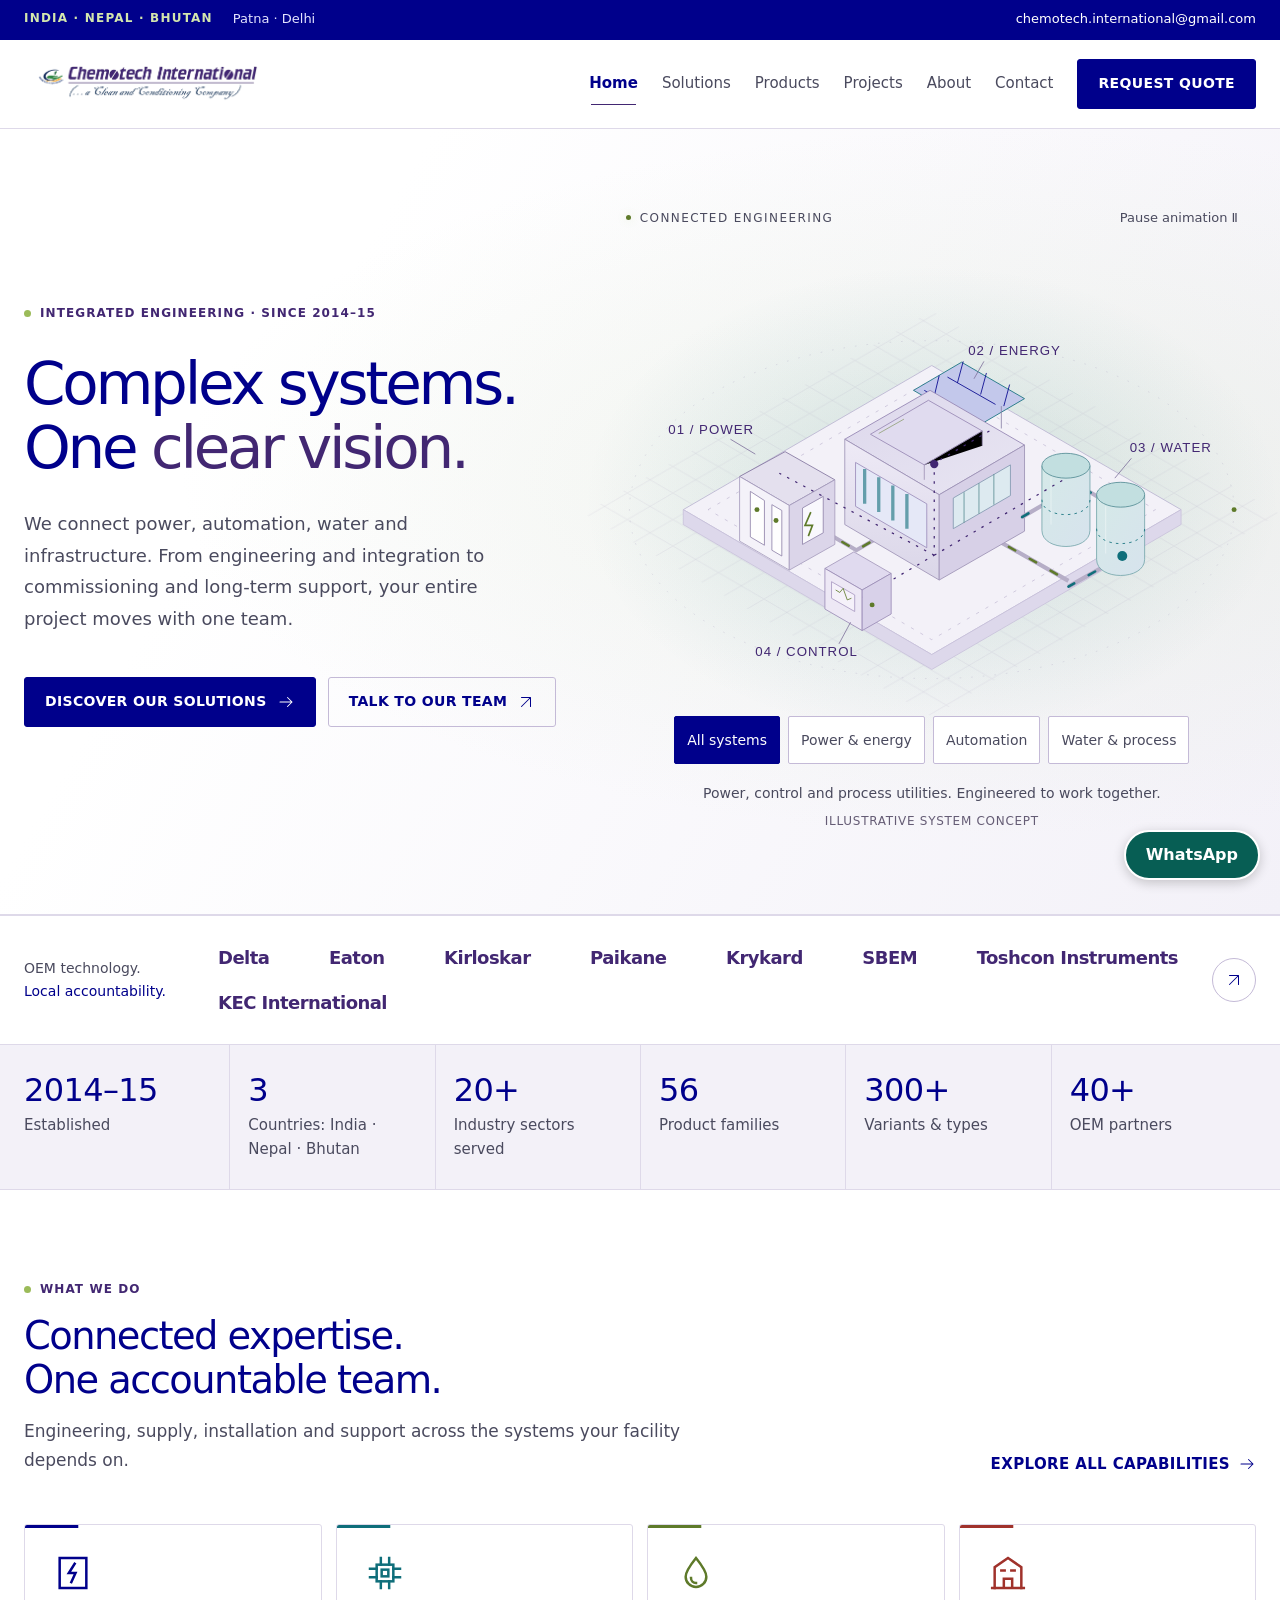
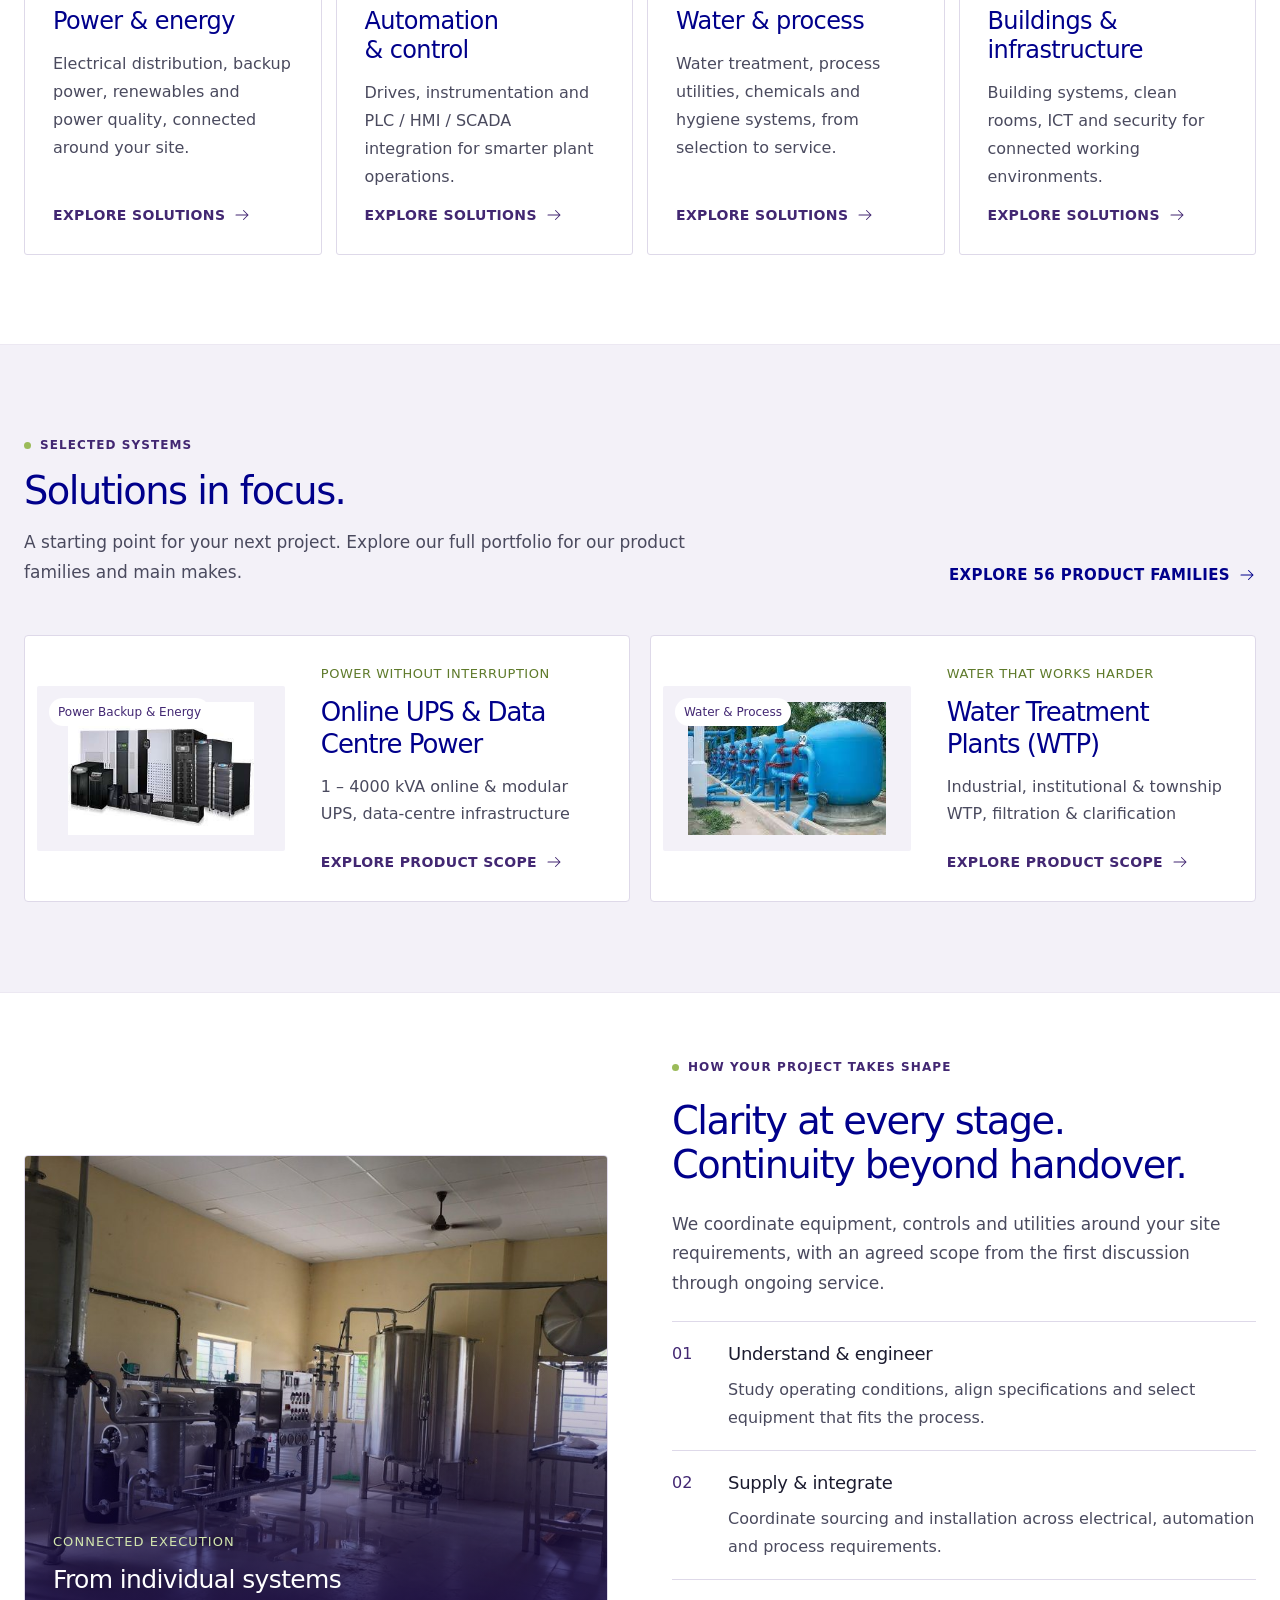
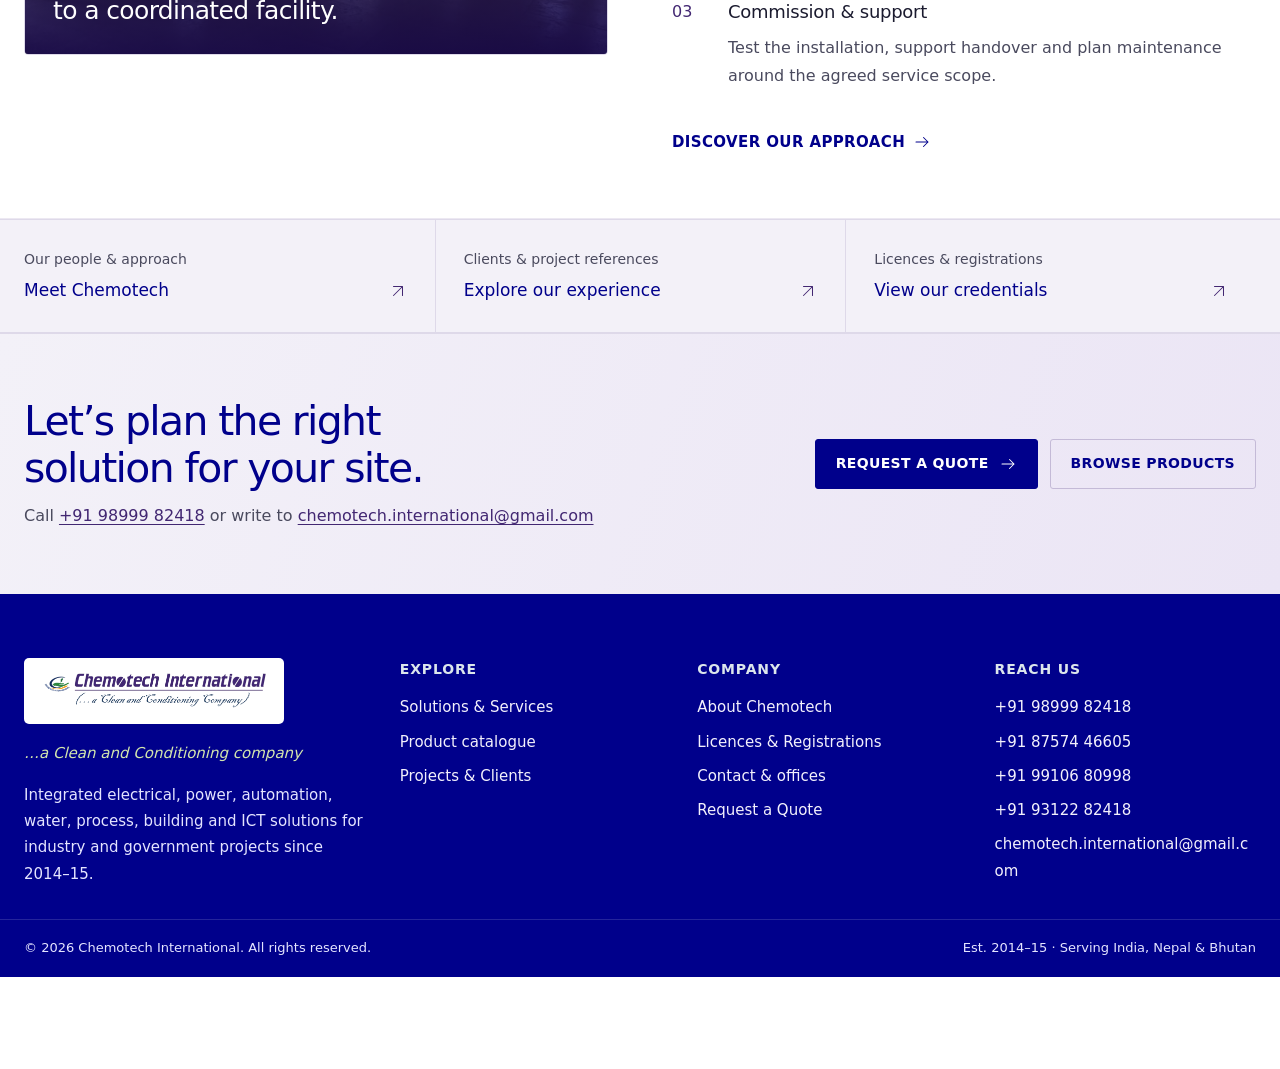
<file: index.html>
<!doctype html>
<html lang="en">
<head>
<meta charset="utf-8">
<meta name="viewport" content="width=device-width, initial-scale=1, viewport-fit=cover">
<title>Chemotech International</title>
<meta name="description" content="Chemotech International: electrical works, DG sets, UPS, VFD / PLC / SCADA automation, water and wastewater treatment, solar, EV charging, building and ICT systems for industry across India, Nepal and Bhutan.">
<meta name="theme-color" content="#00008B">
<script type="application/ld+json">{"@context": "https://schema.org", "@type": "Organization", "name": "Chemotech International", "url": "https://autoaimationxyz.github.io/chemo-public-website/", "logo": "https://autoaimationxyz.github.io/chemo-public-website/assets/img/chemotech-logo.png", "email": "chemotech.international@gmail.com", "telephone": ["+91 98999 82418", "+91 87574 46605", "+91 99106 80998", "+91 93122 82418"], "areaServed": ["India", "Nepal", "Bhutan"]}</script>
<meta property="og:title" content="Chemotech International">
<meta property="og:description" content="Chemotech International: electrical works, DG sets, UPS, VFD / PLC / SCADA automation, water and wastewater treatment, solar, EV charging, building and ICT systems for industry across India, Nepal and Bhutan.">
<link rel="canonical" href="https://autoaimationxyz.github.io/chemo-public-website/index.html">
<meta property="og:url" content="https://autoaimationxyz.github.io/chemo-public-website/index.html">
<meta property="og:site_name" content="Chemotech International">
<meta name="twitter:card" content="summary">
<meta property="og:type" content="website">
<meta property="og:image" content="https://autoaimationxyz.github.io/chemo-public-website/assets/img/chemotech-logo.png">
<link rel="icon" type="image/png" href="favicon.png">
<link rel="stylesheet" href="assets/css/style.css?v=05de015c1cc0">
<link rel="stylesheet" href="assets/css/modern.css?v=c445a4f959f2">
<link rel="stylesheet" href="assets/css/immersive.css?v=84e53301dd92">
<link rel="stylesheet" href="assets/css/profile.css?v=7d99860033bf">
<link rel="stylesheet" href="assets/css/contact-actions.css?v=8717a118b452">
</head>
<body>
<a class="skip-link" href="#main">Skip to content</a>
<div class="topbar" role="region" aria-label="Company coverage and email">
  <div class="wrap">
    <div class="topbar__group">
      <span class="topbar__countries">INDIA · NEPAL · BHUTAN</span>
      <span class="topbar__hide-sm">Patna · Delhi</span>
    </div>
    <div class="topbar__group">
      <a href="mailto:chemotech.international@gmail.com">chemotech.international@gmail.com</a>
    </div>
  </div>
</div>
<header class="site-header">
  <div class="wrap">
    <a class="brand" href="index.html" aria-label="Chemotech International, home">
      <img src="assets/img/chemotech-logo.png" width="1820" height="300" alt="Chemotech International – a Clean and Conditioning Company">
    </a>
    <button class="menu-toggle" type="button" aria-expanded="false" aria-controls="site-nav" aria-label="Open menu">
      <svg viewBox="0 0 24 24" fill="none" stroke="currentColor" stroke-width="2" aria-hidden="true"><path d="M3 6h18M3 12h18M3 18h12"/></svg>
    </button>
    <nav class="nav" id="site-nav" aria-label="Main">
      <a href="index.html" aria-current="page">Home</a><a href="solutions.html">Solutions</a><a href="products.html">Products</a><a href="projects.html">Projects</a><a href="about.html">About</a><a href="contact.html">Contact</a><a class="btn" href="quote.html">Request Quote</a>
    </nav>
  </div>
</header>
<main id="main">

<section class="hero on-navy">
  <div class="wrap">
    <div class="hero__copy">
      <span class="tag">Integrated engineering · Since 2014–15</span>
      <h1>Complex systems.<br>One <em>clear vision.</em></h1>
      <p>We connect power, automation, water and infrastructure. From engineering and integration to commissioning and long-term support, your entire project moves with one team.</p>
      <div class="btn-row">
        <a class="btn btn--green" href="solutions.html">Discover our solutions <svg class="arrow arrow--right" width="18" height="18" viewBox="0 0 24 24" fill="none" stroke="currentColor" stroke-width="1.35" stroke-linecap="round" stroke-linejoin="round" aria-hidden="true" focusable="false"><path d="M4 12h16m-6-6 6 6-6 6"/></svg></a>
        <a class="btn btn--line-light" href="contact.html">Talk to our team <svg class="arrow arrow--up-right" width="18" height="18" viewBox="0 0 24 24" fill="none" stroke="currentColor" stroke-width="1.35" stroke-linecap="round" stroke-linejoin="round" aria-hidden="true" focusable="false"><path d="M6 18 18 6M6 6h12v12"/></svg></a>
      </div>
    </div>
    <div class="system-experience" data-system="all">
  <div class="system-topline"><span><i></i> CONNECTED ENGINEERING</span><button class="motion-toggle" type="button" aria-pressed="false">Pause animation <span aria-hidden="true">Ⅱ</span></button></div>
  <div class="system-stage">
    <svg class="system-svg" viewBox="0 0 900 620" role="group" aria-labelledby="system-title" aria-describedby="system-description">
      <title id="system-title">An integrated industrial ecosystem</title>
      <desc id="system-description">An illustrative plant connects electrical distribution, renewable energy, automation, water treatment and building systems. Animated paths represent the connections between disciplines, not live site data.</desc>
      <defs>
        <linearGradient id="campus-top" x2="1" y2="1"><stop stop-color="#ddd8ec"/><stop offset="1" stop-color="#e8e5f2"/></linearGradient>
        <linearGradient id="building-front" x2="0" y2="1"><stop stop-color="#eeeaf6"/><stop offset="1" stop-color="#dad6e8"/></linearGradient>
        <linearGradient id="tower-fill" x2="1" y2="1"><stop stop-color="#d5e9e8"/><stop offset="1" stop-color="#d7e3ed"/></linearGradient>
        <radialGradient id="system-halo"><stop stop-color="#0f6e7a" stop-opacity=".15"/><stop offset="1" stop-color="#0f6e7a" stop-opacity="0"/></radialGradient>
        <pattern id="site-grid" width="55" height="32" patternUnits="userSpaceOnUse"><path d="M0 16L27.5 0 55 16 27.5 32Z" fill="none" stroke="#422772" stroke-opacity=".13" stroke-width=".6"/></pattern>
        <filter id="signal-glow"><feGaussianBlur stdDeviation="3"/></filter>
      </defs>
      <ellipse cx="450" cy="330" rx="420" ry="285" fill="url(#system-halo)"/>
      <path d="M30 345 450 100 870 345 450 590Z" fill="url(#site-grid)"/>
      <g class="campus-foundation"><path d="M150 340 450 166 751 340 450 515Z" fill="#f3f1f8" stroke="#bbb4d2"/><path d="M150 340v18l300 175 301-175v-18L450 515Z" fill="#ddd8eb" stroke="#c9c2db"/><path d="M180 340 450 183 720 340 450 497Z" fill="none" stroke="#9e93b9" stroke-dasharray="4 9" stroke-opacity=".5"/></g>
      <g class="system-zone" data-zone="power">
        <path class="signal-track" d="M267 335 359 389 454 334 615 426"/><path class="signal-flow power-flow" d="M267 335 359 389 454 334 615 426"/>
        <g transform="translate(218 270)"><path d="M0 30 55 0 115 34 60 65Z" fill="#e4e0ee" stroke="#81739d"/><path d="M0 30v78l60 35V65Z" fill="#f4f2f9" stroke="#a69cbd"/><path d="M60 65 115 34v78l-55 31Z" fill="#dbd5e9" stroke="#a69cbd"/><path d="M13 48v55l17 10V59ZM39 64v55l12 7V71Z" fill="#fefefe" stroke="#8f83aa"/><path d="M76 68v44l25-14V54Z" fill="#f9f8fd" stroke="#8f83aa"/><circle cx="21" cy="70" r="3" fill="#5e7a2a"/><circle cx="44" cy="83" r="3" fill="#5e7a2a"/><path d="m86 73-7 16h9l-5 13" fill="none" stroke="#5e7a2a" stroke-width="2"/></g>
        <g transform="translate(428 176)"><path d="m0 20 58-34 76 44-58 34Z" fill="#c3c8eb" stroke="#0f6e7a"/><path d="m13 20 58 33m-30-49 58 33M31 2l-6 25m35-42-7 26m35-12-7 26m35-12-7 26" stroke="#00008b"/><path d="M20 32v32m86-25v27" stroke="#8b80a7"/><path class="signal-flow power-flow" d="M61 50v55l-35 20"/></g>
      </g>
      <g class="system-zone" data-zone="building">
        <path d="M345 255 448 196 562 262 459 322Z" fill="url(#campus-top)" stroke="#9182b1"/>
        <path d="M345 255v103l114 67V322Z" fill="url(#building-front)" stroke="#9c91b4"/>
        <path d="M459 322 562 262v104l-103 59Z" fill="#d7d0e7" stroke="#9c91b4"/>
        <path d="M358 283v53l86 50v-53Z" fill="#e5e8f7" stroke="#9a8bb9"/>
        <path d="M369 291v42m17-32v42m17-32v42m17-32v42" stroke="#0f6e7a" stroke-width="4" opacity=".6"/>
        <path d="M476 326v37l69-40v-37Z" fill="#ddeaf0" stroke="#8297b0"/>
        <path d="M489 319v37m18-48v37m18-48v37" stroke="#5b8f94"/>
        <path d="m376 249 70-41 65 37-70 41Z" fill="#e0dbef" stroke="#9687b3"/>
        <path d="M441 286v18m0-18 70-41v18" stroke="#9d92b6"/>
        <path class="system-roof-line" d="m386 248 60-34 53 30-59 35Z" fill="none" stroke="#5e7a2a" stroke-opacity=".6"/>
      </g>
      <g class="system-zone" data-zone="water">
        <path class="signal-track" d="M559 349 626 310 680 342v54l-65 37"/><path class="signal-flow water-flow" d="M559 349 626 310 680 342v54l-65 37"/>
        <g transform="translate(583 262)"><path d="M0 25v78c0 26 58 26 58 0V25" fill="url(#tower-fill)" stroke="#75a6ab"/><ellipse cx="29" cy="25" rx="29" ry="15" fill="#c2dfe0" stroke="#538b94"/><path d="M0 66c0 24 58 24 58 0" fill="none" stroke="#0f6e7a" stroke-dasharray="3 5"/><path d="M11 39v57" stroke="#ffffff" opacity=".5"/></g>
        <g transform="translate(649 297)"><path d="M0 25v78c0 26 58 26 58 0V25" fill="url(#tower-fill)" stroke="#75a6ab"/><ellipse cx="29" cy="25" rx="29" ry="15" fill="#c2dfe0" stroke="#538b94"/><path d="M0 66c0 24 58 24 58 0" fill="none" stroke="#0f6e7a" stroke-dasharray="3 5"/><path d="M11 39v57" stroke="#ffffff" opacity=".5"/></g>
        <circle class="system-pulse water-pulse" cx="680" cy="396" r="6" fill="#0f6e7a"/>
      </g>
      <g class="system-zone" data-zone="automation">
        <path class="signal-control" d="M366 446 453 395V284l70-41M453 395l161-94M453 395l-187-99"/>
        <g transform="translate(321 389)"><path d="m0 22 35-20 45 26-35 20Z" fill="#e0daef" stroke="#a396bb"/><path d="M0 22v49l45 26V48Z" fill="#ede8f5" stroke="#9a8cb6"/><path d="m45 48 35-20v49L45 97Z" fill="#d8d1e9" stroke="#9a8cb6"/><path d="m8 38 28 16v20L8 58Z" fill="#f5f1fa" stroke="#a899c2"/><path d="m13 48 5 3 4-5 5 14 5-2" stroke="#5e7a2a" fill="none"/><circle cx="57" cy="66" r="3" fill="#5e7a2a"/></g>
        <circle class="system-pulse control-pulse" cx="453" cy="285" r="5" fill="#422772"/>
      </g>
      <g class="system-labels" fill="#422772" font-family="Arial,sans-serif" font-size="11" letter-spacing="2">
        <a href="solutions.html#pd" aria-label="Explore power distribution"><text x="132" y="249">01 / POWER</text><path d="m207 255 30 18" stroke="#81739d"/></a>
        <a href="solutions.html#pd" aria-label="Explore energy systems"><text x="494" y="153">02 / ENERGY</text><path d="m513 161-12 21" stroke="#81739d"/></a>
        <a href="solutions.html#wp" aria-label="Explore water and process"><text x="689" y="270">03 / WATER</text><path d="m691 278-20 24" stroke="#81739d"/></a>
        <a href="solutions.html#au" aria-label="Explore automation"><text x="237" y="517">04 / CONTROL</text><path d="m338 502 14-26" stroke="#81739d"/></a>
      </g>
      <g class="system-orbit"><ellipse cx="450" cy="340" rx="365" ry="204" fill="none" stroke="#7c6c9c" stroke-opacity=".2" stroke-dasharray="2 12"/><circle cx="815" cy="340" r="3" fill="#5e7a2a"/></g>
    </svg>
  </div>
  <div class="system-controls" role="group" aria-label="Explore engineering disciplines"><button type="button" data-system-mode="all" aria-pressed="true">All systems</button><button type="button" data-system-mode="power" aria-pressed="false">Power & energy</button><button type="button" data-system-mode="automation" aria-pressed="false">Automation</button><button type="button" data-system-mode="water" aria-pressed="false">Water & process</button></div>
  <div class="system-caption"><p id="system-copy" aria-live="polite">Power, control and process utilities. Engineered to work together.</p><span>ILLUSTRATIVE SYSTEM CONCEPT</span></div>
</div>

  </div>
</section>

<section class="ecosystem-band" aria-label="Selected OEM partners"><div class="wrap"><p>OEM technology.<br><b>Local accountability.</b></p><div class="ecosystem-makes"><span>Delta</span><span>Eaton</span><span>Kirloskar</span><span>Paikane</span><span>Krykard</span><span>SBEM</span><span>Toshcon Instruments</span><span>KEC International</span></div><a href="solutions.html#partners" aria-label="See all OEM partners"><svg class="arrow arrow--up-right" width="18" height="18" viewBox="0 0 24 24" fill="none" stroke="currentColor" stroke-width="1.35" stroke-linecap="round" stroke-linejoin="round" aria-hidden="true" focusable="false"><path d="M6 18 18 6M6 6h12v12"/></svg></a></div></section>
<section class="facts" aria-label="At a glance">
  <div class="wrap"><ul><li><b>2014–15</b><span>Established</span></li><li><b>3</b><span>Countries: India · Nepal · Bhutan</span></li><li><b>20+</b><span>Industry sectors served</span></li><li><b>56</b><span>Product families</span></li><li><b>300+</b><span>Variants &amp; types</span></li><li><b>40+</b><span>OEM partners</span></li></ul></div>
</section>

<section class="section home-capabilities">
  <div class="wrap">
    <div class="section-head section-head--split">
      <div class="stack" style="gap:14px">
        <span class="tag">What we do</span>
        <h2>Connected expertise.<br>One accountable team.</h2>
        <p>Engineering, supply, installation and support across the systems your facility depends on.</p>
      </div>
      <a class="text-link" href="solutions.html">Explore all capabilities <svg class="arrow arrow--right" width="18" height="18" viewBox="0 0 24 24" fill="none" stroke="currentColor" stroke-width="1.35" stroke-linecap="round" stroke-linejoin="round" aria-hidden="true" focusable="false"><path d="M4 12h16m-6-6 6 6-6 6"/></svg></a>
    </div>
    <div class="verticals verticals--4"><a class="vpanel" href="solutions.html#pd"><svg class="vicon" viewBox="0 0 24 24" fill="none" stroke="currentColor" stroke-width="1.5" stroke-linecap="square" aria-hidden="true"><rect x="4" y="3" width="16" height="18"/><path d="M13 6.5 9.5 12h4L11 17.5"/></svg><h3>Power &amp; energy</h3><p>Electrical distribution, backup power, renewables and power quality, connected around your site.</p><span class="text-link">Explore solutions <svg class="arrow arrow--right" width="18" height="18" viewBox="0 0 24 24" fill="none" stroke="currentColor" stroke-width="1.35" stroke-linecap="round" stroke-linejoin="round" aria-hidden="true" focusable="false"><path d="M4 12h16m-6-6 6 6-6 6"/></svg></span></a><a class="vpanel" href="solutions.html#au"><svg class="vicon" viewBox="0 0 24 24" fill="none" stroke="currentColor" stroke-width="1.5" stroke-linecap="square" aria-hidden="true"><rect x="7" y="7" width="10" height="10"/><rect x="10" y="10" width="4" height="4"/><path d="M9.5 3v4M14.5 3v4M9.5 17v4M14.5 17v4M3 9.5h4M3 14.5h4M17 9.5h4M17 14.5h4"/></svg><h3>Automation &amp; control</h3><p>Drives, instrumentation and PLC / HMI / SCADA integration for smarter plant operations.</p><span class="text-link">Explore solutions <svg class="arrow arrow--right" width="18" height="18" viewBox="0 0 24 24" fill="none" stroke="currentColor" stroke-width="1.35" stroke-linecap="round" stroke-linejoin="round" aria-hidden="true" focusable="false"><path d="M4 12h16m-6-6 6 6-6 6"/></svg></span></a><a class="vpanel" href="solutions.html#wp"><svg class="vicon" viewBox="0 0 24 24" fill="none" stroke="currentColor" stroke-width="1.5" stroke-linecap="square" aria-hidden="true"><path d="M12 3c-4 5-6.2 8.2-6.2 11.2a6.2 6.2 0 0 0 12.4 0C18.2 11.2 16 8 12 3z"/><path d="M9 15a3 3 0 0 0 3 3"/></svg><h3>Water &amp; process</h3><p>Water treatment, process utilities, chemicals and hygiene systems, from selection to service.</p><span class="text-link">Explore solutions <svg class="arrow arrow--right" width="18" height="18" viewBox="0 0 24 24" fill="none" stroke="currentColor" stroke-width="1.35" stroke-linecap="round" stroke-linejoin="round" aria-hidden="true" focusable="false"><path d="M4 12h16m-6-6 6 6-6 6"/></svg></span></a><a class="vpanel" href="solutions.html#bi"><svg class="vicon" viewBox="0 0 24 24" fill="none" stroke="currentColor" stroke-width="1.5" stroke-linecap="square" aria-hidden="true"><path d="M4 21V8.5L12 3l8 5.5V21"/><path d="M2.5 21h19M9.5 21v-5.5h5V21M8 10.5h2M14 10.5h2"/></svg><h3>Buildings &amp; infrastructure</h3><p>Building systems, clean rooms, ICT and security for connected working environments.</p><span class="text-link">Explore solutions <svg class="arrow arrow--right" width="18" height="18" viewBox="0 0 24 24" fill="none" stroke="currentColor" stroke-width="1.35" stroke-linecap="round" stroke-linejoin="round" aria-hidden="true" focusable="false"><path d="M4 12h16m-6-6 6 6-6 6"/></svg></span></a></div>
  </div>
</section>

<section class="section section--wash featured-section">
  <div class="wrap">
    <div class="section-head section-head--split">
      <div class="stack" style="gap:14px"><span class="tag">Selected systems</span><h2>Solutions in focus.</h2><p>A starting point for your next project. Explore our full portfolio for our product families and main makes.</p></div>
      <a class="text-link" href="products.html">Explore 56 product families <svg class="arrow arrow--right" width="18" height="18" viewBox="0 0 24 24" fill="none" stroke="currentColor" stroke-width="1.35" stroke-linecap="round" stroke-linejoin="round" aria-hidden="true" focusable="false"><path d="M4 12h16m-6-6 6 6-6 6"/></svg></a>
    </div>
    <div class="featured-grid home-featured-grid"><a class="feature-card" href="products.html#p-27"><div class="feature-card__image"><img src="assets/img/solutions/online-ups.jpg" alt="Online UPS Systems" loading="lazy" width="640" height="480"><span>Power Backup &amp; Energy</span></div><div class="feature-card__copy"><small>Power without interruption</small><h3>Online UPS &amp; Data Centre Power</h3><p>1 – 4000 kVA online &amp; modular UPS, data-centre infrastructure</p><span class="text-link">Explore product scope <svg class="arrow arrow--right" width="18" height="18" viewBox="0 0 24 24" fill="none" stroke="currentColor" stroke-width="1.35" stroke-linecap="round" stroke-linejoin="round" aria-hidden="true" focusable="false"><path d="M4 12h16m-6-6 6 6-6 6"/></svg></span></div></a><a class="feature-card" href="products.html#p-39"><div class="feature-card__image"><img src="assets/img/solutions/water-treatment-plant.jpg" alt="Water Treatment Plants" loading="lazy" width="640" height="480"><span>Water &amp; Process</span></div><div class="feature-card__copy"><small>Water that works harder</small><h3>Water Treatment Plants (WTP)</h3><p>Industrial, institutional &amp; township WTP, filtration &amp; clarification</p><span class="text-link">Explore product scope <svg class="arrow arrow--right" width="18" height="18" viewBox="0 0 24 24" fill="none" stroke="currentColor" stroke-width="1.35" stroke-linecap="round" stroke-linejoin="round" aria-hidden="true" focusable="false"><path d="M4 12h16m-6-6 6 6-6 6"/></svg></span></div></a></div>
  </div>
</section>

<section class="section home-delivery">
  <div class="wrap delivery-layout">
    <figure class="delivery-visual"><img src="assets/img/solutions/wtp-on-site.jpg" alt="Process installation with treatment vessels, piping and electrical controls" loading="lazy" width="1000" height="750"><figcaption><span>CONNECTED EXECUTION</span><b>From individual systems<br>to a coordinated facility.</b></figcaption></figure>
    <div class="delivery-copy">
      <span class="tag">How your project takes shape</span>
      <h2>Clarity at every stage.<br>Continuity beyond handover.</h2>
      <p>We coordinate equipment, controls and utilities around your site requirements, with an agreed scope from the first discussion through ongoing service.</p>
      <ol class="delivery-steps">
        <li><span class="list-number" aria-hidden="true">01</span><div><h3>Understand &amp; engineer</h3><p>Study operating conditions, align specifications and select equipment that fits the process.</p></div></li>
        <li><span class="list-number" aria-hidden="true">02</span><div><h3>Supply &amp; integrate</h3><p>Coordinate sourcing and installation across electrical, automation and process requirements.</p></div></li>
        <li><span class="list-number" aria-hidden="true">03</span><div><h3>Commission &amp; support</h3><p>Test the installation, support handover and plan maintenance around the agreed service scope.</p></div></li>
      </ol>
      <a class="text-link" href="solutions.html#delivery">Discover our approach <svg class="arrow arrow--right" width="18" height="18" viewBox="0 0 24 24" fill="none" stroke="currentColor" stroke-width="1.35" stroke-linecap="round" stroke-linejoin="round" aria-hidden="true" focusable="false"><path d="M4 12h16m-6-6 6 6-6 6"/></svg></a>
    </div>
  </div>
</section>

<nav class="home-explore" aria-label="Explore Chemotech">
  <div class="wrap">
    <a href="about.html"><span>Our people &amp; approach</span><b>Meet Chemotech <svg class="arrow arrow--up-right" width="18" height="18" viewBox="0 0 24 24" fill="none" stroke="currentColor" stroke-width="1.35" stroke-linecap="round" stroke-linejoin="round" aria-hidden="true" focusable="false"><path d="M6 18 18 6M6 6h12v12"/></svg></b></a>
    <a href="projects.html#clients"><span>Clients &amp; project references</span><b>Explore our experience <svg class="arrow arrow--up-right" width="18" height="18" viewBox="0 0 24 24" fill="none" stroke="currentColor" stroke-width="1.35" stroke-linecap="round" stroke-linejoin="round" aria-hidden="true" focusable="false"><path d="M6 18 18 6M6 6h12v12"/></svg></b></a>
    <a href="certifications.html"><span>Licences &amp; registrations</span><b>View our credentials <svg class="arrow arrow--up-right" width="18" height="18" viewBox="0 0 24 24" fill="none" stroke="currentColor" stroke-width="1.35" stroke-linecap="round" stroke-linejoin="round" aria-hidden="true" focusable="false"><path d="M6 18 18 6M6 6h12v12"/></svg></b></a>
  </div>
</nav>
<section class="cta on-navy">
  <div class="wrap">
    <div>
      <h2>Let’s plan the right solution for your site.</h2>
      <p>Call <a href="tel:+919899982418">+91 98999 82418</a> or write to <a href="mailto:chemotech.international@gmail.com">chemotech.international@gmail.com</a></p>
    </div>
    <div class="btn-row">
      <a class="btn btn--green" href="quote.html">Request a quote <svg class="arrow arrow--right" width="18" height="18" viewBox="0 0 24 24" fill="none" stroke="currentColor" stroke-width="1.35" stroke-linecap="round" stroke-linejoin="round" aria-hidden="true" focusable="false"><path d="M4 12h16m-6-6 6 6-6 6"/></svg></a>
      <a class="btn btn--line-light" href="products.html">Browse products</a>
    </div>
  </div>
</section>
</main>
<footer class="site-footer">
  <div class="wrap">
    <div class="footer-top">
      <div class="footer-brand">
        <div class="logo-tile"><img src="assets/img/chemotech-logo.png" width="1820" height="300" alt="Chemotech International" loading="lazy"></div>
        <p class="tagline">…a Clean and Conditioning company</p>
        <p>Integrated electrical, power, automation, water, process, building and ICT solutions for industry and government projects since 2014–15.</p>
      </div>
      <div>
        <h2>Explore</h2>
        <ul><li><a href="solutions.html">Solutions &amp; Services</a></li><li><a href="products.html">Product catalogue</a></li><li><a href="projects.html">Projects &amp; Clients</a></li></ul>
      </div>
      <div>
        <h2>Company</h2>
        <ul><li><a href="about.html">About Chemotech</a></li><li><a href="certifications.html">Licences &amp; Registrations</a></li><li><a href="contact.html">Contact &amp; offices</a></li><li><a href="quote.html">Request a Quote</a></li></ul>
      </div>
      <div>
        <h2>Reach us</h2>
        <ul>
          <li><a href="tel:+919899982418">+91 98999 82418</a></li><li><a href="tel:+918757446605">+91 87574 46605</a></li><li><a href="tel:+919910680998">+91 99106 80998</a></li><li><a href="tel:+919312282418">+91 93122 82418</a></li>
          <li><a href="mailto:chemotech.international@gmail.com">chemotech.international@gmail.com</a></li>

        </ul>
      </div>
    </div>
  </div>
  <div class="wrap footer-bottom">
    <span>© <span data-year>2026</span> Chemotech International. All rights reserved.</span>
    <span>Est. 2014–15 · Serving India, Nepal &amp; Bhutan</span>
  </div>
</footer>
<nav class="contact-actions" aria-label="Quick contact">
  <a class="contact-actions__whatsapp" href="https://wa.me/919899982418?text=Hello%20Chemotech%2C%20I%20have%20an%20enquiry%20about%20%E2%80%A6" target="_blank" rel="noopener noreferrer">WhatsApp</a>
  <a class="contact-actions__call" href="tel:+919899982418">Call</a>
</nav>
<script defer src="assets/js/main.js?v=c6a16b14aec7"></script>

</body>
</html>
</file>
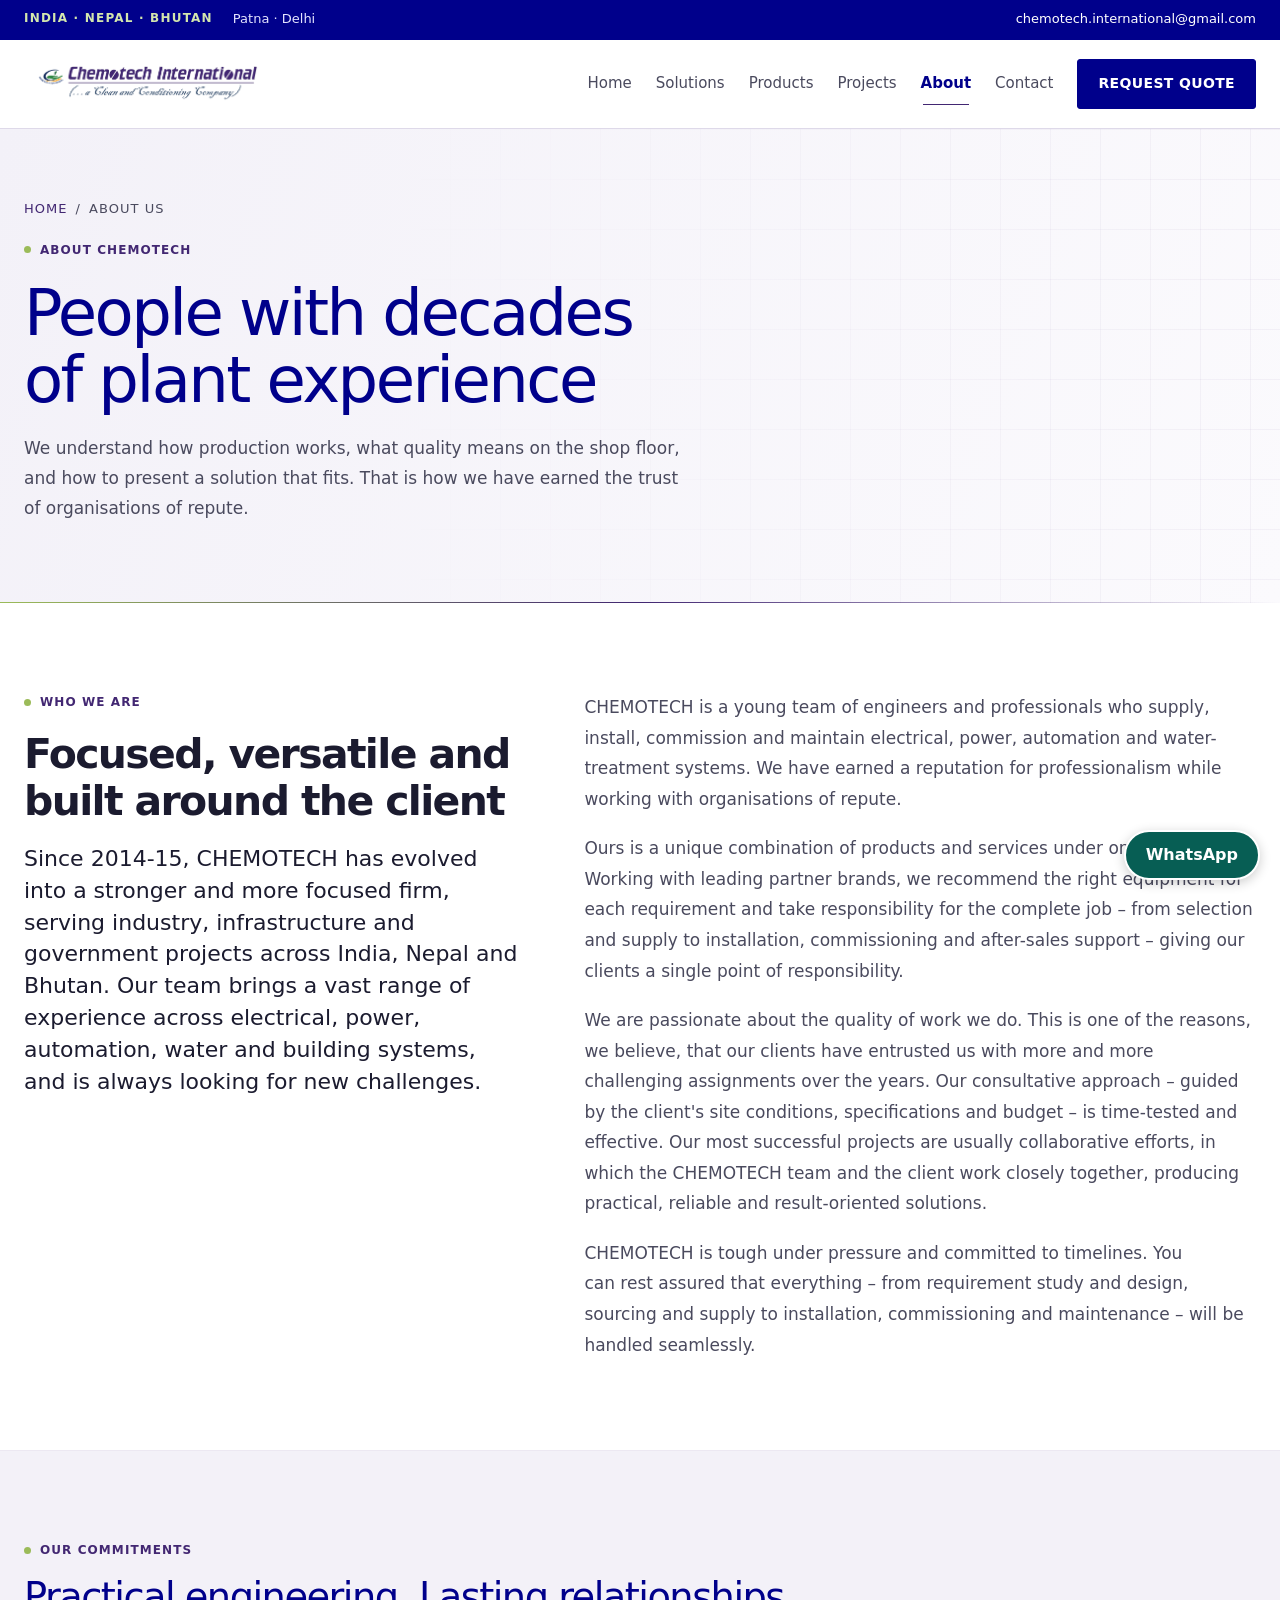
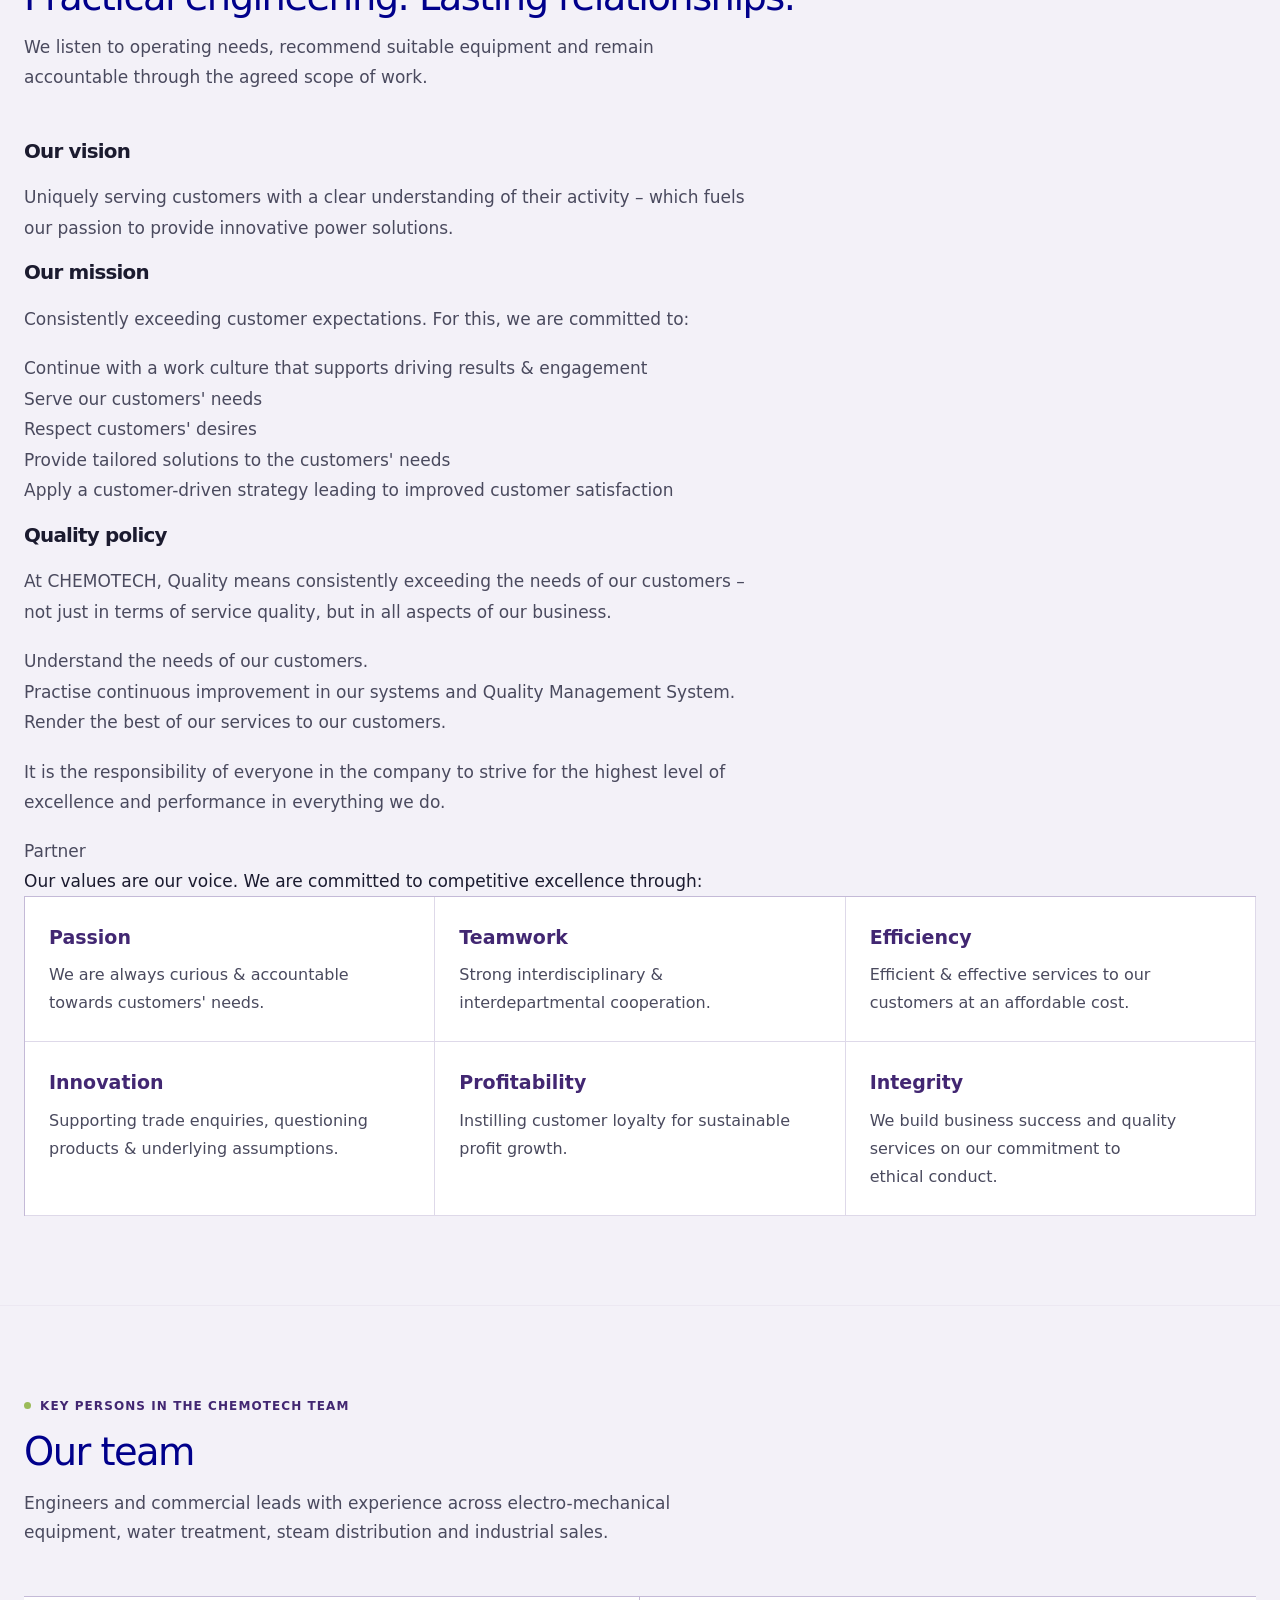
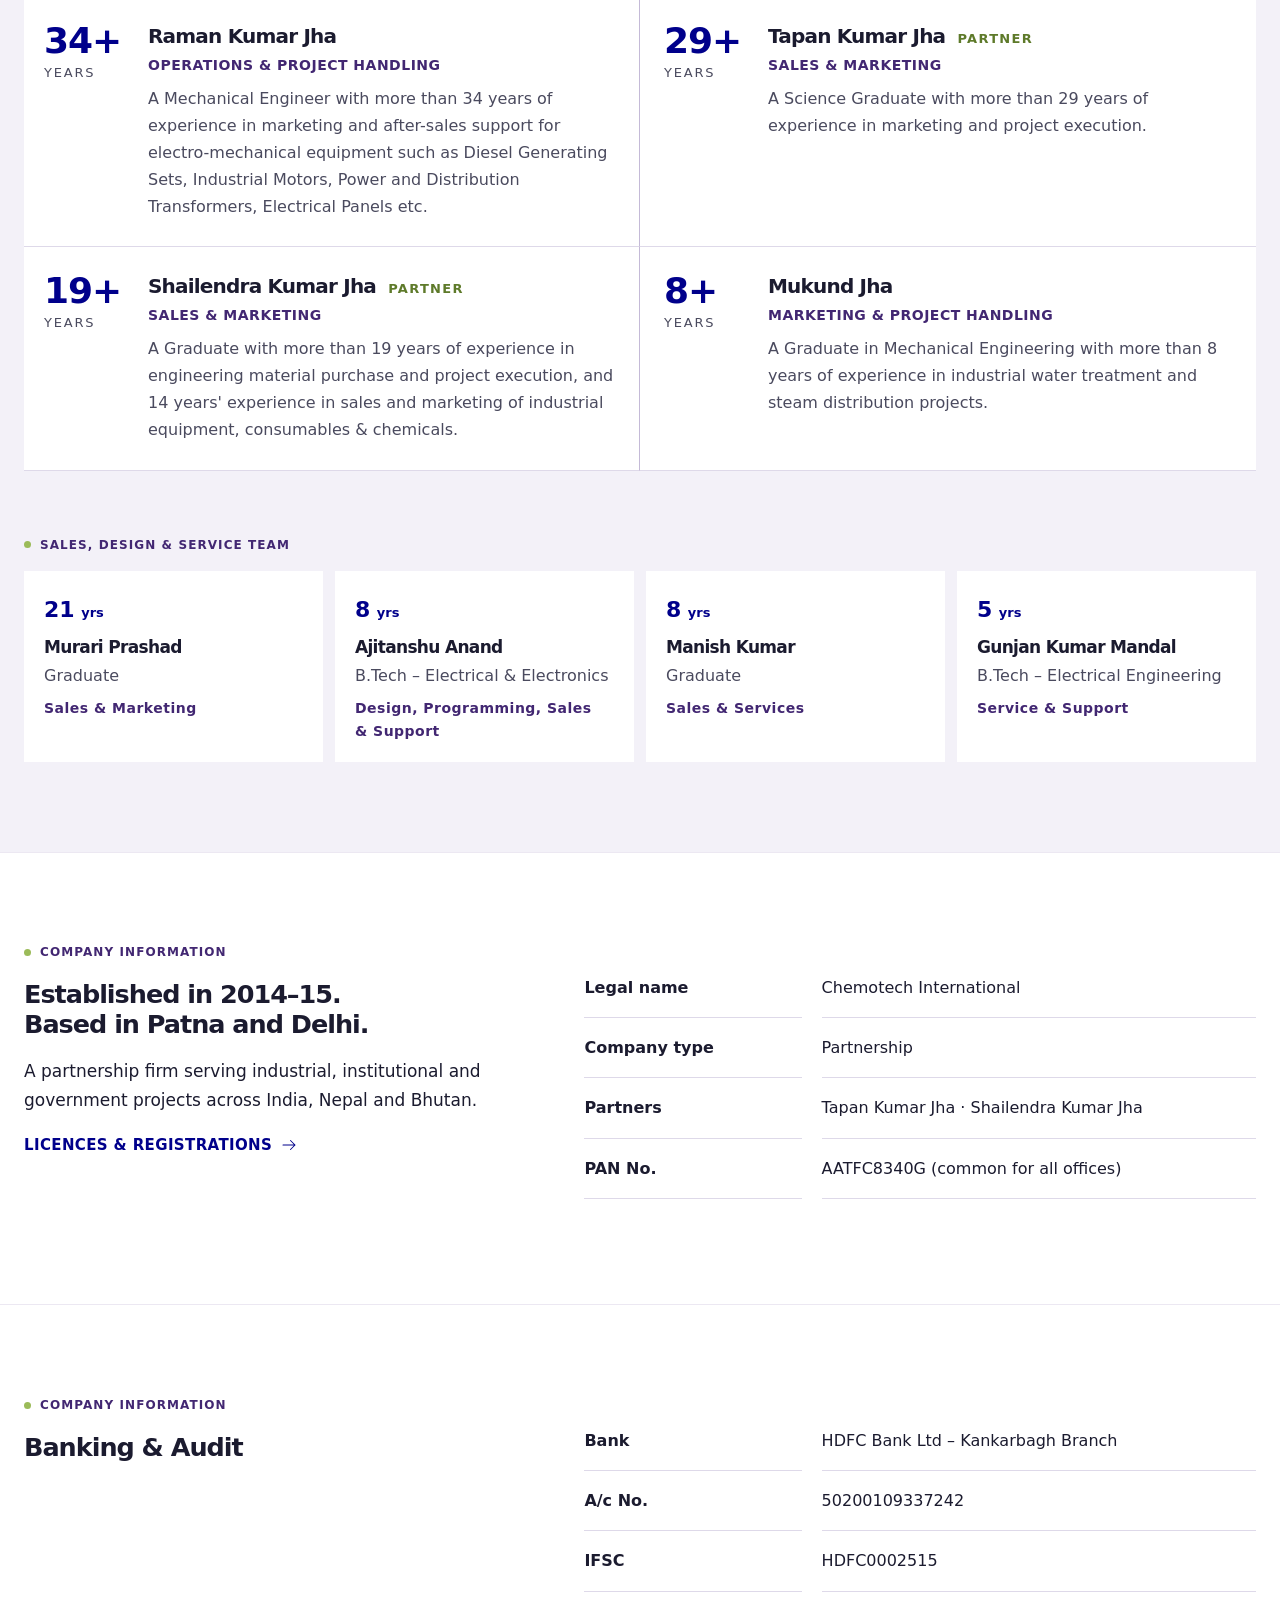
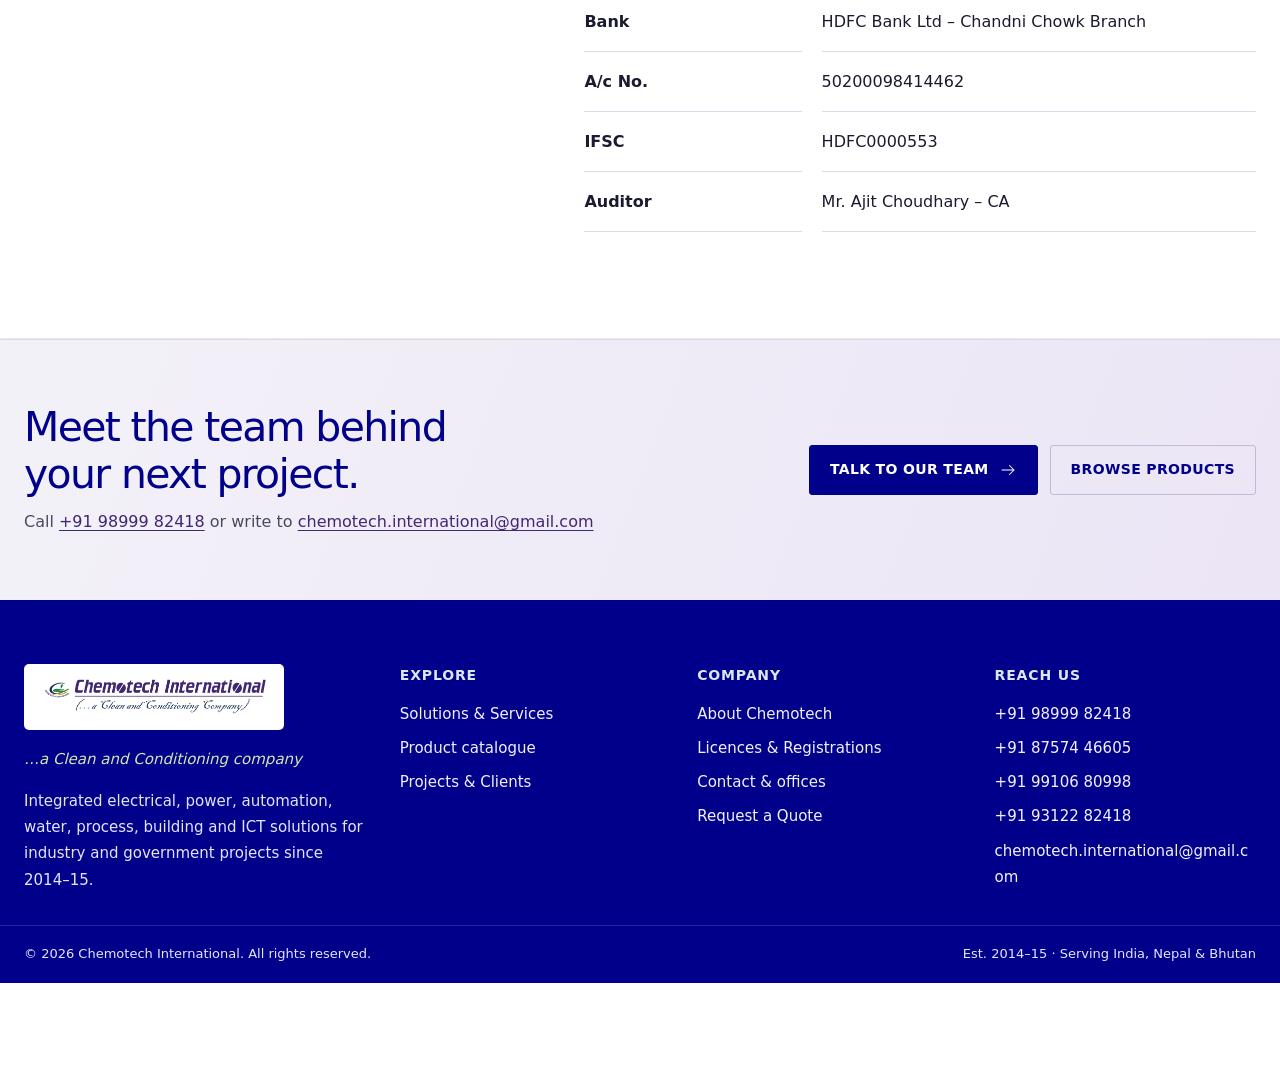
<file: about.html>
<!doctype html>
<html lang="en">
<head>
<meta charset="utf-8">
<meta name="viewport" content="width=device-width, initial-scale=1, viewport-fit=cover">
<title>About Us · Chemotech International</title>
<meta name="description" content="About Chemotech International: our story, values, company information and the team behind our electrical, automation, water and building projects.">
<meta name="theme-color" content="#00008B">
<script type="application/ld+json">{"@context": "https://schema.org", "@type": "Organization", "name": "Chemotech International", "url": "https://autoaimationxyz.github.io/chemo-public-website/", "logo": "https://autoaimationxyz.github.io/chemo-public-website/assets/img/chemotech-logo.png", "email": "chemotech.international@gmail.com", "telephone": ["+91 98999 82418", "+91 87574 46605", "+91 99106 80998", "+91 93122 82418"], "areaServed": ["India", "Nepal", "Bhutan"]}</script>
<meta property="og:title" content="About Us · Chemotech International">
<meta property="og:description" content="About Chemotech International: our story, values, company information and the team behind our electrical, automation, water and building projects.">
<link rel="canonical" href="https://autoaimationxyz.github.io/chemo-public-website/about.html">
<meta property="og:url" content="https://autoaimationxyz.github.io/chemo-public-website/about.html">
<meta property="og:site_name" content="Chemotech International">
<meta name="twitter:card" content="summary">
<meta property="og:type" content="website">
<meta property="og:image" content="https://autoaimationxyz.github.io/chemo-public-website/assets/img/chemotech-logo.png">
<link rel="icon" type="image/png" href="favicon.png">
<link rel="stylesheet" href="assets/css/style.css?v=05de015c1cc0">
<link rel="stylesheet" href="assets/css/modern.css?v=c445a4f959f2">
<link rel="stylesheet" href="assets/css/immersive.css?v=84e53301dd92">
<link rel="stylesheet" href="assets/css/profile.css?v=7d99860033bf">
<link rel="stylesheet" href="assets/css/contact-actions.css?v=8717a118b452">
</head>
<body>
<a class="skip-link" href="#main">Skip to content</a>
<div class="topbar" role="region" aria-label="Company coverage and email">
  <div class="wrap">
    <div class="topbar__group">
      <span class="topbar__countries">INDIA · NEPAL · BHUTAN</span>
      <span class="topbar__hide-sm">Patna · Delhi</span>
    </div>
    <div class="topbar__group">
      <a href="mailto:chemotech.international@gmail.com">chemotech.international@gmail.com</a>
    </div>
  </div>
</div>
<header class="site-header">
  <div class="wrap">
    <a class="brand" href="index.html" aria-label="Chemotech International, home">
      <img src="assets/img/chemotech-logo.png" width="1820" height="300" alt="Chemotech International – a Clean and Conditioning Company">
    </a>
    <button class="menu-toggle" type="button" aria-expanded="false" aria-controls="site-nav" aria-label="Open menu">
      <svg viewBox="0 0 24 24" fill="none" stroke="currentColor" stroke-width="2" aria-hidden="true"><path d="M3 6h18M3 12h18M3 18h12"/></svg>
    </button>
    <nav class="nav" id="site-nav" aria-label="Main">
      <a href="index.html">Home</a><a href="solutions.html">Solutions</a><a href="products.html">Products</a><a href="projects.html">Projects</a><a href="about.html" aria-current="page">About</a><a href="contact.html">Contact</a><a class="btn" href="quote.html">Request Quote</a>
    </nav>
  </div>
</header>
<main id="main">

<section class="page-hero on-navy">
  <div class="wrap">
    <div class="crumbs"><a href="index.html">Home</a><span aria-hidden="true">/</span><span>About Us</span></div>
    <span class="tag">About Chemotech</span>
    <h1>People with decades of plant experience</h1>
    <p>We understand how production works, what quality means on the shop floor, and how to present a solution that fits. That is how we have earned the trust of organisations of repute.</p>
  </div>
  <div class="page-hero__rule"></div>
</section>

<section class="section" id="approach">
  <div class="wrap split">
    <div class="stack" style="gap:18px">
      <span class="tag">Who we are</span>
      <h2 style="font-size:var(--fs-2xl)">Focused, versatile and built around the client</h2>
      <p class="lead">Since 2014-15, CHEMOTECH has evolved into a stronger and more focused firm, serving industry, infrastructure and government projects across India, Nepal and Bhutan. Our team brings a vast range of experience across electrical, power, automation, water and building systems, and is always looking for new challenges.</p>
    </div>
    <div class="prose">
      <p>CHEMOTECH is a young team of engineers and professionals who supply, install, commission and maintain electrical, power, automation and water-treatment systems. We have earned a reputation for professionalism while working with organisations of repute.</p><p>Ours is a unique combination of products and services under one roof. Working with leading partner brands, we recommend the right equipment for each requirement and take responsibility for the complete job – from selection and supply to installation, commissioning and after-sales support – giving our clients a single point of responsibility.</p><p>We are passionate about the quality of work we do. This is one of the reasons, we believe, that our clients have entrusted us with more and more challenging assignments over the years. Our consultative approach – guided by the client&#x27;s site conditions, specifications and budget – is time-tested and effective. Our most successful projects are usually collaborative efforts, in which the CHEMOTECH team and the client work closely together, producing practical, reliable and result-oriented solutions.</p><p>CHEMOTECH is tough under pressure and committed to timelines. You can rest assured that everything – from requirement study and design, sourcing and supply to installation, commissioning and maintenance – will be handled seamlessly.</p>
    </div>
  </div>
</section>
<section class="section section--wash" id="vision"><div class="wrap">
  <div class="section-head"><span class="tag">Our commitments</span><h2>Practical engineering. Lasting relationships.</h2><p>We listen to operating needs, recommend suitable equipment and remain accountable through the agreed scope of work.</p></div>
  <div class="prose"><h3>Our vision</h3><p>Uniquely serving customers with a clear understanding of their activity – which fuels our passion to provide innovative power solutions.</p><h3>Our mission</h3><p>Consistently exceeding customer expectations. For this, we are committed to:</p><ul><li>Continue with a work culture that supports driving results &amp; engagement</li><li>Serve our customers&#x27; needs</li><li>Respect customers&#x27; desires</li><li>Provide tailored solutions to the customers&#x27; needs</li><li>Apply a customer-driven strategy leading to improved customer satisfaction</li></ul><h3>Quality policy</h3><p>At CHEMOTECH, Quality means consistently exceeding the needs of our customers – not just in terms of service quality, but in all aspects of our business.</p><ul><li>Understand the needs of our customers.</li><li>Practise continuous improvement in our systems and Quality Management System.</li><li>Render the best of our services to our customers.</li></ul><p>It is the responsibility of everyone in the company to strive for the highest level of excellence and performance in everything we do.</p><p>Partner</p></div>
  <p>Our values are our voice. We are committed to competitive excellence through:</p>
  <ul class="values"><li><b>Passion</b><span>We are always curious & accountable towards customers' needs.</span></li><li><b>Teamwork</b><span>Strong interdisciplinary & interdepartmental cooperation.</span></li><li><b>Efficiency</b><span>Efficient & effective services to our customers at an affordable cost.</span></li><li><b>Innovation</b><span>Supporting trade enquiries, questioning products & underlying assumptions.</span></li><li><b>Profitability</b><span>Instilling customer loyalty for sustainable profit growth.</span></li><li><b>Integrity</b><span>We build business success and quality services on our commitment to ethical conduct.</span></li></ul>
</div></section>

<section class="section section--wash" id="team">
  <div class="wrap">
    <div class="section-head">
      <span class="tag">Key persons in the Chemotech team</span>
      <h2>Our team</h2>
      <p>Engineers and commercial leads with experience across electro-mechanical equipment, water treatment, steam distribution and industrial sales.</p>
    </div>
    <div class="team"><article class="person">
        <div class="person__yrs"><b>34+</b><span>years</span></div>
        <div><h3>Raman Kumar Jha</h3><p class="role">Operations &amp; Project Handling</p><p>A Mechanical Engineer with more than 34 years of experience in marketing and after-sales support for electro-mechanical equipment such as Diesel Generating Sets, Industrial Motors, Power and Distribution Transformers, Electrical Panels etc.</p></div>
      </article><article class="person">
        <div class="person__yrs"><b>29+</b><span>years</span></div>
        <div><h3>Tapan Kumar Jha <small>Partner</small></h3><p class="role">Sales &amp; Marketing</p><p>A Science Graduate with more than 29 years of experience in marketing and project execution.</p></div>
      </article><article class="person">
        <div class="person__yrs"><b>19+</b><span>years</span></div>
        <div><h3>Shailendra Kumar Jha <small>Partner</small></h3><p class="role">Sales &amp; Marketing</p><p>A Graduate with more than 19 years of experience in engineering material purchase and project execution, and 14 years&#x27; experience in sales and marketing of industrial equipment, consumables &amp; chemicals.</p></div>
      </article><article class="person">
        <div class="person__yrs"><b>8+</b><span>years</span></div>
        <div><h3>Mukund Jha</h3><p class="role">Marketing &amp; Project Handling</p><p>A Graduate in Mechanical Engineering with more than 8 years of experience in industrial water treatment and steam distribution projects.</p></div>
      </article></div>
    <h3 class="tag mt-lg" style="margin-bottom:16px">Sales, design &amp; service team</h3>
    <ul class="crew"><li><b class="yrs">21<small> yrs</small></b><h3>Murari Prashad</h3><span>Graduate</span><span class="role">Sales &amp; Marketing</span></li><li><b class="yrs">8<small> yrs</small></b><h3>Ajitanshu Anand</h3><span>B.Tech – Electrical &amp; Electronics</span><span class="role">Design, Programming, Sales &amp; Support</span></li><li><b class="yrs">8<small> yrs</small></b><h3>Manish Kumar</h3><span>Graduate</span><span class="role">Sales &amp; Services</span></li><li><b class="yrs">5<small> yrs</small></b><h3>Gunjan Kumar Mandal</h3><span>B.Tech – Electrical Engineering</span><span class="role">Service &amp; Support</span></li></ul>
  </div>
</section>

<section class="section" id="company-details"><div class="wrap split"><div class="stack"><span class="tag">Company information</span><h2>Established in 2014–15. Based in Patna and Delhi.</h2><p>A partnership firm serving industrial, institutional and government projects across India, Nepal and Bhutan.</p><a class="text-link" href="certifications.html">Licences &amp; registrations <svg class="arrow arrow--right" width="18" height="18" viewBox="0 0 24 24" fill="none" stroke="currentColor" stroke-width="1.35" stroke-linecap="round" stroke-linejoin="round" aria-hidden="true" focusable="false"><path d="M4 12h16m-6-6 6 6-6 6"/></svg></a></div><dl class="company-facts"><dt>Legal name</dt><dd>Chemotech International</dd><dt>Company type</dt><dd>Partnership</dd><dt>Partners</dt><dd>Tapan Kumar Jha · Shailendra Kumar Jha</dd><dt>PAN No.</dt><dd>AATFC8340G (common for all offices)</dd></dl></div></section>
<section class="section" id="banking-audit"><div class="wrap split"><div class="stack"><span class="tag">Company information</span><h2>Banking &amp; Audit</h2></div><dl class="company-facts"><dt>Bank</dt><dd>HDFC Bank Ltd – Kankarbagh Branch</dd><dt>A/c No.</dt><dd class="mono">50200109337242</dd><dt>IFSC</dt><dd class="mono">HDFC0002515</dd><dt>Bank</dt><dd>HDFC Bank Ltd – Chandni Chowk Branch</dd><dt>A/c No.</dt><dd class="mono">50200098414462</dd><dt>IFSC</dt><dd class="mono">HDFC0000553</dd><dt>Auditor</dt><dd>Mr. Ajit Choudhary – CA</dd></dl></div></section>
<section class="cta on-navy">
  <div class="wrap">
    <div>
      <h2>Meet the team behind your next project.</h2>
      <p>Call <a href="tel:+919899982418">+91 98999 82418</a> or write to <a href="mailto:chemotech.international@gmail.com">chemotech.international@gmail.com</a></p>
    </div>
    <div class="btn-row">
      <a class="btn btn--green" href="contact.html">Talk to our team <svg class="arrow arrow--right" width="18" height="18" viewBox="0 0 24 24" fill="none" stroke="currentColor" stroke-width="1.35" stroke-linecap="round" stroke-linejoin="round" aria-hidden="true" focusable="false"><path d="M4 12h16m-6-6 6 6-6 6"/></svg></a>
      <a class="btn btn--line-light" href="products.html">Browse products</a>
    </div>
  </div>
</section>
</main>
<footer class="site-footer">
  <div class="wrap">
    <div class="footer-top">
      <div class="footer-brand">
        <div class="logo-tile"><img src="assets/img/chemotech-logo.png" width="1820" height="300" alt="Chemotech International" loading="lazy"></div>
        <p class="tagline">…a Clean and Conditioning company</p>
        <p>Integrated electrical, power, automation, water, process, building and ICT solutions for industry and government projects since 2014–15.</p>
      </div>
      <div>
        <h2>Explore</h2>
        <ul><li><a href="solutions.html">Solutions &amp; Services</a></li><li><a href="products.html">Product catalogue</a></li><li><a href="projects.html">Projects &amp; Clients</a></li></ul>
      </div>
      <div>
        <h2>Company</h2>
        <ul><li><a href="about.html">About Chemotech</a></li><li><a href="certifications.html">Licences &amp; Registrations</a></li><li><a href="contact.html">Contact &amp; offices</a></li><li><a href="quote.html">Request a Quote</a></li></ul>
      </div>
      <div>
        <h2>Reach us</h2>
        <ul>
          <li><a href="tel:+919899982418">+91 98999 82418</a></li><li><a href="tel:+918757446605">+91 87574 46605</a></li><li><a href="tel:+919910680998">+91 99106 80998</a></li><li><a href="tel:+919312282418">+91 93122 82418</a></li>
          <li><a href="mailto:chemotech.international@gmail.com">chemotech.international@gmail.com</a></li>

        </ul>
      </div>
    </div>
  </div>
  <div class="wrap footer-bottom">
    <span>© <span data-year>2026</span> Chemotech International. All rights reserved.</span>
    <span>Est. 2014–15 · Serving India, Nepal &amp; Bhutan</span>
  </div>
</footer>
<nav class="contact-actions" aria-label="Quick contact">
  <a class="contact-actions__whatsapp" href="https://wa.me/919899982418?text=Hello%20Chemotech%2C%20I%20have%20an%20enquiry%20about%20%E2%80%A6" target="_blank" rel="noopener noreferrer">WhatsApp</a>
  <a class="contact-actions__call" href="tel:+919899982418">Call</a>
</nav>
<script defer src="assets/js/main.js?v=c6a16b14aec7"></script>

</body>
</html>
</file>
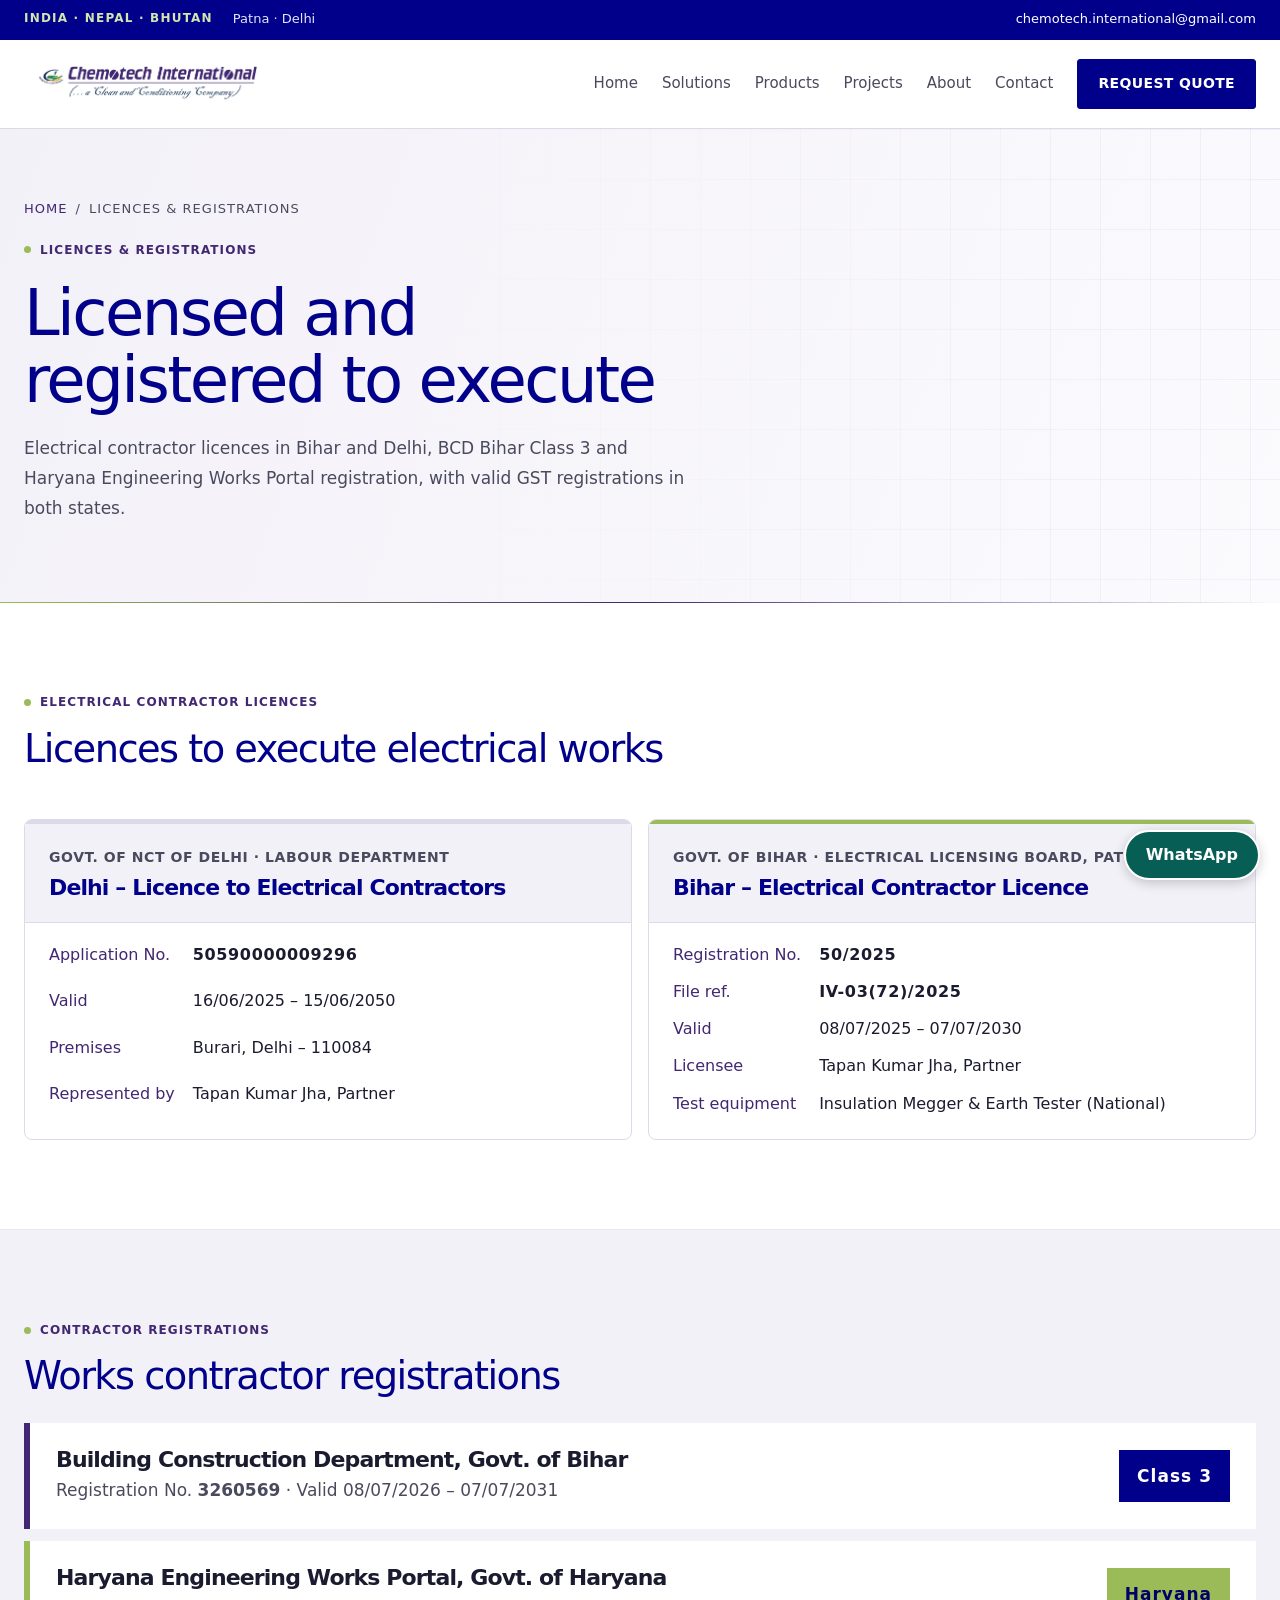
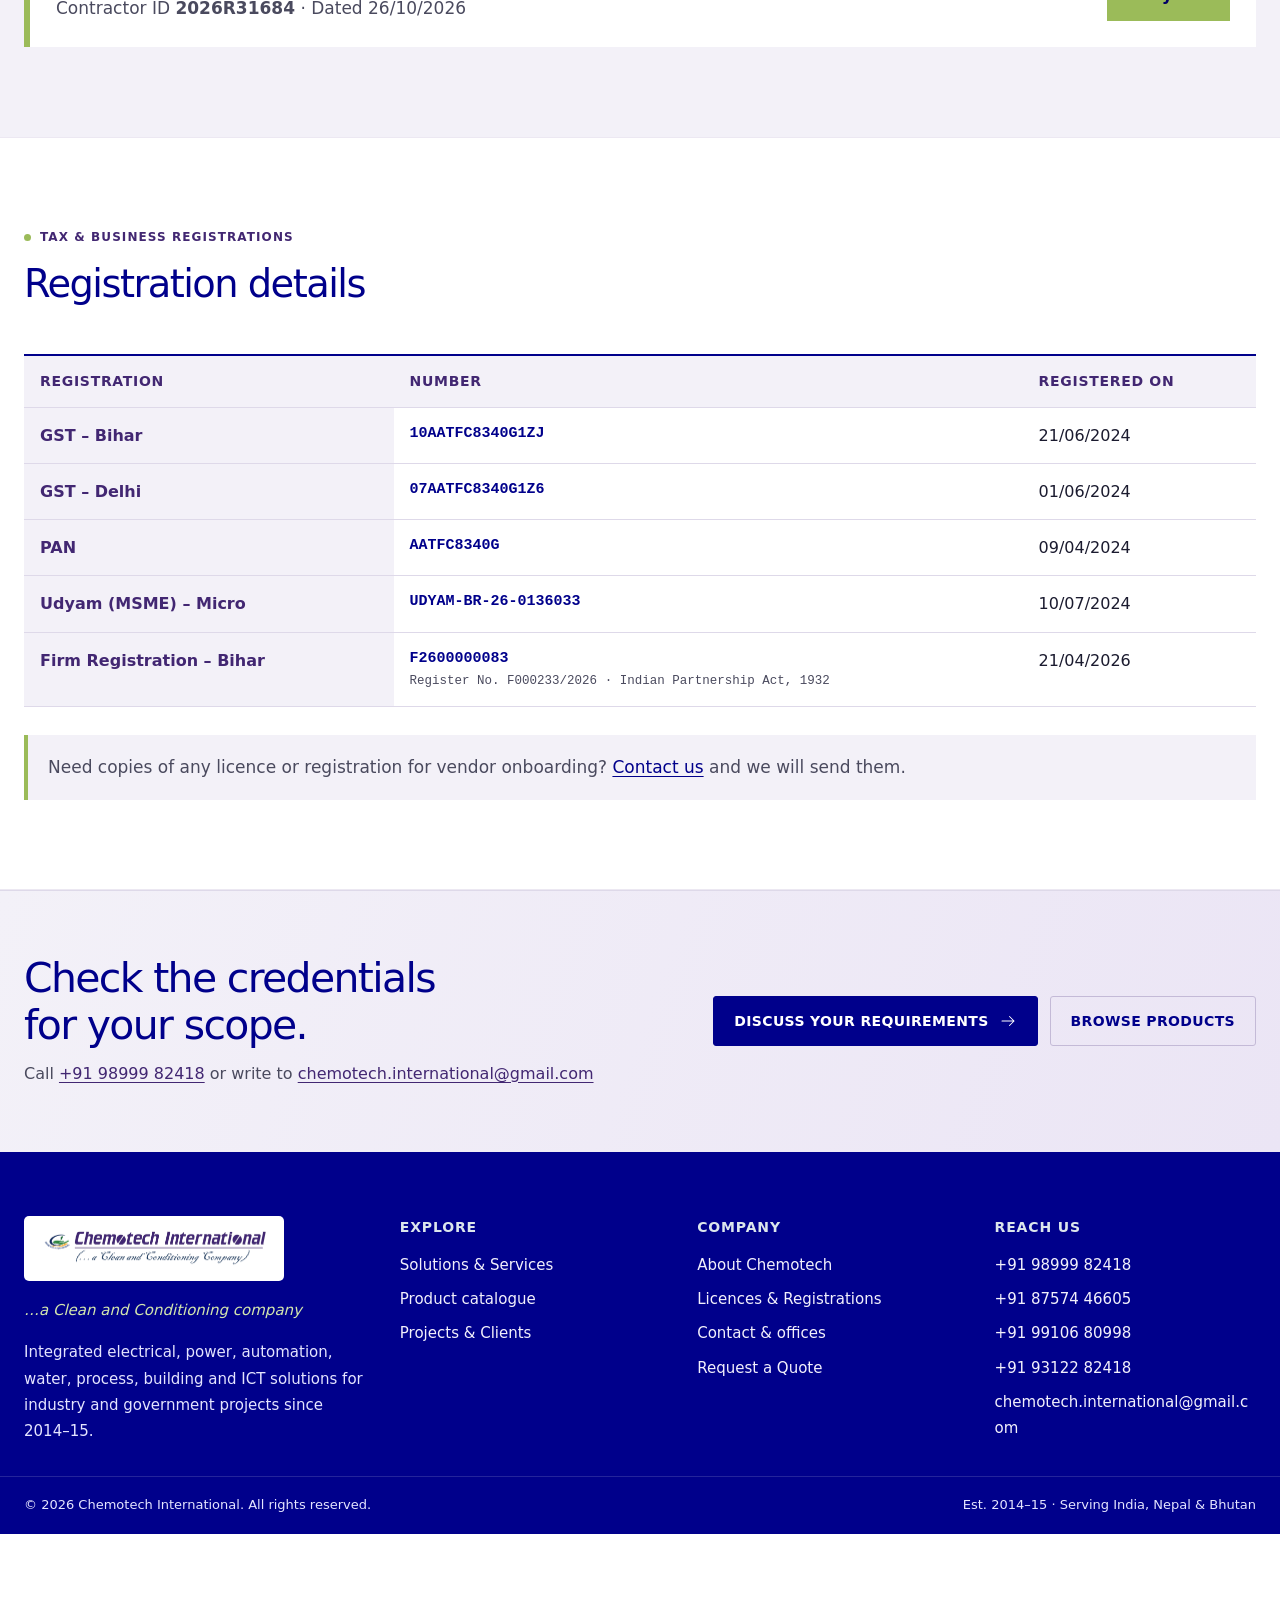
<file: certifications.html>
<!doctype html>
<html lang="en">
<head>
<meta charset="utf-8">
<meta name="viewport" content="width=device-width, initial-scale=1, viewport-fit=cover">
<title>Licences & Registrations · Chemotech International</title>
<meta name="description" content="Chemotech International licences and registrations: Delhi and Bihar electrical contractor licences, BCD Bihar Class 3, Haryana Engineering Works Portal, GST, PAN, Udyam MSME and firm registration.">
<meta name="theme-color" content="#00008B">
<script type="application/ld+json">{"@context": "https://schema.org", "@type": "Organization", "name": "Chemotech International", "url": "https://autoaimationxyz.github.io/chemo-public-website/", "logo": "https://autoaimationxyz.github.io/chemo-public-website/assets/img/chemotech-logo.png", "email": "chemotech.international@gmail.com", "telephone": ["+91 98999 82418", "+91 87574 46605", "+91 99106 80998", "+91 93122 82418"], "areaServed": ["India", "Nepal", "Bhutan"]}</script>
<meta property="og:title" content="Licences & Registrations · Chemotech International">
<meta property="og:description" content="Chemotech International licences and registrations: Delhi and Bihar electrical contractor licences, BCD Bihar Class 3, Haryana Engineering Works Portal, GST, PAN, Udyam MSME and firm registration.">
<link rel="canonical" href="https://autoaimationxyz.github.io/chemo-public-website/certifications.html">
<meta property="og:url" content="https://autoaimationxyz.github.io/chemo-public-website/certifications.html">
<meta property="og:site_name" content="Chemotech International">
<meta name="twitter:card" content="summary">
<meta property="og:type" content="website">
<meta property="og:image" content="https://autoaimationxyz.github.io/chemo-public-website/assets/img/chemotech-logo.png">
<link rel="icon" type="image/png" href="favicon.png">
<link rel="stylesheet" href="assets/css/style.css?v=05de015c1cc0">
<link rel="stylesheet" href="assets/css/modern.css?v=c445a4f959f2">
<link rel="stylesheet" href="assets/css/immersive.css?v=84e53301dd92">
<link rel="stylesheet" href="assets/css/profile.css?v=7d99860033bf">
<link rel="stylesheet" href="assets/css/contact-actions.css?v=8717a118b452">
</head>
<body>
<a class="skip-link" href="#main">Skip to content</a>
<div class="topbar" role="region" aria-label="Company coverage and email">
  <div class="wrap">
    <div class="topbar__group">
      <span class="topbar__countries">INDIA · NEPAL · BHUTAN</span>
      <span class="topbar__hide-sm">Patna · Delhi</span>
    </div>
    <div class="topbar__group">
      <a href="mailto:chemotech.international@gmail.com">chemotech.international@gmail.com</a>
    </div>
  </div>
</div>
<header class="site-header">
  <div class="wrap">
    <a class="brand" href="index.html" aria-label="Chemotech International, home">
      <img src="assets/img/chemotech-logo.png" width="1820" height="300" alt="Chemotech International – a Clean and Conditioning Company">
    </a>
    <button class="menu-toggle" type="button" aria-expanded="false" aria-controls="site-nav" aria-label="Open menu">
      <svg viewBox="0 0 24 24" fill="none" stroke="currentColor" stroke-width="2" aria-hidden="true"><path d="M3 6h18M3 12h18M3 18h12"/></svg>
    </button>
    <nav class="nav" id="site-nav" aria-label="Main">
      <a href="index.html">Home</a><a href="solutions.html">Solutions</a><a href="products.html">Products</a><a href="projects.html">Projects</a><a href="about.html">About</a><a href="contact.html">Contact</a><a class="btn" href="quote.html">Request Quote</a>
    </nav>
  </div>
</header>
<main id="main">

<section class="page-hero on-navy">
  <div class="wrap">
    <div class="crumbs"><a href="index.html">Home</a><span aria-hidden="true">/</span><span>Licences & Registrations</span></div>
    <span class="tag">Licences &amp; registrations</span>
    <h1>Licensed and registered to execute</h1>
    <p>Electrical contractor licences in Bihar and Delhi, BCD Bihar Class 3 and Haryana Engineering Works Portal registration, with valid GST registrations in both states.</p>
  </div>
  <div class="page-hero__rule"></div>
</section>

<section class="section">
  <div class="wrap">
    <div class="section-head">
      <span class="tag">Electrical contractor licences</span>
      <h2>Licences to execute electrical works</h2>
    </div>
    <div class="lic-cards">
      <article class="lic">
        <header><small>Govt. of NCT of Delhi · Labour Department</small><h3>Delhi – Licence to Electrical Contractors</h3></header>
        <dl>
          <dt>Application No.</dt><dd class="mono">50590000009296</dd>
          <dt>Valid</dt><dd>16/06/2025 – 15/06/2050</dd>
          <dt>Premises</dt><dd>Burari, Delhi – 110084</dd>
          <dt>Represented by</dt><dd>Tapan Kumar Jha, Partner</dd>
        </dl>
      </article>
      <article class="lic">
        <header><small>Govt. of Bihar · Electrical Licensing Board, Patna</small><h3>Bihar – Electrical Contractor Licence</h3></header>
        <dl>
          <dt>Registration No.</dt><dd class="mono">50/2025</dd>
          <dt>File ref.</dt><dd class="mono">IV-03(72)/2025</dd>
          <dt>Valid</dt><dd>08/07/2025 – 07/07/2030</dd>
          <dt>Licensee</dt><dd>Tapan Kumar Jha, Partner</dd>
          <dt>Test equipment</dt><dd>Insulation Megger &amp; Earth Tester (National)</dd>
        </dl>
      </article>
    </div>
  </div>
</section>

<section class="section section--tight section--wash">
  <div class="wrap">
    <div class="section-head" style="margin-bottom:24px">
      <span class="tag">Contractor registrations</span>
      <h2>Works contractor registrations</h2>
    </div>
    <div class="stack" style="gap:12px">
      <div class="reg-banner" style="background:var(--paper)">
        <div><h3>Building Construction Department, Govt. of Bihar</h3><p>Registration No. <b>3260569</b> · Valid 08/07/2026 – 07/07/2031</p></div>
        <span class="class">Class 3</span>
      </div>
      <div class="reg-banner" style="background:var(--paper);border-left-color:var(--green)">
        <div><h3>Haryana Engineering Works Portal, Govt. of Haryana</h3><p>Contractor ID <b>2026R31684</b> · Dated 26/10/2026</p></div>
        <span class="class" style="background:var(--green);color:var(--navy-deep)">Haryana</span>
      </div>
    </div>
  </div>
</section>

<section class="section">
  <div class="wrap">
    <div class="section-head">
      <span class="tag">Tax &amp; business registrations</span>
      <h2>Registration details</h2>
    </div>
    <div class="table-wrap" tabindex="0" role="region" aria-label="Registration details table">
      <table class="data">
        <thead><tr><th scope="col">Registration</th><th scope="col">Number</th><th scope="col">Registered on</th></tr></thead>
        <tbody>
          <tr><th scope="row">GST – Bihar</th><td class="mono">10AATFC8340G1ZJ</td><td>21/06/2024</td></tr>
          <tr><th scope="row">GST – Delhi</th><td class="mono">07AATFC8340G1Z6</td><td>01/06/2024</td></tr>
          <tr><th scope="row">PAN</th><td class="mono">AATFC8340G</td><td>09/04/2024</td></tr>
          <tr><th scope="row">Udyam (MSME) – Micro</th><td class="mono">UDYAM-BR-26-0136033</td><td>10/07/2024</td></tr>
          <tr><th scope="row">Firm Registration – Bihar</th><td class="mono">F2600000083<small>Register No. F000233/2026 · Indian Partnership Act, 1932</small></td><td>21/04/2026</td></tr>
        </tbody>
      </table>
    </div>
    <div class="note mt-md">Need copies of any licence or registration for vendor onboarding? <a href="contact.html">Contact us</a> and we will send them.</div>
  </div>
</section>
<section class="cta on-navy">
  <div class="wrap">
    <div>
      <h2>Check the credentials for your scope.</h2>
      <p>Call <a href="tel:+919899982418">+91 98999 82418</a> or write to <a href="mailto:chemotech.international@gmail.com">chemotech.international@gmail.com</a></p>
    </div>
    <div class="btn-row">
      <a class="btn btn--green" href="contact.html">Discuss your requirements <svg class="arrow arrow--right" width="18" height="18" viewBox="0 0 24 24" fill="none" stroke="currentColor" stroke-width="1.35" stroke-linecap="round" stroke-linejoin="round" aria-hidden="true" focusable="false"><path d="M4 12h16m-6-6 6 6-6 6"/></svg></a>
      <a class="btn btn--line-light" href="products.html">Browse products</a>
    </div>
  </div>
</section>
</main>
<footer class="site-footer">
  <div class="wrap">
    <div class="footer-top">
      <div class="footer-brand">
        <div class="logo-tile"><img src="assets/img/chemotech-logo.png" width="1820" height="300" alt="Chemotech International" loading="lazy"></div>
        <p class="tagline">…a Clean and Conditioning company</p>
        <p>Integrated electrical, power, automation, water, process, building and ICT solutions for industry and government projects since 2014–15.</p>
      </div>
      <div>
        <h2>Explore</h2>
        <ul><li><a href="solutions.html">Solutions &amp; Services</a></li><li><a href="products.html">Product catalogue</a></li><li><a href="projects.html">Projects &amp; Clients</a></li></ul>
      </div>
      <div>
        <h2>Company</h2>
        <ul><li><a href="about.html">About Chemotech</a></li><li><a href="certifications.html">Licences &amp; Registrations</a></li><li><a href="contact.html">Contact &amp; offices</a></li><li><a href="quote.html">Request a Quote</a></li></ul>
      </div>
      <div>
        <h2>Reach us</h2>
        <ul>
          <li><a href="tel:+919899982418">+91 98999 82418</a></li><li><a href="tel:+918757446605">+91 87574 46605</a></li><li><a href="tel:+919910680998">+91 99106 80998</a></li><li><a href="tel:+919312282418">+91 93122 82418</a></li>
          <li><a href="mailto:chemotech.international@gmail.com">chemotech.international@gmail.com</a></li>

        </ul>
      </div>
    </div>
  </div>
  <div class="wrap footer-bottom">
    <span>© <span data-year>2026</span> Chemotech International. All rights reserved.</span>
    <span>Est. 2014–15 · Serving India, Nepal &amp; Bhutan</span>
  </div>
</footer>
<nav class="contact-actions" aria-label="Quick contact">
  <a class="contact-actions__whatsapp" href="https://wa.me/919899982418?text=Hello%20Chemotech%2C%20I%20have%20an%20enquiry%20about%20%E2%80%A6" target="_blank" rel="noopener noreferrer">WhatsApp</a>
  <a class="contact-actions__call" href="tel:+919899982418">Call</a>
</nav>
<script defer src="assets/js/main.js?v=c6a16b14aec7"></script>

</body>
</html>
</file>
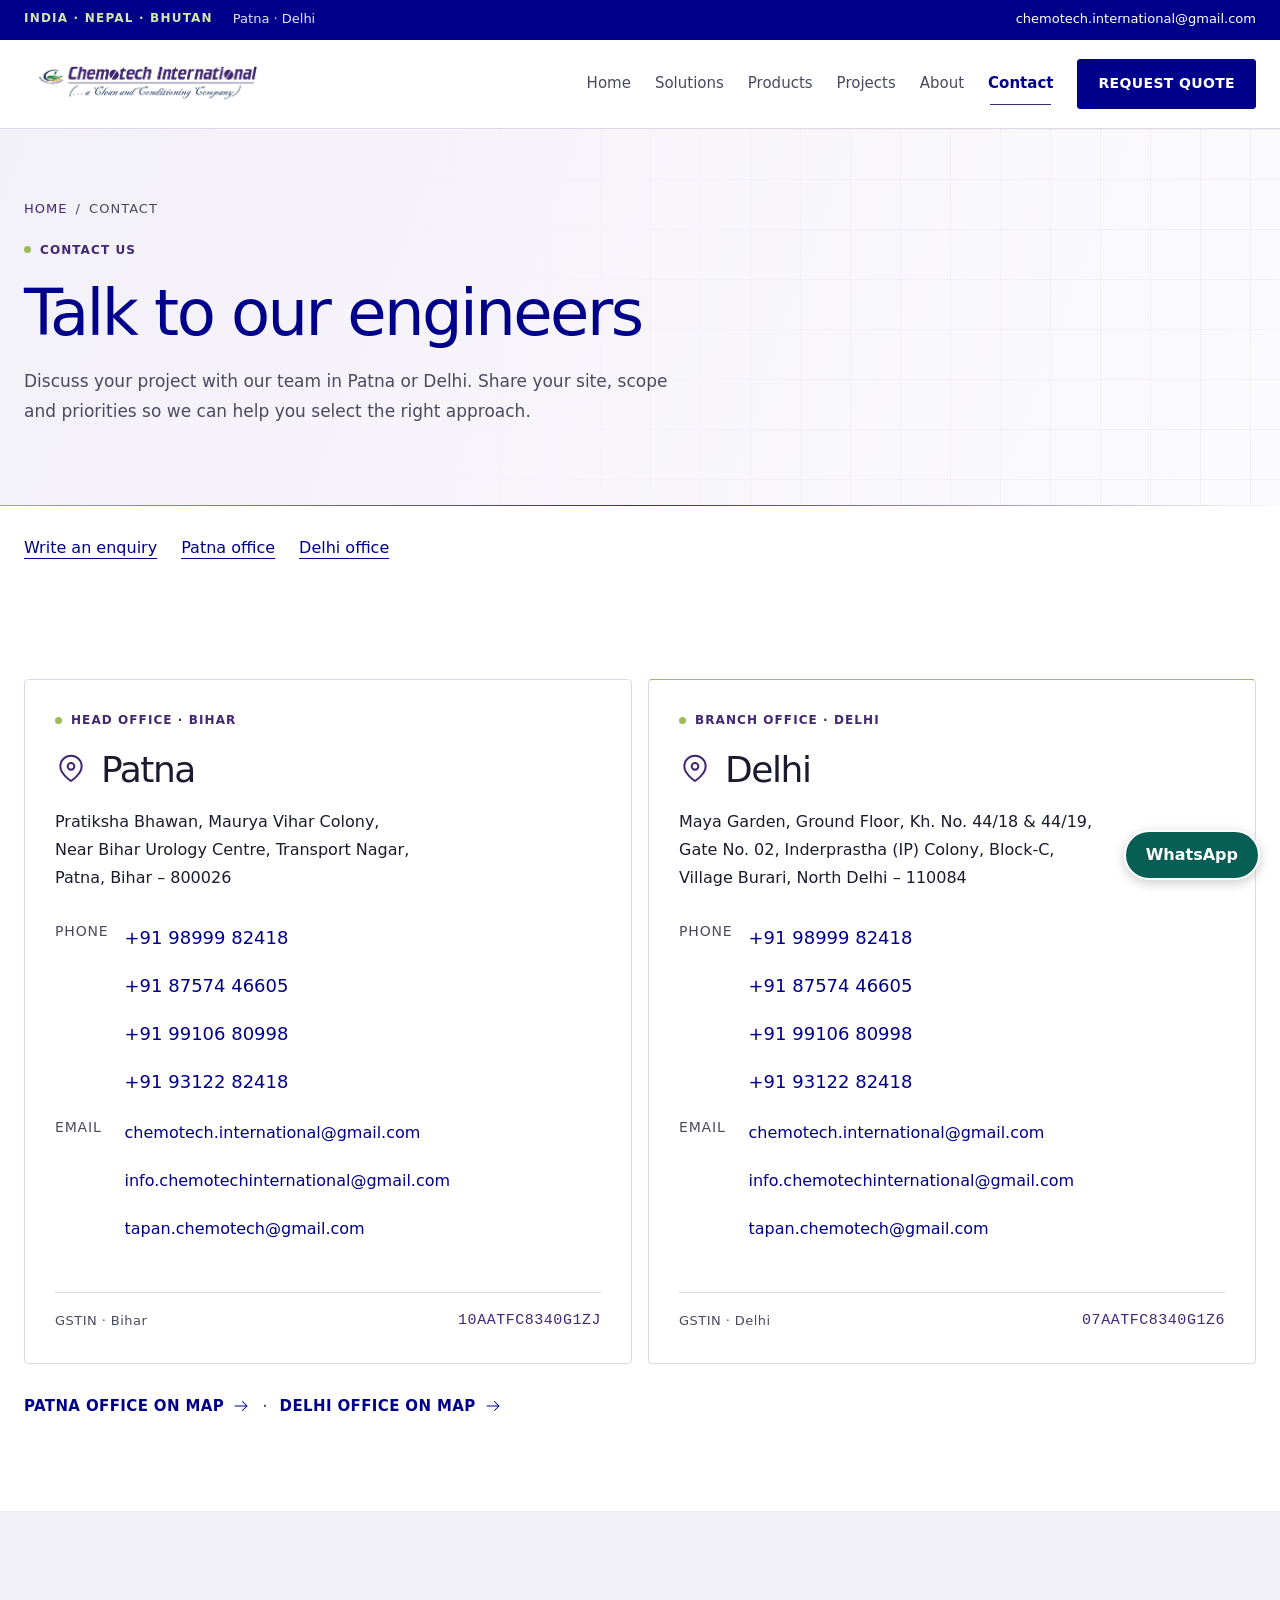
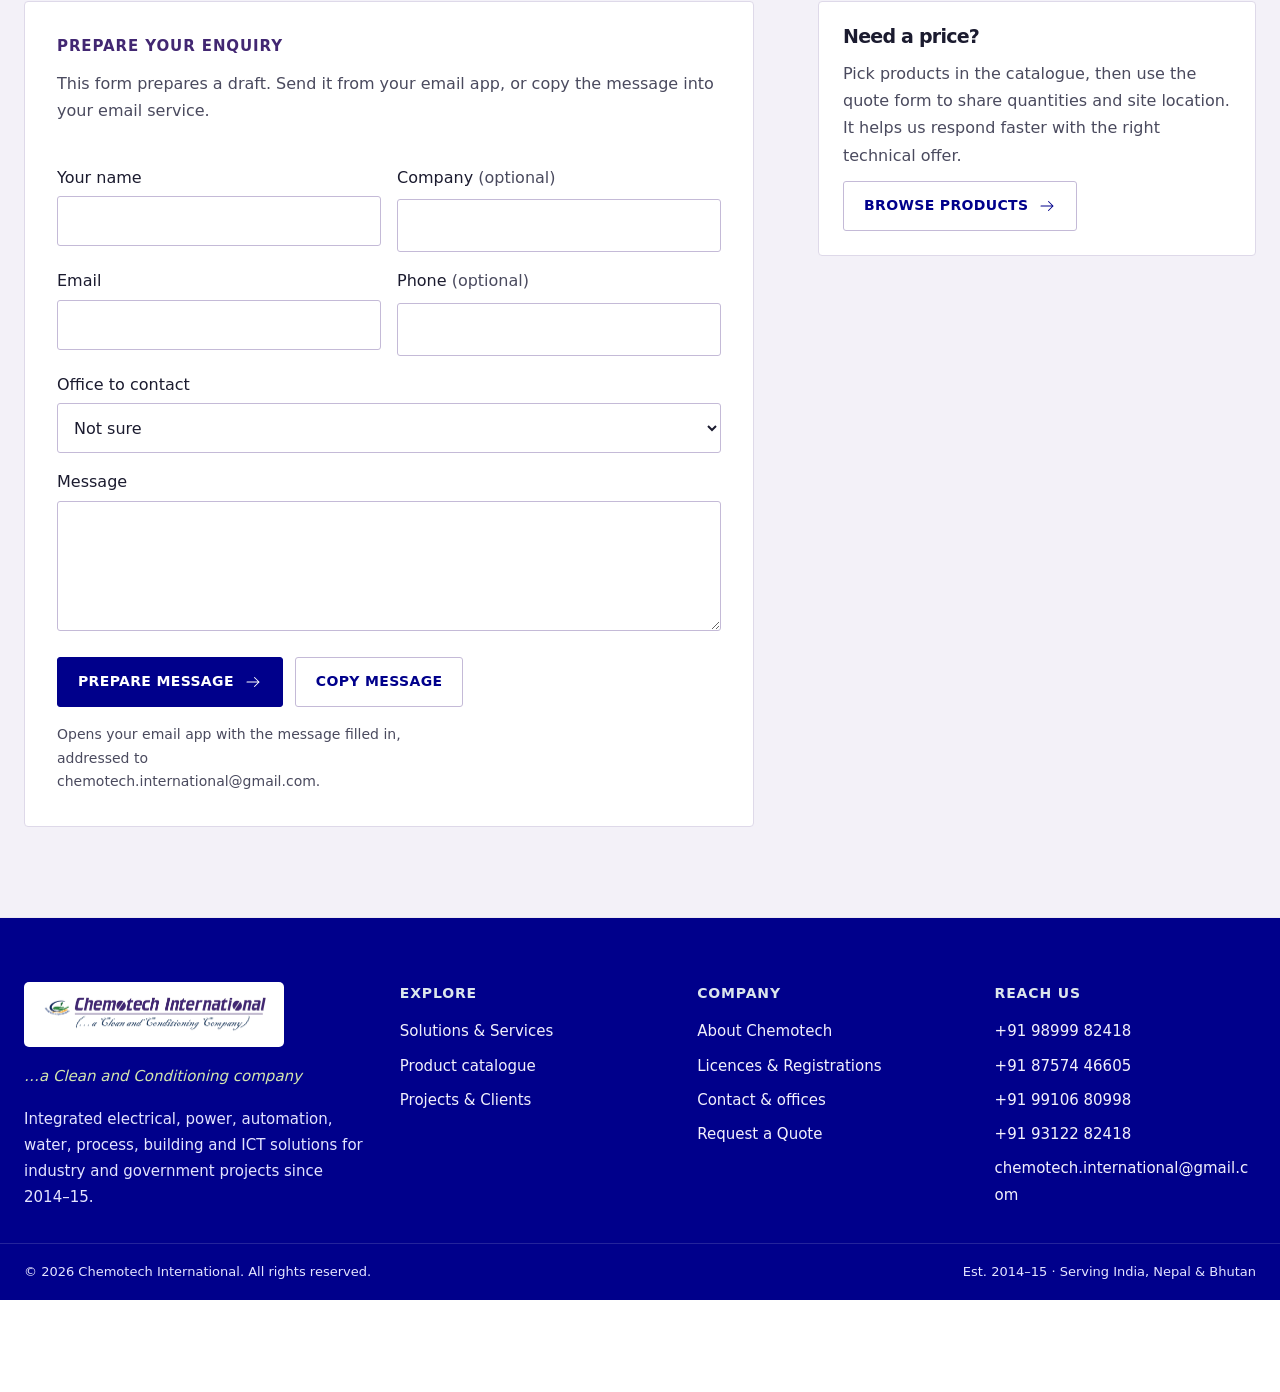
<file: contact.html>
<!doctype html>
<html lang="en">
<head>
<meta charset="utf-8">
<meta name="viewport" content="width=device-width, initial-scale=1, viewport-fit=cover">
<title>Contact · Chemotech International</title>
<meta name="description" content="Contact Chemotech International: head office in Patna, Bihar and branch office in Burari, Delhi. Phone +91 98999 82418, chemotech.international@gmail.com.">
<meta name="theme-color" content="#00008B">
<script type="application/ld+json">{"@context": "https://schema.org", "@type": "Organization", "name": "Chemotech International", "url": "https://autoaimationxyz.github.io/chemo-public-website/", "logo": "https://autoaimationxyz.github.io/chemo-public-website/assets/img/chemotech-logo.png", "email": "chemotech.international@gmail.com", "telephone": ["+91 98999 82418", "+91 87574 46605", "+91 99106 80998", "+91 93122 82418"], "areaServed": ["India", "Nepal", "Bhutan"]}</script>
<meta property="og:title" content="Contact · Chemotech International">
<meta property="og:description" content="Contact Chemotech International: head office in Patna, Bihar and branch office in Burari, Delhi. Phone +91 98999 82418, chemotech.international@gmail.com.">
<link rel="canonical" href="https://autoaimationxyz.github.io/chemo-public-website/contact.html">
<meta property="og:url" content="https://autoaimationxyz.github.io/chemo-public-website/contact.html">
<meta property="og:site_name" content="Chemotech International">
<meta name="twitter:card" content="summary">
<meta property="og:type" content="website">
<meta property="og:image" content="https://autoaimationxyz.github.io/chemo-public-website/assets/img/chemotech-logo.png">
<link rel="icon" type="image/png" href="favicon.png">
<link rel="stylesheet" href="assets/css/style.css?v=05de015c1cc0">
<link rel="stylesheet" href="assets/css/modern.css?v=c445a4f959f2">
<link rel="stylesheet" href="assets/css/immersive.css?v=84e53301dd92">
<link rel="stylesheet" href="assets/css/profile.css?v=7d99860033bf">
<link rel="stylesheet" href="assets/css/contact-actions.css?v=8717a118b452">
</head>
<body>
<a class="skip-link" href="#main">Skip to content</a>
<div class="topbar" role="region" aria-label="Company coverage and email">
  <div class="wrap">
    <div class="topbar__group">
      <span class="topbar__countries">INDIA · NEPAL · BHUTAN</span>
      <span class="topbar__hide-sm">Patna · Delhi</span>
    </div>
    <div class="topbar__group">
      <a href="mailto:chemotech.international@gmail.com">chemotech.international@gmail.com</a>
    </div>
  </div>
</div>
<header class="site-header">
  <div class="wrap">
    <a class="brand" href="index.html" aria-label="Chemotech International, home">
      <img src="assets/img/chemotech-logo.png" width="1820" height="300" alt="Chemotech International – a Clean and Conditioning Company">
    </a>
    <button class="menu-toggle" type="button" aria-expanded="false" aria-controls="site-nav" aria-label="Open menu">
      <svg viewBox="0 0 24 24" fill="none" stroke="currentColor" stroke-width="2" aria-hidden="true"><path d="M3 6h18M3 12h18M3 18h12"/></svg>
    </button>
    <nav class="nav" id="site-nav" aria-label="Main">
      <a href="index.html">Home</a><a href="solutions.html">Solutions</a><a href="products.html">Products</a><a href="projects.html">Projects</a><a href="about.html">About</a><a href="contact.html" aria-current="page">Contact</a><a class="btn" href="quote.html">Request Quote</a>
    </nav>
  </div>
</header>
<main id="main">

<section class="page-hero on-navy">
  <div class="wrap">
    <div class="crumbs"><a href="index.html">Home</a><span aria-hidden="true">/</span><span>Contact</span></div>
    <span class="tag">Contact us</span>
    <h1>Talk to our engineers</h1>
    <p>Discuss your project with our team in Patna or Delhi. Share your site, scope and priorities so we can help you select the right approach.</p>
  </div>
  <div class="page-hero__rule"></div>
</section>
<nav class="section-nav wrap" aria-label="Contact options"><a href="#enquiry">Write an enquiry</a><a href="#office-patna">Patna office</a><a href="#office-delhi">Delhi office</a></nav>

<section class="section">
  <div class="wrap">
    <div class="offices">
      <article class="office" id="office-patna">
        <span class="tag">Head office · Bihar</span>
        <div class="office-heading"><svg class="vicon" viewBox="0 0 24 24" fill="none" stroke="currentColor" stroke-width="1.5" stroke-linecap="square" aria-hidden="true"><path d="M20 10c0 6-8 11-8 11S4 16 4 10a8 8 0 1 1 16 0z"/><circle cx="12" cy="10" r="2.5"/></svg><h2>Patna</h2></div>
        <address>Pratiksha Bhawan, Maurya Vihar Colony,<br>Near Bihar Urology Centre, Transport Nagar,<br>Patna, Bihar – 800026</address>
        <dl>
          <dt>Phone</dt><dd><ul class="contact-methods"><li><a href="tel:+919899982418">+91 98999 82418</a></li><li><a href="tel:+918757446605">+91 87574 46605</a></li><li><a href="tel:+919910680998">+91 99106 80998</a></li><li><a href="tel:+919312282418">+91 93122 82418</a></li></ul></dd>
          <dt>Email</dt><dd><ul class="contact-methods"><li><a href="mailto:chemotech.international@gmail.com">chemotech.international<wbr>@gmail.com</a></li><li><a href="mailto:info.chemotechinternational@gmail.com">info.chemotechinternational<wbr>@gmail.com</a></li><li><a href="mailto:tapan.chemotech@gmail.com">tapan.chemotech<wbr>@gmail.com</a></li></ul></dd>
        </dl>
        <div class="gstin"><span class="gstin__label">GSTIN · Bihar</span><span class="gstin__number">10AATFC8340G1ZJ</span></div>
      </article>
      <article class="office" id="office-delhi">
        <span class="tag">Branch office · Delhi</span>
        <div class="office-heading"><svg class="vicon" viewBox="0 0 24 24" fill="none" stroke="currentColor" stroke-width="1.5" stroke-linecap="square" aria-hidden="true"><path d="M20 10c0 6-8 11-8 11S4 16 4 10a8 8 0 1 1 16 0z"/><circle cx="12" cy="10" r="2.5"/></svg><h2>Delhi</h2></div>
        <address>Maya Garden, Ground Floor, Kh. No. 44/18 &amp; 44/19,<br>Gate No. 02, Inderprastha (IP) Colony, Block-C,<br>Village Burari, North Delhi – 110084</address>
        <dl>
          <dt>Phone</dt><dd><ul class="contact-methods"><li><a href="tel:+919899982418">+91 98999 82418</a></li><li><a href="tel:+918757446605">+91 87574 46605</a></li><li><a href="tel:+919910680998">+91 99106 80998</a></li><li><a href="tel:+919312282418">+91 93122 82418</a></li></ul></dd>
          <dt>Email</dt><dd><ul class="contact-methods"><li><a href="mailto:chemotech.international@gmail.com">chemotech.international<wbr>@gmail.com</a></li><li><a href="mailto:info.chemotechinternational@gmail.com">info.chemotechinternational<wbr>@gmail.com</a></li><li><a href="mailto:tapan.chemotech@gmail.com">tapan.chemotech<wbr>@gmail.com</a></li></ul></dd>
        </dl>
        <div class="gstin"><span class="gstin__label">GSTIN · Delhi</span><span class="gstin__number">07AATFC8340G1Z6</span></div>
      </article>
    </div>
    <div class="btn-row mt-md">
      <a class="text-link" href="https://www.google.com/maps/search/?api=1&amp;query=Pratiksha+Bhawan+Maurya+Vihar+Colony+Transport+Nagar+Patna+800026" target="_blank" rel="noopener">Patna office on map <svg class="arrow arrow--right" width="18" height="18" viewBox="0 0 24 24" fill="none" stroke="currentColor" stroke-width="1.35" stroke-linecap="round" stroke-linejoin="round" aria-hidden="true" focusable="false"><path d="M4 12h16m-6-6 6 6-6 6"/></svg></a>
      <span aria-hidden="true" class="muted">·</span>
      <a class="text-link" href="https://www.google.com/maps/search/?api=1&amp;query=Inderprastha+Colony+Burari+Delhi+110084" target="_blank" rel="noopener">Delhi office on map <svg class="arrow arrow--right" width="18" height="18" viewBox="0 0 24 24" fill="none" stroke="currentColor" stroke-width="1.35" stroke-linecap="round" stroke-linejoin="round" aria-hidden="true" focusable="false"><path d="M4 12h16m-6-6 6 6-6 6"/></svg></a>
    </div>
  </div>
</section>

<section class="section section--wash">
  <div class="wrap form-layout">
    <form class="form" id="enquiry" data-mailto="Website enquiry" data-recipient="chemotech.international@gmail.com" novalidate>
      <noscript><p>This draft form needs JavaScript. Email <a href="mailto:chemotech.international@gmail.com">chemotech.international@gmail.com</a> or call +91 98999 82418.</p></noscript>
      <fieldset>
        <legend>Prepare your enquiry</legend><p class="form-explainer">This form prepares a draft. Send it from your email app, or copy the message into your email service.</p>
        <div class="row">
          <div class="field"><label for="name">Your name</label><input id="name" name="name" type="text" data-label="Name" required data-msg="Please enter your name." autocomplete="name"><span class="err" data-err-for="name" aria-live="polite"></span></div>
          <div class="field"><label for="company">Company <span class="opt">(optional)</span></label><input id="company" name="company" type="text" data-label="Company" autocomplete="organization"></div>
        </div>
        <div class="row">
          <div class="field"><label for="email">Email</label><input id="email" name="email" type="email" data-label="Email" required data-msg="Please enter a valid email address." autocomplete="email"><span class="err" data-err-for="email" aria-live="polite"></span></div>
          <div class="field"><label for="phone">Phone <span class="opt">(optional)</span></label><input id="phone" name="phone" type="tel" data-label="Phone" autocomplete="tel"></div>
        </div>
        <div class="field">
          <label for="office">Office to contact</label>
          <select id="office" name="office" data-label="Office">
            <option>Not sure</option>
            <option>Head office – Patna</option>
            <option>Delhi office</option>
          </select>
        </div>
        <div class="field"><label for="message">Message</label><textarea id="message" name="message" data-label="Message" required data-msg="Please tell us how we can help." ></textarea><span class="err" data-err-for="message" aria-live="polite"></span></div>
      </fieldset>
      <div class="form-status" role="status" hidden>
        <b>Your email app should now open with the message ready to send.</b>
        Press send there to reach us. If nothing opened, email <a href="mailto:chemotech.international@gmail.com">chemotech.international@gmail.com</a> or call +91 98999 82418.
      </div>
      <div class="form-foot">
        <div class="btn-row form-actions"><button class="btn" type="submit">Prepare message <svg class="arrow arrow--right" width="18" height="18" viewBox="0 0 24 24" fill="none" stroke="currentColor" stroke-width="1.35" stroke-linecap="round" stroke-linejoin="round" aria-hidden="true" focusable="false"><path d="M4 12h16m-6-6 6 6-6 6"/></svg></button><button class="btn btn--ghost" type="button" data-copy-message>Copy message</button></div>
        <small>Opens your email app with the message filled in, addressed to chemotech.international@gmail.com.</small>
      </div>
    </form>
    <div class="aside" role="region" aria-label="Enquiry help">
      <div class="aside-card">
        <h2>Need a price?</h2>
        <p>Pick products in the catalogue, then use the quote form to share quantities and site location. It helps us respond faster with the right technical offer.</p>
        <a class="btn btn--ghost" href="products.html" style="justify-self:start">Browse products <svg class="arrow arrow--right" width="18" height="18" viewBox="0 0 24 24" fill="none" stroke="currentColor" stroke-width="1.35" stroke-linecap="round" stroke-linejoin="round" aria-hidden="true" focusable="false"><path d="M4 12h16m-6-6 6 6-6 6"/></svg></a>
      </div>
    </div>
  </div>
</section>
</main>
<footer class="site-footer">
  <div class="wrap">
    <div class="footer-top">
      <div class="footer-brand">
        <div class="logo-tile"><img src="assets/img/chemotech-logo.png" width="1820" height="300" alt="Chemotech International" loading="lazy"></div>
        <p class="tagline">…a Clean and Conditioning company</p>
        <p>Integrated electrical, power, automation, water, process, building and ICT solutions for industry and government projects since 2014–15.</p>
      </div>
      <div>
        <h2>Explore</h2>
        <ul><li><a href="solutions.html">Solutions &amp; Services</a></li><li><a href="products.html">Product catalogue</a></li><li><a href="projects.html">Projects &amp; Clients</a></li></ul>
      </div>
      <div>
        <h2>Company</h2>
        <ul><li><a href="about.html">About Chemotech</a></li><li><a href="certifications.html">Licences &amp; Registrations</a></li><li><a href="contact.html">Contact &amp; offices</a></li><li><a href="quote.html">Request a Quote</a></li></ul>
      </div>
      <div>
        <h2>Reach us</h2>
        <ul>
          <li><a href="tel:+919899982418">+91 98999 82418</a></li><li><a href="tel:+918757446605">+91 87574 46605</a></li><li><a href="tel:+919910680998">+91 99106 80998</a></li><li><a href="tel:+919312282418">+91 93122 82418</a></li>
          <li><a href="mailto:chemotech.international@gmail.com">chemotech.international@gmail.com</a></li>

        </ul>
      </div>
    </div>
  </div>
  <div class="wrap footer-bottom">
    <span>© <span data-year>2026</span> Chemotech International. All rights reserved.</span>
    <span>Est. 2014–15 · Serving India, Nepal &amp; Bhutan</span>
  </div>
</footer>
<nav class="contact-actions" aria-label="Quick contact">
  <a class="contact-actions__whatsapp" href="https://wa.me/919899982418?text=Hello%20Chemotech%2C%20I%20have%20an%20enquiry%20about%20%E2%80%A6" target="_blank" rel="noopener noreferrer">WhatsApp</a>
  <a class="contact-actions__call" href="tel:+919899982418">Call</a>
</nav>
<script defer src="assets/js/main.js?v=c6a16b14aec7"></script>

</body>
</html>
</file>
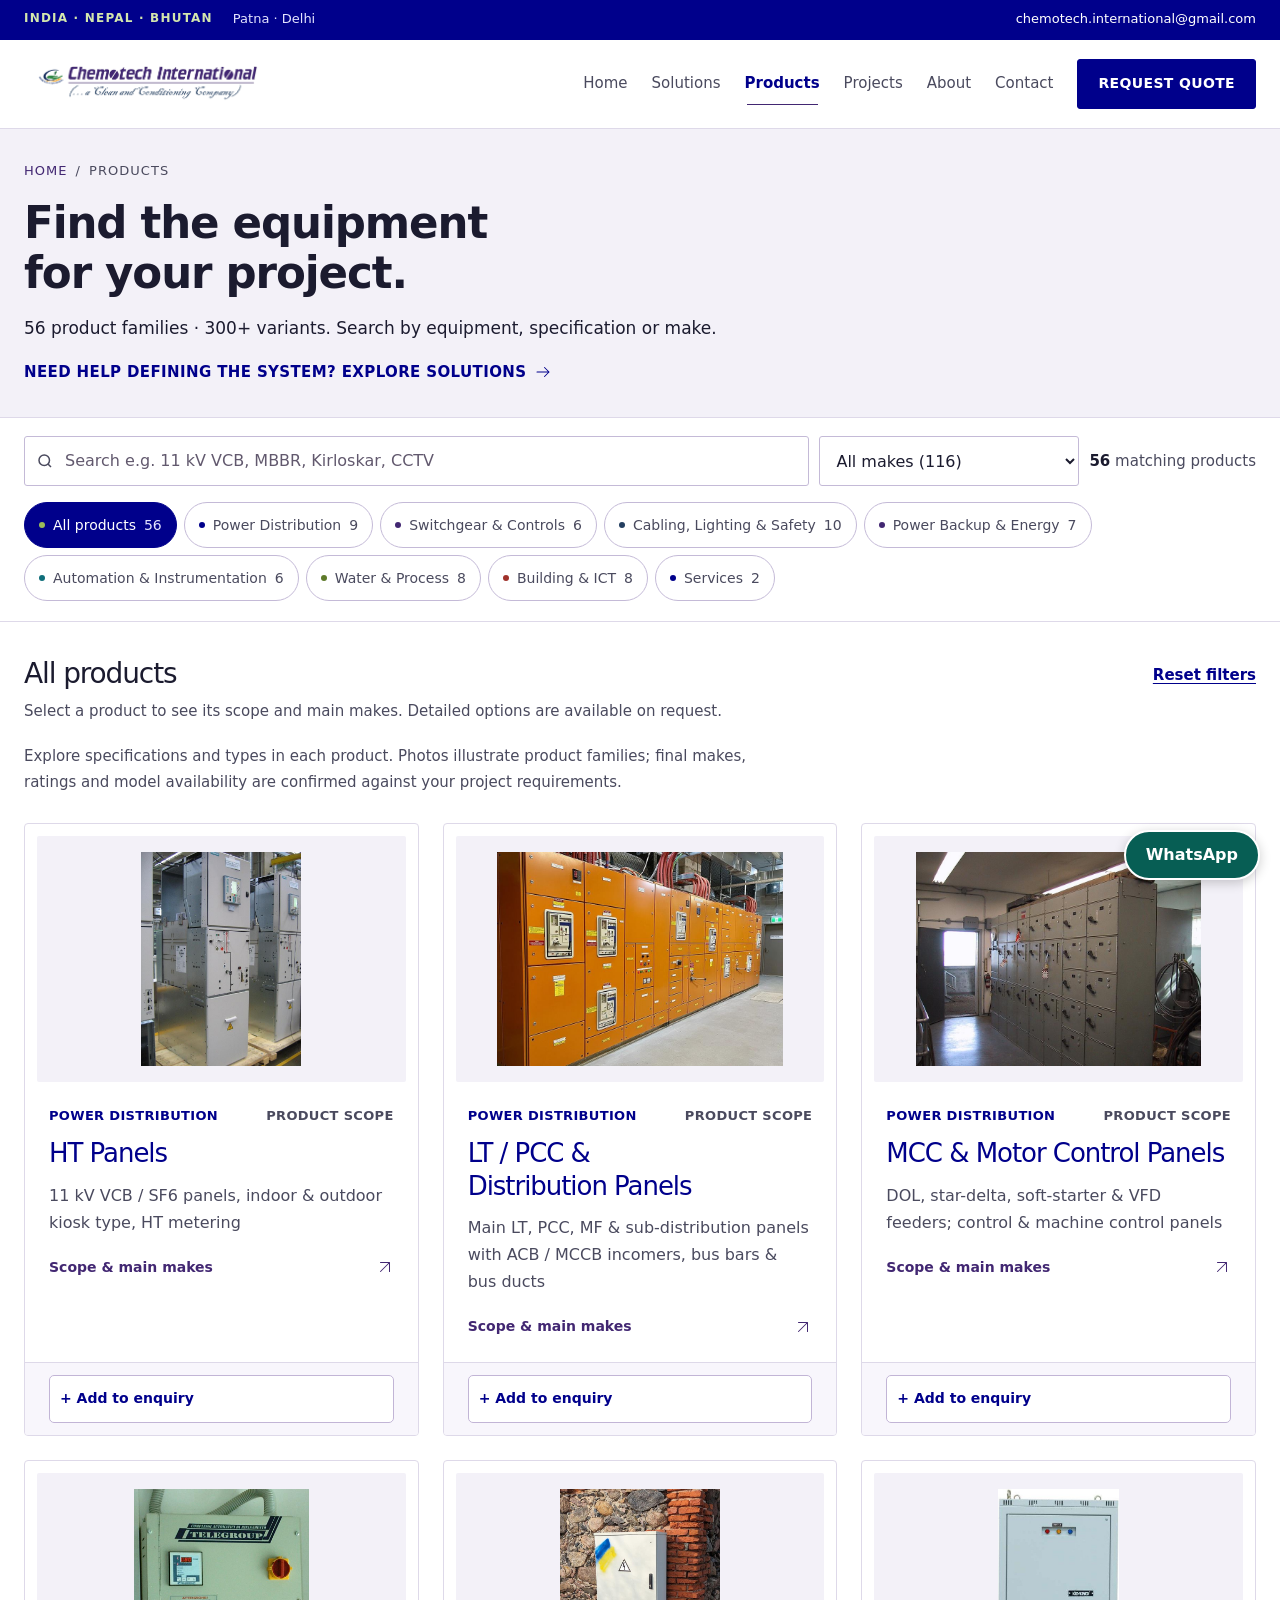
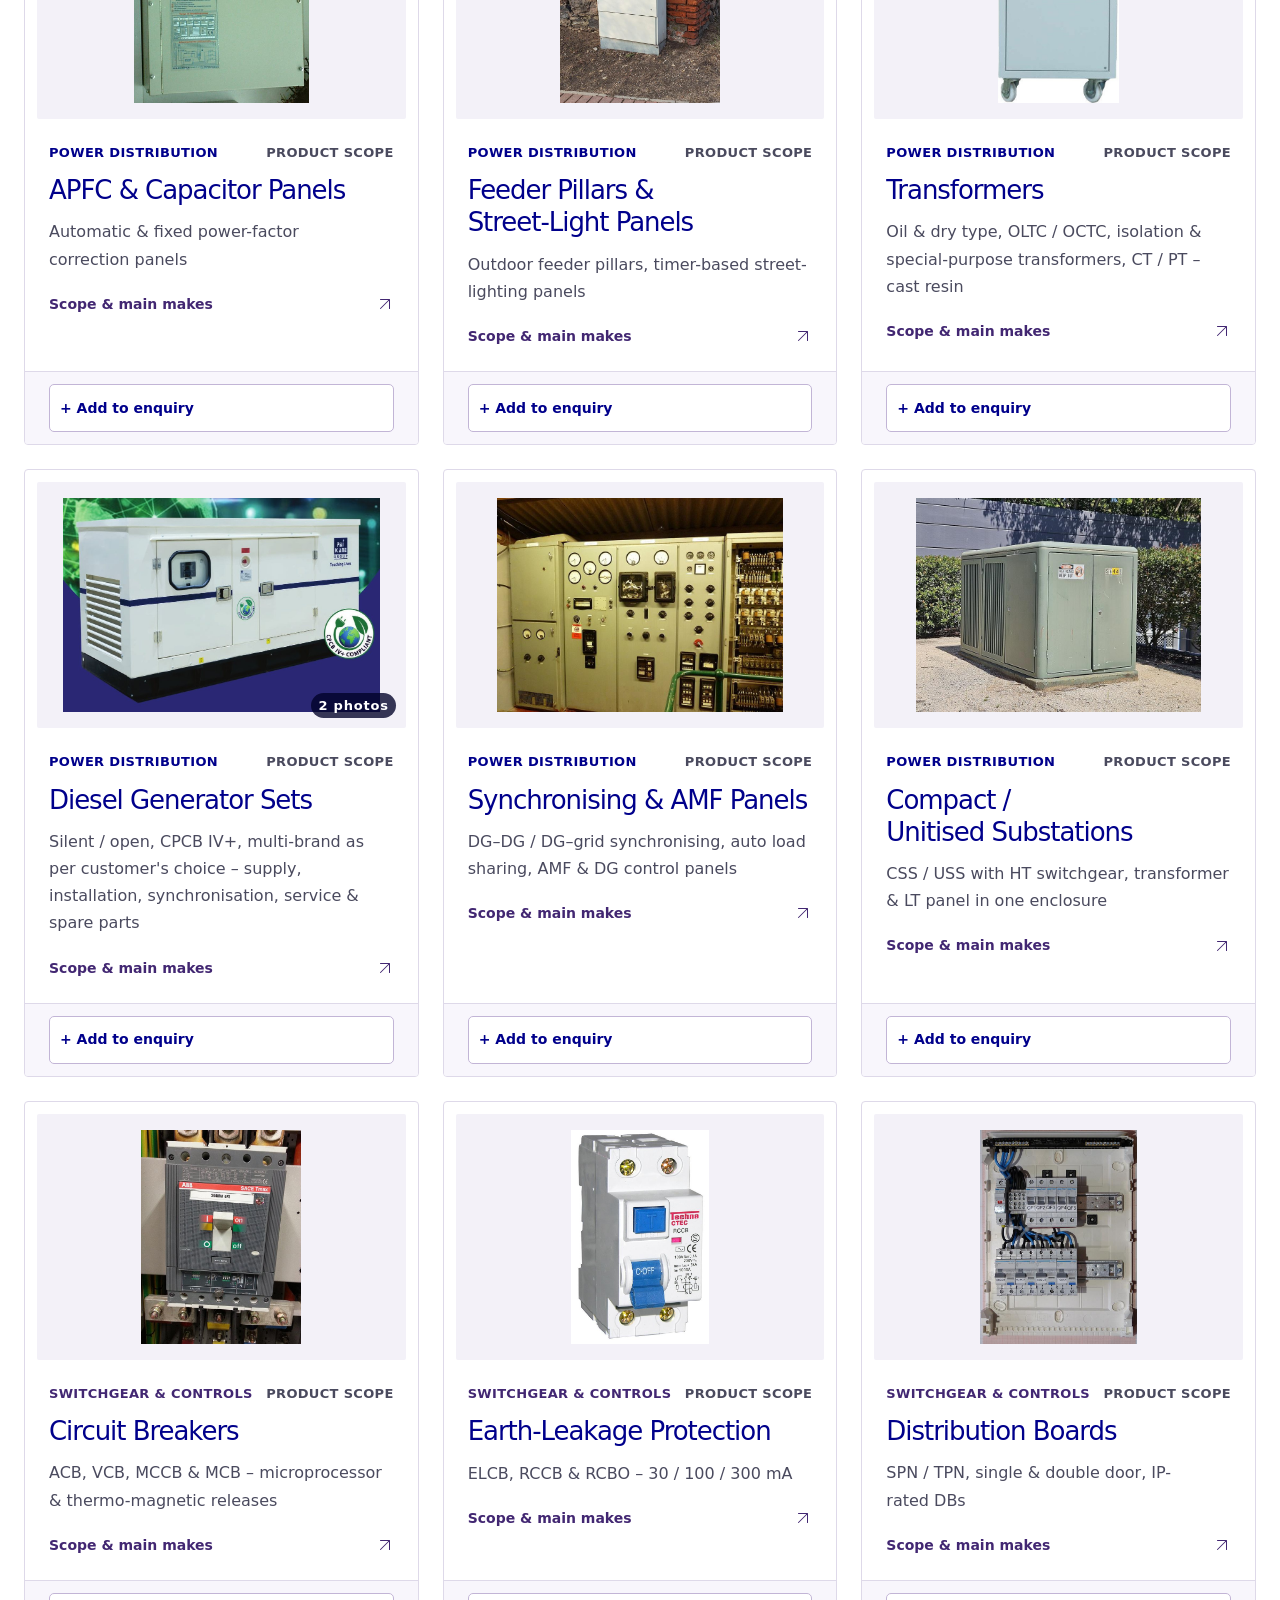
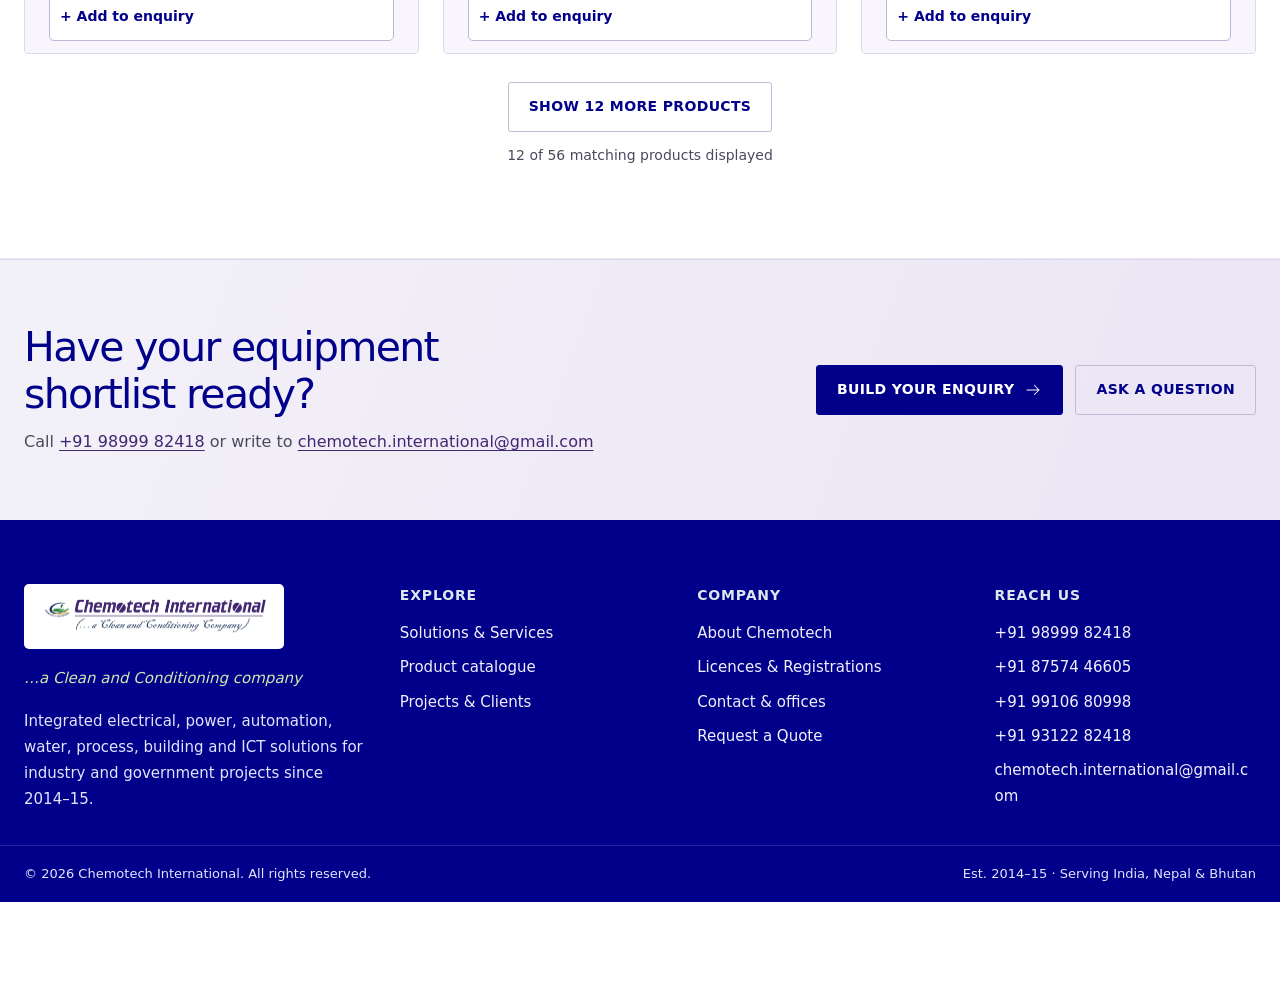
<file: products.html>
<!doctype html>
<html lang="en">
<head>
<meta charset="utf-8">
<meta name="viewport" content="width=device-width, initial-scale=1, viewport-fit=cover">
<title>Our Products · Chemotech International</title>
<meta name="description" content="Chemotech International product catalogue: 56 product families with 300+ variants across power distribution, switchgear, cabling, power backup, automation, water &amp; process, building &amp; ICT and services.">
<meta name="theme-color" content="#00008B">
<script type="application/ld+json">{"@context": "https://schema.org", "@type": "Organization", "name": "Chemotech International", "url": "https://autoaimationxyz.github.io/chemo-public-website/", "logo": "https://autoaimationxyz.github.io/chemo-public-website/assets/img/chemotech-logo.png", "email": "chemotech.international@gmail.com", "telephone": ["+91 98999 82418", "+91 87574 46605", "+91 99106 80998", "+91 93122 82418"], "areaServed": ["India", "Nepal", "Bhutan"]}</script>
<meta property="og:title" content="Our Products · Chemotech International">
<meta property="og:description" content="Chemotech International product catalogue: 56 product families with 300+ variants across power distribution, switchgear, cabling, power backup, automation, water &amp; process, building &amp; ICT and services.">
<link rel="canonical" href="https://autoaimationxyz.github.io/chemo-public-website/products.html">
<meta property="og:url" content="https://autoaimationxyz.github.io/chemo-public-website/products.html">
<meta property="og:site_name" content="Chemotech International">
<meta name="twitter:card" content="summary">
<meta property="og:type" content="website">
<meta property="og:image" content="https://autoaimationxyz.github.io/chemo-public-website/assets/img/chemotech-logo.png">
<link rel="icon" type="image/png" href="favicon.png">
<link rel="stylesheet" href="assets/css/style.css?v=05de015c1cc0">
<link rel="stylesheet" href="assets/css/modern.css?v=c445a4f959f2">
<link rel="stylesheet" href="assets/css/immersive.css?v=84e53301dd92">
<link rel="stylesheet" href="assets/css/profile.css?v=7d99860033bf">
<link rel="stylesheet" href="assets/css/contact-actions.css?v=8717a118b452">
</head>
<body>
<a class="skip-link" href="#main">Skip to content</a>
<div class="topbar" role="region" aria-label="Company coverage and email">
  <div class="wrap">
    <div class="topbar__group">
      <span class="topbar__countries">INDIA · NEPAL · BHUTAN</span>
      <span class="topbar__hide-sm">Patna · Delhi</span>
    </div>
    <div class="topbar__group">
      <a href="mailto:chemotech.international@gmail.com">chemotech.international@gmail.com</a>
    </div>
  </div>
</div>
<header class="site-header">
  <div class="wrap">
    <a class="brand" href="index.html" aria-label="Chemotech International, home">
      <img src="assets/img/chemotech-logo.png" width="1820" height="300" alt="Chemotech International – a Clean and Conditioning Company">
    </a>
    <button class="menu-toggle" type="button" aria-expanded="false" aria-controls="site-nav" aria-label="Open menu">
      <svg viewBox="0 0 24 24" fill="none" stroke="currentColor" stroke-width="2" aria-hidden="true"><path d="M3 6h18M3 12h18M3 18h12"/></svg>
    </button>
    <nav class="nav" id="site-nav" aria-label="Main">
      <a href="index.html">Home</a><a href="solutions.html">Solutions</a><a href="products.html" aria-current="page">Products</a><a href="projects.html">Projects</a><a href="about.html">About</a><a href="contact.html">Contact</a><a class="btn" href="quote.html">Request Quote</a>
    </nav>
  </div>
</header>
<main id="main">

<section class="catalogue-hero"><div class="wrap"><div class="crumbs"><a href="index.html">Home</a><span aria-hidden="true">/</span><span>Products</span></div><h1>Find the equipment for your project.</h1><p>56 product families · 300+ variants. Search by equipment, specification or make.</p><a class="text-link" href="solutions.html">Need help defining the system? Explore solutions <svg class="arrow arrow--right" width="18" height="18" viewBox="0 0 24 24" fill="none" stroke="currentColor" stroke-width="1.35" stroke-linecap="round" stroke-linejoin="round" aria-hidden="true" focusable="false"><path d="M4 12h16m-6-6 6 6-6 6"/></svg></a></div></section>
<div class="cat-toolbar" role="search" aria-label="Filter products">
  <div class="wrap">
    <div class="cat-row">
      <div class="searchbox">
        <svg viewBox="0 0 24 24" fill="none" stroke="currentColor" stroke-width="2" aria-hidden="true"><circle cx="11" cy="11" r="7"/><path d="M20 20l-4-4"/></svg>
        <label class="visually-hidden" for="cat-search">Search products, scopes and makes</label>
        <input id="cat-search" type="search" placeholder="Search e.g. 11 kV VCB, MBBR, Kirloskar, CCTV" autocomplete="off">
      </div>
      <div>
        <label class="visually-hidden" for="cat-make">Filter by make</label>
        <select id="cat-make"><option value="">All makes (116)</option><option value="3M">3M (1)</option><option value="ABB">ABB (2)</option><option value="Ahuja">Ahuja (1)</option><option value="Alpha MHO Enterprises">Alpha MHO Enterprises (5)</option><option value="Amaron">Amaron (1)</option><option value="Anchor">Anchor (1)</option><option value="Automatic Electric">Automatic Electric (1)</option><option value="Bajaj">Bajaj (1)</option><option value="Baumer">Baumer (2)</option><option value="Bosch">Bosch (1)</option><option value="Brahler">Brahler (1)</option><option value="Bronx Systems">Bronx Systems (3)</option><option value="BVCS">BVCS (6)</option><option value="C&amp;S Electric">C&amp;S Electric (1)</option><option value="Century">Century (1)</option><option value="Chemotech">Chemotech (3)</option><option value="Cisco">Cisco (1)</option><option value="Comet">Comet (1)</option><option value="Connectwell">Connectwell (1)</option><option value="CP Plus">CP Plus (1)</option><option value="CRI">CRI (1)</option><option value="Crompton Greaves">Crompton Greaves (1)</option><option value="Cummins">Cummins (1)</option><option value="D-Link">D-Link (1)</option><option value="Daikin">Daikin (1)</option><option value="Deep Sea (controllers)">Deep Sea (controllers) (1)</option><option value="DEIF (controllers)">DEIF (controllers) (1)</option><option value="Dell">Dell (1)</option><option value="Delta">Delta (8)</option><option value="Dignus Infra">Dignus Infra (1)</option><option value="Dow (membranes)">Dow (membranes) (1)</option><option value="Dowells">Dowells (1)</option><option value="Ducati (APFC relays)">Ducati (APFC relays) (1)</option><option value="Eaton">Eaton (1)</option><option value="Eicher">Eicher (1)</option><option value="Electro Allied Products">Electro Allied Products (1)</option><option value="Elmex">Elmex (1)</option><option value="Exide">Exide (1)</option><option value="Finolex">Finolex (1)</option><option value="GPS">GPS (1)</option><option value="Grandstream">Grandstream (1)</option><option value="Grundfos">Grundfos (1)</option><option value="Havells">Havells (1)</option><option value="Hochiki">Hochiki (1)</option><option value="HP">HP (1)</option><option value="Hydramem (membranes)">Hydramem (membranes) (1)</option><option value="IAVS">IAVS (1)</option><option value="Ion Exchange">Ion Exchange (1)</option><option value="Jindal Electric">Jindal Electric (2)</option><option value="Jindal Steel">Jindal Steel (1)</option><option value="Johnson">Johnson (1)</option><option value="Jupiter">Jupiter (1)</option><option value="KEC International">KEC International (1)</option><option value="KEI">KEI (1)</option><option value="Kirloskar">Kirloskar (1)</option><option value="Krykard">Krykard (3)</option><option value="KSB">KSB (2)</option><option value="L&amp;T">L&amp;T (1)</option><option value="Leesas">Leesas (1)</option><option value="Legrand">Legrand (1)</option><option value="Lenovo">Lenovo (1)</option><option value="Loytec-Delta">Loytec-Delta (1)</option><option value="Lubi">Lubi (1)</option><option value="M Seal">M Seal (1)</option><option value="Mahindra">Mahindra (1)</option><option value="Marathon">Marathon (1)</option><option value="Micro Filteration Technologies">Micro Filteration Technologies (5)</option><option value="Mitsubishi">Mitsubishi (1)</option><option value="MSS">MSS (1)</option><option value="Neptune">Neptune (2)</option><option value="Nexgen Hygiene Systems">Nexgen Hygiene Systems (1)</option><option value="Notifier">Notifier (1)</option><option value="NPS">NPS (1)</option><option value="Orient">Orient (1)</option><option value="Otis">Otis (1)</option><option value="Paikane">Paikane (4)</option><option value="Pentair">Pentair (1)</option><option value="Philips">Philips (1)</option><option value="Phoenix Contact">Phoenix Contact (1)</option><option value="Plaza Wires">Plaza Wires (1)</option><option value="Polycab">Polycab (1)</option><option value="Pooja">Pooja (1)</option><option value="Prama">Prama (1)</option><option value="Ravel">Ravel (1)</option><option value="Recons">Recons (3)</option><option value="Recons (VCB)">Recons (VCB) (1)</option><option value="Rocket">Rocket (1)</option><option value="RR Kabel">RR Kabel (1)</option><option value="SBEM">SBEM (2)</option><option value="Schneider">Schneider (1)</option><option value="Shivalik">Shivalik (2)</option><option value="Siemens">Siemens (1)</option><option value="Solary Solutions">Solary Solutions (1)</option><option value="Sparsh">Sparsh (1)</option><option value="SPC Electrotech">SPC Electrotech (1)</option><option value="Steam Force">Steam Force (1)</option><option value="Sterling">Sterling (1)</option><option value="Survival Wire &amp; Cables (SCL)">Survival Wire &amp; Cables (SCL) (1)</option><option value="Syrotech">Syrotech (1)</option><option value="Techno Power">Techno Power (1)</option><option value="Topbas">Topbas (1)</option><option value="Toshcon">Toshcon (2)</option><option value="TP-Link">TP-Link (1)</option><option value="Transrail">Transrail (1)</option><option value="Tricolite">Tricolite (1)</option><option value="Trijal Electrikals">Trijal Electrikals (2)</option><option value="Unimag">Unimag (1)</option><option value="Valmont">Valmont (1)</option><option value="Vertiv">Vertiv (1)</option><option value="Vigilance Technology &amp; Services">Vigilance Technology &amp; Services (1)</option><option value="Voltamp">Voltamp (1)</option><option value="Voltas">Voltas (1)</option><option value="Volvo Penta">Volvo Penta (1)</option><option value="WAGO">WAGO (1)</option><option value="Wallis">Wallis (1)</option><option value="Xtreme Media">Xtreme Media (1)</option></select>
      </div>
      <span class="cat-count" id="cat-count" aria-live="polite"><b>56</b> matching products</span>
    </div>
    <div class="chips-row" role="group" aria-label="Product categories"><button class="chip chip--all" type="button" data-cat="all" aria-pressed="true">All products <span>56</span></button><button class="chip c-pd" type="button" data-cat="pd" aria-pressed="false">Power Distribution <span>9</span></button><button class="chip c-sw" type="button" data-cat="sw" aria-pressed="false">Switchgear &amp; Controls <span>6</span></button><button class="chip c-cl" type="button" data-cat="cl" aria-pressed="false">Cabling, Lighting &amp; Safety <span>10</span></button><button class="chip c-pb" type="button" data-cat="pb" aria-pressed="false">Power Backup &amp; Energy <span>7</span></button><button class="chip c-au" type="button" data-cat="au" aria-pressed="false">Automation &amp; Instrumentation <span>6</span></button><button class="chip c-wp" type="button" data-cat="wp" aria-pressed="false">Water &amp; Process <span>8</span></button><button class="chip c-bi" type="button" data-cat="bi" aria-pressed="false">Building &amp; ICT <span>8</span></button><button class="chip c-sv" type="button" data-cat="sv" aria-pressed="false">Services <span>2</span></button></div>
  </div>
</div>

<section class="section" id="catalogue" style="padding-top:36px">
  <div class="wrap">
    <div class="cat-intro">
      <h2 id="cat-title">All products</h2>
      <button class="link-btn" type="button" data-reset>Reset filters</button>
      <p id="cat-title-note">Select a product to see its scope and main makes. Detailed options are available on request.</p>
    </div>
    <p class="catalogue-guidance">Explore specifications and types in each product. Photos illustrate product families; final makes, ratings and model availability are confirmed against your project requirements.</p>
    <div class="pgrid" id="product-grid"><article class="pcard c-pd" data-no="1" id="product-1">
        <button class="pcard__open" type="button" aria-haspopup="dialog">
          <div class="pcard__media"><img src="assets/img/products/01-ht-panels.jpg" alt="" loading="lazy" width="640" height="480"></div>
          <div class="pcard__body">
            <div class="pcard__meta"><span>Power Distribution</span><span>Product scope</span></div>
            <h3>HT Panels</h3>
            <p>11 kV VCB / SF6 panels, indoor &amp; outdoor kiosk type, HT metering</p>
            <span class="pcard__discover">Scope &amp; main makes <svg class="arrow arrow--up-right" width="18" height="18" viewBox="0 0 24 24" fill="none" stroke="currentColor" stroke-width="1.35" stroke-linecap="round" stroke-linejoin="round" aria-hidden="true" focusable="false"><path d="M6 18 18 6M6 6h12v12"/></svg></span>
          </div>
        </button>
        <div class="pcard__foot">
          <button class="add-btn" type="button" data-add="1" aria-pressed="false"><span class="ic-off">+ Add to enquiry</span><span class="ic-on">&check; Added</span></button></div>
      </article><article class="pcard c-pd" data-no="2" id="product-2">
        <button class="pcard__open" type="button" aria-haspopup="dialog">
          <div class="pcard__media"><img src="assets/img/products/02-lt-pcc-distribution-panels.jpg" alt="" loading="lazy" width="640" height="480"></div>
          <div class="pcard__body">
            <div class="pcard__meta"><span>Power Distribution</span><span>Product scope</span></div>
            <h3>LT / PCC &amp; Distribution Panels</h3>
            <p>Main LT, PCC, MF &amp; sub-distribution panels with ACB / MCCB incomers, bus bars &amp; bus ducts</p>
            <span class="pcard__discover">Scope &amp; main makes <svg class="arrow arrow--up-right" width="18" height="18" viewBox="0 0 24 24" fill="none" stroke="currentColor" stroke-width="1.35" stroke-linecap="round" stroke-linejoin="round" aria-hidden="true" focusable="false"><path d="M6 18 18 6M6 6h12v12"/></svg></span>
          </div>
        </button>
        <div class="pcard__foot">
          <button class="add-btn" type="button" data-add="2" aria-pressed="false"><span class="ic-off">+ Add to enquiry</span><span class="ic-on">&check; Added</span></button></div>
      </article><article class="pcard c-pd" data-no="3" id="product-3">
        <button class="pcard__open" type="button" aria-haspopup="dialog">
          <div class="pcard__media"><img src="assets/img/products/03-mcc-motor-control-panels.jpg" alt="" loading="lazy" width="640" height="480"></div>
          <div class="pcard__body">
            <div class="pcard__meta"><span>Power Distribution</span><span>Product scope</span></div>
            <h3>MCC &amp; Motor Control Panels</h3>
            <p>DOL, star-delta, soft-starter &amp; VFD feeders; control &amp; machine control panels</p>
            <span class="pcard__discover">Scope &amp; main makes <svg class="arrow arrow--up-right" width="18" height="18" viewBox="0 0 24 24" fill="none" stroke="currentColor" stroke-width="1.35" stroke-linecap="round" stroke-linejoin="round" aria-hidden="true" focusable="false"><path d="M6 18 18 6M6 6h12v12"/></svg></span>
          </div>
        </button>
        <div class="pcard__foot">
          <button class="add-btn" type="button" data-add="3" aria-pressed="false"><span class="ic-off">+ Add to enquiry</span><span class="ic-on">&check; Added</span></button></div>
      </article><article class="pcard c-pd" data-no="5" id="product-5">
        <button class="pcard__open" type="button" aria-haspopup="dialog">
          <div class="pcard__media"><img src="assets/img/products/05-apfc-capacitor-panels.jpg" alt="" loading="lazy" width="640" height="480"></div>
          <div class="pcard__body">
            <div class="pcard__meta"><span>Power Distribution</span><span>Product scope</span></div>
            <h3>APFC &amp; Capacitor Panels</h3>
            <p>Automatic &amp; fixed power-factor correction panels</p>
            <span class="pcard__discover">Scope &amp; main makes <svg class="arrow arrow--up-right" width="18" height="18" viewBox="0 0 24 24" fill="none" stroke="currentColor" stroke-width="1.35" stroke-linecap="round" stroke-linejoin="round" aria-hidden="true" focusable="false"><path d="M6 18 18 6M6 6h12v12"/></svg></span>
          </div>
        </button>
        <div class="pcard__foot">
          <button class="add-btn" type="button" data-add="5" aria-pressed="false"><span class="ic-off">+ Add to enquiry</span><span class="ic-on">&check; Added</span></button></div>
      </article><article class="pcard c-pd" data-no="6" id="product-6">
        <button class="pcard__open" type="button" aria-haspopup="dialog">
          <div class="pcard__media"><img src="assets/img/products/06-feeder-pillars-street-light-panels.jpg" alt="" loading="lazy" width="640" height="480"></div>
          <div class="pcard__body">
            <div class="pcard__meta"><span>Power Distribution</span><span>Product scope</span></div>
            <h3>Feeder Pillars &amp; Street-Light Panels</h3>
            <p>Outdoor feeder pillars, timer-based street-lighting panels</p>
            <span class="pcard__discover">Scope &amp; main makes <svg class="arrow arrow--up-right" width="18" height="18" viewBox="0 0 24 24" fill="none" stroke="currentColor" stroke-width="1.35" stroke-linecap="round" stroke-linejoin="round" aria-hidden="true" focusable="false"><path d="M6 18 18 6M6 6h12v12"/></svg></span>
          </div>
        </button>
        <div class="pcard__foot">
          <button class="add-btn" type="button" data-add="6" aria-pressed="false"><span class="ic-off">+ Add to enquiry</span><span class="ic-on">&check; Added</span></button></div>
      </article><article class="pcard c-pd" data-no="7" id="product-7">
        <button class="pcard__open" type="button" aria-haspopup="dialog">
          <div class="pcard__media"><img src="assets/img/solutions/isolation-transformer.jpg" alt="" loading="lazy" width="640" height="480"></div>
          <div class="pcard__body">
            <div class="pcard__meta"><span>Power Distribution</span><span>Product scope</span></div>
            <h3>Transformers</h3>
            <p>Oil &amp; dry type, OLTC / OCTC, isolation &amp; special-purpose transformers, CT / PT – cast resin</p>
            <span class="pcard__discover">Scope &amp; main makes <svg class="arrow arrow--up-right" width="18" height="18" viewBox="0 0 24 24" fill="none" stroke="currentColor" stroke-width="1.35" stroke-linecap="round" stroke-linejoin="round" aria-hidden="true" focusable="false"><path d="M6 18 18 6M6 6h12v12"/></svg></span>
          </div>
        </button>
        <div class="pcard__foot">
          <button class="add-btn" type="button" data-add="7" aria-pressed="false"><span class="ic-off">+ Add to enquiry</span><span class="ic-on">&check; Added</span></button></div>
      </article><article class="pcard c-pd" data-no="9" id="product-9">
        <button class="pcard__open" type="button" aria-haspopup="dialog">
          <div class="pcard__media"><img src="assets/img/solutions/silent-dg-set.jpg" alt="" loading="lazy" width="640" height="480"><span class="count-badge">2 photos</span></div>
          <div class="pcard__body">
            <div class="pcard__meta"><span>Power Distribution</span><span>Product scope</span></div>
            <h3>Diesel Generator Sets</h3>
            <p>Silent / open, CPCB IV+, multi-brand as per customer&#x27;s choice – supply, installation, synchronisation, service &amp; spare parts</p>
            <span class="pcard__discover">Scope &amp; main makes <svg class="arrow arrow--up-right" width="18" height="18" viewBox="0 0 24 24" fill="none" stroke="currentColor" stroke-width="1.35" stroke-linecap="round" stroke-linejoin="round" aria-hidden="true" focusable="false"><path d="M6 18 18 6M6 6h12v12"/></svg></span>
          </div>
        </button>
        <div class="pcard__foot">
          <button class="add-btn" type="button" data-add="9" aria-pressed="false"><span class="ic-off">+ Add to enquiry</span><span class="ic-on">&check; Added</span></button></div>
      </article><article class="pcard c-pd" data-no="4" id="product-4">
        <button class="pcard__open" type="button" aria-haspopup="dialog">
          <div class="pcard__media"><img src="assets/img/products/04-synchronising-amf-panels.jpg" alt="" loading="lazy" width="640" height="480"></div>
          <div class="pcard__body">
            <div class="pcard__meta"><span>Power Distribution</span><span>Product scope</span></div>
            <h3>Synchronising &amp; AMF Panels</h3>
            <p>DG–DG / DG–grid synchronising, auto load sharing, AMF &amp; DG control panels</p>
            <span class="pcard__discover">Scope &amp; main makes <svg class="arrow arrow--up-right" width="18" height="18" viewBox="0 0 24 24" fill="none" stroke="currentColor" stroke-width="1.35" stroke-linecap="round" stroke-linejoin="round" aria-hidden="true" focusable="false"><path d="M6 18 18 6M6 6h12v12"/></svg></span>
          </div>
        </button>
        <div class="pcard__foot">
          <button class="add-btn" type="button" data-add="4" aria-pressed="false"><span class="ic-off">+ Add to enquiry</span><span class="ic-on">&check; Added</span></button></div>
      </article><article class="pcard c-pd" data-no="8" id="product-8">
        <button class="pcard__open" type="button" aria-haspopup="dialog">
          <div class="pcard__media"><img src="assets/img/products/08-compact-unitised-substations.jpg" alt="" loading="lazy" width="640" height="480"></div>
          <div class="pcard__body">
            <div class="pcard__meta"><span>Power Distribution</span><span>Product scope</span></div>
            <h3>Compact / Unitised Substations</h3>
            <p>CSS / USS with HT switchgear, transformer &amp; LT panel in one enclosure</p>
            <span class="pcard__discover">Scope &amp; main makes <svg class="arrow arrow--up-right" width="18" height="18" viewBox="0 0 24 24" fill="none" stroke="currentColor" stroke-width="1.35" stroke-linecap="round" stroke-linejoin="round" aria-hidden="true" focusable="false"><path d="M6 18 18 6M6 6h12v12"/></svg></span>
          </div>
        </button>
        <div class="pcard__foot">
          <button class="add-btn" type="button" data-add="8" aria-pressed="false"><span class="ic-off">+ Add to enquiry</span><span class="ic-on">&check; Added</span></button></div>
      </article><article class="pcard c-sw" data-no="11" id="product-11">
        <button class="pcard__open" type="button" aria-haspopup="dialog">
          <div class="pcard__media"><img src="assets/img/products/11-circuit-breakers.jpg" alt="" loading="lazy" width="640" height="480"></div>
          <div class="pcard__body">
            <div class="pcard__meta"><span>Switchgear &amp; Controls</span><span>Product scope</span></div>
            <h3>Circuit Breakers</h3>
            <p>ACB, VCB, MCCB &amp; MCB – microprocessor &amp; thermo-magnetic releases</p>
            <span class="pcard__discover">Scope &amp; main makes <svg class="arrow arrow--up-right" width="18" height="18" viewBox="0 0 24 24" fill="none" stroke="currentColor" stroke-width="1.35" stroke-linecap="round" stroke-linejoin="round" aria-hidden="true" focusable="false"><path d="M6 18 18 6M6 6h12v12"/></svg></span>
          </div>
        </button>
        <div class="pcard__foot">
          <button class="add-btn" type="button" data-add="11" aria-pressed="false"><span class="ic-off">+ Add to enquiry</span><span class="ic-on">&check; Added</span></button></div>
      </article><article class="pcard c-sw" data-no="12" id="product-12">
        <button class="pcard__open" type="button" aria-haspopup="dialog">
          <div class="pcard__media"><img src="assets/img/products/12-earth-leakage-protection.jpg" alt="" loading="lazy" width="640" height="480"></div>
          <div class="pcard__body">
            <div class="pcard__meta"><span>Switchgear &amp; Controls</span><span>Product scope</span></div>
            <h3>Earth-Leakage Protection</h3>
            <p>ELCB, RCCB &amp; RCBO – 30 / 100 / 300 mA</p>
            <span class="pcard__discover">Scope &amp; main makes <svg class="arrow arrow--up-right" width="18" height="18" viewBox="0 0 24 24" fill="none" stroke="currentColor" stroke-width="1.35" stroke-linecap="round" stroke-linejoin="round" aria-hidden="true" focusable="false"><path d="M6 18 18 6M6 6h12v12"/></svg></span>
          </div>
        </button>
        <div class="pcard__foot">
          <button class="add-btn" type="button" data-add="12" aria-pressed="false"><span class="ic-off">+ Add to enquiry</span><span class="ic-on">&check; Added</span></button></div>
      </article><article class="pcard c-sw" data-no="13" id="product-13">
        <button class="pcard__open" type="button" aria-haspopup="dialog">
          <div class="pcard__media"><img src="assets/img/products/13-distribution-boards.jpg" alt="" loading="lazy" width="640" height="480"></div>
          <div class="pcard__body">
            <div class="pcard__meta"><span>Switchgear &amp; Controls</span><span>Product scope</span></div>
            <h3>Distribution Boards</h3>
            <p>SPN / TPN, single &amp; double door, IP-rated DBs</p>
            <span class="pcard__discover">Scope &amp; main makes <svg class="arrow arrow--up-right" width="18" height="18" viewBox="0 0 24 24" fill="none" stroke="currentColor" stroke-width="1.35" stroke-linecap="round" stroke-linejoin="round" aria-hidden="true" focusable="false"><path d="M6 18 18 6M6 6h12v12"/></svg></span>
          </div>
        </button>
        <div class="pcard__foot">
          <button class="add-btn" type="button" data-add="13" aria-pressed="false"><span class="ic-off">+ Add to enquiry</span><span class="ic-on">&check; Added</span></button></div>
      </article><article class="pcard c-sw" data-no="14" id="product-14">
        <button class="pcard__open" type="button" aria-haspopup="dialog">
          <div class="pcard__media"><img src="assets/img/products/14-isolators-changeover-ats.jpg" alt="" loading="lazy" width="640" height="480"></div>
          <div class="pcard__body">
            <div class="pcard__meta"><span>Switchgear &amp; Controls</span><span>Product scope</span></div>
            <h3>Isolators, Changeover &amp; ATS</h3>
            <p>Switch-disconnectors, manual changeover switches, automatic transfer switch</p>
            <span class="pcard__discover">Scope &amp; main makes <svg class="arrow arrow--up-right" width="18" height="18" viewBox="0 0 24 24" fill="none" stroke="currentColor" stroke-width="1.35" stroke-linecap="round" stroke-linejoin="round" aria-hidden="true" focusable="false"><path d="M6 18 18 6M6 6h12v12"/></svg></span>
          </div>
        </button>
        <div class="pcard__foot">
          <button class="add-btn" type="button" data-add="14" aria-pressed="false"><span class="ic-off">+ Add to enquiry</span><span class="ic-on">&check; Added</span></button></div>
      </article><article class="pcard c-sw" data-no="15" id="product-15">
        <button class="pcard__open" type="button" aria-haspopup="dialog">
          <div class="pcard__media"><img src="assets/img/products/15-contactors-starters-relays.jpg" alt="" loading="lazy" width="640" height="480"></div>
          <div class="pcard__body">
            <div class="pcard__meta"><span>Switchgear &amp; Controls</span><span>Product scope</span></div>
            <h3>Contactors, Starters &amp; Relays</h3>
            <p>Contactors, motor starters, timers, numerical &amp; APFC relays, HRC fuses</p>
            <span class="pcard__discover">Scope &amp; main makes <svg class="arrow arrow--up-right" width="18" height="18" viewBox="0 0 24 24" fill="none" stroke="currentColor" stroke-width="1.35" stroke-linecap="round" stroke-linejoin="round" aria-hidden="true" focusable="false"><path d="M6 18 18 6M6 6h12v12"/></svg></span>
          </div>
        </button>
        <div class="pcard__foot">
          <button class="add-btn" type="button" data-add="15" aria-pressed="false"><span class="ic-off">+ Add to enquiry</span><span class="ic-on">&check; Added</span></button></div>
      </article><article class="pcard c-sw" data-no="16" id="product-16">
        <button class="pcard__open" type="button" aria-haspopup="dialog">
          <div class="pcard__media"><img src="assets/img/products/16-control-indication-metering.jpg" alt="" loading="lazy" width="640" height="480"></div>
          <div class="pcard__body">
            <div class="pcard__meta"><span>Switchgear &amp; Controls</span><span>Product scope</span></div>
            <h3>Control, Indication &amp; Metering</h3>
            <p>Selector / rotary / toggle switches, push buttons, indicating lamps, terminal blocks, analogue &amp; digital meters, trivector meters</p>
            <span class="pcard__discover">Scope &amp; main makes <svg class="arrow arrow--up-right" width="18" height="18" viewBox="0 0 24 24" fill="none" stroke="currentColor" stroke-width="1.35" stroke-linecap="round" stroke-linejoin="round" aria-hidden="true" focusable="false"><path d="M6 18 18 6M6 6h12v12"/></svg></span>
          </div>
        </button>
        <div class="pcard__foot">
          <button class="add-btn" type="button" data-add="16" aria-pressed="false"><span class="ic-off">+ Add to enquiry</span><span class="ic-on">&check; Added</span></button></div>
      </article><article class="pcard c-cl" data-no="17" id="product-17">
        <button class="pcard__open" type="button" aria-haspopup="dialog">
          <div class="pcard__media"><img src="assets/img/products/17-ht-lt-power-control-cables.jpg" alt="" loading="lazy" width="640" height="480"></div>
          <div class="pcard__body">
            <div class="pcard__meta"><span>Cabling, Lighting &amp; Safety</span><span>Product scope</span></div>
            <h3>HT &amp; LT Power &amp; Control Cables</h3>
            <p>XLPE / PVC armoured, copper &amp; aluminium power and control cables</p>
            <span class="pcard__discover">Scope &amp; main makes <svg class="arrow arrow--up-right" width="18" height="18" viewBox="0 0 24 24" fill="none" stroke="currentColor" stroke-width="1.35" stroke-linecap="round" stroke-linejoin="round" aria-hidden="true" focusable="false"><path d="M6 18 18 6M6 6h12v12"/></svg></span>
          </div>
        </button>
        <div class="pcard__foot">
          <button class="add-btn" type="button" data-add="17" aria-pressed="false"><span class="ic-off">+ Add to enquiry</span><span class="ic-on">&check; Added</span></button></div>
      </article><article class="pcard c-cl" data-no="18" id="product-18">
        <button class="pcard__open" type="button" aria-haspopup="dialog">
          <div class="pcard__media"><img src="assets/img/products/18-wires-special-cables.jpg" alt="" loading="lazy" width="640" height="480"></div>
          <div class="pcard__body">
            <div class="pcard__meta"><span>Cabling, Lighting &amp; Safety</span><span>Product scope</span></div>
            <h3>Wires &amp; Special Cables</h3>
            <p>FRLS / FR wires, fire survival, instrumentation &amp; signal, special, telephone &amp; coaxial cables</p>
            <span class="pcard__discover">Scope &amp; main makes <svg class="arrow arrow--up-right" width="18" height="18" viewBox="0 0 24 24" fill="none" stroke="currentColor" stroke-width="1.35" stroke-linecap="round" stroke-linejoin="round" aria-hidden="true" focusable="false"><path d="M6 18 18 6M6 6h12v12"/></svg></span>
          </div>
        </button>
        <div class="pcard__foot">
          <button class="add-btn" type="button" data-add="18" aria-pressed="false"><span class="ic-off">+ Add to enquiry</span><span class="ic-on">&check; Added</span></button></div>
      </article><article class="pcard c-cl" data-no="19" id="product-19">
        <button class="pcard__open" type="button" aria-haspopup="dialog">
          <div class="pcard__media"><img src="assets/img/products/19-cable-accessories-containment.jpg" alt="" loading="lazy" width="640" height="480"></div>
          <div class="pcard__body">
            <div class="pcard__meta"><span>Cabling, Lighting &amp; Safety</span><span>Product scope</span></div>
            <h3>Cable Accessories &amp; Containment</h3>
            <p>Jointing &amp; termination kits, glands, lugs, cable trays, PVC / MS conduits, DWC HDPE pipes</p>
            <span class="pcard__discover">Scope &amp; main makes <svg class="arrow arrow--up-right" width="18" height="18" viewBox="0 0 24 24" fill="none" stroke="currentColor" stroke-width="1.35" stroke-linecap="round" stroke-linejoin="round" aria-hidden="true" focusable="false"><path d="M6 18 18 6M6 6h12v12"/></svg></span>
          </div>
        </button>
        <div class="pcard__foot">
          <button class="add-btn" type="button" data-add="19" aria-pressed="false"><span class="ic-off">+ Add to enquiry</span><span class="ic-on">&check; Added</span></button></div>
      </article><article class="pcard c-cl" data-no="20" id="product-20">
        <button class="pcard__open" type="button" aria-haspopup="dialog">
          <div class="pcard__media"><img src="assets/img/products/20-wiring-accessories.jpg" alt="" loading="lazy" width="640" height="480"></div>
          <div class="pcard__body">
            <div class="pcard__meta"><span>Cabling, Lighting &amp; Safety</span><span>Product scope</span></div>
            <h3>Wiring Accessories</h3>
            <p>Modular switches &amp; sockets, industrial sockets, ceiling roses, laminated sheets</p>
            <span class="pcard__discover">Scope &amp; main makes <svg class="arrow arrow--up-right" width="18" height="18" viewBox="0 0 24 24" fill="none" stroke="currentColor" stroke-width="1.35" stroke-linecap="round" stroke-linejoin="round" aria-hidden="true" focusable="false"><path d="M6 18 18 6M6 6h12v12"/></svg></span>
          </div>
        </button>
        <div class="pcard__foot">
          <button class="add-btn" type="button" data-add="20" aria-pressed="false"><span class="ic-off">+ Add to enquiry</span><span class="ic-on">&check; Added</span></button></div>
      </article><article class="pcard c-cl" data-no="21" id="product-21">
        <button class="pcard__open" type="button" aria-haspopup="dialog">
          <div class="pcard__media"><img src="assets/img/products/21-indoor-industrial-led-lighting.jpg" alt="" loading="lazy" width="640" height="480"></div>
          <div class="pcard__body">
            <div class="pcard__meta"><span>Cabling, Lighting &amp; Safety</span><span>Product scope</span></div>
            <h3>Indoor &amp; Industrial LED Lighting</h3>
            <p>LED fixtures, high-bay, flood &amp; façade lighting, lighting control</p>
            <span class="pcard__discover">Scope &amp; main makes <svg class="arrow arrow--up-right" width="18" height="18" viewBox="0 0 24 24" fill="none" stroke="currentColor" stroke-width="1.35" stroke-linecap="round" stroke-linejoin="round" aria-hidden="true" focusable="false"><path d="M6 18 18 6M6 6h12v12"/></svg></span>
          </div>
        </button>
        <div class="pcard__foot">
          <button class="add-btn" type="button" data-add="21" aria-pressed="false"><span class="ic-off">+ Add to enquiry</span><span class="ic-on">&check; Added</span></button></div>
      </article><article class="pcard c-cl" data-no="22" id="product-22">
        <button class="pcard__open" type="button" aria-haspopup="dialog">
          <div class="pcard__media"><img src="assets/img/products/22-street-area-solar-lighting.jpg" alt="" loading="lazy" width="640" height="480"></div>
          <div class="pcard__body">
            <div class="pcard__meta"><span>Cabling, Lighting &amp; Safety</span><span>Product scope</span></div>
            <h3>Street, Area &amp; Solar Lighting</h3>
            <p>LED street lights, poles, high-mast &amp; solar street lights</p>
            <span class="pcard__discover">Scope &amp; main makes <svg class="arrow arrow--up-right" width="18" height="18" viewBox="0 0 24 24" fill="none" stroke="currentColor" stroke-width="1.35" stroke-linecap="round" stroke-linejoin="round" aria-hidden="true" focusable="false"><path d="M6 18 18 6M6 6h12v12"/></svg></span>
          </div>
        </button>
        <div class="pcard__foot">
          <button class="add-btn" type="button" data-add="22" aria-pressed="false"><span class="ic-off">+ Add to enquiry</span><span class="ic-on">&check; Added</span></button></div>
      </article><article class="pcard c-cl" data-no="23" id="product-23">
        <button class="pcard__open" type="button" aria-haspopup="dialog">
          <div class="pcard__media"><img src="assets/img/products/23-fans.jpg" alt="" loading="lazy" width="640" height="480"></div>
          <div class="pcard__body">
            <div class="pcard__meta"><span>Cabling, Lighting &amp; Safety</span><span>Product scope</span></div>
            <h3>Fans</h3>
            <p>Ceiling, exhaust &amp; wall fans</p>
            <span class="pcard__discover">Scope &amp; main makes <svg class="arrow arrow--up-right" width="18" height="18" viewBox="0 0 24 24" fill="none" stroke="currentColor" stroke-width="1.35" stroke-linecap="round" stroke-linejoin="round" aria-hidden="true" focusable="false"><path d="M6 18 18 6M6 6h12v12"/></svg></span>
          </div>
        </button>
        <div class="pcard__foot">
          <button class="add-btn" type="button" data-add="23" aria-pressed="false"><span class="ic-off">+ Add to enquiry</span><span class="ic-on">&check; Added</span></button></div>
      </article><article class="pcard c-cl" data-no="24" id="product-24">
        <button class="pcard__open" type="button" aria-haspopup="dialog">
          <div class="pcard__media"><img src="assets/img/products/24-earthing-lightning-protection.jpg" alt="" loading="lazy" width="640" height="480"></div>
          <div class="pcard__body">
            <div class="pcard__meta"><span>Cabling, Lighting &amp; Safety</span><span>Product scope</span></div>
            <h3>Earthing &amp; Lightning Protection</h3>
            <p>Pipe / plate &amp; chemical earthing, ESE lightning arresters, surge protection devices</p>
            <span class="pcard__discover">Scope &amp; main makes <svg class="arrow arrow--up-right" width="18" height="18" viewBox="0 0 24 24" fill="none" stroke="currentColor" stroke-width="1.35" stroke-linecap="round" stroke-linejoin="round" aria-hidden="true" focusable="false"><path d="M6 18 18 6M6 6h12v12"/></svg></span>
          </div>
        </button>
        <div class="pcard__foot">
          <button class="add-btn" type="button" data-add="24" aria-pressed="false"><span class="ic-off">+ Add to enquiry</span><span class="ic-on">&check; Added</span></button></div>
      </article><article class="pcard c-cl" data-no="25" id="product-25">
        <button class="pcard__open" type="button" aria-haspopup="dialog">
          <div class="pcard__media"><img src="assets/img/products/25-fire-detection-alarm.jpg" alt="" loading="lazy" width="640" height="480"></div>
          <div class="pcard__body">
            <div class="pcard__meta"><span>Cabling, Lighting &amp; Safety</span><span>Product scope</span></div>
            <h3>Fire Detection &amp; Alarm</h3>
            <p>Conventional / addressable FDA panels, manual call points, response indicators, smoke &amp; heat detectors, fire extinguishers</p>
            <span class="pcard__discover">Scope &amp; main makes <svg class="arrow arrow--up-right" width="18" height="18" viewBox="0 0 24 24" fill="none" stroke="currentColor" stroke-width="1.35" stroke-linecap="round" stroke-linejoin="round" aria-hidden="true" focusable="false"><path d="M6 18 18 6M6 6h12v12"/></svg></span>
          </div>
        </button>
        <div class="pcard__foot">
          <button class="add-btn" type="button" data-add="25" aria-pressed="false"><span class="ic-off">+ Add to enquiry</span><span class="ic-on">&check; Added</span></button></div>
      </article><article class="pcard c-cl" data-no="26" id="product-26">
        <button class="pcard__open" type="button" aria-haspopup="dialog">
          <div class="pcard__media"><img src="assets/img/products/26-public-address-sound-systems.jpg" alt="" loading="lazy" width="640" height="480"></div>
          <div class="pcard__body">
            <div class="pcard__meta"><span>Cabling, Lighting &amp; Safety</span><span>Product scope</span></div>
            <h3>Public Address &amp; Sound Systems</h3>
            <p>PA amplifiers, speakers / hooters, microphones &amp; PA consoles</p>
            <span class="pcard__discover">Scope &amp; main makes <svg class="arrow arrow--up-right" width="18" height="18" viewBox="0 0 24 24" fill="none" stroke="currentColor" stroke-width="1.35" stroke-linecap="round" stroke-linejoin="round" aria-hidden="true" focusable="false"><path d="M6 18 18 6M6 6h12v12"/></svg></span>
          </div>
        </button>
        <div class="pcard__foot">
          <button class="add-btn" type="button" data-add="26" aria-pressed="false"><span class="ic-off">+ Add to enquiry</span><span class="ic-on">&check; Added</span></button></div>
      </article><article class="pcard c-pb" data-no="27" id="product-27">
        <button class="pcard__open" type="button" aria-haspopup="dialog">
          <div class="pcard__media"><img src="assets/img/solutions/online-ups.jpg" alt="" loading="lazy" width="640" height="480"><span class="count-badge">2 photos</span></div>
          <div class="pcard__body">
            <div class="pcard__meta"><span>Power Backup &amp; Energy</span><span>Product scope</span></div>
            <h3>Online UPS &amp; Data Centre Power</h3>
            <p>1 – 4000 kVA online &amp; modular UPS, data-centre infrastructure</p>
            <span class="pcard__discover">Scope &amp; main makes <svg class="arrow arrow--up-right" width="18" height="18" viewBox="0 0 24 24" fill="none" stroke="currentColor" stroke-width="1.35" stroke-linecap="round" stroke-linejoin="round" aria-hidden="true" focusable="false"><path d="M6 18 18 6M6 6h12v12"/></svg></span>
          </div>
        </button>
        <div class="pcard__foot">
          <button class="add-btn" type="button" data-add="27" aria-pressed="false"><span class="ic-off">+ Add to enquiry</span><span class="ic-on">&check; Added</span></button></div>
      </article><article class="pcard c-pb" data-no="28" id="product-28">
        <button class="pcard__open" type="button" aria-haspopup="dialog">
          <div class="pcard__media"><img src="assets/img/solutions/energy-storage.jpg" alt="" loading="lazy" width="640" height="480"></div>
          <div class="pcard__body">
            <div class="pcard__meta"><span>Power Backup &amp; Energy</span><span>Product scope</span></div>
            <h3>Inverters, Batteries &amp; Chargers</h3>
            <p>Inverters, lithium-ion &amp; VRLA batteries, energy storage, battery chargers</p>
            <span class="pcard__discover">Scope &amp; main makes <svg class="arrow arrow--up-right" width="18" height="18" viewBox="0 0 24 24" fill="none" stroke="currentColor" stroke-width="1.35" stroke-linecap="round" stroke-linejoin="round" aria-hidden="true" focusable="false"><path d="M6 18 18 6M6 6h12v12"/></svg></span>
          </div>
        </button>
        <div class="pcard__foot">
          <button class="add-btn" type="button" data-add="28" aria-pressed="false"><span class="ic-off">+ Add to enquiry</span><span class="ic-on">&check; Added</span></button></div>
      </article><article class="pcard c-pb" data-no="29" id="product-29">
        <button class="pcard__open" type="button" aria-haspopup="dialog">
          <div class="pcard__media"><img src="assets/img/solutions/servo-stabiliser.jpg" alt="" loading="lazy" width="640" height="480"><span class="count-badge">4 photos</span></div>
          <div class="pcard__body">
            <div class="pcard__meta"><span>Power Backup &amp; Energy</span><span>Product scope</span></div>
            <h3>Voltage Stabilisers &amp; Regulators</h3>
            <p>Servo stabilisers, static voltage regulators, automatic voltage controllers, AC variable supplies</p>
            <span class="pcard__discover">Scope &amp; main makes <svg class="arrow arrow--up-right" width="18" height="18" viewBox="0 0 24 24" fill="none" stroke="currentColor" stroke-width="1.35" stroke-linecap="round" stroke-linejoin="round" aria-hidden="true" focusable="false"><path d="M6 18 18 6M6 6h12v12"/></svg></span>
          </div>
        </button>
        <div class="pcard__foot">
          <button class="add-btn" type="button" data-add="29" aria-pressed="false"><span class="ic-off">+ Add to enquiry</span><span class="ic-on">&check; Added</span></button></div>
      </article><article class="pcard c-pb" data-no="30" id="product-30">
        <button class="pcard__open" type="button" aria-haspopup="dialog">
          <div class="pcard__media"><img src="assets/img/products/30-harmonic-filters-pf-correction.jpg" alt="" loading="lazy" width="640" height="480"></div>
          <div class="pcard__body">
            <div class="pcard__meta"><span>Power Backup &amp; Energy</span><span>Product scope</span></div>
            <h3>Harmonic Filters &amp; PF Correction</h3>
            <p>AHF (PQC), harmonic filters, power capacitors, VAR generators</p>
            <span class="pcard__discover">Scope &amp; main makes <svg class="arrow arrow--up-right" width="18" height="18" viewBox="0 0 24 24" fill="none" stroke="currentColor" stroke-width="1.35" stroke-linecap="round" stroke-linejoin="round" aria-hidden="true" focusable="false"><path d="M6 18 18 6M6 6h12v12"/></svg></span>
          </div>
        </button>
        <div class="pcard__foot">
          <button class="add-btn" type="button" data-add="30" aria-pressed="false"><span class="ic-off">+ Add to enquiry</span><span class="ic-on">&check; Added</span></button></div>
      </article><article class="pcard c-pb" data-no="31" id="product-31">
        <button class="pcard__open" type="button" aria-haspopup="dialog">
          <div class="pcard__media"><img src="assets/img/products/31-energy-management-system.jpg" alt="" loading="lazy" width="640" height="480"></div>
          <div class="pcard__body">
            <div class="pcard__meta"><span>Power Backup &amp; Energy</span><span>Product scope</span></div>
            <h3>Energy Management System</h3>
            <p>Energy metering, monitoring &amp; dashboards</p>
            <span class="pcard__discover">Scope &amp; main makes <svg class="arrow arrow--up-right" width="18" height="18" viewBox="0 0 24 24" fill="none" stroke="currentColor" stroke-width="1.35" stroke-linecap="round" stroke-linejoin="round" aria-hidden="true" focusable="false"><path d="M6 18 18 6M6 6h12v12"/></svg></span>
          </div>
        </button>
        <div class="pcard__foot">
          <button class="add-btn" type="button" data-add="31" aria-pressed="false"><span class="ic-off">+ Add to enquiry</span><span class="ic-on">&check; Added</span></button></div>
      </article><article class="pcard c-pb" data-no="32" id="product-32">
        <button class="pcard__open" type="button" aria-haspopup="dialog">
          <div class="pcard__media"><img src="assets/img/solutions/solar-power.jpg" alt="" loading="lazy" width="640" height="480"></div>
          <div class="pcard__body">
            <div class="pcard__meta"><span>Power Backup &amp; Energy</span><span>Product scope</span></div>
            <h3>Solar Power Systems</h3>
            <p>Rooftop &amp; ground-mounted, on / off-grid, solar inverters</p>
            <span class="pcard__discover">Scope &amp; main makes <svg class="arrow arrow--up-right" width="18" height="18" viewBox="0 0 24 24" fill="none" stroke="currentColor" stroke-width="1.35" stroke-linecap="round" stroke-linejoin="round" aria-hidden="true" focusable="false"><path d="M6 18 18 6M6 6h12v12"/></svg></span>
          </div>
        </button>
        <div class="pcard__foot">
          <button class="add-btn" type="button" data-add="32" aria-pressed="false"><span class="ic-off">+ Add to enquiry</span><span class="ic-on">&check; Added</span></button></div>
      </article><article class="pcard c-pb" data-no="33" id="product-33">
        <button class="pcard__open" type="button" aria-haspopup="dialog">
          <div class="pcard__media"><img src="assets/img/solutions/ev-chargers.jpg" alt="" loading="lazy" width="640" height="480"></div>
          <div class="pcard__body">
            <div class="pcard__meta"><span>Power Backup &amp; Energy</span><span>Product scope</span></div>
            <h3>EV Chargers</h3>
            <p>AC wall-mount &amp; DC fast chargers</p>
            <span class="pcard__discover">Scope &amp; main makes <svg class="arrow arrow--up-right" width="18" height="18" viewBox="0 0 24 24" fill="none" stroke="currentColor" stroke-width="1.35" stroke-linecap="round" stroke-linejoin="round" aria-hidden="true" focusable="false"><path d="M6 18 18 6M6 6h12v12"/></svg></span>
          </div>
        </button>
        <div class="pcard__foot">
          <button class="add-btn" type="button" data-add="33" aria-pressed="false"><span class="ic-off">+ Add to enquiry</span><span class="ic-on">&check; Added</span></button></div>
      </article><article class="pcard c-au" data-no="34" id="product-34">
        <button class="pcard__open" type="button" aria-haspopup="dialog">
          <div class="pcard__media"><img src="assets/img/products/34-electrical-motors-actuators.jpg" alt="" loading="lazy" width="640" height="480"></div>
          <div class="pcard__body">
            <div class="pcard__meta"><span>Automation &amp; Instrumentation</span><span>Product scope</span></div>
            <h3>Electrical Motors &amp; Actuators</h3>
            <p>LT induction motors IE2 / IE3, actuator motors</p>
            <span class="pcard__discover">Scope &amp; main makes <svg class="arrow arrow--up-right" width="18" height="18" viewBox="0 0 24 24" fill="none" stroke="currentColor" stroke-width="1.35" stroke-linecap="round" stroke-linejoin="round" aria-hidden="true" focusable="false"><path d="M6 18 18 6M6 6h12v12"/></svg></span>
          </div>
        </button>
        <div class="pcard__foot">
          <button class="add-btn" type="button" data-add="34" aria-pressed="false"><span class="ic-off">+ Add to enquiry</span><span class="ic-on">&check; Added</span></button></div>
      </article><article class="pcard c-au" data-no="35" id="product-35">
        <button class="pcard__open" type="button" aria-haspopup="dialog">
          <div class="pcard__media"><img src="assets/img/solutions/vfd-plc-hmi.jpg" alt="" loading="lazy" width="640" height="480"><span class="count-badge">2 photos</span></div>
          <div class="pcard__body">
            <div class="pcard__meta"><span>Automation &amp; Instrumentation</span><span>Product scope</span></div>
            <h3>VFD &amp; Servo Drives</h3>
            <p>Variable frequency drives, servo motors &amp; drives</p>
            <span class="pcard__discover">Scope &amp; main makes <svg class="arrow arrow--up-right" width="18" height="18" viewBox="0 0 24 24" fill="none" stroke="currentColor" stroke-width="1.35" stroke-linecap="round" stroke-linejoin="round" aria-hidden="true" focusable="false"><path d="M6 18 18 6M6 6h12v12"/></svg></span>
          </div>
        </button>
        <div class="pcard__foot">
          <button class="add-btn" type="button" data-add="35" aria-pressed="false"><span class="ic-off">+ Add to enquiry</span><span class="ic-on">&check; Added</span></button></div>
      </article><article class="pcard c-au" data-no="36" id="product-36">
        <button class="pcard__open" type="button" aria-haspopup="dialog">
          <div class="pcard__media"><img src="assets/img/solutions/vfd-plc-hmi.jpg" alt="" loading="lazy" width="640" height="480"><span class="count-badge">3 photos</span></div>
          <div class="pcard__body">
            <div class="pcard__meta"><span>Automation &amp; Instrumentation</span><span>Product scope</span></div>
            <h3>PLC, HMI &amp; SCADA</h3>
            <p>PLC, HMI, SMPS, SCADA, industrial PCs &amp; IIoT</p>
            <span class="pcard__discover">Scope &amp; main makes <svg class="arrow arrow--up-right" width="18" height="18" viewBox="0 0 24 24" fill="none" stroke="currentColor" stroke-width="1.35" stroke-linecap="round" stroke-linejoin="round" aria-hidden="true" focusable="false"><path d="M6 18 18 6M6 6h12v12"/></svg></span>
          </div>
        </button>
        <div class="pcard__foot">
          <button class="add-btn" type="button" data-add="36" aria-pressed="false"><span class="ic-off">+ Add to enquiry</span><span class="ic-on">&check; Added</span></button></div>
      </article><article class="pcard c-au" data-no="37" id="product-37">
        <button class="pcard__open" type="button" aria-haspopup="dialog">
          <div class="pcard__media"><img src="assets/img/solutions/dam-gate-control.jpg" alt="" loading="lazy" width="640" height="480"></div>
          <div class="pcard__body">
            <div class="pcard__meta"><span>Automation &amp; Instrumentation</span><span>Product scope</span></div>
            <h3>Plant Automation &amp; Robotics</h3>
            <p>Plant &amp; machine automation, industrial robots, automatic dam-gate control</p>
            <span class="pcard__discover">Scope &amp; main makes <svg class="arrow arrow--up-right" width="18" height="18" viewBox="0 0 24 24" fill="none" stroke="currentColor" stroke-width="1.35" stroke-linecap="round" stroke-linejoin="round" aria-hidden="true" focusable="false"><path d="M6 18 18 6M6 6h12v12"/></svg></span>
          </div>
        </button>
        <div class="pcard__foot">
          <button class="add-btn" type="button" data-add="37" aria-pressed="false"><span class="ic-off">+ Add to enquiry</span><span class="ic-on">&check; Added</span></button></div>
      </article><article class="pcard c-au" data-no="38" id="product-38">
        <button class="pcard__open" type="button" aria-haspopup="dialog">
          <div class="pcard__media"><img src="assets/img/solutions/flow-meters.jpg" alt="" loading="lazy" width="640" height="480"><span class="count-badge">4 photos</span></div>
          <div class="pcard__body">
            <div class="pcard__meta"><span>Automation &amp; Instrumentation</span><span>Product scope</span></div>
            <h3>Flow, Level &amp; Pressure Instruments</h3>
            <p>Electromagnetic &amp; ultrasonic flow meters, radar / ultrasonic level transmitters, level gauges &amp; switches, pressure transmitters, sensors, power-quality &amp; test instruments</p>
            <span class="pcard__discover">Scope &amp; main makes <svg class="arrow arrow--up-right" width="18" height="18" viewBox="0 0 24 24" fill="none" stroke="currentColor" stroke-width="1.35" stroke-linecap="round" stroke-linejoin="round" aria-hidden="true" focusable="false"><path d="M6 18 18 6M6 6h12v12"/></svg></span>
          </div>
        </button>
        <div class="pcard__foot">
          <button class="add-btn" type="button" data-add="38" aria-pressed="false"><span class="ic-off">+ Add to enquiry</span><span class="ic-on">&check; Added</span></button></div>
      </article><article class="pcard c-au" data-no="57" id="product-57">
        <button class="pcard__open" type="button" aria-haspopup="dialog">
          <div class="pcard__media"><div class="equipment-tile"><span class="equipment-no">57 / Automation &amp; Instrumentation</span><svg class="equipment-illustration" viewBox="0 0 600 340" fill="none" stroke="currentColor" stroke-width="2" stroke-linejoin="round" aria-hidden="true"><ellipse cx="300" cy="302" rx="158" ry="8" fill="currentColor" opacity=".07" stroke="none"/><path d="M127 250h347" stroke-width="8"/><rect x="138" y="116" width="102" height="128" rx="4" fill="#e3e9e6"/><rect x="151" y="134" width="75" height="48" fill="#52677a"/><path d="M162 148h23M162 158h42" stroke="#c2e581"/><rect x="250" y="134" width="40" height="110" rx="3" fill="#e3e9e6"/><path d="M260 149h20M260 161h20M260 173h20M260 215h20M260 227h20"/><rect x="298" y="134" width="40" height="110" rx="3" fill="#e3e9e6"/><path d="M308 149h20M308 161h20M308 173h20M308 215h20M308 227h20"/><rect x="346" y="134" width="40" height="110" rx="3" fill="#e3e9e6"/><path d="M356 149h20M356 161h20M356 173h20M356 215h20M356 227h20"/><rect x="394" y="134" width="40" height="110" rx="3" fill="#e3e9e6"/><path d="M404 149h20M404 161h20M404 173h20M404 215h20M404 227h20"/></svg><span class="illustration-caption">Configuration illustration</span></div></div>
          <div class="pcard__body">
            <div class="pcard__meta"><span>Automation &amp; Instrumentation</span><span>Product scope</span></div>
            <h3>Water Quality Analysers</h3>
            <p>Online residual chlorine, turbidity, pH / ORP &amp; conductivity, BOD / COD analysers for water supply &amp; wastewater</p>
            <span class="pcard__discover">Scope &amp; main makes <svg class="arrow arrow--up-right" width="18" height="18" viewBox="0 0 24 24" fill="none" stroke="currentColor" stroke-width="1.35" stroke-linecap="round" stroke-linejoin="round" aria-hidden="true" focusable="false"><path d="M6 18 18 6M6 6h12v12"/></svg></span>
          </div>
        </button>
        <div class="pcard__foot">
          <button class="add-btn" type="button" data-add="57" aria-pressed="false"><span class="ic-off">+ Add to enquiry</span><span class="ic-on">&check; Added</span></button></div>
      </article><article class="pcard c-wp" data-no="39" id="product-39">
        <button class="pcard__open" type="button" aria-haspopup="dialog">
          <div class="pcard__media"><img src="assets/img/solutions/water-treatment-plant.jpg" alt="" loading="lazy" width="640" height="480"><span class="count-badge">2 photos</span></div>
          <div class="pcard__body">
            <div class="pcard__meta"><span>Water &amp; Process</span><span>Product scope</span></div>
            <h3>Water Treatment Plants (WTP)</h3>
            <p>Industrial, institutional &amp; township WTP, filtration &amp; clarification</p>
            <span class="pcard__discover">Scope &amp; main makes <svg class="arrow arrow--up-right" width="18" height="18" viewBox="0 0 24 24" fill="none" stroke="currentColor" stroke-width="1.35" stroke-linecap="round" stroke-linejoin="round" aria-hidden="true" focusable="false"><path d="M6 18 18 6M6 6h12v12"/></svg></span>
          </div>
        </button>
        <div class="pcard__foot">
          <button class="add-btn" type="button" data-add="39" aria-pressed="false"><span class="ic-off">+ Add to enquiry</span><span class="ic-on">&check; Added</span></button></div>
      </article><article class="pcard c-wp" data-no="40" id="product-40">
        <button class="pcard__open" type="button" aria-haspopup="dialog">
          <div class="pcard__media"><img src="assets/img/solutions/water-treatment-plant.jpg" alt="" loading="lazy" width="640" height="480"></div>
          <div class="pcard__body">
            <div class="pcard__meta"><span>Water &amp; Process</span><span>Product scope</span></div>
            <h3>Effluent Treatment Plants (ETP)</h3>
            <p>ETP, effluent recycling &amp; zero-liquid discharge</p>
            <span class="pcard__discover">Scope &amp; main makes <svg class="arrow arrow--up-right" width="18" height="18" viewBox="0 0 24 24" fill="none" stroke="currentColor" stroke-width="1.35" stroke-linecap="round" stroke-linejoin="round" aria-hidden="true" focusable="false"><path d="M6 18 18 6M6 6h12v12"/></svg></span>
          </div>
        </button>
        <div class="pcard__foot">
          <button class="add-btn" type="button" data-add="40" aria-pressed="false"><span class="ic-off">+ Add to enquiry</span><span class="ic-on">&check; Added</span></button></div>
      </article><article class="pcard c-wp" data-no="41" id="product-41">
        <button class="pcard__open" type="button" aria-haspopup="dialog">
          <div class="pcard__media"><img src="assets/img/solutions/water-treatment-plant.jpg" alt="" loading="lazy" width="640" height="480"></div>
          <div class="pcard__body">
            <div class="pcard__meta"><span>Water &amp; Process</span><span>Product scope</span></div>
            <h3>Sewage Treatment Plants (STP)</h3>
            <p>MBBR, SBR &amp; MBR sewage treatment plants</p>
            <span class="pcard__discover">Scope &amp; main makes <svg class="arrow arrow--up-right" width="18" height="18" viewBox="0 0 24 24" fill="none" stroke="currentColor" stroke-width="1.35" stroke-linecap="round" stroke-linejoin="round" aria-hidden="true" focusable="false"><path d="M6 18 18 6M6 6h12v12"/></svg></span>
          </div>
        </button>
        <div class="pcard__foot">
          <button class="add-btn" type="button" data-add="41" aria-pressed="false"><span class="ic-off">+ Add to enquiry</span><span class="ic-on">&check; Added</span></button></div>
      </article><article class="pcard c-wp" data-no="42" id="product-42">
        <button class="pcard__open" type="button" aria-haspopup="dialog">
          <div class="pcard__media"><img src="assets/img/solutions/industrial-ro-plant.jpg" alt="" loading="lazy" width="640" height="480"><span class="count-badge">4 photos</span></div>
          <div class="pcard__body">
            <div class="pcard__meta"><span>Water &amp; Process</span><span>Product scope</span></div>
            <h3>RO, DM, Softening &amp; UF Plants</h3>
            <p>Industrial RO, DM, softeners, UF &amp; packaged drinking water plants</p>
            <span class="pcard__discover">Scope &amp; main makes <svg class="arrow arrow--up-right" width="18" height="18" viewBox="0 0 24 24" fill="none" stroke="currentColor" stroke-width="1.35" stroke-linecap="round" stroke-linejoin="round" aria-hidden="true" focusable="false"><path d="M6 18 18 6M6 6h12v12"/></svg></span>
          </div>
        </button>
        <div class="pcard__foot">
          <button class="add-btn" type="button" data-add="42" aria-pressed="false"><span class="ic-off">+ Add to enquiry</span><span class="ic-on">&check; Added</span></button></div>
      </article><article class="pcard c-wp" data-no="43" id="product-43">
        <button class="pcard__open" type="button" aria-haspopup="dialog">
          <div class="pcard__media"><img src="assets/img/solutions/wtp-on-site.jpg" alt="" loading="lazy" width="640" height="480"><span class="count-badge">2 photos</span></div>
          <div class="pcard__body">
            <div class="pcard__meta"><span>Water &amp; Process</span><span>Product scope</span></div>
            <h3>Water Treatment Components &amp; O&amp;M</h3>
            <p>Pumps, membranes, FRP vessels, media, MBBR media, dosing &amp; annual O&amp;M</p>
            <span class="pcard__discover">Scope &amp; main makes <svg class="arrow arrow--up-right" width="18" height="18" viewBox="0 0 24 24" fill="none" stroke="currentColor" stroke-width="1.35" stroke-linecap="round" stroke-linejoin="round" aria-hidden="true" focusable="false"><path d="M6 18 18 6M6 6h12v12"/></svg></span>
          </div>
        </button>
        <div class="pcard__foot">
          <button class="add-btn" type="button" data-add="43" aria-pressed="false"><span class="ic-off">+ Add to enquiry</span><span class="ic-on">&check; Added</span></button></div>
      </article><article class="pcard c-wp" data-no="44" id="product-44">
        <button class="pcard__open" type="button" aria-haspopup="dialog">
          <div class="pcard__media"><img src="assets/img/solutions/ss-fabricated-plant.jpg" alt="" loading="lazy" width="640" height="480"></div>
          <div class="pcard__body">
            <div class="pcard__meta"><span>Water &amp; Process</span><span>Product scope</span></div>
            <h3>Steam, Valves &amp; Piping</h3>
            <p>Steam lines, PRV / PRS, condensate recovery, steam traps, control / butterfly / normal / SS valves, SS &amp; compressed-air piping, fabrication &amp; tanks</p>
            <span class="pcard__discover">Scope &amp; main makes <svg class="arrow arrow--up-right" width="18" height="18" viewBox="0 0 24 24" fill="none" stroke="currentColor" stroke-width="1.35" stroke-linecap="round" stroke-linejoin="round" aria-hidden="true" focusable="false"><path d="M6 18 18 6M6 6h12v12"/></svg></span>
          </div>
        </button>
        <div class="pcard__foot">
          <button class="add-btn" type="button" data-add="44" aria-pressed="false"><span class="ic-off">+ Add to enquiry</span><span class="ic-on">&check; Added</span></button></div>
      </article><article class="pcard c-wp" data-no="45" id="product-45">
        <button class="pcard__open" type="button" aria-haspopup="dialog">
          <div class="pcard__media"><img src="assets/img/products/45-process-chemicals-lubrication.jpg" alt="" loading="lazy" width="640" height="480"></div>
          <div class="pcard__body">
            <div class="pcard__meta"><span>Water &amp; Process</span><span>Product scope</span></div>
            <h3>Process Chemicals &amp; Lubrication</h3>
            <p>Water-treatment chemicals, DE filter aid, conveyor lubrication chemicals &amp; systems</p>
            <span class="pcard__discover">Scope &amp; main makes <svg class="arrow arrow--up-right" width="18" height="18" viewBox="0 0 24 24" fill="none" stroke="currentColor" stroke-width="1.35" stroke-linecap="round" stroke-linejoin="round" aria-hidden="true" focusable="false"><path d="M6 18 18 6M6 6h12v12"/></svg></span>
          </div>
        </button>
        <div class="pcard__foot">
          <button class="add-btn" type="button" data-add="45" aria-pressed="false"><span class="ic-off">+ Add to enquiry</span><span class="ic-on">&check; Added</span></button></div>
      </article><article class="pcard c-wp" data-no="46" id="product-46">
        <button class="pcard__open" type="button" aria-haspopup="dialog">
          <div class="pcard__media"><img src="assets/img/solutions/hygiene-station.jpg" alt="" loading="lazy" width="640" height="480"><span class="count-badge">3 photos</span></div>
          <div class="pcard__body">
            <div class="pcard__meta"><span>Water &amp; Process</span><span>Product scope</span></div>
            <h3>Hygiene Stations</h3>
            <p>Touch-free SS 304 hygiene &amp; cleanroom-entry systems</p>
            <span class="pcard__discover">Scope &amp; main makes <svg class="arrow arrow--up-right" width="18" height="18" viewBox="0 0 24 24" fill="none" stroke="currentColor" stroke-width="1.35" stroke-linecap="round" stroke-linejoin="round" aria-hidden="true" focusable="false"><path d="M6 18 18 6M6 6h12v12"/></svg></span>
          </div>
        </button>
        <div class="pcard__foot">
          <button class="add-btn" type="button" data-add="46" aria-pressed="false"><span class="ic-off">+ Add to enquiry</span><span class="ic-on">&check; Added</span></button></div>
      </article><article class="pcard c-bi" data-no="47" id="product-47">
        <button class="pcard__open" type="button" aria-haspopup="dialog">
          <div class="pcard__media"><img src="assets/img/solutions/building-management-system.jpg" alt="" loading="lazy" width="640" height="480"></div>
          <div class="pcard__body">
            <div class="pcard__meta"><span>Building &amp; ICT</span><span>Product scope</span></div>
            <h3>Building Management System</h3>
            <p>BMS with HVAC &amp; lighting integration</p>
            <span class="pcard__discover">Scope &amp; main makes <svg class="arrow arrow--up-right" width="18" height="18" viewBox="0 0 24 24" fill="none" stroke="currentColor" stroke-width="1.35" stroke-linecap="round" stroke-linejoin="round" aria-hidden="true" focusable="false"><path d="M6 18 18 6M6 6h12v12"/></svg></span>
          </div>
        </button>
        <div class="pcard__foot">
          <button class="add-btn" type="button" data-add="47" aria-pressed="false"><span class="ic-off">+ Add to enquiry</span><span class="ic-on">&check; Added</span></button></div>
      </article><article class="pcard c-bi" data-no="48" id="product-48">
        <button class="pcard__open" type="button" aria-haspopup="dialog">
          <div class="pcard__media"><img src="assets/img/products/48-lifts.jpg" alt="" loading="lazy" width="640" height="480"></div>
          <div class="pcard__body">
            <div class="pcard__meta"><span>Building &amp; ICT</span><span>Product scope</span></div>
            <h3>Lifts</h3>
            <p>Passenger &amp; goods lifts</p>
            <span class="pcard__discover">Scope &amp; main makes <svg class="arrow arrow--up-right" width="18" height="18" viewBox="0 0 24 24" fill="none" stroke="currentColor" stroke-width="1.35" stroke-linecap="round" stroke-linejoin="round" aria-hidden="true" focusable="false"><path d="M6 18 18 6M6 6h12v12"/></svg></span>
          </div>
        </button>
        <div class="pcard__foot">
          <button class="add-btn" type="button" data-add="48" aria-pressed="false"><span class="ic-off">+ Add to enquiry</span><span class="ic-on">&check; Added</span></button></div>
      </article><article class="pcard c-bi" data-no="49" id="product-49">
        <button class="pcard__open" type="button" aria-haspopup="dialog">
          <div class="pcard__media"><img src="assets/img/products/49-air-conditioning-ventilation.jpg" alt="" loading="lazy" width="640" height="480"></div>
          <div class="pcard__body">
            <div class="pcard__meta"><span>Building &amp; ICT</span><span>Product scope</span></div>
            <h3>Air-Conditioning &amp; Ventilation</h3>
            <p>Split ACs, basement ventilation</p>
            <span class="pcard__discover">Scope &amp; main makes <svg class="arrow arrow--up-right" width="18" height="18" viewBox="0 0 24 24" fill="none" stroke="currentColor" stroke-width="1.35" stroke-linecap="round" stroke-linejoin="round" aria-hidden="true" focusable="false"><path d="M6 18 18 6M6 6h12v12"/></svg></span>
          </div>
        </button>
        <div class="pcard__foot">
          <button class="add-btn" type="button" data-add="49" aria-pressed="false"><span class="ic-off">+ Add to enquiry</span><span class="ic-on">&check; Added</span></button></div>
      </article><article class="pcard c-bi" data-no="50" id="product-50">
        <button class="pcard__open" type="button" aria-haspopup="dialog">
          <div class="pcard__media"><img src="assets/img/solutions/led-video-wall.jpg" alt="" loading="lazy" width="640" height="480"><span class="count-badge">2 photos</span></div>
          <div class="pcard__body">
            <div class="pcard__meta"><span>Building &amp; ICT</span><span>Product scope</span></div>
            <h3>LED Screens &amp; Video Walls</h3>
            <p>Indoor / outdoor LED screens, control-room video walls</p>
            <span class="pcard__discover">Scope &amp; main makes <svg class="arrow arrow--up-right" width="18" height="18" viewBox="0 0 24 24" fill="none" stroke="currentColor" stroke-width="1.35" stroke-linecap="round" stroke-linejoin="round" aria-hidden="true" focusable="false"><path d="M6 18 18 6M6 6h12v12"/></svg></span>
          </div>
        </button>
        <div class="pcard__foot">
          <button class="add-btn" type="button" data-add="50" aria-pressed="false"><span class="ic-off">+ Add to enquiry</span><span class="ic-on">&check; Added</span></button></div>
      </article><article class="pcard c-bi" data-no="51" id="product-51">
        <button class="pcard__open" type="button" aria-haspopup="dialog">
          <div class="pcard__media"><img src="assets/img/solutions/prefab-building.jpg" alt="" loading="lazy" width="640" height="480"><span class="count-badge">4 photos</span></div>
          <div class="pcard__body">
            <div class="pcard__meta"><span>Building &amp; ICT</span><span>Product scope</span></div>
            <h3>Pre-Fab Structures &amp; Material Handling</h3>
            <p>PUF / PIR &amp; rockwool panels, porta cabins, cold rooms, clean rooms, insulated doors, refrigerated vans, pallets &amp; palletisers</p>
            <span class="pcard__discover">Scope &amp; main makes <svg class="arrow arrow--up-right" width="18" height="18" viewBox="0 0 24 24" fill="none" stroke="currentColor" stroke-width="1.35" stroke-linecap="round" stroke-linejoin="round" aria-hidden="true" focusable="false"><path d="M6 18 18 6M6 6h12v12"/></svg></span>
          </div>
        </button>
        <div class="pcard__foot">
          <button class="add-btn" type="button" data-add="51" aria-pressed="false"><span class="ic-off">+ Add to enquiry</span><span class="ic-on">&check; Added</span></button></div>
      </article><article class="pcard c-bi" data-no="52" id="product-52">
        <button class="pcard__open" type="button" aria-haspopup="dialog">
          <div class="pcard__media"><img src="assets/img/products/52-structured-cabling-networking-lan.jpg" alt="" loading="lazy" width="640" height="480"></div>
          <div class="pcard__body">
            <div class="pcard__meta"><span>Building &amp; ICT</span><span>Product scope</span></div>
            <h3>Structured Cabling &amp; Networking (LAN)</h3>
            <p>Cat6A &amp; fibre cabling, face plates, switches, routers, PoE switches &amp; racks</p>
            <span class="pcard__discover">Scope &amp; main makes <svg class="arrow arrow--up-right" width="18" height="18" viewBox="0 0 24 24" fill="none" stroke="currentColor" stroke-width="1.35" stroke-linecap="round" stroke-linejoin="round" aria-hidden="true" focusable="false"><path d="M6 18 18 6M6 6h12v12"/></svg></span>
          </div>
        </button>
        <div class="pcard__foot">
          <button class="add-btn" type="button" data-add="52" aria-pressed="false"><span class="ic-off">+ Add to enquiry</span><span class="ic-on">&check; Added</span></button></div>
      </article><article class="pcard c-bi" data-no="53" id="product-53">
        <button class="pcard__open" type="button" aria-haspopup="dialog">
          <div class="pcard__media"><img src="assets/img/products/53-cctv-security.jpg" alt="" loading="lazy" width="640" height="480"></div>
          <div class="pcard__body">
            <div class="pcard__meta"><span>Building &amp; ICT</span><span>Product scope</span></div>
            <h3>CCTV &amp; Security</h3>
            <p>IP / analogue CCTV cameras, network video recorders</p>
            <span class="pcard__discover">Scope &amp; main makes <svg class="arrow arrow--up-right" width="18" height="18" viewBox="0 0 24 24" fill="none" stroke="currentColor" stroke-width="1.35" stroke-linecap="round" stroke-linejoin="round" aria-hidden="true" focusable="false"><path d="M6 18 18 6M6 6h12v12"/></svg></span>
          </div>
        </button>
        <div class="pcard__foot">
          <button class="add-btn" type="button" data-add="53" aria-pressed="false"><span class="ic-off">+ Add to enquiry</span><span class="ic-on">&check; Added</span></button></div>
      </article><article class="pcard c-bi" data-no="54" id="product-54">
        <button class="pcard__open" type="button" aria-haspopup="dialog">
          <div class="pcard__media"><img src="assets/img/products/54-it-communication.jpg" alt="" loading="lazy" width="640" height="480"></div>
          <div class="pcard__body">
            <div class="pcard__meta"><span>Building &amp; ICT</span><span>Product scope</span></div>
            <h3>IT &amp; Communication</h3>
            <p>Workstations, FHD displays, IP-PBX / EPABX &amp; IP phones</p>
            <span class="pcard__discover">Scope &amp; main makes <svg class="arrow arrow--up-right" width="18" height="18" viewBox="0 0 24 24" fill="none" stroke="currentColor" stroke-width="1.35" stroke-linecap="round" stroke-linejoin="round" aria-hidden="true" focusable="false"><path d="M6 18 18 6M6 6h12v12"/></svg></span>
          </div>
        </button>
        <div class="pcard__foot">
          <button class="add-btn" type="button" data-add="54" aria-pressed="false"><span class="ic-off">+ Add to enquiry</span><span class="ic-on">&check; Added</span></button></div>
      </article><article class="pcard c-sv" data-no="55" id="product-55">
        <button class="pcard__open" type="button" aria-haspopup="dialog">
          <div class="pcard__media"><img src="assets/img/products/55-electrical-installation-contracting.jpg" alt="" loading="lazy" width="640" height="480"></div>
          <div class="pcard__body">
            <div class="pcard__meta"><span>Services</span><span>Product scope</span></div>
            <h3>Electrical Installation &amp; Contracting</h3>
            <p>Licensed contractor (Bihar &amp; Delhi): internal &amp; external electrification, substation, cabling &amp; earthing works</p>
            <span class="pcard__discover">Scope &amp; main makes <svg class="arrow arrow--up-right" width="18" height="18" viewBox="0 0 24 24" fill="none" stroke="currentColor" stroke-width="1.35" stroke-linecap="round" stroke-linejoin="round" aria-hidden="true" focusable="false"><path d="M6 18 18 6M6 6h12v12"/></svg></span>
          </div>
        </button>
        <div class="pcard__foot">
          <button class="add-btn" type="button" data-add="55" aria-pressed="false"><span class="ic-off">+ Add to enquiry</span><span class="ic-on">&check; Added</span></button></div>
      </article><article class="pcard c-sv" data-no="56" id="product-56">
        <button class="pcard__open" type="button" aria-haspopup="dialog">
          <div class="pcard__media"><img src="assets/img/products/56-testing-commissioning-o-m-amc.jpg" alt="" loading="lazy" width="640" height="480"></div>
          <div class="pcard__body">
            <div class="pcard__meta"><span>Services</span><span>Product scope</span></div>
            <h3>Testing, Commissioning, O&amp;M &amp; AMC</h3>
            <p>Testing &amp; commissioning, troubleshooting, preventive maintenance &amp; AMC for all supplied systems</p>
            <span class="pcard__discover">Scope &amp; main makes <svg class="arrow arrow--up-right" width="18" height="18" viewBox="0 0 24 24" fill="none" stroke="currentColor" stroke-width="1.35" stroke-linecap="round" stroke-linejoin="round" aria-hidden="true" focusable="false"><path d="M6 18 18 6M6 6h12v12"/></svg></span>
          </div>
        </button>
        <div class="pcard__foot">
          <button class="add-btn" type="button" data-add="56" aria-pressed="false"><span class="ic-off">+ Add to enquiry</span><span class="ic-on">&check; Added</span></button></div>
      </article></div>
    <div class="catalogue-more"><button class="btn btn--ghost" id="show-more" type="button" aria-controls="product-grid" hidden>Show more products</button><p id="catalogue-progress" aria-live="polite"></p></div>
    <div class="empty-state" id="cat-empty" hidden>
      <b>No products match these filters</b>
      <p>Try a shorter search, another make, or all categories. If you can't find the item, share your requirement with our team.</p>
      <div class="btn-row"><button class="btn btn--ghost" type="button" data-reset>Clear filters</button><a class="btn" href="contact.html">Ask us</a></div>
    </div>
  </div>
</section>

<section class="cta on-navy">
  <div class="wrap">
    <div>
      <h2>Have your equipment shortlist ready?</h2>
      <p>Call <a href="tel:+919899982418">+91 98999 82418</a> or write to <a href="mailto:chemotech.international@gmail.com">chemotech.international@gmail.com</a></p>
    </div>
    <div class="btn-row">
      <a class="btn btn--green" href="quote.html">Build your enquiry <svg class="arrow arrow--right" width="18" height="18" viewBox="0 0 24 24" fill="none" stroke="currentColor" stroke-width="1.35" stroke-linecap="round" stroke-linejoin="round" aria-hidden="true" focusable="false"><path d="M4 12h16m-6-6 6 6-6 6"/></svg></a>
      <a class="btn btn--line-light" href="contact.html">Ask a question</a>
    </div>
  </div>
</section>

<div class="tray" id="tray" hidden>
  <div class="tray__in">
    <span class="tray__count"><b id="tray-count">0</b><span class="tray__long" id="tray-label">products in your enquiry</span><span class="tray__short">in enquiry</span></span>
    <div class="tray__list" id="tray-list" tabindex="0" role="region" aria-label="Products in your enquiry"></div>
    <div class="tray__actions"><button class="link-btn" type="button" id="tray-clear">Clear</button><a class="btn btn--green" href="quote.html">Request quote <svg class="arrow arrow--right" width="18" height="18" viewBox="0 0 24 24" fill="none" stroke="currentColor" stroke-width="1.35" stroke-linecap="round" stroke-linejoin="round" aria-hidden="true" focusable="false"><path d="M4 12h16m-6-6 6 6-6 6"/></svg></a></div>
  </div>
</div>
<dialog class="pdialog" id="pdialog" aria-label="Product details"></dialog>
<script type="application/json" id="catalogue-data">{"redirects":{"10":9},"categories":[{"id":"pd","name":"Power Distribution","blurb":"HT and LT panels, MCC, synchronising and APFC panels, transformers, substations and multi-brand DG sets.","icon":"<svg class=\"\" viewBox=\"0 0 24 24\" fill=\"none\" stroke=\"currentColor\" stroke-width=\"1.5\" stroke-linecap=\"square\" aria-hidden=\"true\"><rect x=\"4\" y=\"3\" width=\"16\" height=\"18\"/><path d=\"M13 6.5 9.5 12h4L11 17.5\"/><\/svg>"},{"id":"sw","name":"Switchgear & Controls","blurb":"Breakers, earth-leakage protection, DBs, changeovers, contactors, relays, indication and metering.","icon":"<svg class=\"\" viewBox=\"0 0 24 24\" fill=\"none\" stroke=\"currentColor\" stroke-width=\"1.5\" stroke-linecap=\"square\" aria-hidden=\"true\"><rect x=\"5\" y=\"3\" width=\"14\" height=\"18\"/><circle cx=\"12\" cy=\"9\" r=\"2.6\"/><path d=\"M12 11.6V17M9 17h6\"/><\/svg>"},{"id":"cl","name":"Cabling, Lighting & Safety","blurb":"Power and control cables, wires, accessories, LED and street lighting, fans, earthing, fire alarm and PA.","icon":"<svg class=\"\" viewBox=\"0 0 24 24\" fill=\"none\" stroke=\"currentColor\" stroke-width=\"1.5\" stroke-linecap=\"square\" aria-hidden=\"true\"><path d=\"M3 6h7a3.5 3.5 0 0 1 0 7H7a3.5 3.5 0 0 0 0 7h14\"/><circle cx=\"3\" cy=\"6\" r=\"1\"/><\/svg>"},{"id":"pb","name":"Power Backup & Energy","blurb":"Online UPS and data-centre power, batteries, stabilisers, harmonic filters, EMS, solar and EV charging.","icon":"<svg class=\"\" viewBox=\"0 0 24 24\" fill=\"none\" stroke=\"currentColor\" stroke-width=\"1.5\" stroke-linecap=\"square\" aria-hidden=\"true\"><rect x=\"3\" y=\"7\" width=\"15\" height=\"10\"/><path d=\"M18 10h2.5v4H18\"/><path d=\"M11 8.8 8.6 12h3.6L10 15.2\"/><\/svg>"},{"id":"au","name":"Automation & Instrumentation","blurb":"Motors, drives, PLC / HMI / SCADA, plant automation, flow / level / pressure instruments and water quality analysers.","icon":"<svg class=\"\" viewBox=\"0 0 24 24\" fill=\"none\" stroke=\"currentColor\" stroke-width=\"1.5\" stroke-linecap=\"square\" aria-hidden=\"true\"><rect x=\"7\" y=\"7\" width=\"10\" height=\"10\"/><rect x=\"10\" y=\"10\" width=\"4\" height=\"4\"/><path d=\"M9.5 3v4M14.5 3v4M9.5 17v4M14.5 17v4M3 9.5h4M3 14.5h4M17 9.5h4M17 14.5h4\"/><\/svg>"},{"id":"wp","name":"Water & Process","blurb":"WTP, ETP, STP, RO / DM / UF plants, components and O&M, steam and piping, process chemicals and hygiene.","icon":"<svg class=\"\" viewBox=\"0 0 24 24\" fill=\"none\" stroke=\"currentColor\" stroke-width=\"1.5\" stroke-linecap=\"square\" aria-hidden=\"true\"><path d=\"M12 3c-4 5-6.2 8.2-6.2 11.2a6.2 6.2 0 0 0 12.4 0C18.2 11.2 16 8 12 3z\"/><path d=\"M9 15a3 3 0 0 0 3 3\"/><\/svg>"},{"id":"bi","name":"Building & ICT","blurb":"BMS, lifts, AC and ventilation, LED video walls, pre-fab structures, networking, CCTV and IT.","icon":"<svg class=\"\" viewBox=\"0 0 24 24\" fill=\"none\" stroke=\"currentColor\" stroke-width=\"1.5\" stroke-linecap=\"square\" aria-hidden=\"true\"><path d=\"M4 21V8.5L12 3l8 5.5V21\"/><path d=\"M2.5 21h19M9.5 21v-5.5h5V21M8 10.5h2M14 10.5h2\"/><\/svg>"},{"id":"sv","name":"Services","blurb":"Licensed electrical installation, testing, commissioning, O&M and annual maintenance contracts.","icon":"<svg class=\"\" viewBox=\"0 0 24 24\" fill=\"none\" stroke=\"currentColor\" stroke-width=\"1.5\" stroke-linecap=\"square\" aria-hidden=\"true\"><path d=\"M14.7 6.3a4 4 0 0 0-5.4 5.4L3.5 17.5l3 3 5.8-5.8a4 4 0 0 0 5.4-5.4l-2.6 2.6-2.9-2.9z\"/><\/svg>"}],"products":[{"no":1,"catalogue_no":1,"name":"HT Panels","cat":"pd","desc":"11 kV VCB / SF6 panels, indoor & outdoor kiosk type, HT metering","note":"","main":["Paikane","Trijal Electrikals","Recons","Neptune","Tricolite"],"variants":[],"images":[{"src":"assets/img/products/01-ht-panels.jpg","title":"HT Panels","sub":"Representative photo · Zen 38 · CC BY-SA 3.0 · Wikimedia Commons","make":"","source":"https://commons.wikimedia.org/wiki/File:Medium_voltage_panel.jpg","license_url":"https://creativecommons.org/licenses/by-sa/3.0"}],"specs":[["Approved product scope","11 kV VCB / SF6 panels, indoor & outdoor kiosk type, HT metering"]],"application":"11 kV VCB / SF6 panels, indoor & outdoor kiosk type, HT metering","illustration":""},{"no":2,"catalogue_no":2,"name":"LT / PCC & Distribution Panels","cat":"pd","desc":"Main LT, PCC, MF & sub-distribution panels with ACB / MCCB incomers, bus bars & bus ducts","note":"","main":["Alpha MHO Enterprises","BVCS","Neptune"],"variants":[],"images":[{"src":"assets/img/products/02-lt-pcc-distribution-panels.jpg","title":"LT / PCC & Distribution Panels","sub":"Representative photo · Kgbo · CC BY-SA 4.0 · Wikimedia Commons","make":"","source":"https://commons.wikimedia.org/wiki/File:Main_switchboard_in_large_commercial_building,_Brisbane.jpg","license_url":"https://creativecommons.org/licenses/by-sa/4.0"}],"specs":[["Approved product scope","Main LT, PCC, MF & sub-distribution panels with ACB / MCCB incomers, bus bars & bus ducts"]],"application":"Main LT, PCC, MF & sub-distribution panels with ACB / MCCB incomers, bus bars & bus ducts","illustration":""},{"no":3,"catalogue_no":3,"name":"MCC & Motor Control Panels","cat":"pd","desc":"DOL, star-delta, soft-starter & VFD feeders; control & machine control panels","note":"","main":["Trijal Electrikals","Alpha MHO Enterprises","BVCS","Shivalik","SPC Electrotech"],"variants":[],"images":[{"src":"assets/img/products/03-mcc-motor-control-panels.jpg","title":"MCC & Motor Control Panels","sub":"Representative photo · Wtshymanski · CC BY-SA 3.0 · Wikimedia Commons","make":"","source":"https://commons.wikimedia.org/wiki/File:Motor_Control_Center_480_Volt.jpg","license_url":"https://creativecommons.org/licenses/by-sa/3.0"}],"specs":[["Approved product scope","DOL, star-delta, soft-starter & VFD feeders; control & machine control panels"]],"application":"DOL, star-delta, soft-starter & VFD feeders; control & machine control panels","illustration":""},{"no":5,"catalogue_no":4,"name":"APFC & Capacitor Panels","cat":"pd","desc":"Automatic & fixed power-factor correction panels","note":"","main":["Alpha MHO Enterprises","BVCS","Paikane","Ducati (APFC relays)"],"variants":[],"images":[{"src":"assets/img/products/05-apfc-capacitor-panels.jpg","title":"APFC & Capacitor Panels","sub":"Representative photo · Wikimedia Commons contributor · CC BY-SA 3.0 · Wikimedia Commons","make":"","source":"https://commons.wikimedia.org/wiki/File:Power_factor_correction_system.jpg","license_url":"https://creativecommons.org/licenses/by-sa/3.0"}],"specs":[["Approved product scope","Automatic & fixed power-factor correction panels"]],"application":"Automatic & fixed power-factor correction panels","illustration":""},{"no":6,"catalogue_no":5,"name":"Feeder Pillars & Street-Light Panels","cat":"pd","desc":"Outdoor feeder pillars, timer-based street-lighting panels","note":"","main":["Alpha MHO Enterprises","BVCS","Electro Allied Products"],"variants":[],"images":[{"src":"assets/img/products/06-feeder-pillars-street-light-panels.jpg","title":"Feeder Pillars & Street-Light Panels","sub":"Representative photo · Андрей Романенко · CC BY-SA 4.0 · Wikimedia Commons","make":"","source":"https://commons.wikimedia.org/wiki/File:A_distribution_board_in_Salacgr%C4%ABva.jpg","license_url":"https://creativecommons.org/licenses/by-sa/4.0"}],"specs":[["Approved product scope","Outdoor feeder pillars, timer-based street-lighting panels"]],"application":"Outdoor feeder pillars, timer-based street-lighting panels","illustration":""},{"no":7,"catalogue_no":6,"name":"Transformers","cat":"pd","desc":"Oil & dry type, OLTC / OCTC, isolation & special-purpose transformers, CT / PT – cast resin","note":"","main":["Recons","Unimag","Pooja","Voltamp","Jindal Electric","ABB"],"variants":[],"images":[{"src":"assets/img/solutions/isolation-transformer.jpg","title":"Isolation & Auto Transformers","sub":"Safe, clean power for sensitive loads","make":"Krykard · Jindal Electric · Recons"}],"specs":[["Approved product scope","Oil & dry type, OLTC / OCTC, isolation & special-purpose transformers, CT / PT – cast resin"]],"application":"Oil & dry type, OLTC / OCTC, isolation & special-purpose transformers, CT / PT – cast resin","illustration":""},{"no":9,"catalogue_no":7,"name":"Diesel Generator Sets","cat":"pd","desc":"Silent / open, CPCB IV+, multi-brand as per customer's choice – supply, installation, synchronisation, service & spare parts","note":"We are a leading supplier of multi-brand Diesel Generator Sets as per customer's choice. We also provide service and spare parts for generators of any brand.","main":["Kirloskar","Paikane","Sterling","Mahindra","Cummins","Eicher","Volvo Penta"],"variants":[],"images":[{"src":"assets/img/solutions/silent-dg-set.jpg","title":"Silent Diesel Generator Sets","sub":"25 – 2000 kVA · multi-brand engines","make":"Paikane"},{"src":"assets/img/solutions/kirloskar-dg-set.jpg","title":"Diesel Generator Sets","sub":"CPCB IV+ compliant, 82.5 – 160 kVA","make":"Kirloskar"}],"specs":[["Approved product scope","Silent / open, CPCB IV+, multi-brand as per customer's choice – supply, installation, synchronisation, service & spare parts"]],"application":"Silent / open, CPCB IV+, multi-brand as per customer's choice – supply, installation, synchronisation, service & spare parts","illustration":""},{"no":4,"catalogue_no":8,"name":"Synchronising & AMF Panels","cat":"pd","desc":"DG–DG / DG–grid synchronising, auto load sharing, AMF & DG control panels","note":"","main":["Paikane","Alpha MHO Enterprises","BVCS","Shivalik","Deep Sea (controllers)","DEIF (controllers)"],"variants":[],"images":[{"src":"assets/img/products/04-synchronising-amf-panels.jpg","title":"Synchronising & AMF Panels","sub":"Representative photo · Andy Dingley · CC BY-SA 3.0 · Wikimedia Commons","make":"","source":"https://commons.wikimedia.org/wiki/File:Control_panel,_Bristol-Siddeley_Proteus_power_station.jpg","license_url":"https://creativecommons.org/licenses/by-sa/3.0"}],"specs":[["Approved product scope","DG–DG / DG–grid synchronising, auto load sharing, AMF & DG control panels"]],"application":"DG–DG / DG–grid synchronising, auto load sharing, AMF & DG control panels","illustration":""},{"no":8,"catalogue_no":9,"name":"Compact / Unitised Substations","cat":"pd","desc":"CSS / USS with HT switchgear, transformer & LT panel in one enclosure","note":"","main":["Schneider"],"variants":[],"images":[{"src":"assets/img/products/08-compact-unitised-substations.jpg","title":"Compact / Unitised Substations","sub":"Representative photo · AndrewHarvey4 · CC0 · Wikimedia Commons","make":"","source":"https://commons.wikimedia.org/wiki/File:Ausgrid_Kiosk_Substation_Transformer_S6443.jpg","license_url":"https://creativecommons.org/publicdomain/zero/1.0/"}],"specs":[["Approved product scope","CSS / USS with HT switchgear, transformer & LT panel in one enclosure"]],"application":"CSS / USS with HT switchgear, transformer & LT panel in one enclosure","illustration":""},{"no":11,"catalogue_no":10,"name":"Circuit Breakers","cat":"sw","desc":"ACB, VCB, MCCB & MCB – microprocessor & thermo-magnetic releases","note":"","main":["L&T","ABB","Recons (VCB)"],"variants":[],"images":[{"src":"assets/img/products/11-circuit-breakers.jpg","title":"Circuit Breakers","sub":"Representative photo · Balurbala · CC BY-SA 3.0 · Wikimedia Commons","make":"","source":"https://commons.wikimedia.org/wiki/File:630_Amps_Molded_Case_Circuit_Breaker.jpg","license_url":"https://creativecommons.org/licenses/by-sa/3.0"}],"specs":[["Approved product scope","ACB, VCB, MCCB & MCB – microprocessor & thermo-magnetic releases"]],"application":"ACB, VCB, MCCB & MCB – microprocessor & thermo-magnetic releases","illustration":""},{"no":12,"catalogue_no":11,"name":"Earth-Leakage Protection","cat":"sw","desc":"ELCB, RCCB & RCBO – 30 / 100 / 300 mA","note":"","main":["Legrand"],"variants":[],"images":[{"src":"assets/img/products/12-earth-leakage-protection.jpg","title":"Earth-Leakage Protection","sub":"Representative photo · Jimbob82 · Public domain · Wikimedia Commons","make":"","source":"https://commons.wikimedia.org/wiki/File:Residual_current_device_2pole.jpg","license_url":""}],"specs":[["Approved product scope","ELCB, RCCB & RCBO – 30 / 100 / 300 mA"]],"application":"ELCB, RCCB & RCBO – 30 / 100 / 300 mA","illustration":""},{"no":13,"catalogue_no":12,"name":"Distribution Boards","cat":"sw","desc":"SPN / TPN, single & double door, IP-rated DBs","note":"","main":["Havells"],"variants":[],"images":[{"src":"assets/img/products/13-distribution-boards.jpg","title":"Distribution Boards","sub":"Representative photo · Dmitry G · CC BY-SA 3.0 · Wikimedia Commons","make":"","source":"https://commons.wikimedia.org/wiki/File:Fuse_box_on_hager_components.JPG","license_url":"https://creativecommons.org/licenses/by-sa/3.0"}],"specs":[["Approved product scope","SPN / TPN, single & double door, IP-rated DBs"]],"application":"SPN / TPN, single & double door, IP-rated DBs","illustration":""},{"no":14,"catalogue_no":13,"name":"Isolators, Changeover & ATS","cat":"sw","desc":"Switch-disconnectors, manual changeover switches, automatic transfer switch","note":"","main":["C&S Electric"],"variants":[],"images":[{"src":"assets/img/products/14-isolators-changeover-ats.jpg","title":"Isolators, Changeover & ATS","sub":"Representative photo · StcudorPrewoP · CC BY-SA 3.0 · Wikimedia Commons","make":"","source":"https://commons.wikimedia.org/wiki/File:Cummins_Onan_Transfer_Switch_Model_No._OTPCB-4494345.JPG","license_url":"https://creativecommons.org/licenses/by-sa/3.0"}],"specs":[["Approved product scope","Switch-disconnectors, manual changeover switches, automatic transfer switch"]],"application":"Switch-disconnectors, manual changeover switches, automatic transfer switch","illustration":""},{"no":15,"catalogue_no":14,"name":"Contactors, Starters & Relays","cat":"sw","desc":"Contactors, motor starters, timers, numerical & APFC relays, HRC fuses","note":"","main":["Siemens"],"variants":[],"images":[{"src":"assets/img/products/15-contactors-starters-relays.jpg","title":"Contactors, Starters & Relays","sub":"Representative photo · Kae · CC BY-SA 3.0 · Wikimedia Commons","make":"","source":"https://commons.wikimedia.org/wiki/File:Contactor_DIN_IEK.jpg","license_url":"https://creativecommons.org/licenses/by-sa/3.0"}],"specs":[["Approved product scope","Contactors, motor starters, timers, numerical & APFC relays, HRC fuses"]],"application":"Contactors, motor starters, timers, numerical & APFC relays, HRC fuses","illustration":""},{"no":16,"catalogue_no":15,"name":"Control, Indication & Metering","cat":"sw","desc":"Selector / rotary / toggle switches, push buttons, indicating lamps, terminal blocks, analogue & digital meters, trivector meters","note":"","main":["Elmex","Connectwell","WAGO","Automatic Electric","Phoenix Contact"],"variants":[],"images":[{"src":"assets/img/products/16-control-indication-metering.jpg","title":"Control, Indication & Metering","sub":"Representative photo · Quist161 · CC BY-SA 4.0 · Wikimedia Commons","make":"","source":"https://commons.wikimedia.org/wiki/File:Panel_3.jpg","license_url":"https://creativecommons.org/licenses/by-sa/4.0"}],"specs":[["Approved product scope","Selector / rotary / toggle switches, push buttons, indicating lamps, terminal blocks, analogue & digital meters, trivector meters"]],"application":"Selector / rotary / toggle switches, push buttons, indicating lamps, terminal blocks, analogue & digital meters, trivector meters","illustration":""},{"no":17,"catalogue_no":16,"name":"HT & LT Power & Control Cables","cat":"cl","desc":"XLPE / PVC armoured, copper & aluminium power and control cables","note":"","main":["KEI","KEC International","Finolex"],"variants":[],"images":[{"src":"assets/img/products/17-ht-lt-power-control-cables.jpg","title":"HT & LT Power & Control Cables","sub":"Representative photo · Hannes Grobe · CC BY-SA 3.0 · Wikimedia Commons","make":"","source":"https://commons.wikimedia.org/wiki/File:Power-cable_hg.jpg","license_url":"https://creativecommons.org/licenses/by-sa/3.0"}],"specs":[["Approved product scope","XLPE / PVC armoured, copper & aluminium power and control cables"]],"application":"XLPE / PVC armoured, copper & aluminium power and control cables","illustration":""},{"no":18,"catalogue_no":17,"name":"Wires & Special Cables","cat":"cl","desc":"FRLS / FR wires, fire survival, instrumentation & signal, special, telephone & coaxial cables","note":"","main":["Survival Wire & Cables (SCL)","Plaza Wires","RR Kabel","Polycab"],"variants":[],"images":[{"src":"assets/img/products/18-wires-special-cables.jpg","title":"Wires & Special Cables","sub":"Representative photo · Cjp24 · CC BY-SA 4.0 · Wikimedia Commons","make":"","source":"https://commons.wikimedia.org/wiki/File:20_kV_cables_manufactured_by_General_Cable_(5).jpg","license_url":"https://creativecommons.org/licenses/by-sa/4.0"}],"specs":[["Approved product scope","FRLS / FR wires, fire survival, instrumentation & signal, special, telephone & coaxial cables"]],"application":"FRLS / FR wires, fire survival, instrumentation & signal, special, telephone & coaxial cables","illustration":""},{"no":19,"catalogue_no":18,"name":"Cable Accessories & Containment","cat":"cl","desc":"Jointing & termination kits, glands, lugs, cable trays, PVC / MS conduits, DWC HDPE pipes","note":"","main":["3M","Dowells","Comet","M Seal"],"variants":[],"images":[{"src":"assets/img/products/19-cable-accessories-containment.jpg","title":"Cable Accessories & Containment","sub":"Representative photo · Santeri Viinamäki · CC BY-SA 4.0 · Wikimedia Commons","make":"","source":"https://commons.wikimedia.org/wiki/File:Cable_tray_with_cables.jpg","license_url":"https://creativecommons.org/licenses/by-sa/4.0"}],"specs":[["Approved product scope","Jointing & termination kits, glands, lugs, cable trays, PVC / MS conduits, DWC HDPE pipes"]],"application":"Jointing & termination kits, glands, lugs, cable trays, PVC / MS conduits, DWC HDPE pipes","illustration":""},{"no":20,"catalogue_no":19,"name":"Wiring Accessories","cat":"cl","desc":"Modular switches & sockets, industrial sockets, ceiling roses, laminated sheets","note":"","main":["Anchor","Century"],"variants":[],"images":[{"src":"assets/img/products/20-wiring-accessories.jpg","title":"Wiring Accessories","sub":"Representative photo · Santeri Viinamäki · CC BY-SA 4.0 · Wikimedia Commons","make":"","source":"https://commons.wikimedia.org/wiki/File:White_light_switch.jpg","license_url":"https://creativecommons.org/licenses/by-sa/4.0"}],"specs":[["Approved product scope","Modular switches & sockets, industrial sockets, ceiling roses, laminated sheets"]],"application":"Modular switches & sockets, industrial sockets, ceiling roses, laminated sheets","illustration":""},{"no":21,"catalogue_no":20,"name":"Indoor & Industrial LED Lighting","cat":"cl","desc":"LED fixtures, high-bay, flood & façade lighting, lighting control","note":"","main":["Philips","Bajaj"],"variants":[],"images":[{"src":"assets/img/products/21-indoor-industrial-led-lighting.jpg","title":"Indoor & Industrial LED Lighting","sub":"Representative photo · Flametechcontrolgear · CC0 · Wikimedia Commons","make":"","source":"https://commons.wikimedia.org/wiki/File:Flameproof_led_flood_light.jpg","license_url":"https://creativecommons.org/publicdomain/zero/1.0/"}],"specs":[["Approved product scope","LED fixtures, high-bay, flood & façade lighting, lighting control"]],"application":"LED fixtures, high-bay, flood & façade lighting, lighting control","illustration":""},{"no":22,"catalogue_no":21,"name":"Street, Area & Solar Lighting","cat":"cl","desc":"LED street lights, poles, high-mast & solar street lights","note":"","main":["Transrail","Valmont"],"variants":[],"images":[{"src":"assets/img/products/22-street-area-solar-lighting.jpg","title":"Street, Area & Solar Lighting","sub":"Representative photo · Jacek Halicki · CC BY-SA 4.0 · Wikimedia Commons","make":"","source":"https://commons.wikimedia.org/wiki/File:2017_Latarnia_uliczna_w_Pisarach.jpg","license_url":"https://creativecommons.org/licenses/by-sa/4.0"}],"specs":[["Approved product scope","LED street lights, poles, high-mast & solar street lights"]],"application":"LED street lights, poles, high-mast & solar street lights","illustration":""},{"no":23,"catalogue_no":22,"name":"Fans","cat":"cl","desc":"Ceiling, exhaust & wall fans","note":"","main":["Crompton Greaves","Orient"],"variants":[],"images":[{"src":"assets/img/products/23-fans.jpg","title":"Fans","sub":"Representative photo · Muthukumaran Esakkiappan · CC BY-SA 4.0 · Wikimedia Commons","make":"","source":"https://commons.wikimedia.org/wiki/File:Fan_2024.jpg","license_url":"https://creativecommons.org/licenses/by-sa/4.0"}],"specs":[["Approved product scope","Ceiling, exhaust & wall fans"]],"application":"Ceiling, exhaust & wall fans","illustration":""},{"no":24,"catalogue_no":23,"name":"Earthing & Lightning Protection","cat":"cl","desc":"Pipe / plate & chemical earthing, ESE lightning arresters, surge protection devices","note":"","main":["Leesas","GPS","Wallis","Topbas","MSS"],"variants":[],"images":[{"src":"assets/img/products/24-earthing-lightning-protection.jpg","title":"Earthing & Lightning Protection","sub":"Representative photo · Wikimedia Commons contributor · CC BY-SA 3.0 · Wikimedia Commons","make":"","source":"https://commons.wikimedia.org/wiki/File:HomeEarthRodAustralia1.jpg","license_url":"https://creativecommons.org/licenses/by-sa/3.0"}],"specs":[["Approved product scope","Pipe / plate & chemical earthing, ESE lightning arresters, surge protection devices"]],"application":"Pipe / plate & chemical earthing, ESE lightning arresters, surge protection devices","illustration":""},{"no":25,"catalogue_no":24,"name":"Fire Detection & Alarm","cat":"cl","desc":"Conventional / addressable FDA panels, manual call points, response indicators, smoke & heat detectors, fire extinguishers","note":"","main":["Ravel","Notifier","Hochiki"],"variants":[],"images":[{"src":"assets/img/products/25-fire-detection-alarm.jpg","title":"Fire Detection & Alarm","sub":"Representative photo · Wikimedia Commons contributor · CC BY-SA 4.0 · Wikimedia Commons","make":"","source":"https://commons.wikimedia.org/wiki/File:Fire_alarm_control_panelB.jpg","license_url":"https://creativecommons.org/licenses/by-sa/4.0"}],"specs":[["Approved product scope","Conventional / addressable FDA panels, manual call points, response indicators, smoke & heat detectors, fire extinguishers"]],"application":"Conventional / addressable FDA panels, manual call points, response indicators, smoke & heat detectors, fire extinguishers","illustration":""},{"no":26,"catalogue_no":25,"name":"Public Address & Sound Systems","cat":"cl","desc":"PA amplifiers, speakers / hooters, microphones & PA consoles","note":"","main":["Ahuja","Bronx Systems","Brahler","Bosch"],"variants":[],"images":[{"src":"assets/img/products/26-public-address-sound-systems.jpg","title":"Public Address & Sound Systems","sub":"Representative photo · Misternomer · CC BY 3.0 · Wikimedia Commons","make":"","source":"https://commons.wikimedia.org/wiki/File:Public_Address_System_rack_1.jpg","license_url":"https://creativecommons.org/licenses/by/3.0"}],"specs":[["Approved product scope","PA amplifiers, speakers / hooters, microphones & PA consoles"]],"application":"PA amplifiers, speakers / hooters, microphones & PA consoles","illustration":""},{"no":27,"catalogue_no":26,"name":"Online UPS & Data Centre Power","cat":"pb","desc":"1 – 4000 kVA online & modular UPS, data-centre infrastructure","note":"","main":["Delta","Eaton","Krykard","Vertiv"],"variants":[],"images":[{"src":"assets/img/solutions/online-ups.jpg","title":"Online UPS Systems","sub":"1 kVA – 4000 kVA, modular & unitary","make":"Delta · Eaton · Krykard"},{"src":"assets/img/solutions/data-centre.jpg","title":"Data Centre Infrastructure","sub":"Modular UPS & edge data centres","make":"Delta · Eaton"}],"specs":[["Approved product scope","1 – 4000 kVA online & modular UPS, data-centre infrastructure"]],"application":"1 – 4000 kVA online & modular UPS, data-centre infrastructure","illustration":""},{"no":28,"catalogue_no":27,"name":"Inverters, Batteries & Chargers","cat":"pb","desc":"Inverters, lithium-ion & VRLA batteries, energy storage, battery chargers","note":"","main":["Exide","Amaron","Rocket","Jupiter","NPS"],"variants":[],"images":[{"src":"assets/img/solutions/energy-storage.jpg","title":"Energy Storage Systems","sub":"Lithium-ion battery energy storage","make":"Delta"}],"specs":[["Approved product scope","Inverters, lithium-ion & VRLA batteries, energy storage, battery chargers"]],"application":"Inverters, lithium-ion & VRLA batteries, energy storage, battery chargers","illustration":""},{"no":29,"catalogue_no":28,"name":"Voltage Stabilisers & Regulators","cat":"pb","desc":"Servo stabilisers, static voltage regulators, automatic voltage controllers, AC variable supplies","note":"","main":["Krykard","Jindal Electric","BVCS","Recons"],"variants":[],"images":[{"src":"assets/img/solutions/servo-stabiliser.jpg","title":"Servo Voltage Stabilisers","sub":"Servo-controlled stabilisers & static regulators","make":"Krykard · Jindal Electric · BVCS · Recons"},{"src":"assets/img/solutions/automatic-voltage-controller.jpg","title":"Automatic Voltage Controllers","sub":"Servo stabilisers & special transformers","make":"Jindal Electric"},{"src":"assets/img/solutions/isolation-transformer.jpg","title":"Isolation & Auto Transformers","sub":"Safe, clean power for sensitive loads","make":"Krykard · Jindal Electric · Recons"},{"src":"assets/img/solutions/static-voltage-regulator.jpg","title":"Static Voltage Regulators","sub":"Fast-response regulation for sensitive equipment","make":"Krykard"}],"specs":[["Approved product scope","Servo stabilisers, static voltage regulators, automatic voltage controllers, AC variable supplies"]],"application":"Servo stabilisers, static voltage regulators, automatic voltage controllers, AC variable supplies","illustration":""},{"no":30,"catalogue_no":29,"name":"Harmonic Filters & PF Correction","cat":"pb","desc":"AHF (PQC), harmonic filters, power capacitors, VAR generators","note":"","main":["Delta"],"variants":[],"images":[{"src":"assets/img/products/30-harmonic-filters-pf-correction.jpg","title":"Harmonic Filters & PF Correction","sub":"Representative photo · Holger Urban · CC BY-SA 4.0 · Wikimedia Commons","make":"","source":"https://commons.wikimedia.org/wiki/File:Schaffner_Passive_Harmonic_Filter_(Ecosine).jpg","license_url":"https://creativecommons.org/licenses/by-sa/4.0"}],"specs":[["Approved product scope","AHF (PQC), harmonic filters, power capacitors, VAR generators"]],"application":"AHF (PQC), harmonic filters, power capacitors, VAR generators","illustration":""},{"no":31,"catalogue_no":30,"name":"Energy Management System","cat":"pb","desc":"Energy metering, monitoring & dashboards","note":"","main":["Delta"],"variants":[],"images":[{"src":"assets/img/products/31-energy-management-system.jpg","title":"Energy Management System","sub":"Representative photo · Rasik Tirodkar · CC BY-SA 4.0 · Wikimedia Commons","make":"","source":"https://commons.wikimedia.org/wiki/File:Electricity_meter_display_-_BEST_Museum,_Mumbai.jpg","license_url":"https://creativecommons.org/licenses/by-sa/4.0"}],"specs":[["Approved product scope","Energy metering, monitoring & dashboards"]],"application":"Energy metering, monitoring & dashboards","illustration":""},{"no":32,"catalogue_no":31,"name":"Solar Power Systems","cat":"pb","desc":"Rooftop & ground-mounted, on / off-grid, solar inverters","note":"","main":["Solary Solutions","Techno Power","Steam Force","IAVS"],"variants":[],"images":[{"src":"assets/img/solutions/solar-power.jpg","title":"Solar Power Systems","sub":"Rooftop & ground-mounted, with solar inverters","make":"Delta"}],"specs":[["Approved product scope","Rooftop & ground-mounted, on / off-grid, solar inverters"]],"application":"Rooftop & ground-mounted, on / off-grid, solar inverters","illustration":""},{"no":33,"catalogue_no":32,"name":"EV Chargers","cat":"pb","desc":"AC wall-mount & DC fast chargers","note":"","main":["Delta"],"variants":[],"images":[{"src":"assets/img/solutions/ev-chargers.jpg","title":"EV Chargers – AC & DC","sub":"Wall-mount & fast chargers","make":"Delta"}],"specs":[["Approved product scope","AC wall-mount & DC fast chargers"]],"application":"AC wall-mount & DC fast chargers","illustration":""},{"no":34,"catalogue_no":33,"name":"Electrical Motors & Actuators","cat":"au","desc":"LT induction motors IE2 / IE3, actuator motors","note":"","main":["Marathon"],"variants":[],"images":[{"src":"assets/img/products/34-electrical-motors-actuators.jpg","title":"Electrical Motors & Actuators","sub":"Representative photo · ZngZng · CC BY-SA 3.0 · Wikimedia Commons","make":"","source":"https://commons.wikimedia.org/wiki/File:Induction_motor.JPG","license_url":"https://creativecommons.org/licenses/by-sa/3.0"}],"specs":[["Approved product scope","LT induction motors IE2 / IE3, actuator motors"]],"application":"LT induction motors IE2 / IE3, actuator motors","illustration":""},{"no":35,"catalogue_no":34,"name":"VFD & Servo Drives","cat":"au","desc":"Variable frequency drives, servo motors & drives","note":"","main":["Delta"],"variants":[],"images":[{"src":"assets/img/solutions/vfd-plc-hmi.jpg","title":"VFD · PLC · HMI","sub":"Drives & controls for plant automation","make":"Delta"},{"src":"assets/img/solutions/variable-frequency-drives.jpg","title":"Variable Frequency Drives","sub":"For pumps, blowers & conveyors","make":"Delta"}],"specs":[["Approved product scope","Variable frequency drives, servo motors & drives"]],"application":"Variable frequency drives, servo motors & drives","illustration":""},{"no":36,"catalogue_no":35,"name":"PLC, HMI & SCADA","cat":"au","desc":"PLC, HMI, SMPS, SCADA, industrial PCs & IIoT","note":"","main":["Delta"],"variants":[],"images":[{"src":"assets/img/solutions/vfd-plc-hmi.jpg","title":"VFD · PLC · HMI","sub":"Drives & controls for plant automation","make":"Delta"},{"src":"assets/img/solutions/scada-system.jpg","title":"SCADA System","sub":"Centralised monitoring, alarms & reporting","make":"Delta · SBEM · Toshcon"},{"src":"assets/img/solutions/hmi-touch-panels.jpg","title":"HMI & Touch Panels","sub":"Operator panels for PLC / SCADA","make":"Delta"}],"specs":[["Approved product scope","PLC, HMI, SMPS, SCADA, industrial PCs & IIoT"]],"application":"PLC, HMI, SMPS, SCADA, industrial PCs & IIoT","illustration":""},{"no":37,"catalogue_no":36,"name":"Plant Automation & Robotics","cat":"au","desc":"Plant & machine automation, industrial robots, automatic dam-gate control","note":"","main":["Delta"],"variants":[],"images":[{"src":"assets/img/solutions/dam-gate-control.jpg","title":"Automatic Dam Gate Control","sub":"PLC / SCADA with VFD-driven gates","make":"Delta · SBEM"}],"specs":[["Approved product scope","Plant & machine automation, industrial robots, automatic dam-gate control"]],"application":"Plant & machine automation, industrial robots, automatic dam-gate control","illustration":""},{"no":38,"catalogue_no":37,"name":"Flow, Level & Pressure Instruments","cat":"au","desc":"Electromagnetic & ultrasonic flow meters, radar / ultrasonic level transmitters, level gauges & switches, pressure transmitters, sensors, power-quality & test instruments","note":"","main":["SBEM","Toshcon","Baumer","Krykard"],"variants":[],"images":[{"src":"assets/img/solutions/flow-meters.jpg","title":"Electromagnetic & Ultrasonic Flow Meters","sub":"For water supply, effluent & process lines","make":"SBEM · Toshcon"},{"src":"assets/img/solutions/power-quality-instruments.jpg","title":"Power Quality & Test Instruments","sub":"Analysers, earth & insulation testers, clamp meters","make":"Krykard · Toshcon"},{"src":"assets/img/solutions/radar-level-transmitters.jpg","title":"Radar & Level Transmitters","sub":"Pulse & FMCW radar for tanks and channels","make":"SBEM · Toshcon"},{"src":"assets/img/solutions/pressure-transmitters.jpg","title":"Pressure Transmitters","sub":"Intelligent, HART & battery-operated","make":"SBEM · Toshcon"}],"specs":[["Approved product scope","Electromagnetic & ultrasonic flow meters, radar / ultrasonic level transmitters, level gauges & switches, pressure transmitters, sensors, power-quality & test instruments"]],"application":"Electromagnetic & ultrasonic flow meters, radar / ultrasonic level transmitters, level gauges & switches, pressure transmitters, sensors, power-quality & test instruments","illustration":""},{"no":57,"catalogue_no":38,"name":"Water Quality Analysers","cat":"au","desc":"Online residual chlorine, turbidity, pH / ORP & conductivity, BOD / COD analysers for water supply & wastewater","note":"","main":["Toshcon","SBEM","Baumer"],"variants":[],"images":[],"specs":[["Approved product scope","Online residual chlorine, turbidity, pH / ORP & conductivity, BOD / COD analysers for water supply & wastewater"]],"application":"Online residual chlorine, turbidity, pH / ORP & conductivity, BOD / COD analysers for water supply & wastewater","illustration":"<svg class=\"equipment-illustration\" viewBox=\"0 0 600 340\" fill=\"none\" stroke=\"currentColor\" stroke-width=\"2\" stroke-linejoin=\"round\" aria-hidden=\"true\"><ellipse cx=\"300\" cy=\"302\" rx=\"158\" ry=\"8\" fill=\"currentColor\" opacity=\".07\" stroke=\"none\"/><path d=\"M127 250h347\" stroke-width=\"8\"/><rect x=\"138\" y=\"116\" width=\"102\" height=\"128\" rx=\"4\" fill=\"#e3e9e6\"/><rect x=\"151\" y=\"134\" width=\"75\" height=\"48\" fill=\"#52677a\"/><path d=\"M162 148h23M162 158h42\" stroke=\"#c2e581\"/><rect x=\"250\" y=\"134\" width=\"40\" height=\"110\" rx=\"3\" fill=\"#e3e9e6\"/><path d=\"M260 149h20M260 161h20M260 173h20M260 215h20M260 227h20\"/><rect x=\"298\" y=\"134\" width=\"40\" height=\"110\" rx=\"3\" fill=\"#e3e9e6\"/><path d=\"M308 149h20M308 161h20M308 173h20M308 215h20M308 227h20\"/><rect x=\"346\" y=\"134\" width=\"40\" height=\"110\" rx=\"3\" fill=\"#e3e9e6\"/><path d=\"M356 149h20M356 161h20M356 173h20M356 215h20M356 227h20\"/><rect x=\"394\" y=\"134\" width=\"40\" height=\"110\" rx=\"3\" fill=\"#e3e9e6\"/><path d=\"M404 149h20M404 161h20M404 173h20M404 215h20M404 227h20\"/><\/svg>"},{"no":39,"catalogue_no":39,"name":"Water Treatment Plants (WTP)","cat":"wp","desc":"Industrial, institutional & township WTP, filtration & clarification","note":"","main":["Micro Filteration Technologies"],"variants":[],"images":[{"src":"assets/img/solutions/water-treatment-plant.jpg","title":"Water Treatment Plants","sub":"WTP · RO · DM · Softening · UF · ETP · STP","make":"Micro Filteration Technologies · Toshcon"},{"src":"assets/img/solutions/wtp-on-site.jpg","title":"Water Treatment Plant – On Site","sub":"Installed & commissioned for industry","make":"Micro Filteration Technologies"}],"specs":[["Approved product scope","Industrial, institutional & township WTP, filtration & clarification"]],"application":"Industrial, institutional & township WTP, filtration & clarification","illustration":""},{"no":40,"catalogue_no":40,"name":"Effluent Treatment Plants (ETP)","cat":"wp","desc":"ETP, effluent recycling & zero-liquid discharge","note":"","main":["Micro Filteration Technologies"],"variants":[],"images":[{"src":"assets/img/solutions/water-treatment-plant.jpg","title":"Water Treatment Plants","sub":"WTP · RO · DM · Softening · UF · ETP · STP","make":"Micro Filteration Technologies · Toshcon"}],"specs":[["Approved product scope","ETP, effluent recycling & zero-liquid discharge"]],"application":"ETP, effluent recycling & zero-liquid discharge","illustration":""},{"no":41,"catalogue_no":41,"name":"Sewage Treatment Plants (STP)","cat":"wp","desc":"MBBR, SBR & MBR sewage treatment plants","note":"","main":["Micro Filteration Technologies"],"variants":[],"images":[{"src":"assets/img/solutions/water-treatment-plant.jpg","title":"Water Treatment Plants","sub":"WTP · RO · DM · Softening · UF · ETP · STP","make":"Micro Filteration Technologies · Toshcon"}],"specs":[["Approved product scope","MBBR, SBR & MBR sewage treatment plants"]],"application":"MBBR, SBR & MBR sewage treatment plants","illustration":""},{"no":42,"catalogue_no":42,"name":"RO, DM, Softening & UF Plants","cat":"wp","desc":"Industrial RO, DM, softeners, UF & packaged drinking water plants","note":"","main":["Micro Filteration Technologies","Dow (membranes)","Hydramem (membranes)"],"variants":[],"images":[{"src":"assets/img/solutions/industrial-ro-plant.jpg","title":"Industrial RO Plants","sub":"Skid-mounted reverse osmosis","make":"Micro Filteration Technologies"},{"src":"assets/img/solutions/ultrafiltration.jpg","title":"Ultrafiltration (UF) Systems","sub":"UF membranes & skids","make":"Micro Filteration Technologies"},{"src":"assets/img/solutions/ss-fabricated-plant.jpg","title":"SS Fabricated Plants & Tanks","sub":"Packaged drinking water & process","make":"Micro Filteration Technologies"},{"src":"assets/img/solutions/softening-dm-vessels.jpg","title":"Softening / DM Vessels","sub":"FRP pressure vessels","make":"Micro Filteration Technologies · Pentair"}],"specs":[["Approved product scope","Industrial RO, DM, softeners, UF & packaged drinking water plants"]],"application":"Industrial RO, DM, softeners, UF & packaged drinking water plants","illustration":""},{"no":43,"catalogue_no":43,"name":"Water Treatment Components & O&M","cat":"wp","desc":"Pumps, membranes, FRP vessels, media, MBBR media, dosing & annual O&M","note":"","main":["Micro Filteration Technologies","Grundfos","Lubi","CRI","Pentair","Ion Exchange","KSB"],"variants":[],"images":[{"src":"assets/img/solutions/wtp-on-site.jpg","title":"Water Treatment Plant – On Site","sub":"Installed & commissioned for industry","make":"Micro Filteration Technologies"},{"src":"assets/img/solutions/softening-dm-vessels.jpg","title":"Softening / DM Vessels","sub":"FRP pressure vessels","make":"Micro Filteration Technologies · Pentair"}],"specs":[["Approved product scope","Pumps, membranes, FRP vessels, media, MBBR media, dosing & annual O&M"]],"application":"Pumps, membranes, FRP vessels, media, MBBR media, dosing & annual O&M","illustration":""},{"no":44,"catalogue_no":44,"name":"Steam, Valves & Piping","cat":"wp","desc":"Steam lines, PRV / PRS, condensate recovery, steam traps, control / butterfly / normal / SS valves, SS & compressed-air piping, fabrication & tanks","note":"","main":["Jindal Steel","KSB"],"variants":[],"images":[{"src":"assets/img/solutions/ss-fabricated-plant.jpg","title":"SS Fabricated Plants & Tanks","sub":"Packaged drinking water & process","make":"Micro Filteration Technologies"}],"specs":[["Approved product scope","Steam lines, PRV / PRS, condensate recovery, steam traps, control / butterfly / normal / SS valves, SS & compressed-air piping, fabrication & tanks"]],"application":"Steam lines, PRV / PRS, condensate recovery, steam traps, control / butterfly / normal / SS valves, SS & compressed-air piping, fabrication & tanks","illustration":""},{"no":45,"catalogue_no":45,"name":"Process Chemicals & Lubrication","cat":"wp","desc":"Water-treatment chemicals, DE filter aid, conveyor lubrication chemicals & systems","note":"","main":["Chemotech"],"variants":[],"images":[{"src":"assets/img/products/45-process-chemicals-lubrication.jpg","title":"Process Chemicals & Lubrication","sub":"Representative photo · LaurelBloch · CC BY-SA 4.0 · Wikimedia Commons","make":"","source":"https://commons.wikimedia.org/wiki/File:Milton_Roy%27s_Primeroyal_X_Chemical_Metering_Pump.jpg","license_url":"https://creativecommons.org/licenses/by-sa/4.0"}],"specs":[["Approved product scope","Water-treatment chemicals, DE filter aid, conveyor lubrication chemicals & systems"]],"application":"Water-treatment chemicals, DE filter aid, conveyor lubrication chemicals & systems","illustration":""},{"no":46,"catalogue_no":46,"name":"Hygiene Stations","cat":"wp","desc":"Touch-free SS 304 hygiene & cleanroom-entry systems","note":"","main":["Nexgen Hygiene Systems"],"variants":[],"images":[{"src":"assets/img/solutions/hygiene-station.jpg","title":"Hygiene Stations","sub":"Touch-free SS 304 hygiene stations","make":"Nexgen Hygiene Systems"},{"src":"assets/img/solutions/sole-cleaning.jpg","title":"Sole Cleaning & Hand Disinfection","sub":"Up to 10 persons / min","make":"Nexgen Hygiene Systems"},{"src":"assets/img/solutions/cleanroom-air-shower.jpg","title":"Cleanroom Air Showers","sub":"HEPA-filtered, sensor-operated entry","make":"Nexgen Hygiene Systems"}],"specs":[["Approved product scope","Touch-free SS 304 hygiene & cleanroom-entry systems"]],"application":"Touch-free SS 304 hygiene & cleanroom-entry systems","illustration":""},{"no":47,"catalogue_no":47,"name":"Building Management System","cat":"bi","desc":"BMS with HVAC & lighting integration","note":"","main":["Loytec-Delta"],"variants":[],"images":[{"src":"assets/img/solutions/building-management-system.jpg","title":"Building Management System","sub":"Smart building with LOYTEC","make":"Loytec-Delta"}],"specs":[["Approved product scope","BMS with HVAC & lighting integration"]],"application":"BMS with HVAC & lighting integration","illustration":""},{"no":48,"catalogue_no":48,"name":"Lifts","cat":"bi","desc":"Passenger & goods lifts","note":"","main":["Otis","Johnson","Mitsubishi"],"variants":[],"images":[{"src":"assets/img/products/48-lifts.jpg","title":"Lifts","sub":"Representative photo · P1898 · CC BY 4.0 · Wikimedia Commons","make":"","source":"https://commons.wikimedia.org/wiki/File:Elevator_door_in_the_lobby_of_the_Hotel.jpg","license_url":"https://creativecommons.org/licenses/by/4.0"}],"specs":[["Approved product scope","Passenger & goods lifts"]],"application":"Passenger & goods lifts","illustration":""},{"no":49,"catalogue_no":49,"name":"Air-Conditioning & Ventilation","cat":"bi","desc":"Split ACs, basement ventilation","note":"","main":["Daikin","Voltas"],"variants":[],"images":[{"src":"assets/img/products/49-air-conditioning-ventilation.jpg","title":"Air-Conditioning & Ventilation","sub":"Representative photo · Dinkun Chen · CC BY-SA 4.0 · Wikimedia Commons","make":"","source":"https://commons.wikimedia.org/wiki/File:Panasonic_AIR_CONDITIONER_INDOOR_UNIT_CS-C10KJ2_(2).jpg","license_url":"https://creativecommons.org/licenses/by-sa/4.0"}],"specs":[["Approved product scope","Split ACs, basement ventilation"]],"application":"Split ACs, basement ventilation","illustration":""},{"no":50,"catalogue_no":50,"name":"LED Screens & Video Walls","cat":"bi","desc":"Indoor / outdoor LED screens, control-room video walls","note":"","main":["Delta","Xtreme Media","Bronx Systems"],"variants":[],"images":[{"src":"assets/img/solutions/led-video-wall.jpg","title":"LED Screens & Video Walls","sub":"Indoor & outdoor displays","make":"Delta · Xtreme Media"},{"src":"assets/img/solutions/process-control-room.jpg","title":"Control-Room Video Walls","sub":"SCADA & monitoring display walls","make":"Delta · Xtreme Media"}],"specs":[["Approved product scope","Indoor / outdoor LED screens, control-room video walls"]],"application":"Indoor / outdoor LED screens, control-room video walls","illustration":""},{"no":51,"catalogue_no":51,"name":"Pre-Fab Structures & Material Handling","cat":"bi","desc":"PUF / PIR & rockwool panels, porta cabins, cold rooms, clean rooms, insulated doors, refrigerated vans, pallets & palletisers","note":"","main":["Dignus Infra"],"variants":[],"images":[{"src":"assets/img/solutions/prefab-building.jpg","title":"Pre-Fab Buildings","sub":"PUF / PIR panels & porta cabins","make":"Dignus Infra"},{"src":"assets/img/solutions/cold-clean-rooms.jpg","title":"Cold Rooms & Clean Rooms","sub":"Walk-in cold rooms & cleanroom partitions","make":"Dignus Infra"},{"src":"assets/img/solutions/puf-pir-panels.jpg","title":"PUF / PIR & Roofing Panels","sub":"30 – 200 mm, wall & roof","make":"Dignus Infra"},{"src":"assets/img/solutions/refrigerated-van.jpg","title":"Refrigerated Van Bodies","sub":"Insulated PUF panel bodies","make":"Dignus Infra"}],"specs":[["Approved product scope","PUF / PIR & rockwool panels, porta cabins, cold rooms, clean rooms, insulated doors, refrigerated vans, pallets & palletisers"]],"application":"PUF / PIR & rockwool panels, porta cabins, cold rooms, clean rooms, insulated doors, refrigerated vans, pallets & palletisers","illustration":""},{"no":52,"catalogue_no":52,"name":"Structured Cabling & Networking (LAN)","cat":"bi","desc":"Cat6A & fibre cabling, face plates, switches, routers, PoE switches & racks","note":"","main":["D-Link","TP-Link","Cisco","Syrotech"],"variants":[],"images":[{"src":"assets/img/products/52-structured-cabling-networking-lan.jpg","title":"Structured Cabling & Networking (LAN)","sub":"Representative photo · Dsimic · CC BY-SA 4.0 · Wikimedia Commons","make":"","source":"https://commons.wikimedia.org/wiki/File:19-inch_rackmount_Ethernet_switches_and_patch_panels.jpg","license_url":"https://creativecommons.org/licenses/by-sa/4.0"}],"specs":[["Approved product scope","Cat6A & fibre cabling, face plates, switches, routers, PoE switches & racks"]],"application":"Cat6A & fibre cabling, face plates, switches, routers, PoE switches & racks","illustration":""},{"no":53,"catalogue_no":53,"name":"CCTV & Security","cat":"bi","desc":"IP / analogue CCTV cameras, network video recorders","note":"","main":["Vigilance Technology & Services","CP Plus","Prama","Sparsh","Bronx Systems"],"variants":[],"images":[{"src":"assets/img/products/53-cctv-security.jpg","title":"CCTV & Security","sub":"Representative photo · MichalPL · CC BY-SA 4.0 · Wikimedia Commons","make":"","source":"https://commons.wikimedia.org/wiki/File:CCTV_camera_in_Poland_(1).jpg","license_url":"https://creativecommons.org/licenses/by-sa/4.0"}],"specs":[["Approved product scope","IP / analogue CCTV cameras, network video recorders"]],"application":"IP / analogue CCTV cameras, network video recorders","illustration":""},{"no":54,"catalogue_no":54,"name":"IT & Communication","cat":"bi","desc":"Workstations, FHD displays, IP-PBX / EPABX & IP phones","note":"","main":["Lenovo","HP","Dell","Grandstream"],"variants":[],"images":[{"src":"assets/img/products/54-it-communication.jpg","title":"IT & Communication","sub":"Representative photo · -stk · CC BY-SA 4.0 · Wikimedia Commons","make":"","source":"https://commons.wikimedia.org/wiki/File:Cisco_IP_Phone_7945_P1110472.jpg","license_url":"https://creativecommons.org/licenses/by-sa/4.0"}],"specs":[["Approved product scope","Workstations, FHD displays, IP-PBX / EPABX & IP phones"]],"application":"Workstations, FHD displays, IP-PBX / EPABX & IP phones","illustration":""},{"no":55,"catalogue_no":55,"name":"Electrical Installation & Contracting","cat":"sv","desc":"Licensed contractor (Bihar & Delhi): internal & external electrification, substation, cabling & earthing works","note":"","main":["Chemotech"],"variants":[],"images":[{"src":"assets/img/products/55-electrical-installation-contracting.jpg","title":"Electrical Installation & Contracting","sub":"Representative photo · Team Massachusetts 4D Home · CC BY 2.0 · Wikimedia Commons","make":"","source":"https://commons.wikimedia.org/wiki/File:Electrician_Mike_Hughes_Installing_Meter_Base.jpg","license_url":"https://creativecommons.org/licenses/by/2.0"}],"specs":[["Approved product scope","Licensed contractor (Bihar & Delhi): internal & external electrification, substation, cabling & earthing works"]],"application":"Licensed contractor (Bihar & Delhi): internal & external electrification, substation, cabling & earthing works","illustration":""},{"no":56,"catalogue_no":56,"name":"Testing, Commissioning, O&M & AMC","cat":"sv","desc":"Testing & commissioning, troubleshooting, preventive maintenance & AMC for all supplied systems","note":"","main":["Chemotech"],"variants":[],"images":[{"src":"assets/img/products/56-testing-commissioning-o-m-amc.jpg","title":"Testing, Commissioning, O&M & AMC","sub":"Representative photo · MTA Capital Construction Mega Projects · CC BY 2.0 · Wikimedia Commons","make":"","source":"https://commons.wikimedia.org/wiki/File:Systems_testing_in_the_service_switchgear_room_of_a_power_substation_located_in_Queens._(CS179,_08-13-2018)_(44048210052).jpg","license_url":"https://creativecommons.org/licenses/by/2.0"}],"specs":[["Approved product scope","Testing & commissioning, troubleshooting, preventive maintenance & AMC for all supplied systems"]],"application":"Testing & commissioning, troubleshooting, preventive maintenance & AMC for all supplied systems","illustration":""}]}</script>
</main>
<footer class="site-footer">
  <div class="wrap">
    <div class="footer-top">
      <div class="footer-brand">
        <div class="logo-tile"><img src="assets/img/chemotech-logo.png" width="1820" height="300" alt="Chemotech International" loading="lazy"></div>
        <p class="tagline">…a Clean and Conditioning company</p>
        <p>Integrated electrical, power, automation, water, process, building and ICT solutions for industry and government projects since 2014–15.</p>
      </div>
      <div>
        <h2>Explore</h2>
        <ul><li><a href="solutions.html">Solutions &amp; Services</a></li><li><a href="products.html">Product catalogue</a></li><li><a href="projects.html">Projects &amp; Clients</a></li></ul>
      </div>
      <div>
        <h2>Company</h2>
        <ul><li><a href="about.html">About Chemotech</a></li><li><a href="certifications.html">Licences &amp; Registrations</a></li><li><a href="contact.html">Contact &amp; offices</a></li><li><a href="quote.html">Request a Quote</a></li></ul>
      </div>
      <div>
        <h2>Reach us</h2>
        <ul>
          <li><a href="tel:+919899982418">+91 98999 82418</a></li><li><a href="tel:+918757446605">+91 87574 46605</a></li><li><a href="tel:+919910680998">+91 99106 80998</a></li><li><a href="tel:+919312282418">+91 93122 82418</a></li>
          <li><a href="mailto:chemotech.international@gmail.com">chemotech.international@gmail.com</a></li>

        </ul>
      </div>
    </div>
  </div>
  <div class="wrap footer-bottom">
    <span>© <span data-year>2026</span> Chemotech International. All rights reserved.</span>
    <span>Est. 2014–15 · Serving India, Nepal &amp; Bhutan</span>
  </div>
</footer>
<nav class="contact-actions" aria-label="Quick contact">
  <a class="contact-actions__whatsapp" href="https://wa.me/919899982418?text=Hello%20Chemotech%2C%20I%20have%20an%20enquiry%20about%20%E2%80%A6" target="_blank" rel="noopener noreferrer">WhatsApp</a>
  <a class="contact-actions__call" href="tel:+919899982418">Call</a>
</nav>
<script defer src="assets/js/main.js?v=c6a16b14aec7"></script>
<script src="assets/js/catalogue.js?v=94249d17e6f3"></script>
</body>
</html>
</file>
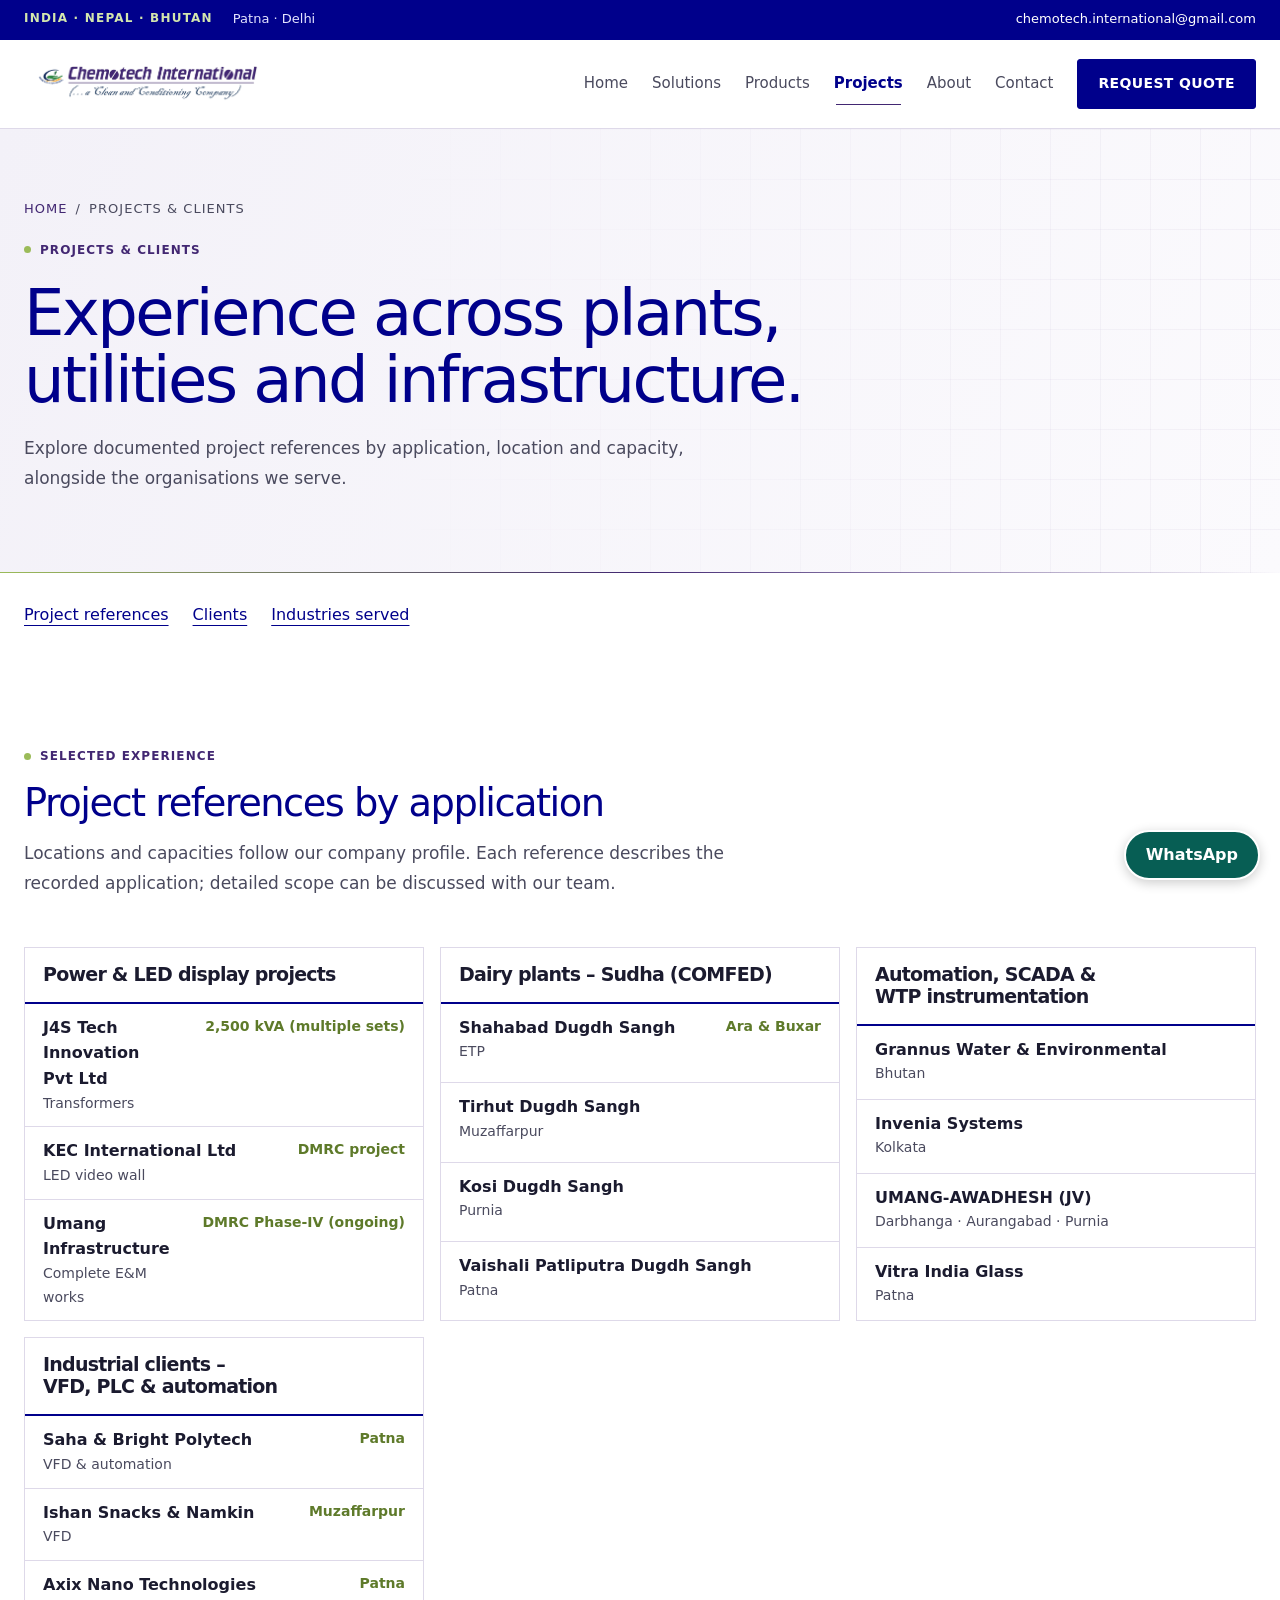
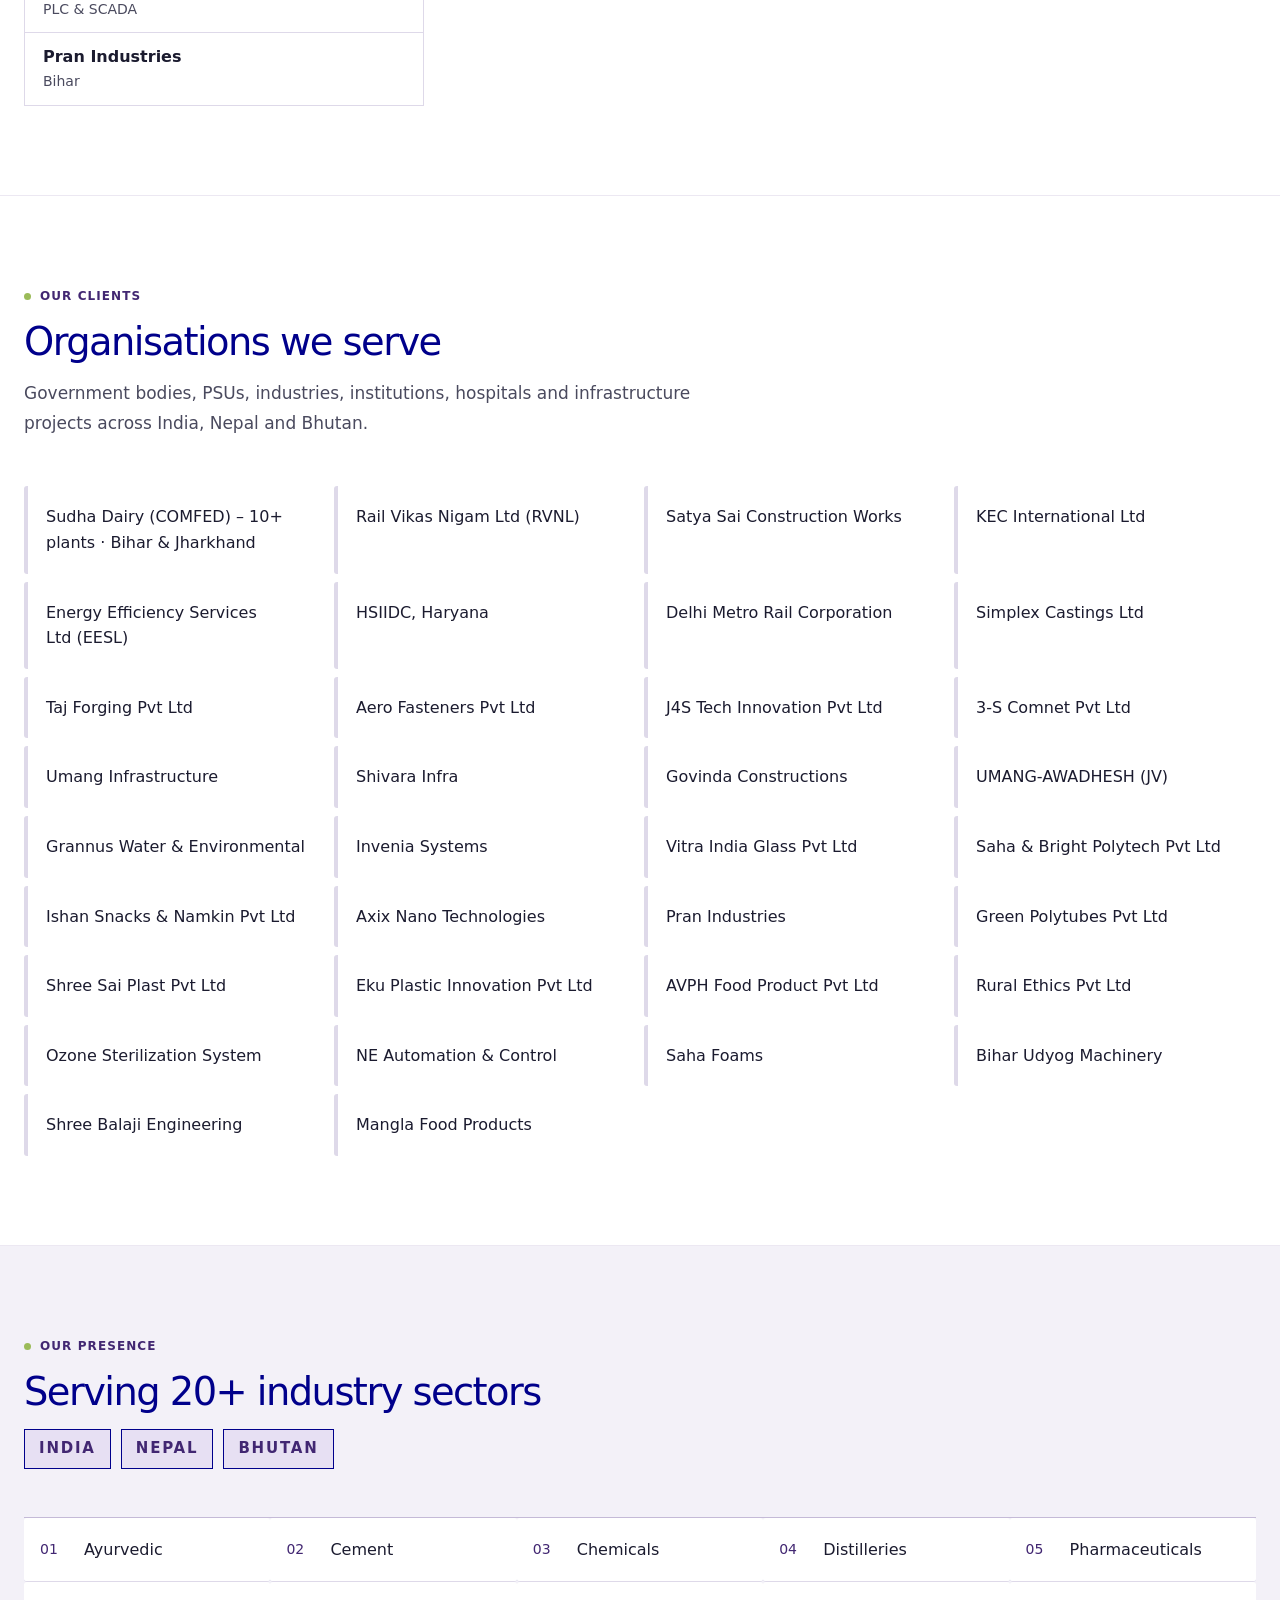
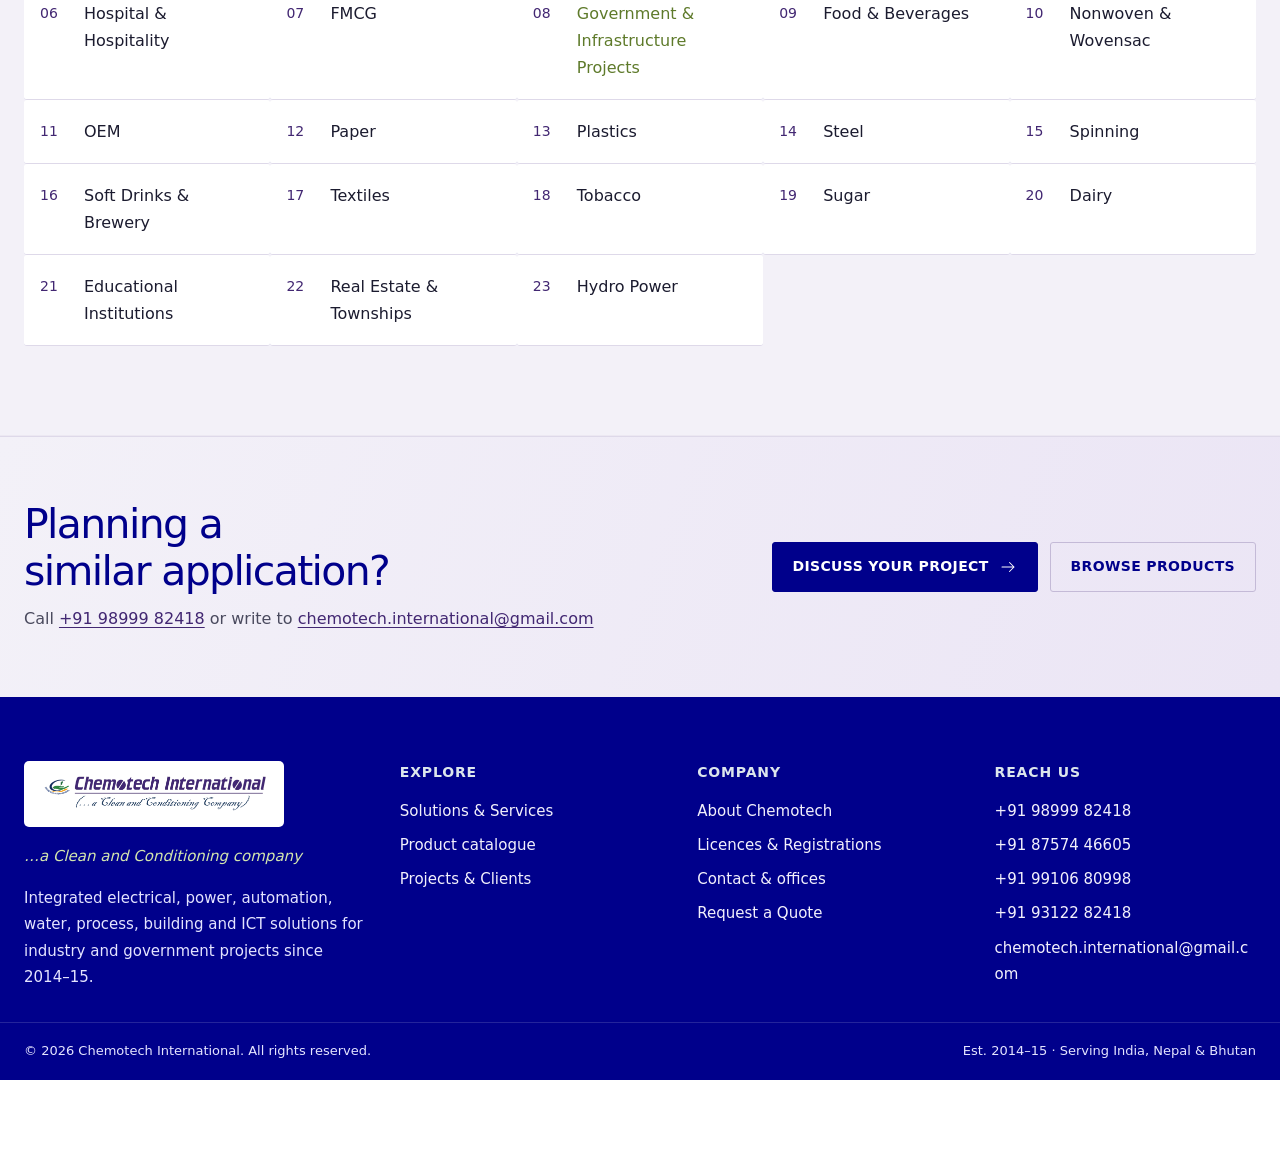
<file: projects.html>
<!doctype html>
<html lang="en">
<head>
<meta charset="utf-8">
<meta name="viewport" content="width=device-width, initial-scale=1, viewport-fit=cover">
<title>Projects & Clients · Chemotech International</title>
<meta name="description" content="Chemotech project references, clients, locations, capacities and industries served across India, Nepal and Bhutan.">
<meta name="theme-color" content="#00008B">
<script type="application/ld+json">{"@context": "https://schema.org", "@type": "Organization", "name": "Chemotech International", "url": "https://autoaimationxyz.github.io/chemo-public-website/", "logo": "https://autoaimationxyz.github.io/chemo-public-website/assets/img/chemotech-logo.png", "email": "chemotech.international@gmail.com", "telephone": ["+91 98999 82418", "+91 87574 46605", "+91 99106 80998", "+91 93122 82418"], "areaServed": ["India", "Nepal", "Bhutan"]}</script>
<meta property="og:title" content="Projects & Clients · Chemotech International">
<meta property="og:description" content="Chemotech project references, clients, locations, capacities and industries served across India, Nepal and Bhutan.">
<link rel="canonical" href="https://autoaimationxyz.github.io/chemo-public-website/projects.html">
<meta property="og:url" content="https://autoaimationxyz.github.io/chemo-public-website/projects.html">
<meta property="og:site_name" content="Chemotech International">
<meta name="twitter:card" content="summary">
<meta property="og:type" content="website">
<meta property="og:image" content="https://autoaimationxyz.github.io/chemo-public-website/assets/img/chemotech-logo.png">
<link rel="icon" type="image/png" href="favicon.png">
<link rel="stylesheet" href="assets/css/style.css?v=05de015c1cc0">
<link rel="stylesheet" href="assets/css/modern.css?v=c445a4f959f2">
<link rel="stylesheet" href="assets/css/immersive.css?v=84e53301dd92">
<link rel="stylesheet" href="assets/css/profile.css?v=7d99860033bf">
<link rel="stylesheet" href="assets/css/contact-actions.css?v=8717a118b452">
</head>
<body>
<a class="skip-link" href="#main">Skip to content</a>
<div class="topbar" role="region" aria-label="Company coverage and email">
  <div class="wrap">
    <div class="topbar__group">
      <span class="topbar__countries">INDIA · NEPAL · BHUTAN</span>
      <span class="topbar__hide-sm">Patna · Delhi</span>
    </div>
    <div class="topbar__group">
      <a href="mailto:chemotech.international@gmail.com">chemotech.international@gmail.com</a>
    </div>
  </div>
</div>
<header class="site-header">
  <div class="wrap">
    <a class="brand" href="index.html" aria-label="Chemotech International, home">
      <img src="assets/img/chemotech-logo.png" width="1820" height="300" alt="Chemotech International – a Clean and Conditioning Company">
    </a>
    <button class="menu-toggle" type="button" aria-expanded="false" aria-controls="site-nav" aria-label="Open menu">
      <svg viewBox="0 0 24 24" fill="none" stroke="currentColor" stroke-width="2" aria-hidden="true"><path d="M3 6h18M3 12h18M3 18h12"/></svg>
    </button>
    <nav class="nav" id="site-nav" aria-label="Main">
      <a href="index.html">Home</a><a href="solutions.html">Solutions</a><a href="products.html">Products</a><a href="projects.html" aria-current="page">Projects</a><a href="about.html">About</a><a href="contact.html">Contact</a><a class="btn" href="quote.html">Request Quote</a>
    </nav>
  </div>
</header>
<main id="main">

<section class="page-hero on-navy">
  <div class="wrap">
    <div class="crumbs"><a href="index.html">Home</a><span aria-hidden="true">/</span><span>Projects & Clients</span></div>
    <span class="tag">Projects & clients</span>
    <h1>Experience across plants, utilities and infrastructure.</h1>
    <p>Explore documented project references by application, location and capacity, alongside the organisations we serve.</p>
  </div>
  <div class="page-hero__rule"></div>
</section>
<nav class="section-nav wrap" aria-label="Project sections"><a href="#references">Project references</a><a href="#clients">Clients</a><a href="#presence">Industries served</a></nav>
<section class="section" id="references"><div class="wrap"><div class="section-head"><span class="tag">Selected experience</span><h2>Project references by application</h2><p>Locations and capacities follow our company profile. Each reference describes the recorded application; detailed scope can be discussed with our team.</p></div><div class="refs"><article class="ref"><h3>Power &amp; LED display projects</h3><ul><li><span><b>J4S Tech Innovation Pvt Ltd</b><small>Transformers</small></span><span class="cap">2,500 kVA (multiple sets)</span></li><li><span><b>KEC International Ltd</b><small>LED video wall</small></span><span class="cap">DMRC project</span></li><li><span><b>Umang Infrastructure</b><small>Complete E&amp;M works</small></span><span class="cap">DMRC Phase-IV (ongoing)</span></li></ul></article><article class="ref"><h3>Dairy plants – Sudha (COMFED)</h3><ul><li><span><b>Shahabad Dugdh Sangh</b><small>ETP</small></span><span class="cap">Ara &amp; Buxar</span></li><li><span><b>Tirhut Dugdh Sangh</b><small>Muzaffarpur</small></span></li><li><span><b>Kosi Dugdh Sangh</b><small>Purnia</small></span></li><li><span><b>Vaishali Patliputra Dugdh Sangh</b><small>Patna</small></span></li></ul></article><article class="ref"><h3>Automation, SCADA &amp; WTP instrumentation</h3><ul><li><span><b>Grannus Water &amp; Environmental</b><small>Bhutan</small></span></li><li><span><b>Invenia Systems</b><small>Kolkata</small></span></li><li><span><b>UMANG-AWADHESH (JV)</b><small>Darbhanga · Aurangabad · Purnia</small></span></li><li><span><b>Vitra India Glass</b><small>Patna</small></span></li></ul></article><article class="ref"><h3>Industrial clients – VFD, PLC &amp; automation</h3><ul><li><span><b>Saha &amp; Bright Polytech</b><small>VFD &amp; automation</small></span><span class="cap">Patna</span></li><li><span><b>Ishan Snacks &amp; Namkin</b><small>VFD</small></span><span class="cap">Muzaffarpur</span></li><li><span><b>Axix Nano Technologies</b><small>PLC &amp; SCADA</small></span><span class="cap">Patna</span></li><li><span><b>Pran Industries</b><small>Bihar</small></span></li></ul></article></div></div></section>
<section class="section" id="clients">
  <div class="wrap">
    <div class="section-head">
      <span class="tag">Our clients</span>
      <h2>Organisations we serve</h2>
      <p>Government bodies, PSUs, industries, institutions, hospitals and infrastructure projects across India, Nepal and Bhutan.</p>
    </div>
    <ul class="names"><li>Sudha Dairy (COMFED) – 10+ plants · Bihar &amp; Jharkhand</li><li>Rail Vikas Nigam Ltd (RVNL)</li><li>Satya Sai Construction Works</li><li>KEC International Ltd</li><li>Energy Efficiency Services Ltd (EESL)</li><li>HSIIDC, Haryana</li><li>Delhi Metro Rail Corporation</li><li>Simplex Castings Ltd</li><li>Taj Forging Pvt Ltd</li><li>Aero Fasteners Pvt Ltd</li><li>J4S Tech Innovation Pvt Ltd</li><li>3-S Comnet Pvt Ltd</li><li>Umang Infrastructure</li><li>Shivara Infra</li><li>Govinda Constructions</li><li>UMANG-AWADHESH (JV)</li><li>Grannus Water &amp; Environmental</li><li>Invenia Systems</li><li>Vitra India Glass Pvt Ltd</li><li>Saha &amp; Bright Polytech Pvt Ltd</li><li>Ishan Snacks &amp; Namkin Pvt Ltd</li><li>Axix Nano Technologies</li><li>Pran Industries</li><li>Green Polytubes Pvt Ltd</li><li>Shree Sai Plast Pvt Ltd</li><li>Eku Plastic Innovation Pvt Ltd</li><li>AVPH Food Product Pvt Ltd</li><li>Rural Ethics Pvt Ltd</li><li>Ozone Sterilization System</li><li>NE Automation &amp; Control</li><li>Saha Foams</li><li>Bihar Udyog Machinery</li><li>Shree Balaji Engineering</li><li>Mangla Food Products</li></ul>

  </div>
</section>

<section class="section section--wash" id="presence">
  <div class="wrap">
    <div class="section-head section-head--split">
      <div class="stack" style="gap:14px">
        <span class="tag">Our presence</span>
        <h2>Serving 20+ industry sectors</h2>
        <div class="presence"><span>India</span><span>Nepal</span><span>Bhutan</span></div>
      </div>
    </div>
    <ul class="industries"><li><span class="list-number" aria-hidden="true">01</span><span class="list-copy">Ayurvedic</span></li><li><span class="list-number" aria-hidden="true">02</span><span class="list-copy">Cement</span></li><li><span class="list-number" aria-hidden="true">03</span><span class="list-copy">Chemicals</span></li><li><span class="list-number" aria-hidden="true">04</span><span class="list-copy">Distilleries</span></li><li><span class="list-number" aria-hidden="true">05</span><span class="list-copy">Pharmaceuticals</span></li><li><span class="list-number" aria-hidden="true">06</span><span class="list-copy">Hospital &amp; Hospitality</span></li><li><span class="list-number" aria-hidden="true">07</span><span class="list-copy">FMCG</span></li><li class="is-key"><span class="list-number" aria-hidden="true">08</span><span class="list-copy">Government &amp; Infrastructure Projects</span></li><li><span class="list-number" aria-hidden="true">09</span><span class="list-copy">Food &amp; Beverages</span></li><li><span class="list-number" aria-hidden="true">10</span><span class="list-copy">Nonwoven &amp; Wovensac</span></li><li><span class="list-number" aria-hidden="true">11</span><span class="list-copy">OEM</span></li><li><span class="list-number" aria-hidden="true">12</span><span class="list-copy">Paper</span></li><li><span class="list-number" aria-hidden="true">13</span><span class="list-copy">Plastics</span></li><li><span class="list-number" aria-hidden="true">14</span><span class="list-copy">Steel</span></li><li><span class="list-number" aria-hidden="true">15</span><span class="list-copy">Spinning</span></li><li><span class="list-number" aria-hidden="true">16</span><span class="list-copy">Soft Drinks &amp; Brewery</span></li><li><span class="list-number" aria-hidden="true">17</span><span class="list-copy">Textiles</span></li><li><span class="list-number" aria-hidden="true">18</span><span class="list-copy">Tobacco</span></li><li><span class="list-number" aria-hidden="true">19</span><span class="list-copy">Sugar</span></li><li><span class="list-number" aria-hidden="true">20</span><span class="list-copy">Dairy</span></li><li><span class="list-number" aria-hidden="true">21</span><span class="list-copy">Educational Institutions</span></li><li><span class="list-number" aria-hidden="true">22</span><span class="list-copy">Real Estate &amp; Townships</span></li><li><span class="list-number" aria-hidden="true">23</span><span class="list-copy">Hydro Power</span></li></ul>
  </div>
</section>

<section class="cta on-navy">
  <div class="wrap">
    <div>
      <h2>Planning a similar application?</h2>
      <p>Call <a href="tel:+919899982418">+91 98999 82418</a> or write to <a href="mailto:chemotech.international@gmail.com">chemotech.international@gmail.com</a></p>
    </div>
    <div class="btn-row">
      <a class="btn btn--green" href="contact.html">Discuss your project <svg class="arrow arrow--right" width="18" height="18" viewBox="0 0 24 24" fill="none" stroke="currentColor" stroke-width="1.35" stroke-linecap="round" stroke-linejoin="round" aria-hidden="true" focusable="false"><path d="M4 12h16m-6-6 6 6-6 6"/></svg></a>
      <a class="btn btn--line-light" href="products.html">Browse products</a>
    </div>
  </div>
</section>
</main>
<footer class="site-footer">
  <div class="wrap">
    <div class="footer-top">
      <div class="footer-brand">
        <div class="logo-tile"><img src="assets/img/chemotech-logo.png" width="1820" height="300" alt="Chemotech International" loading="lazy"></div>
        <p class="tagline">…a Clean and Conditioning company</p>
        <p>Integrated electrical, power, automation, water, process, building and ICT solutions for industry and government projects since 2014–15.</p>
      </div>
      <div>
        <h2>Explore</h2>
        <ul><li><a href="solutions.html">Solutions &amp; Services</a></li><li><a href="products.html">Product catalogue</a></li><li><a href="projects.html">Projects &amp; Clients</a></li></ul>
      </div>
      <div>
        <h2>Company</h2>
        <ul><li><a href="about.html">About Chemotech</a></li><li><a href="certifications.html">Licences &amp; Registrations</a></li><li><a href="contact.html">Contact &amp; offices</a></li><li><a href="quote.html">Request a Quote</a></li></ul>
      </div>
      <div>
        <h2>Reach us</h2>
        <ul>
          <li><a href="tel:+919899982418">+91 98999 82418</a></li><li><a href="tel:+918757446605">+91 87574 46605</a></li><li><a href="tel:+919910680998">+91 99106 80998</a></li><li><a href="tel:+919312282418">+91 93122 82418</a></li>
          <li><a href="mailto:chemotech.international@gmail.com">chemotech.international@gmail.com</a></li>

        </ul>
      </div>
    </div>
  </div>
  <div class="wrap footer-bottom">
    <span>© <span data-year>2026</span> Chemotech International. All rights reserved.</span>
    <span>Est. 2014–15 · Serving India, Nepal &amp; Bhutan</span>
  </div>
</footer>
<nav class="contact-actions" aria-label="Quick contact">
  <a class="contact-actions__whatsapp" href="https://wa.me/919899982418?text=Hello%20Chemotech%2C%20I%20have%20an%20enquiry%20about%20%E2%80%A6" target="_blank" rel="noopener noreferrer">WhatsApp</a>
  <a class="contact-actions__call" href="tel:+919899982418">Call</a>
</nav>
<script defer src="assets/js/main.js?v=c6a16b14aec7"></script>

</body>
</html>
</file>
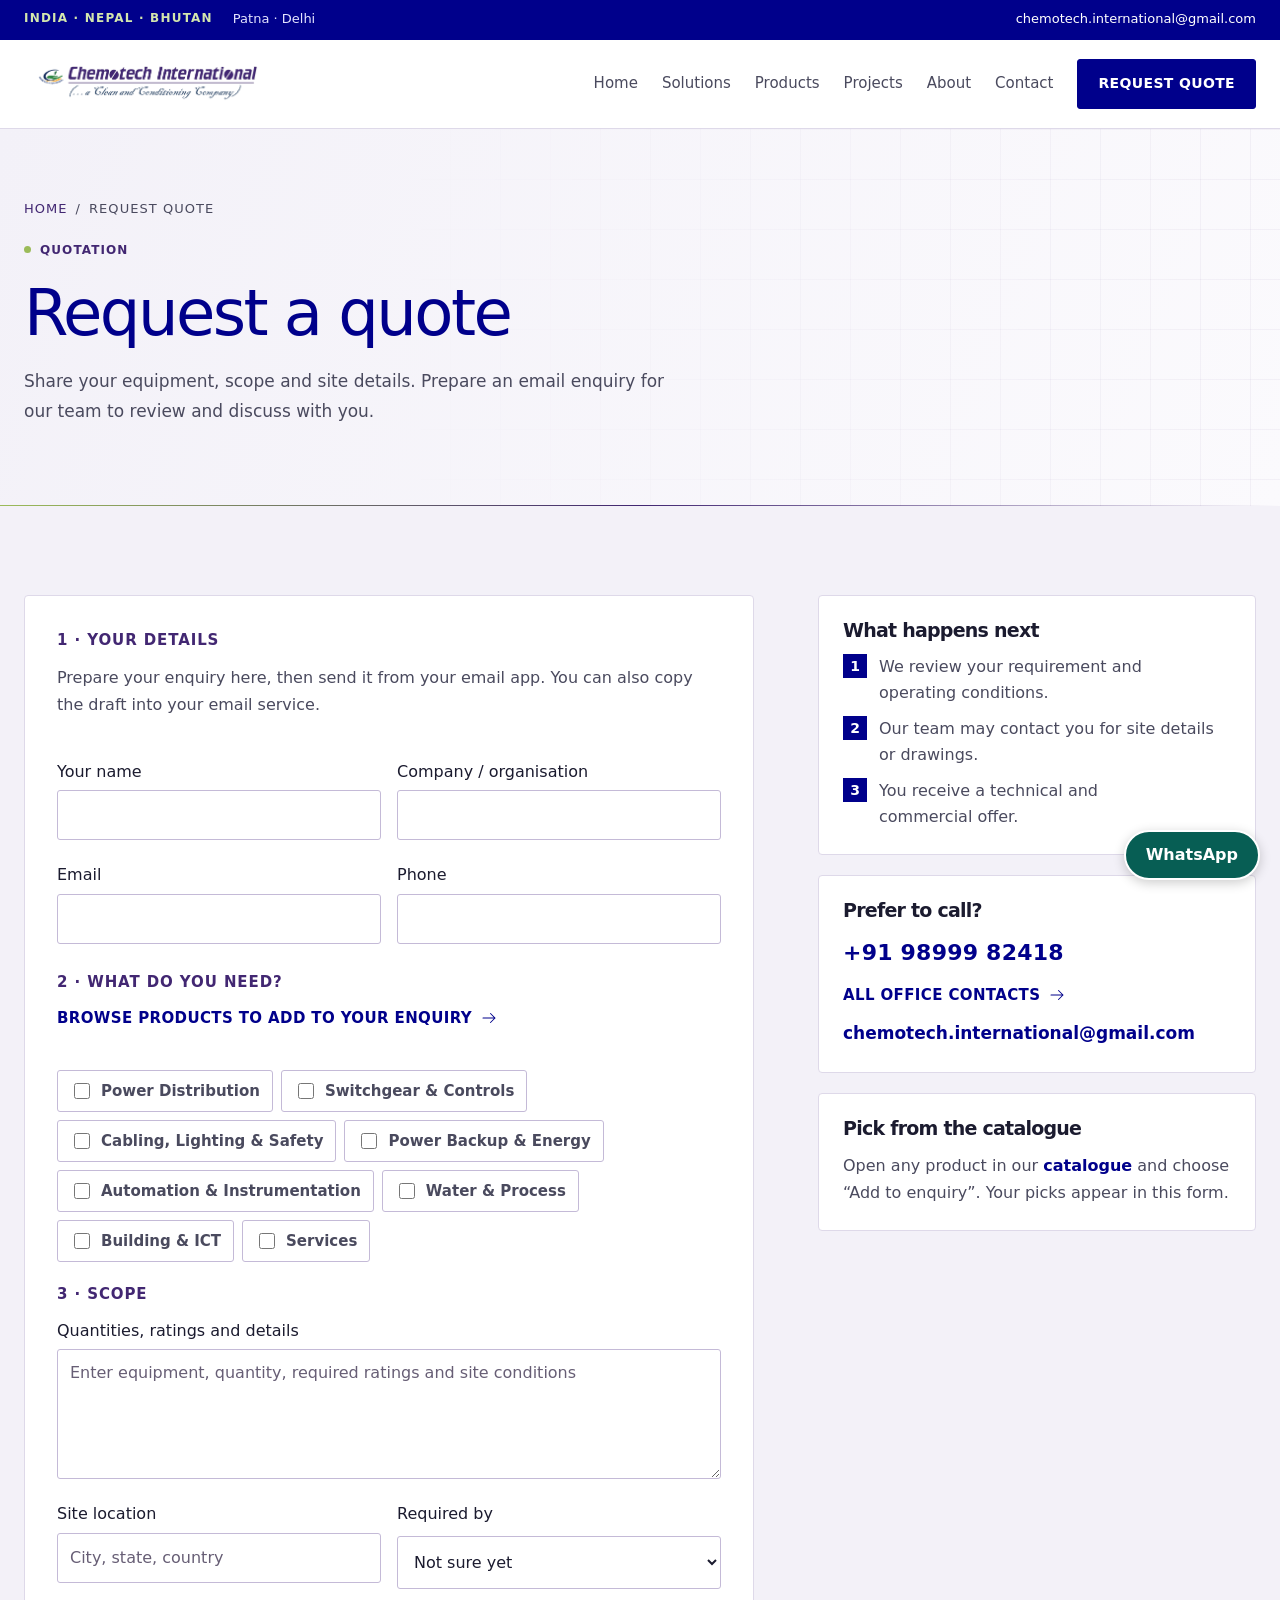
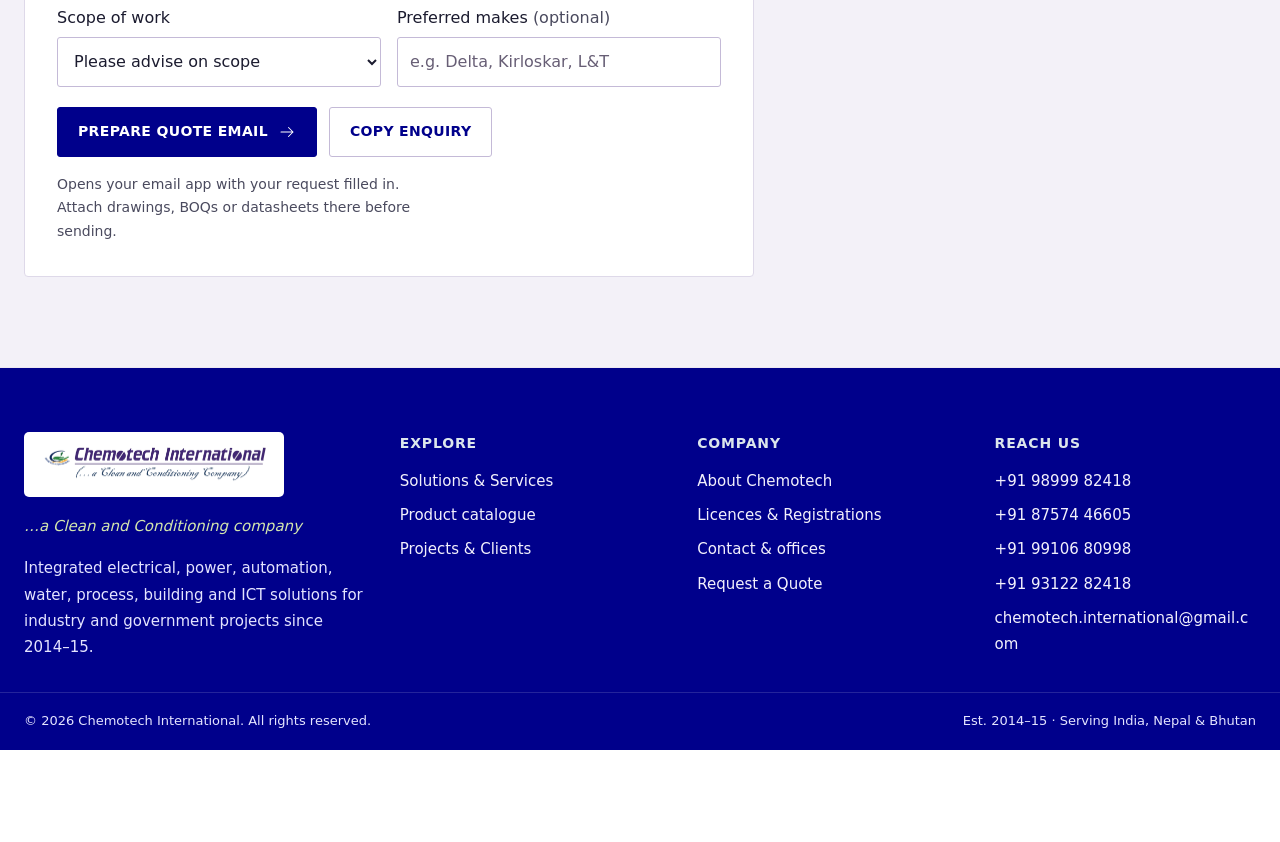
<file: quote.html>
<!doctype html>
<html lang="en">
<head>
<meta charset="utf-8">
<meta name="viewport" content="width=device-width, initial-scale=1, viewport-fit=cover">
<title>Request Quote · Chemotech International</title>
<meta name="description" content="Request a quotation from Chemotech International for panels, transformers, DG sets, UPS, VFD, PLC, SCADA, water treatment plants, hygiene stations, pre-fab structures, networking and CCTV.">
<meta name="theme-color" content="#00008B">
<script type="application/ld+json">{"@context": "https://schema.org", "@type": "Organization", "name": "Chemotech International", "url": "https://autoaimationxyz.github.io/chemo-public-website/", "logo": "https://autoaimationxyz.github.io/chemo-public-website/assets/img/chemotech-logo.png", "email": "chemotech.international@gmail.com", "telephone": ["+91 98999 82418", "+91 87574 46605", "+91 99106 80998", "+91 93122 82418"], "areaServed": ["India", "Nepal", "Bhutan"]}</script>
<meta property="og:title" content="Request Quote · Chemotech International">
<meta property="og:description" content="Request a quotation from Chemotech International for panels, transformers, DG sets, UPS, VFD, PLC, SCADA, water treatment plants, hygiene stations, pre-fab structures, networking and CCTV.">
<link rel="canonical" href="https://autoaimationxyz.github.io/chemo-public-website/quote.html">
<meta property="og:url" content="https://autoaimationxyz.github.io/chemo-public-website/quote.html">
<meta property="og:site_name" content="Chemotech International">
<meta name="twitter:card" content="summary">
<meta property="og:type" content="website">
<meta property="og:image" content="https://autoaimationxyz.github.io/chemo-public-website/assets/img/chemotech-logo.png">
<link rel="icon" type="image/png" href="favicon.png">
<link rel="stylesheet" href="assets/css/style.css?v=05de015c1cc0">
<link rel="stylesheet" href="assets/css/modern.css?v=c445a4f959f2">
<link rel="stylesheet" href="assets/css/immersive.css?v=84e53301dd92">
<link rel="stylesheet" href="assets/css/profile.css?v=7d99860033bf">
<link rel="stylesheet" href="assets/css/contact-actions.css?v=8717a118b452">
</head>
<body>
<a class="skip-link" href="#main">Skip to content</a>
<div class="topbar" role="region" aria-label="Company coverage and email">
  <div class="wrap">
    <div class="topbar__group">
      <span class="topbar__countries">INDIA · NEPAL · BHUTAN</span>
      <span class="topbar__hide-sm">Patna · Delhi</span>
    </div>
    <div class="topbar__group">
      <a href="mailto:chemotech.international@gmail.com">chemotech.international@gmail.com</a>
    </div>
  </div>
</div>
<header class="site-header">
  <div class="wrap">
    <a class="brand" href="index.html" aria-label="Chemotech International, home">
      <img src="assets/img/chemotech-logo.png" width="1820" height="300" alt="Chemotech International – a Clean and Conditioning Company">
    </a>
    <button class="menu-toggle" type="button" aria-expanded="false" aria-controls="site-nav" aria-label="Open menu">
      <svg viewBox="0 0 24 24" fill="none" stroke="currentColor" stroke-width="2" aria-hidden="true"><path d="M3 6h18M3 12h18M3 18h12"/></svg>
    </button>
    <nav class="nav" id="site-nav" aria-label="Main">
      <a href="index.html">Home</a><a href="solutions.html">Solutions</a><a href="products.html">Products</a><a href="projects.html">Projects</a><a href="about.html">About</a><a href="contact.html">Contact</a><a class="btn" href="quote.html" aria-current="page">Request Quote</a>
    </nav>
  </div>
</header>
<main id="main">

<section class="page-hero on-navy">
  <div class="wrap">
    <div class="crumbs"><a href="index.html">Home</a><span aria-hidden="true">/</span><span>Request Quote</span></div>
    <span class="tag">Quotation</span>
    <h1>Request a quote</h1>
    <p>Share your equipment, scope and site details. Prepare an email enquiry for our team to review and discuss with you.</p>
  </div>
  <div class="page-hero__rule"></div>
</section>

<script type="application/json" id="product-index">{"1": {"name": "HT Panels", "catalogue_no": 1}, "2": {"name": "LT / PCC & Distribution Panels", "catalogue_no": 2}, "3": {"name": "MCC & Motor Control Panels", "catalogue_no": 3}, "5": {"name": "APFC & Capacitor Panels", "catalogue_no": 4}, "6": {"name": "Feeder Pillars & Street-Light Panels", "catalogue_no": 5}, "7": {"name": "Transformers", "catalogue_no": 6}, "9": {"name": "Diesel Generator Sets", "catalogue_no": 7}, "4": {"name": "Synchronising & AMF Panels", "catalogue_no": 8}, "8": {"name": "Compact / Unitised Substations", "catalogue_no": 9}, "11": {"name": "Circuit Breakers", "catalogue_no": 10}, "12": {"name": "Earth-Leakage Protection", "catalogue_no": 11}, "13": {"name": "Distribution Boards", "catalogue_no": 12}, "14": {"name": "Isolators, Changeover & ATS", "catalogue_no": 13}, "15": {"name": "Contactors, Starters & Relays", "catalogue_no": 14}, "16": {"name": "Control, Indication & Metering", "catalogue_no": 15}, "17": {"name": "HT & LT Power & Control Cables", "catalogue_no": 16}, "18": {"name": "Wires & Special Cables", "catalogue_no": 17}, "19": {"name": "Cable Accessories & Containment", "catalogue_no": 18}, "20": {"name": "Wiring Accessories", "catalogue_no": 19}, "21": {"name": "Indoor & Industrial LED Lighting", "catalogue_no": 20}, "22": {"name": "Street, Area & Solar Lighting", "catalogue_no": 21}, "23": {"name": "Fans", "catalogue_no": 22}, "24": {"name": "Earthing & Lightning Protection", "catalogue_no": 23}, "25": {"name": "Fire Detection & Alarm", "catalogue_no": 24}, "26": {"name": "Public Address & Sound Systems", "catalogue_no": 25}, "27": {"name": "Online UPS & Data Centre Power", "catalogue_no": 26}, "28": {"name": "Inverters, Batteries & Chargers", "catalogue_no": 27}, "29": {"name": "Voltage Stabilisers & Regulators", "catalogue_no": 28}, "30": {"name": "Harmonic Filters & PF Correction", "catalogue_no": 29}, "31": {"name": "Energy Management System", "catalogue_no": 30}, "32": {"name": "Solar Power Systems", "catalogue_no": 31}, "33": {"name": "EV Chargers", "catalogue_no": 32}, "34": {"name": "Electrical Motors & Actuators", "catalogue_no": 33}, "35": {"name": "VFD & Servo Drives", "catalogue_no": 34}, "36": {"name": "PLC, HMI & SCADA", "catalogue_no": 35}, "37": {"name": "Plant Automation & Robotics", "catalogue_no": 36}, "38": {"name": "Flow, Level & Pressure Instruments", "catalogue_no": 37}, "57": {"name": "Water Quality Analysers", "catalogue_no": 38}, "39": {"name": "Water Treatment Plants (WTP)", "catalogue_no": 39}, "40": {"name": "Effluent Treatment Plants (ETP)", "catalogue_no": 40}, "41": {"name": "Sewage Treatment Plants (STP)", "catalogue_no": 41}, "42": {"name": "RO, DM, Softening & UF Plants", "catalogue_no": 42}, "43": {"name": "Water Treatment Components & O&M", "catalogue_no": 43}, "44": {"name": "Steam, Valves & Piping", "catalogue_no": 44}, "45": {"name": "Process Chemicals & Lubrication", "catalogue_no": 45}, "46": {"name": "Hygiene Stations", "catalogue_no": 46}, "47": {"name": "Building Management System", "catalogue_no": 47}, "48": {"name": "Lifts", "catalogue_no": 48}, "49": {"name": "Air-Conditioning & Ventilation", "catalogue_no": 49}, "50": {"name": "LED Screens & Video Walls", "catalogue_no": 50}, "51": {"name": "Pre-Fab Structures & Material Handling", "catalogue_no": 51}, "52": {"name": "Structured Cabling & Networking (LAN)", "catalogue_no": 52}, "53": {"name": "CCTV & Security", "catalogue_no": 53}, "54": {"name": "IT & Communication", "catalogue_no": 54}, "55": {"name": "Electrical Installation & Contracting", "catalogue_no": 55}, "56": {"name": "Testing, Commissioning, O&M & AMC", "catalogue_no": 56}}</script>
<section class="section section--wash">
  <div class="wrap form-layout">
    <form class="form" data-mailto="Quote request" data-recipient="chemotech.international@gmail.com" novalidate>
      <fieldset>
        <legend>1 · Your details</legend><noscript><p>Email <a href="mailto:chemotech.international@gmail.com">chemotech.international@gmail.com</a> or call +91 98999 82418. Enable JavaScript to prepare a draft here.</p></noscript><p class="form-explainer">Prepare your enquiry here, then send it from your email app. You can also copy the draft into your email service.</p>
        <div class="row">
          <div class="field"><label for="name">Your name</label><input id="name" name="name" type="text" data-label="Name" required data-msg="Please enter your name." autocomplete="name"><span class="err" data-err-for="name" aria-live="polite"></span></div>
          <div class="field"><label for="company">Company / organisation</label><input id="company" name="company" type="text" data-label="Company" required data-msg="Please enter your company or organisation." autocomplete="organization"><span class="err" data-err-for="company" aria-live="polite"></span></div>
        </div>
        <div class="row">
          <div class="field"><label for="email">Email</label><input id="email" name="email" type="email" data-label="Email" required data-msg="Please enter a valid email address." autocomplete="email"><span class="err" data-err-for="email" aria-live="polite"></span></div>
          <div class="field"><label for="phone">Phone</label><input id="phone" name="phone" type="tel" data-label="Phone" required data-msg="Please enter a phone number." autocomplete="tel"><span class="err" data-err-for="phone" aria-live="polite"></span></div>
        </div>
      </fieldset>
      <fieldset>
        <legend>2 · What do you need?</legend>
        <div class="picked" id="picked" hidden>
          <p><b>From the catalogue:</b> these products will be included in your request.</p>
          <ul></ul>
        </div>
        <p id="picked-notice" class="selection-notice" role="status" aria-live="polite"></p>
        <a class="text-link quote-catalogue-link" id="quote-catalogue-link" href="products.html">Browse products to add to your enquiry <svg class="arrow arrow--right" width="18" height="18" viewBox="0 0 24 24" fill="none" stroke="currentColor" stroke-width="1.35" stroke-linecap="round" stroke-linejoin="round" aria-hidden="true" focusable="false"><path d="M4 12h16m-6-6 6 6-6 6"/></svg></a>
        <input type="hidden" id="picked-input" data-label="Catalogue products">
        <div class="checks" role="group" aria-label="Categories" data-label="Categories"><label><input type="checkbox" name="category" value="Power Distribution">Power Distribution</label><label><input type="checkbox" name="category" value="Switchgear &amp; Controls">Switchgear &amp; Controls</label><label><input type="checkbox" name="category" value="Cabling, Lighting &amp; Safety">Cabling, Lighting &amp; Safety</label><label><input type="checkbox" name="category" value="Power Backup &amp; Energy">Power Backup &amp; Energy</label><label><input type="checkbox" name="category" value="Automation &amp; Instrumentation">Automation &amp; Instrumentation</label><label><input type="checkbox" name="category" value="Water &amp; Process">Water &amp; Process</label><label><input type="checkbox" name="category" value="Building &amp; ICT">Building &amp; ICT</label><label><input type="checkbox" name="category" value="Services">Services</label></div>
      </fieldset>
      <fieldset>
        <legend>3 · Scope</legend>
        <div class="field"><label for="requirement">Quantities, ratings and details</label><textarea id="requirement" name="requirement" data-label="Requirement" required data-msg="Please describe what you need." placeholder="Enter equipment, quantity, required ratings and site conditions"></textarea><span class="err" data-err-for="requirement" aria-live="polite"></span></div>
        <div class="row">
          <div class="field"><label for="site">Site location</label><input id="site" name="site" type="text" data-label="Site location" required data-msg="Please enter the site location." placeholder="City, state, country"><span class="err" data-err-for="site" aria-live="polite"></span></div>
          <div class="field">
            <label for="timeline">Required by</label>
            <select id="timeline" name="timeline" data-label="Required by">
              <option>Not sure yet</option>
              <option>Within 1 month</option>
              <option>1 – 3 months</option>
              <option>3 – 6 months</option>
              <option>Budgetary quote only</option>
            </select>
          </div>
        </div>
        <div class="row">
          <div class="field">
            <label for="service">Scope of work</label>
            <select id="service" name="service" data-label="Scope of work">
              <option>Please advise on scope</option>
              <option>Supply only</option>
              <option>Supply &amp; installation</option>
              <option>Turnkey (design to commissioning)</option>
              <option>Service / AMC</option>
            </select>
          </div>
          <div class="field"><label for="makes">Preferred makes <span class="opt">(optional)</span></label><input id="makes" name="makes" type="text" data-label="Preferred makes" placeholder="e.g. Delta, Kirloskar, L&amp;T"></div>
        </div>
      </fieldset>
      <div class="form-status" role="status" hidden>
        <b>Your email app should now open with the message ready to send.</b>
        Press send there to reach us. If nothing opened, email <a href="mailto:chemotech.international@gmail.com">chemotech.international@gmail.com</a> or call +91 98999 82418.
      </div>
      <div class="form-foot">
        <div class="btn-row form-actions"><button class="btn" type="submit">Prepare quote email <svg class="arrow arrow--right" width="18" height="18" viewBox="0 0 24 24" fill="none" stroke="currentColor" stroke-width="1.35" stroke-linecap="round" stroke-linejoin="round" aria-hidden="true" focusable="false"><path d="M4 12h16m-6-6 6 6-6 6"/></svg></button><button class="btn btn--ghost" type="button" data-copy-message>Copy enquiry</button></div>
        <small>Opens your email app with your request filled in. Attach drawings, BOQs or datasheets there before sending.</small>
      </div>
    </form>
    <div class="aside" role="region" aria-label="Enquiry help">
      <div class="aside-card">
        <h2>What happens next</h2>
        <ol>
          <li><span class="list-copy">We review your requirement and operating conditions.</span></li>
          <li><span class="list-copy">Our team may contact you for site details or drawings.</span></li>
          <li><span class="list-copy">You receive a technical and commercial offer.</span></li>
        </ol>
      </div>
      <div class="aside-card">
        <h2>Prefer to call?</h2>
        <a class="big-phone" href="tel:+919899982418">+91 98999 82418</a>
        <a class="text-link" href="contact.html">All office contacts <svg class="arrow arrow--right" width="18" height="18" viewBox="0 0 24 24" fill="none" stroke="currentColor" stroke-width="1.35" stroke-linecap="round" stroke-linejoin="round" aria-hidden="true" focusable="false"><path d="M4 12h16m-6-6 6 6-6 6"/></svg></a>
        <a href="mailto:chemotech.international@gmail.com">chemotech.international@gmail.com</a>
      </div>
      <div class="aside-card">
        <h2>Pick from the catalogue</h2>
        <p>Open any product in our <a href="products.html">catalogue</a> and choose &ldquo;Add to enquiry&rdquo;. Your picks appear in this form.</p>
      </div>
    </div>
  </div>
</section>
</main>
<footer class="site-footer">
  <div class="wrap">
    <div class="footer-top">
      <div class="footer-brand">
        <div class="logo-tile"><img src="assets/img/chemotech-logo.png" width="1820" height="300" alt="Chemotech International" loading="lazy"></div>
        <p class="tagline">…a Clean and Conditioning company</p>
        <p>Integrated electrical, power, automation, water, process, building and ICT solutions for industry and government projects since 2014–15.</p>
      </div>
      <div>
        <h2>Explore</h2>
        <ul><li><a href="solutions.html">Solutions &amp; Services</a></li><li><a href="products.html">Product catalogue</a></li><li><a href="projects.html">Projects &amp; Clients</a></li></ul>
      </div>
      <div>
        <h2>Company</h2>
        <ul><li><a href="about.html">About Chemotech</a></li><li><a href="certifications.html">Licences &amp; Registrations</a></li><li><a href="contact.html">Contact &amp; offices</a></li><li><a href="quote.html">Request a Quote</a></li></ul>
      </div>
      <div>
        <h2>Reach us</h2>
        <ul>
          <li><a href="tel:+919899982418">+91 98999 82418</a></li><li><a href="tel:+918757446605">+91 87574 46605</a></li><li><a href="tel:+919910680998">+91 99106 80998</a></li><li><a href="tel:+919312282418">+91 93122 82418</a></li>
          <li><a href="mailto:chemotech.international@gmail.com">chemotech.international@gmail.com</a></li>

        </ul>
      </div>
    </div>
  </div>
  <div class="wrap footer-bottom">
    <span>© <span data-year>2026</span> Chemotech International. All rights reserved.</span>
    <span>Est. 2014–15 · Serving India, Nepal &amp; Bhutan</span>
  </div>
</footer>
<nav class="contact-actions" aria-label="Quick contact">
  <a class="contact-actions__whatsapp" href="https://wa.me/919899982418?text=Hello%20Chemotech%2C%20I%20have%20an%20enquiry%20about%20%E2%80%A6" target="_blank" rel="noopener noreferrer">WhatsApp</a>
  <a class="contact-actions__call" href="tel:+919899982418">Call</a>
</nav>
<script defer src="assets/js/main.js?v=c6a16b14aec7"></script>

</body>
</html>
</file>
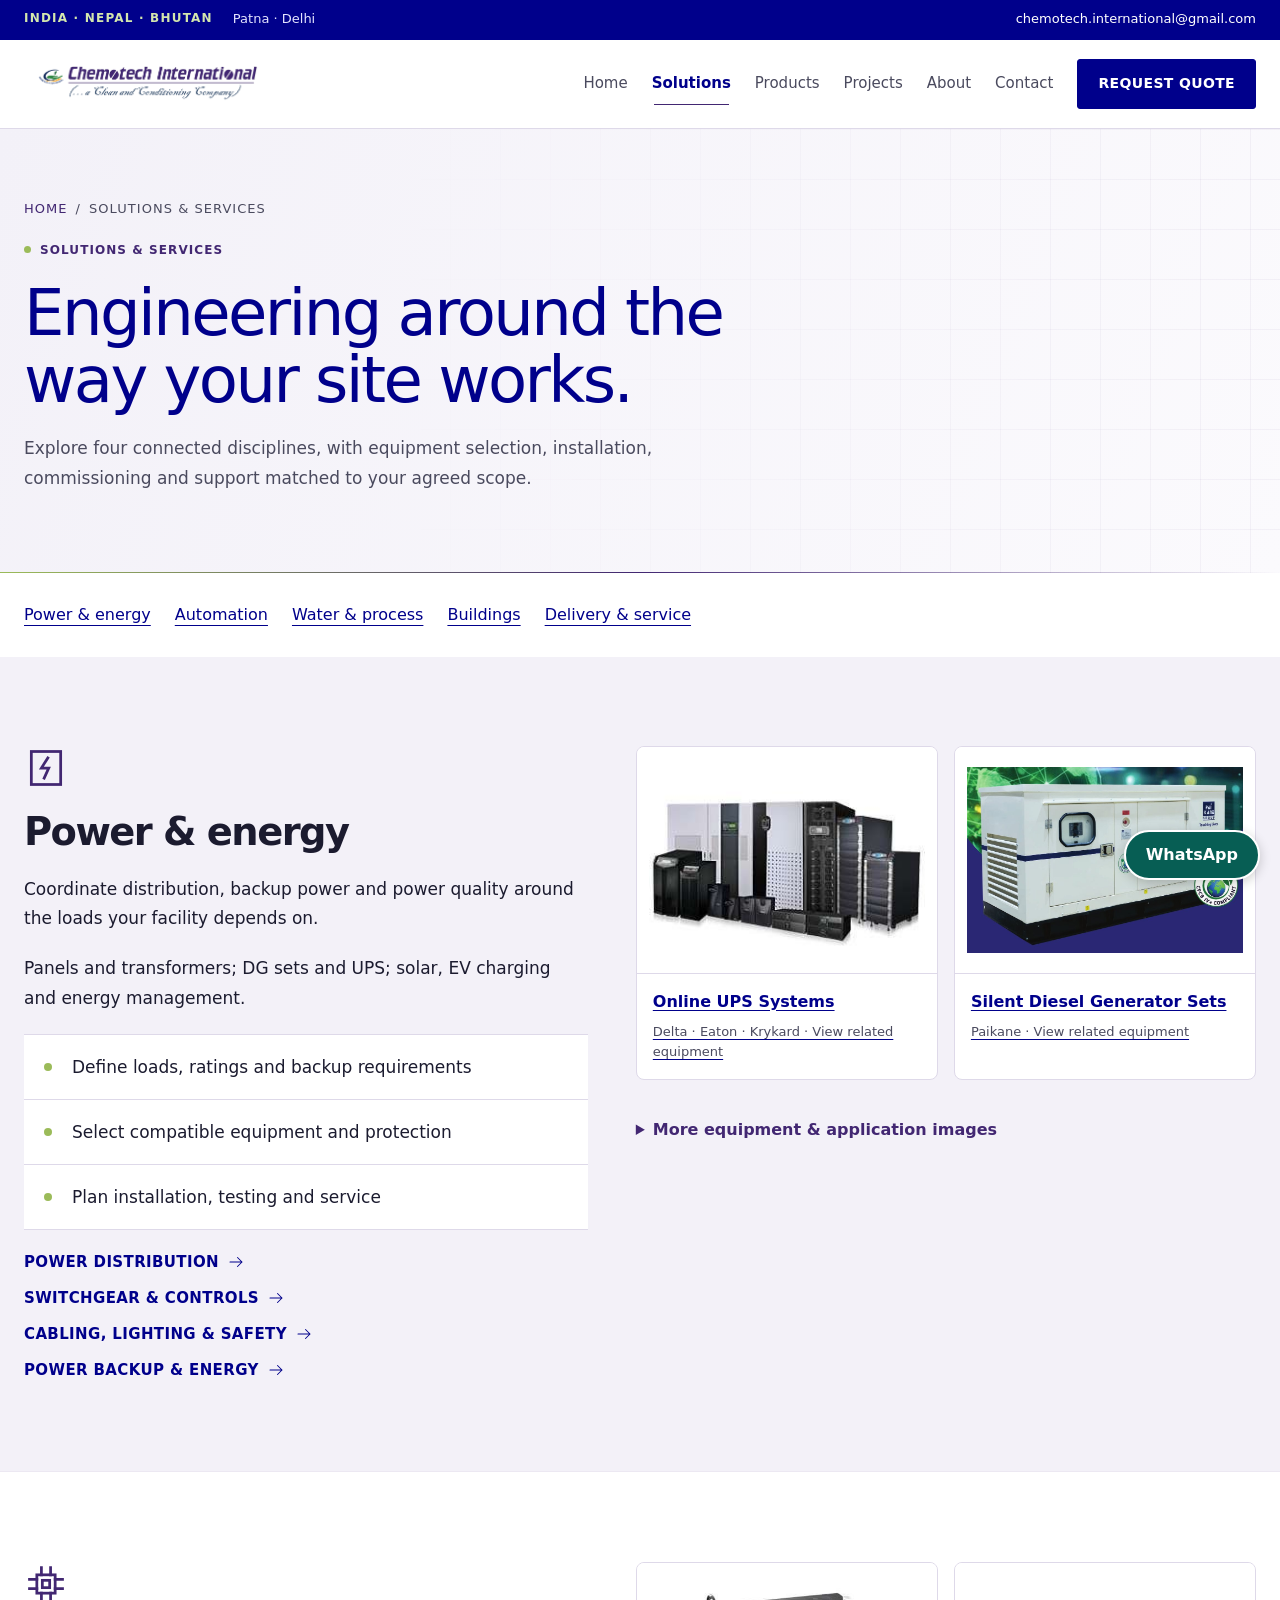
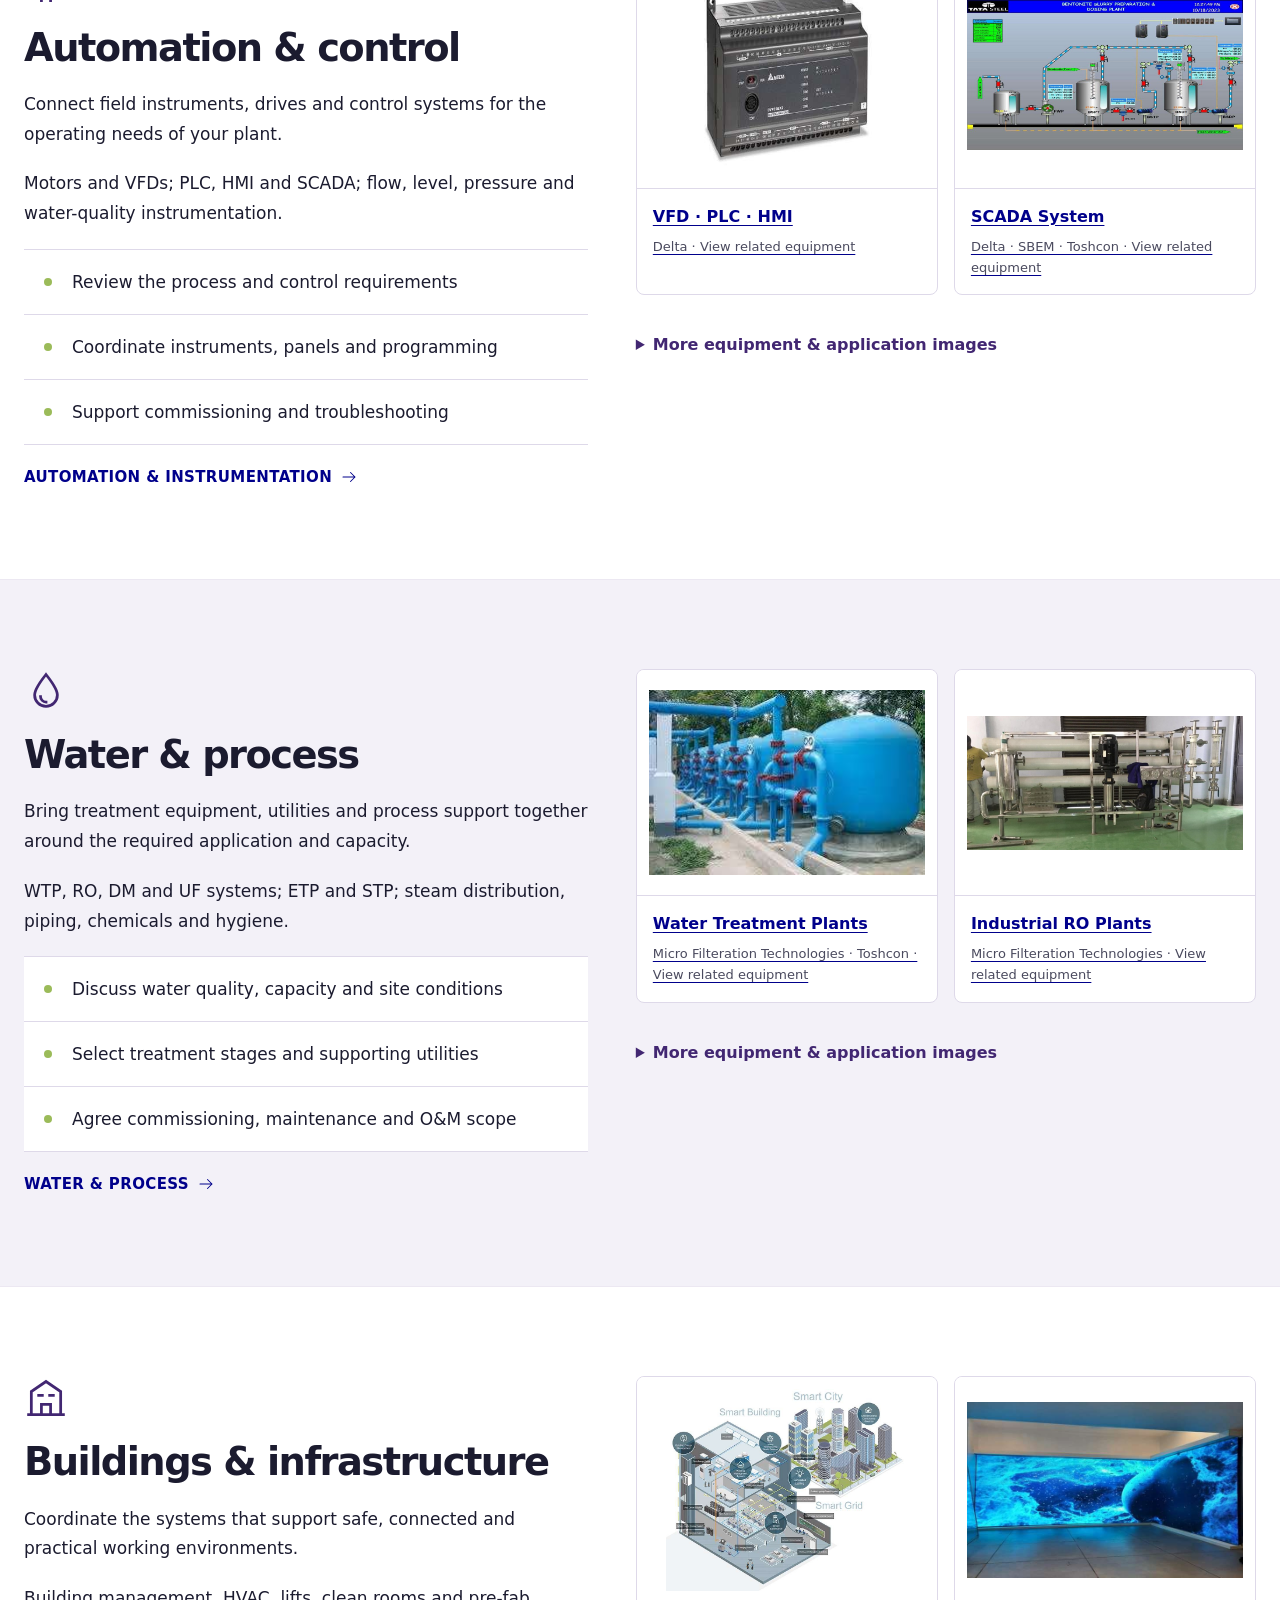
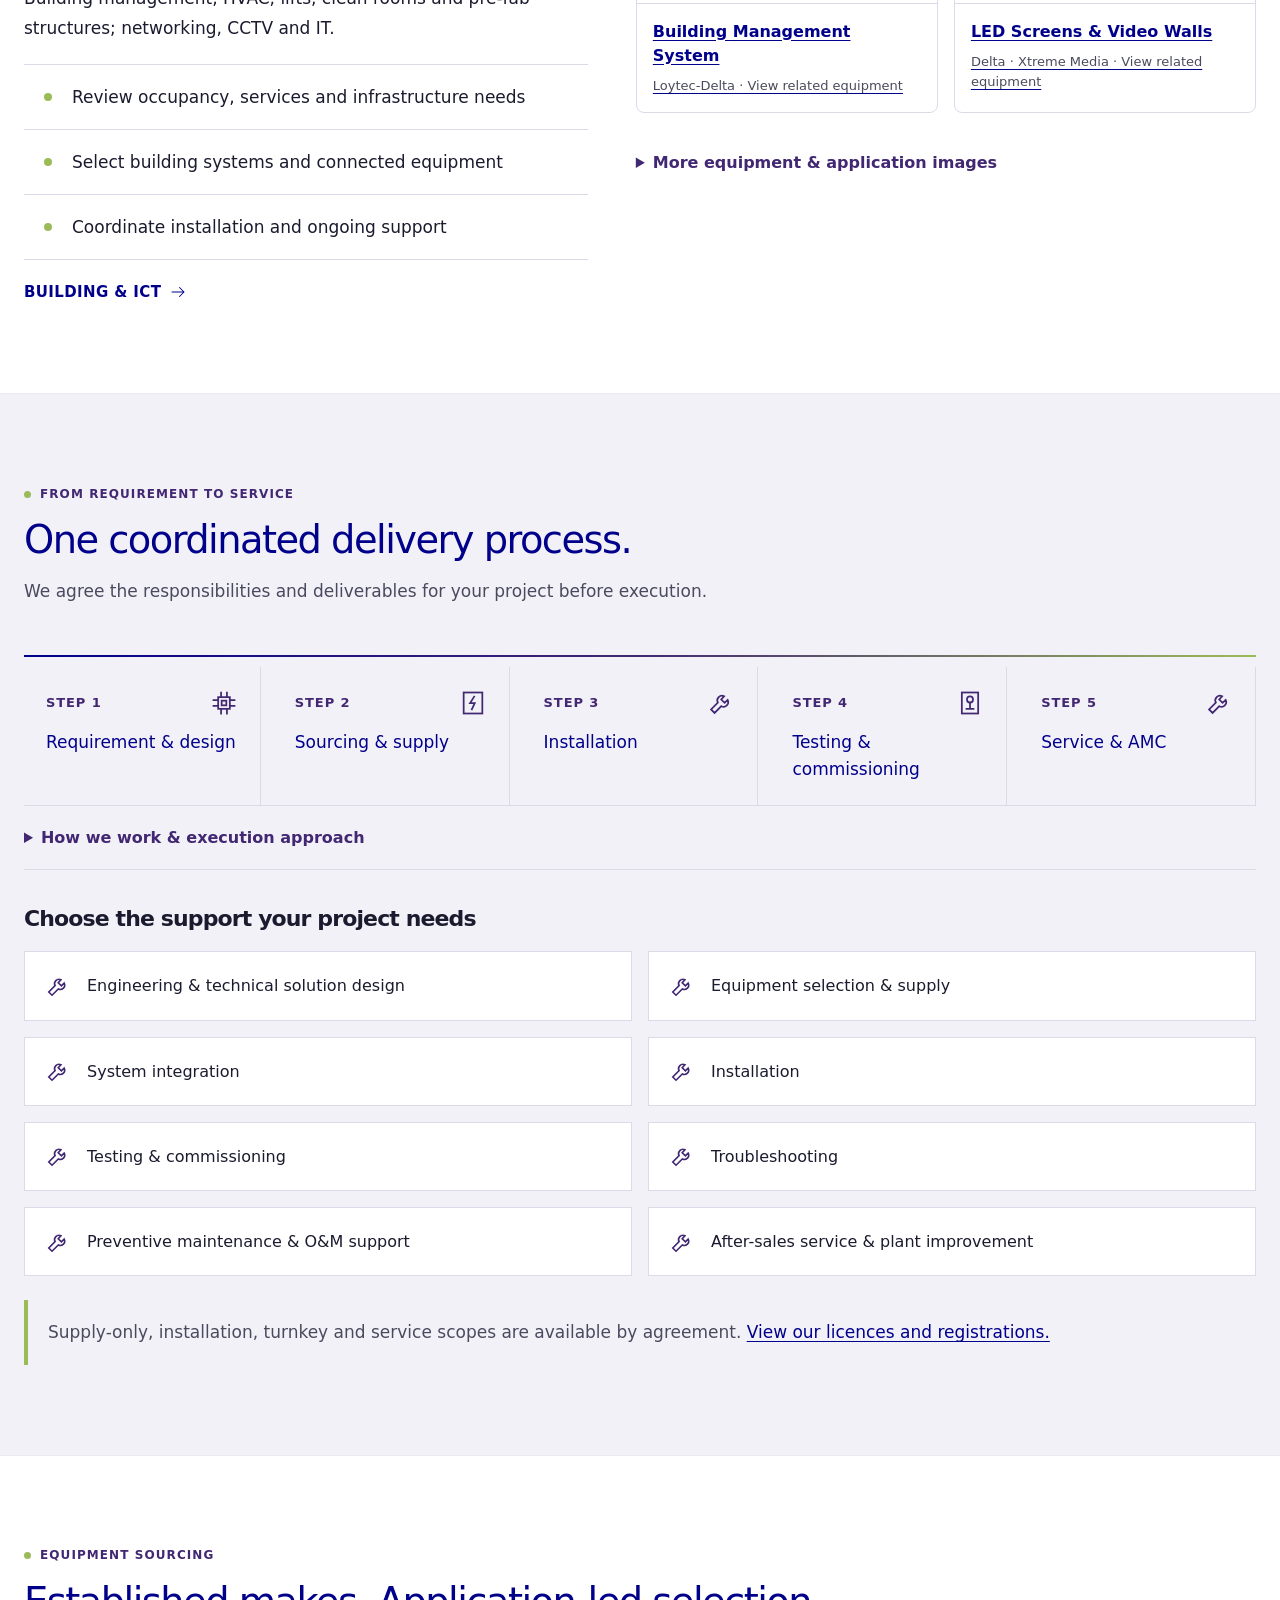
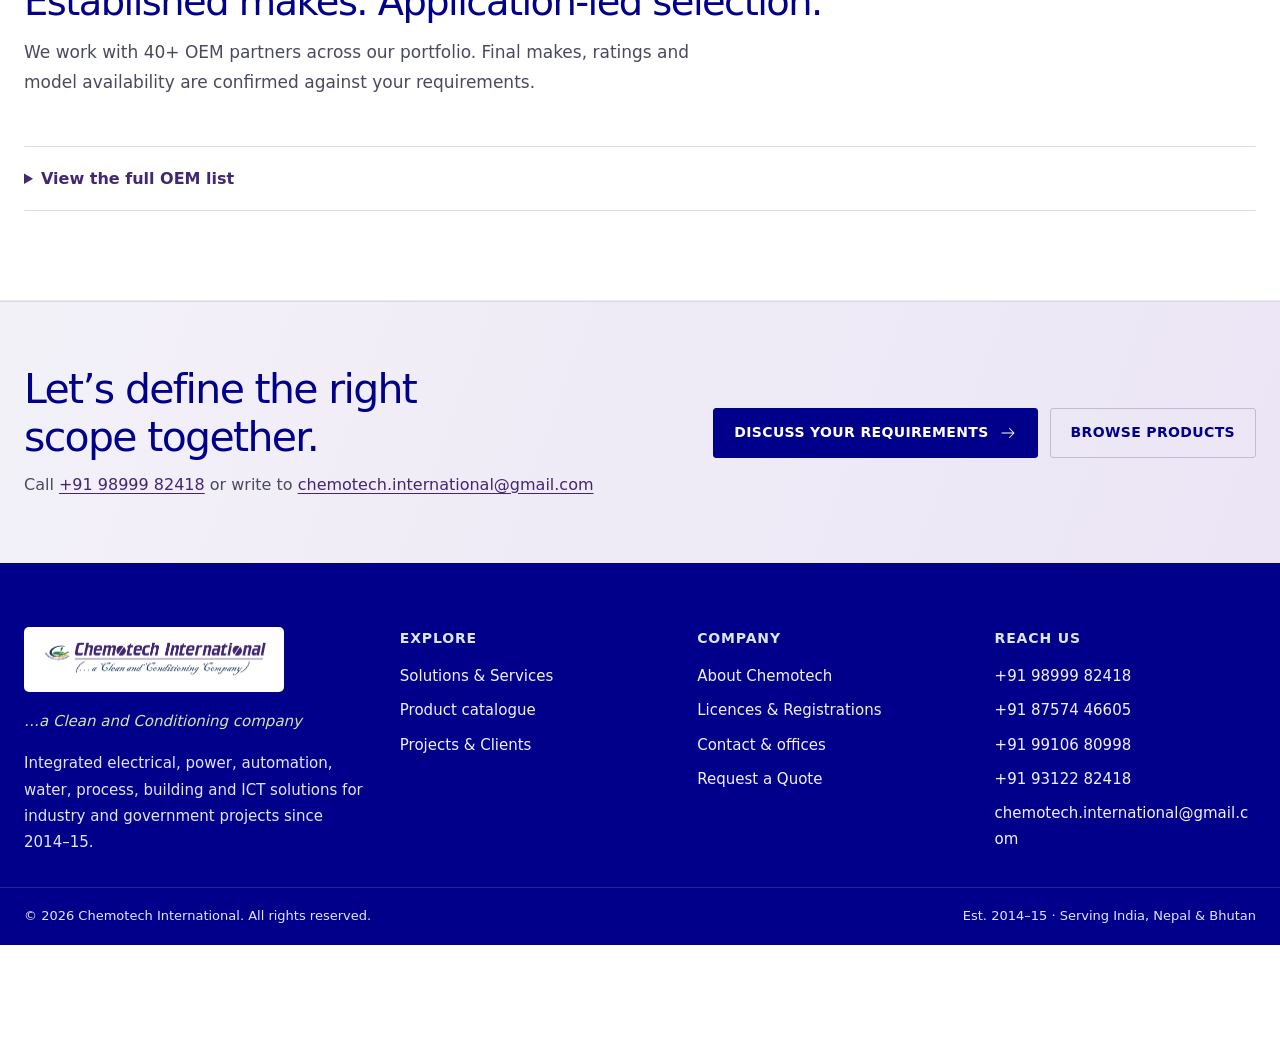
<file: solutions.html>
<!doctype html>
<html lang="en">
<head>
<meta charset="utf-8">
<meta name="viewport" content="width=device-width, initial-scale=1, viewport-fit=cover">
<title>Solutions & Services · Chemotech International</title>
<meta name="description" content="Power, automation, water, process and building engineering: equipment selection, supply, installation, commissioning and maintenance from Chemotech International.">
<meta name="theme-color" content="#00008B">
<script type="application/ld+json">{"@context": "https://schema.org", "@type": "Organization", "name": "Chemotech International", "url": "https://autoaimationxyz.github.io/chemo-public-website/", "logo": "https://autoaimationxyz.github.io/chemo-public-website/assets/img/chemotech-logo.png", "email": "chemotech.international@gmail.com", "telephone": ["+91 98999 82418", "+91 87574 46605", "+91 99106 80998", "+91 93122 82418"], "areaServed": ["India", "Nepal", "Bhutan"]}</script>
<meta property="og:title" content="Solutions & Services · Chemotech International">
<meta property="og:description" content="Power, automation, water, process and building engineering: equipment selection, supply, installation, commissioning and maintenance from Chemotech International.">
<link rel="canonical" href="https://autoaimationxyz.github.io/chemo-public-website/solutions.html">
<meta property="og:url" content="https://autoaimationxyz.github.io/chemo-public-website/solutions.html">
<meta property="og:site_name" content="Chemotech International">
<meta name="twitter:card" content="summary">
<meta property="og:type" content="website">
<meta property="og:image" content="https://autoaimationxyz.github.io/chemo-public-website/assets/img/chemotech-logo.png">
<link rel="icon" type="image/png" href="favicon.png">
<link rel="stylesheet" href="assets/css/style.css?v=05de015c1cc0">
<link rel="stylesheet" href="assets/css/modern.css?v=c445a4f959f2">
<link rel="stylesheet" href="assets/css/immersive.css?v=84e53301dd92">
<link rel="stylesheet" href="assets/css/profile.css?v=7d99860033bf">
<link rel="stylesheet" href="assets/css/contact-actions.css?v=8717a118b452">
</head>
<body>
<a class="skip-link" href="#main">Skip to content</a>
<div class="topbar" role="region" aria-label="Company coverage and email">
  <div class="wrap">
    <div class="topbar__group">
      <span class="topbar__countries">INDIA · NEPAL · BHUTAN</span>
      <span class="topbar__hide-sm">Patna · Delhi</span>
    </div>
    <div class="topbar__group">
      <a href="mailto:chemotech.international@gmail.com">chemotech.international@gmail.com</a>
    </div>
  </div>
</div>
<header class="site-header">
  <div class="wrap">
    <a class="brand" href="index.html" aria-label="Chemotech International, home">
      <img src="assets/img/chemotech-logo.png" width="1820" height="300" alt="Chemotech International – a Clean and Conditioning Company">
    </a>
    <button class="menu-toggle" type="button" aria-expanded="false" aria-controls="site-nav" aria-label="Open menu">
      <svg viewBox="0 0 24 24" fill="none" stroke="currentColor" stroke-width="2" aria-hidden="true"><path d="M3 6h18M3 12h18M3 18h12"/></svg>
    </button>
    <nav class="nav" id="site-nav" aria-label="Main">
      <a href="index.html">Home</a><a href="solutions.html" aria-current="page">Solutions</a><a href="products.html">Products</a><a href="projects.html">Projects</a><a href="about.html">About</a><a href="contact.html">Contact</a><a class="btn" href="quote.html">Request Quote</a>
    </nav>
  </div>
</header>
<main id="main">

<section class="page-hero on-navy">
  <div class="wrap">
    <div class="crumbs"><a href="index.html">Home</a><span aria-hidden="true">/</span><span>Solutions & Services</span></div>
    <span class="tag">Solutions & services</span>
    <h1>Engineering around the way your site works.</h1>
    <p>Explore four connected disciplines, with equipment selection, installation, commissioning and support matched to your agreed scope.</p>
  </div>
  <div class="page-hero__rule"></div>
</section>
<nav class="section-nav wrap" aria-label="Solution disciplines"><a href="#pd">Power &amp; energy</a><a href="#au">Automation</a><a href="#wp">Water &amp; process</a><a href="#bi">Buildings</a><a href="#delivery">Delivery &amp; service</a></nav>
<section class="section solution-section" id="pd"><div class="wrap"><div class="solution-layout"><div class="stack"><svg class="vicon" viewBox="0 0 24 24" fill="none" stroke="currentColor" stroke-width="1.5" stroke-linecap="square" aria-hidden="true"><rect x="4" y="3" width="16" height="18"/><path d="M13 6.5 9.5 12h4L11 17.5"/></svg><h2>Power &amp; energy</h2><p class="lead">Coordinate distribution, backup power and power quality around the loads your facility depends on.</p><p>Panels and transformers; DG sets and UPS; solar, EV charging and energy management.</p><ul class="checklist"><li><span class="list-copy">Define loads, ratings and backup requirements</span></li><li><span class="list-copy">Select compatible equipment and protection</span></li><li><span class="list-copy">Plan installation, testing and service</span></li></ul><div class="solution-equipment-links"><a class="text-link" href="products.html#cat-pd">Power Distribution <svg class="arrow arrow--right" width="18" height="18" viewBox="0 0 24 24" fill="none" stroke="currentColor" stroke-width="1.35" stroke-linecap="round" stroke-linejoin="round" aria-hidden="true" focusable="false"><path d="M4 12h16m-6-6 6 6-6 6"/></svg></a><a class="text-link" href="products.html#cat-sw">Switchgear &amp; Controls <svg class="arrow arrow--right" width="18" height="18" viewBox="0 0 24 24" fill="none" stroke="currentColor" stroke-width="1.35" stroke-linecap="round" stroke-linejoin="round" aria-hidden="true" focusable="false"><path d="M4 12h16m-6-6 6 6-6 6"/></svg></a><a class="text-link" href="products.html#cat-cl">Cabling, Lighting &amp; Safety <svg class="arrow arrow--right" width="18" height="18" viewBox="0 0 24 24" fill="none" stroke="currentColor" stroke-width="1.35" stroke-linecap="round" stroke-linejoin="round" aria-hidden="true" focusable="false"><path d="M4 12h16m-6-6 6 6-6 6"/></svg></a><a class="text-link" href="products.html#cat-pb">Power Backup &amp; Energy <svg class="arrow arrow--right" width="18" height="18" viewBox="0 0 24 24" fill="none" stroke="currentColor" stroke-width="1.35" stroke-linecap="round" stroke-linejoin="round" aria-hidden="true" focusable="false"><path d="M4 12h16m-6-6 6 6-6 6"/></svg></a></div></div><div><div class="application-gallery"><a class="application-photo" href="products.html#p-27"><img src="assets/img/solutions/online-ups.jpg" alt="Online UPS Systems" loading="lazy" width="1000" height="750"><span><b>Online UPS Systems</b><small>Delta · Eaton · Krykard · View related equipment</small></span></a><a class="application-photo" href="products.html#p-9"><img src="assets/img/solutions/silent-dg-set.jpg" alt="Silent Diesel Generator Sets" loading="lazy" width="1000" height="750"><span><b>Silent Diesel Generator Sets</b><small>Paikane · View related equipment</small></span></a></div><details class="photo-details"><summary>More equipment &amp; application images</summary><div class="application-gallery"><a class="application-photo" href="products.html#p-9"><img src="assets/img/solutions/kirloskar-dg-set.jpg" alt="Diesel Generator Sets" loading="lazy" width="1000" height="750"><span><b>Diesel Generator Sets</b><small>Kirloskar · View related equipment</small></span></a><a class="application-photo" href="products.html#p-29"><img src="assets/img/solutions/servo-stabiliser.jpg" alt="Servo Voltage Stabilisers" loading="lazy" width="1000" height="750"><span><b>Servo Voltage Stabilisers</b><small>Krykard · Jindal Electric · BVCS · Recons · View related equipment</small></span></a><a class="application-photo" href="products.html#p-29"><img src="assets/img/solutions/automatic-voltage-controller.jpg" alt="Automatic Voltage Controllers" loading="lazy" width="1000" height="750"><span><b>Automatic Voltage Controllers</b><small>Jindal Electric · View related equipment</small></span></a><a class="application-photo" href="products.html#p-32"><img src="assets/img/solutions/solar-power.jpg" alt="Solar Power Systems" loading="lazy" width="1000" height="750"><span><b>Solar Power Systems</b><small>Delta · View related equipment</small></span></a><a class="application-photo" href="products.html#p-33"><img src="assets/img/solutions/ev-chargers.jpg" alt="EV Chargers – AC &amp; DC" loading="lazy" width="1000" height="750"><span><b>EV Chargers – AC &amp; DC</b><small>Delta · View related equipment</small></span></a><a class="application-photo" href="products.html#p-27"><img src="assets/img/solutions/data-centre.jpg" alt="Data Centre Infrastructure" loading="lazy" width="1000" height="750"><span><b>Data Centre Infrastructure</b><small>Delta · Eaton · View related equipment</small></span></a><a class="application-photo" href="products.html#p-28"><img src="assets/img/solutions/energy-storage.jpg" alt="Energy Storage Systems" loading="lazy" width="1000" height="750"><span><b>Energy Storage Systems</b><small>Delta · View related equipment</small></span></a><a class="application-photo" href="products.html#p-7"><img src="assets/img/solutions/isolation-transformer.jpg" alt="Isolation &amp; Auto Transformers" loading="lazy" width="1000" height="750"><span><b>Isolation &amp; Auto Transformers</b><small>Krykard · Jindal Electric · Recons · View related equipment</small></span></a><a class="application-photo" href="products.html#p-29"><img src="assets/img/solutions/static-voltage-regulator.jpg" alt="Static Voltage Regulators" loading="lazy" width="1000" height="750"><span><b>Static Voltage Regulators</b><small>Krykard · View related equipment</small></span></a></div></details></div></div></div></section><section class="section solution-section" id="au"><div class="wrap"><div class="solution-layout"><div class="stack"><svg class="vicon" viewBox="0 0 24 24" fill="none" stroke="currentColor" stroke-width="1.5" stroke-linecap="square" aria-hidden="true"><rect x="7" y="7" width="10" height="10"/><rect x="10" y="10" width="4" height="4"/><path d="M9.5 3v4M14.5 3v4M9.5 17v4M14.5 17v4M3 9.5h4M3 14.5h4M17 9.5h4M17 14.5h4"/></svg><h2>Automation &amp; control</h2><p class="lead">Connect field instruments, drives and control systems for the operating needs of your plant.</p><p>Motors and VFDs; PLC, HMI and SCADA; flow, level, pressure and water-quality instrumentation.</p><ul class="checklist"><li><span class="list-copy">Review the process and control requirements</span></li><li><span class="list-copy">Coordinate instruments, panels and programming</span></li><li><span class="list-copy">Support commissioning and troubleshooting</span></li></ul><div class="solution-equipment-links"><a class="text-link" href="products.html#cat-au">Automation &amp; Instrumentation <svg class="arrow arrow--right" width="18" height="18" viewBox="0 0 24 24" fill="none" stroke="currentColor" stroke-width="1.35" stroke-linecap="round" stroke-linejoin="round" aria-hidden="true" focusable="false"><path d="M4 12h16m-6-6 6 6-6 6"/></svg></a></div></div><div><div class="application-gallery"><a class="application-photo" href="products.html#p-35"><img src="assets/img/solutions/vfd-plc-hmi.jpg" alt="VFD · PLC · HMI" loading="lazy" width="1000" height="750"><span><b>VFD · PLC · HMI</b><small>Delta · View related equipment</small></span></a><a class="application-photo" href="products.html#p-36"><img src="assets/img/solutions/scada-system.jpg" alt="SCADA System" loading="lazy" width="1000" height="750"><span><b>SCADA System</b><small>Delta · SBEM · Toshcon · View related equipment</small></span></a></div><details class="photo-details"><summary>More equipment &amp; application images</summary><div class="application-gallery"><a class="application-photo" href="products.html#p-37"><img src="assets/img/solutions/dam-gate-control.jpg" alt="Automatic Dam Gate Control" loading="lazy" width="1000" height="750"><span><b>Automatic Dam Gate Control</b><small>Delta · SBEM · View related equipment</small></span></a><a class="application-photo" href="products.html#p-38"><img src="assets/img/solutions/flow-meters.jpg" alt="Electromagnetic &amp; Ultrasonic Flow Meters" loading="lazy" width="1000" height="750"><span><b>Electromagnetic &amp; Ultrasonic Flow Meters</b><small>SBEM · Toshcon · View related equipment</small></span></a><a class="application-photo" href="products.html#p-38"><img src="assets/img/solutions/power-quality-instruments.jpg" alt="Power Quality &amp; Test Instruments" loading="lazy" width="1000" height="750"><span><b>Power Quality &amp; Test Instruments</b><small>Krykard · Toshcon · View related equipment</small></span></a><a class="application-photo" href="products.html#p-38"><img src="assets/img/solutions/radar-level-transmitters.jpg" alt="Radar &amp; Level Transmitters" loading="lazy" width="1000" height="750"><span><b>Radar &amp; Level Transmitters</b><small>SBEM · Toshcon · View related equipment</small></span></a><a class="application-photo" href="products.html#p-38"><img src="assets/img/solutions/pressure-transmitters.jpg" alt="Pressure Transmitters" loading="lazy" width="1000" height="750"><span><b>Pressure Transmitters</b><small>SBEM · Toshcon · View related equipment</small></span></a><a class="application-photo" href="products.html#p-35"><img src="assets/img/solutions/variable-frequency-drives.jpg" alt="Variable Frequency Drives" loading="lazy" width="1000" height="750"><span><b>Variable Frequency Drives</b><small>Delta · View related equipment</small></span></a><a class="application-photo" href="products.html#p-36"><img src="assets/img/solutions/hmi-touch-panels.jpg" alt="HMI &amp; Touch Panels" loading="lazy" width="1000" height="750"><span><b>HMI &amp; Touch Panels</b><small>Delta · View related equipment</small></span></a></div></details></div></div></div></section><section class="section solution-section" id="wp"><div class="wrap"><div class="solution-layout"><div class="stack"><svg class="vicon" viewBox="0 0 24 24" fill="none" stroke="currentColor" stroke-width="1.5" stroke-linecap="square" aria-hidden="true"><path d="M12 3c-4 5-6.2 8.2-6.2 11.2a6.2 6.2 0 0 0 12.4 0C18.2 11.2 16 8 12 3z"/><path d="M9 15a3 3 0 0 0 3 3"/></svg><h2>Water &amp; process</h2><p class="lead">Bring treatment equipment, utilities and process support together around the required application and capacity.</p><p>WTP, RO, DM and UF systems; ETP and STP; steam distribution, piping, chemicals and hygiene.</p><ul class="checklist"><li><span class="list-copy">Discuss water quality, capacity and site conditions</span></li><li><span class="list-copy">Select treatment stages and supporting utilities</span></li><li><span class="list-copy">Agree commissioning, maintenance and O&amp;M scope</span></li></ul><div class="solution-equipment-links"><a class="text-link" href="products.html#cat-wp">Water &amp; Process <svg class="arrow arrow--right" width="18" height="18" viewBox="0 0 24 24" fill="none" stroke="currentColor" stroke-width="1.35" stroke-linecap="round" stroke-linejoin="round" aria-hidden="true" focusable="false"><path d="M4 12h16m-6-6 6 6-6 6"/></svg></a></div></div><div><div class="application-gallery"><a class="application-photo" href="products.html#p-39"><img src="assets/img/solutions/water-treatment-plant.jpg" alt="Water Treatment Plants" loading="lazy" width="1000" height="750"><span><b>Water Treatment Plants</b><small>Micro Filteration Technologies · Toshcon · View related equipment</small></span></a><a class="application-photo" href="products.html#p-42"><img src="assets/img/solutions/industrial-ro-plant.jpg" alt="Industrial RO Plants" loading="lazy" width="1000" height="750"><span><b>Industrial RO Plants</b><small>Micro Filteration Technologies · View related equipment</small></span></a></div><details class="photo-details"><summary>More equipment &amp; application images</summary><div class="application-gallery"><a class="application-photo" href="products.html#p-46"><img src="assets/img/solutions/hygiene-station.jpg" alt="Hygiene Stations" loading="lazy" width="1000" height="750"><span><b>Hygiene Stations</b><small>Nexgen Hygiene Systems · View related equipment</small></span></a><a class="application-photo" href="products.html#p-39"><img src="assets/img/solutions/wtp-on-site.jpg" alt="Water Treatment Plant – On Site" loading="lazy" width="1000" height="750"><span><b>Water Treatment Plant – On Site</b><small>Micro Filteration Technologies · View related equipment</small></span></a><a class="application-photo" href="products.html#p-42"><img src="assets/img/solutions/ultrafiltration.jpg" alt="Ultrafiltration (UF) Systems" loading="lazy" width="1000" height="750"><span><b>Ultrafiltration (UF) Systems</b><small>Micro Filteration Technologies · View related equipment</small></span></a><a class="application-photo" href="products.html#p-42"><img src="assets/img/solutions/ss-fabricated-plant.jpg" alt="SS Fabricated Plants &amp; Tanks" loading="lazy" width="1000" height="750"><span><b>SS Fabricated Plants &amp; Tanks</b><small>Micro Filteration Technologies · View related equipment</small></span></a><a class="application-photo" href="products.html#p-42"><img src="assets/img/solutions/softening-dm-vessels.jpg" alt="Softening / DM Vessels" loading="lazy" width="1000" height="750"><span><b>Softening / DM Vessels</b><small>Micro Filteration Technologies · Pentair · View related equipment</small></span></a><a class="application-photo" href="products.html#p-46"><img src="assets/img/solutions/sole-cleaning.jpg" alt="Sole Cleaning &amp; Hand Disinfection" loading="lazy" width="1000" height="750"><span><b>Sole Cleaning &amp; Hand Disinfection</b><small>Nexgen Hygiene Systems · View related equipment</small></span></a><a class="application-photo" href="products.html#p-46"><img src="assets/img/solutions/cleanroom-air-shower.jpg" alt="Cleanroom Air Showers" loading="lazy" width="1000" height="750"><span><b>Cleanroom Air Showers</b><small>Nexgen Hygiene Systems · View related equipment</small></span></a></div></details></div></div></div></section><section class="section solution-section" id="bi"><div class="wrap"><div class="solution-layout"><div class="stack"><svg class="vicon" viewBox="0 0 24 24" fill="none" stroke="currentColor" stroke-width="1.5" stroke-linecap="square" aria-hidden="true"><path d="M4 21V8.5L12 3l8 5.5V21"/><path d="M2.5 21h19M9.5 21v-5.5h5V21M8 10.5h2M14 10.5h2"/></svg><h2>Buildings &amp; infrastructure</h2><p class="lead">Coordinate the systems that support safe, connected and practical working environments.</p><p>Building management, HVAC, lifts, clean rooms and pre-fab structures; networking, CCTV and IT.</p><ul class="checklist"><li><span class="list-copy">Review occupancy, services and infrastructure needs</span></li><li><span class="list-copy">Select building systems and connected equipment</span></li><li><span class="list-copy">Coordinate installation and ongoing support</span></li></ul><div class="solution-equipment-links"><a class="text-link" href="products.html#cat-bi">Building &amp; ICT <svg class="arrow arrow--right" width="18" height="18" viewBox="0 0 24 24" fill="none" stroke="currentColor" stroke-width="1.35" stroke-linecap="round" stroke-linejoin="round" aria-hidden="true" focusable="false"><path d="M4 12h16m-6-6 6 6-6 6"/></svg></a></div></div><div><div class="application-gallery"><a class="application-photo" href="products.html#p-47"><img src="assets/img/solutions/building-management-system.jpg" alt="Building Management System" loading="lazy" width="1000" height="750"><span><b>Building Management System</b><small>Loytec-Delta · View related equipment</small></span></a><a class="application-photo" href="products.html#p-50"><img src="assets/img/solutions/led-video-wall.jpg" alt="LED Screens &amp; Video Walls" loading="lazy" width="1000" height="750"><span><b>LED Screens &amp; Video Walls</b><small>Delta · Xtreme Media · View related equipment</small></span></a></div><details class="photo-details"><summary>More equipment &amp; application images</summary><div class="application-gallery"><a class="application-photo" href="products.html#p-51"><img src="assets/img/solutions/prefab-building.jpg" alt="Pre-Fab Buildings" loading="lazy" width="1000" height="750"><span><b>Pre-Fab Buildings</b><small>Dignus Infra · View related equipment</small></span></a><a class="application-photo" href="products.html#p-51"><img src="assets/img/solutions/cold-clean-rooms.jpg" alt="Cold Rooms &amp; Clean Rooms" loading="lazy" width="1000" height="750"><span><b>Cold Rooms &amp; Clean Rooms</b><small>Dignus Infra · View related equipment</small></span></a><a class="application-photo" href="products.html#p-51"><img src="assets/img/solutions/puf-pir-panels.jpg" alt="PUF / PIR &amp; Roofing Panels" loading="lazy" width="1000" height="750"><span><b>PUF / PIR &amp; Roofing Panels</b><small>Dignus Infra · View related equipment</small></span></a><a class="application-photo" href="products.html#p-51"><img src="assets/img/solutions/refrigerated-van.jpg" alt="Refrigerated Van Bodies" loading="lazy" width="1000" height="750"><span><b>Refrigerated Van Bodies</b><small>Dignus Infra · View related equipment</small></span></a><a class="application-photo" href="products.html#p-50"><img src="assets/img/solutions/process-control-room.jpg" alt="Control-Room Video Walls" loading="lazy" width="1000" height="750"><span><b>Control-Room Video Walls</b><small>Delta · Xtreme Media · View related equipment</small></span></a></div></details></div></div></div></section>
<section class="section section--wash" id="delivery"><div class="wrap"><div class="section-head"><span class="tag">From requirement to service</span><h2>One coordinated delivery process.</h2><p>We agree the responsibilities and deliverables for your project before execution.</p></div><ol class="chain"><li><div class="chain-head"><small>Step 1</small><svg class="vicon" viewBox="0 0 24 24" fill="none" stroke="currentColor" stroke-width="1.5" stroke-linecap="square" aria-hidden="true"><rect x="7" y="7" width="10" height="10"/><rect x="10" y="10" width="4" height="4"/><path d="M9.5 3v4M14.5 3v4M9.5 17v4M14.5 17v4M3 9.5h4M3 14.5h4M17 9.5h4M17 14.5h4"/></svg></div><b>Requirement &amp; design</b></li><li><div class="chain-head"><small>Step 2</small><svg class="vicon" viewBox="0 0 24 24" fill="none" stroke="currentColor" stroke-width="1.5" stroke-linecap="square" aria-hidden="true"><rect x="4" y="3" width="16" height="18"/><path d="M13 6.5 9.5 12h4L11 17.5"/></svg></div><b>Sourcing &amp; supply</b></li><li><div class="chain-head"><small>Step 3</small><svg class="vicon" viewBox="0 0 24 24" fill="none" stroke="currentColor" stroke-width="1.5" stroke-linecap="square" aria-hidden="true"><path d="M14.7 6.3a4 4 0 0 0-5.4 5.4L3.5 17.5l3 3 5.8-5.8a4 4 0 0 0 5.4-5.4l-2.6 2.6-2.9-2.9z"/></svg></div><b>Installation</b></li><li><div class="chain-head"><small>Step 4</small><svg class="vicon" viewBox="0 0 24 24" fill="none" stroke="currentColor" stroke-width="1.5" stroke-linecap="square" aria-hidden="true"><rect x="5" y="3" width="14" height="18"/><circle cx="12" cy="9" r="2.6"/><path d="M12 11.6V17M9 17h6"/></svg></div><b>Testing &amp; commissioning</b></li><li><div class="chain-head"><small>Step 5</small><svg class="vicon" viewBox="0 0 24 24" fill="none" stroke="currentColor" stroke-width="1.5" stroke-linecap="square" aria-hidden="true"><path d="M14.7 6.3a4 4 0 0 0-5.4 5.4L3.5 17.5l3 3 5.8-5.8a4 4 0 0 0 5.4-5.4l-2.6 2.6-2.9-2.9z"/></svg></div><b>Service &amp; AMC</b></li></ol><details class="oem-details"><summary>How we work &amp; execution approach</summary><div class="prose"><h3>How We Work</h3><h4>Team</h4><p>An intelligent, devoted and dedicated team of highly qualified, motivated and experienced professionals is the main strength of the company.</p><h4>Design</h4><p>We design the equipment to ensure a cost-effective solution.</p><h4>Execution</h4><p>We execute turnkey projects in the shortest possible time with a totally professional approach, leaving clients totally satisfied.</p><h4>Repeat orders from many clients</h4><p>Repeat orders from many satisfied clients for the same and other projects. The Chemotech team has earned the respect of many clients.</p><p>Quality-conscious approach</p><p>Safety, Health &amp; Environment conscious</p><h3>Our Execution Approach</h3><p>Engineering, supply, system integration, installation, commissioning, maintenance and after-sales support.</p><ol><li>Understand the process requirement and operating conditions.</li><li>Develop the appropriate technical solution and equipment selection.</li><li>Coordinate electrical, instrumentation, automation and process requirements.</li><li>Supply and integrate equipment, panels, instruments and associated systems.</li><li>Support installation, testing and commissioning.</li><li>Provide troubleshooting, preventive maintenance and ongoing service support.</li></ol><h3>Why Work With Us</h3><ul><li>Single-point coordination across process, electrical and automation requirements.</li><li>Practical engineering focused on reliability, maintainability and ease of operation.</li><li>Wide product portfolio for industrial utilities and process applications.</li><li>Capability to integrate third-party equipment with PLC / HMI / SCADA based controls.</li><li>Service-oriented support for commissioning, troubleshooting and plant improvement.</li></ul></div></details><h3 class="service-heading">Choose the support your project needs</h3><ul class="service-options"><li><svg class="vicon" viewBox="0 0 24 24" fill="none" stroke="currentColor" stroke-width="1.5" stroke-linecap="square" aria-hidden="true"><path d="M14.7 6.3a4 4 0 0 0-5.4 5.4L3.5 17.5l3 3 5.8-5.8a4 4 0 0 0 5.4-5.4l-2.6 2.6-2.9-2.9z"/></svg><span>Engineering &amp; technical solution design</span></li><li><svg class="vicon" viewBox="0 0 24 24" fill="none" stroke="currentColor" stroke-width="1.5" stroke-linecap="square" aria-hidden="true"><path d="M14.7 6.3a4 4 0 0 0-5.4 5.4L3.5 17.5l3 3 5.8-5.8a4 4 0 0 0 5.4-5.4l-2.6 2.6-2.9-2.9z"/></svg><span>Equipment selection &amp; supply</span></li><li><svg class="vicon" viewBox="0 0 24 24" fill="none" stroke="currentColor" stroke-width="1.5" stroke-linecap="square" aria-hidden="true"><path d="M14.7 6.3a4 4 0 0 0-5.4 5.4L3.5 17.5l3 3 5.8-5.8a4 4 0 0 0 5.4-5.4l-2.6 2.6-2.9-2.9z"/></svg><span>System integration</span></li><li><svg class="vicon" viewBox="0 0 24 24" fill="none" stroke="currentColor" stroke-width="1.5" stroke-linecap="square" aria-hidden="true"><path d="M14.7 6.3a4 4 0 0 0-5.4 5.4L3.5 17.5l3 3 5.8-5.8a4 4 0 0 0 5.4-5.4l-2.6 2.6-2.9-2.9z"/></svg><span>Installation</span></li><li><svg class="vicon" viewBox="0 0 24 24" fill="none" stroke="currentColor" stroke-width="1.5" stroke-linecap="square" aria-hidden="true"><path d="M14.7 6.3a4 4 0 0 0-5.4 5.4L3.5 17.5l3 3 5.8-5.8a4 4 0 0 0 5.4-5.4l-2.6 2.6-2.9-2.9z"/></svg><span>Testing &amp; commissioning</span></li><li><svg class="vicon" viewBox="0 0 24 24" fill="none" stroke="currentColor" stroke-width="1.5" stroke-linecap="square" aria-hidden="true"><path d="M14.7 6.3a4 4 0 0 0-5.4 5.4L3.5 17.5l3 3 5.8-5.8a4 4 0 0 0 5.4-5.4l-2.6 2.6-2.9-2.9z"/></svg><span>Troubleshooting</span></li><li><svg class="vicon" viewBox="0 0 24 24" fill="none" stroke="currentColor" stroke-width="1.5" stroke-linecap="square" aria-hidden="true"><path d="M14.7 6.3a4 4 0 0 0-5.4 5.4L3.5 17.5l3 3 5.8-5.8a4 4 0 0 0 5.4-5.4l-2.6 2.6-2.9-2.9z"/></svg><span>Preventive maintenance &amp; O&amp;M support</span></li><li><svg class="vicon" viewBox="0 0 24 24" fill="none" stroke="currentColor" stroke-width="1.5" stroke-linecap="square" aria-hidden="true"><path d="M14.7 6.3a4 4 0 0 0-5.4 5.4L3.5 17.5l3 3 5.8-5.8a4 4 0 0 0 5.4-5.4l-2.6 2.6-2.9-2.9z"/></svg><span>After-sales service &amp; plant improvement</span></li></ul><p class="note">Supply-only, installation, turnkey and service scopes are available by agreement. <a href="certifications.html">View our licences and registrations.</a></p></div></section>
<section class="section" id="partners"><div class="wrap"><div class="section-head"><span class="tag">Equipment sourcing</span><h2>Established makes. Application-led selection.</h2><p>We work with 40+ OEM partners across our portfolio. Final makes, ratings and model availability are confirmed against your requirements.</p></div><details class="oem-details"><summary>View the full OEM list</summary><ul class="names names--partners"><li>Delta</li><li>Siemens</li><li>ABB</li><li>Schneider</li><li>L&amp;T</li><li>Havells</li><li>Polycab</li><li>Finolex</li><li>Legrand</li><li>Philips</li><li>Crompton Greaves</li><li>Honeywell</li><li>Bosch</li><li>Cummins</li><li>Kirloskar</li><li>Caterpillar</li><li>Volvo Penta</li><li>Eaton</li><li>Vertiv</li><li>Exide</li><li>Grundfos</li><li>Dow</li><li>Cisco</li><li>HP</li><li>Dell</li><li>Otis</li><li>KEI</li><li>Krykard</li><li>Paikane</li><li>Unimag</li><li>Sterling</li><li>Jindal Electric</li><li>Survival Wire &amp; Cables (SCL)</li><li>Alpha MHO Enterprises</li><li>BVCS</li><li>Bronx Systems</li><li>Trijal Electrikals</li><li>Neptune</li><li>Mahindra</li><li>Micro Filteration Technologies</li><li>Nexgen Hygiene Systems</li><li>Dignus Infra</li><li>Jindal Steel</li><li>Recons</li><li>SBEM</li><li>Toshcon Instruments</li><li>Xtreme Media</li><li>Ahuja</li><li>Plaza Wires</li><li>KEC International</li><li>KSB</li><li>Phoenix Contact</li></ul><p class="more-band">+ 80 more makes <span>across the disciplines we serve</span></p></details></div></section>
<section class="cta on-navy">
  <div class="wrap">
    <div>
      <h2>Let’s define the right scope together.</h2>
      <p>Call <a href="tel:+919899982418">+91 98999 82418</a> or write to <a href="mailto:chemotech.international@gmail.com">chemotech.international@gmail.com</a></p>
    </div>
    <div class="btn-row">
      <a class="btn btn--green" href="contact.html">Discuss your requirements <svg class="arrow arrow--right" width="18" height="18" viewBox="0 0 24 24" fill="none" stroke="currentColor" stroke-width="1.35" stroke-linecap="round" stroke-linejoin="round" aria-hidden="true" focusable="false"><path d="M4 12h16m-6-6 6 6-6 6"/></svg></a>
      <a class="btn btn--line-light" href="products.html">Browse products</a>
    </div>
  </div>
</section>
</main>
<footer class="site-footer">
  <div class="wrap">
    <div class="footer-top">
      <div class="footer-brand">
        <div class="logo-tile"><img src="assets/img/chemotech-logo.png" width="1820" height="300" alt="Chemotech International" loading="lazy"></div>
        <p class="tagline">…a Clean and Conditioning company</p>
        <p>Integrated electrical, power, automation, water, process, building and ICT solutions for industry and government projects since 2014–15.</p>
      </div>
      <div>
        <h2>Explore</h2>
        <ul><li><a href="solutions.html">Solutions &amp; Services</a></li><li><a href="products.html">Product catalogue</a></li><li><a href="projects.html">Projects &amp; Clients</a></li></ul>
      </div>
      <div>
        <h2>Company</h2>
        <ul><li><a href="about.html">About Chemotech</a></li><li><a href="certifications.html">Licences &amp; Registrations</a></li><li><a href="contact.html">Contact &amp; offices</a></li><li><a href="quote.html">Request a Quote</a></li></ul>
      </div>
      <div>
        <h2>Reach us</h2>
        <ul>
          <li><a href="tel:+919899982418">+91 98999 82418</a></li><li><a href="tel:+918757446605">+91 87574 46605</a></li><li><a href="tel:+919910680998">+91 99106 80998</a></li><li><a href="tel:+919312282418">+91 93122 82418</a></li>
          <li><a href="mailto:chemotech.international@gmail.com">chemotech.international@gmail.com</a></li>

        </ul>
      </div>
    </div>
  </div>
  <div class="wrap footer-bottom">
    <span>© <span data-year>2026</span> Chemotech International. All rights reserved.</span>
    <span>Est. 2014–15 · Serving India, Nepal &amp; Bhutan</span>
  </div>
</footer>
<nav class="contact-actions" aria-label="Quick contact">
  <a class="contact-actions__whatsapp" href="https://wa.me/919899982418?text=Hello%20Chemotech%2C%20I%20have%20an%20enquiry%20about%20%E2%80%A6" target="_blank" rel="noopener noreferrer">WhatsApp</a>
  <a class="contact-actions__call" href="tel:+919899982418">Call</a>
</nav>
<script defer src="assets/js/main.js?v=c6a16b14aec7"></script>

</body>
</html>
</file>
<file: assets/css/style.css>
/* =====================================================================
   Chemotech International — site stylesheet
   Layout concept: an engineering drawing sheet. Square panels on a
   hairline grid, drawing-style tags and codes, a title-block footer.
   One type family throughout (Helvetica / system sans-serif).
   ===================================================================== */

:root {
  /* Brand colour — taken from the 2026 company & work profiles */
  --navy: #000080;        /* primary: headers, buttons, bands */
  --navy-deep: #00005c;   /* top bar, footer */
  --purple: #3f2a6b;      /* secondary: logotype purple */
  --green: #9bbb59;       /* leaf green: rules, highlights on navy */
  --green-ink: #5c7a22;   /* green that passes contrast on white */
  --red: #c8281e;         /* profile heading red: used sparingly */
  --slate: #243b5e;

  /* Neutrals, tinted toward the navy */
  --ink: #13142b;
  --muted: #565973;
  --line: #dcdde8;
  --line-strong: #b9bbcf;
  --wash: #f3f3f8;
  --paper: #ffffff;
  --on-navy: #ffffff;
  --on-navy-muted: #c3c6ec;

  /* Type: a single family, personality through weight and tracking */
  --font: "Helvetica Neue", Helvetica, Arial, "Nimbus Sans", "Liberation Sans", sans-serif;
  --fs-xs: 0.78rem;
  --fs-sm: 0.875rem;
  --fs-base: 1rem;
  --fs-md: 1.125rem;
  --fs-lg: 1.375rem;
  --fs-xl: 1.75rem;
  --fs-2xl: clamp(2rem, 1.4rem + 2.2vw, 2.75rem);
  --fs-3xl: clamp(2.4rem, 1.5rem + 3.6vw, 4rem);

  --wrap: 1200px;
  --gutter: max(16px, env(safe-area-inset-left, 0px));
  --gutter-r: max(16px, env(safe-area-inset-right, 0px));
  --header-h: 76px;
  color-scheme: light;
}

*, *::before, *::after { box-sizing: border-box; }

html { scroll-behavior: smooth; -webkit-text-size-adjust: 100%; }
@media (prefers-reduced-motion: reduce) {
  html { scroll-behavior: auto; }
  *, *::before, *::after { animation: none !important; transition: none !important; }
}

body {
  margin: 0;
  font-family: var(--font);
  font-size: var(--fs-base);
  line-height: 1.6;
  color: var(--ink);
  background: var(--paper);
  -webkit-font-smoothing: antialiased;
}

img { max-width: 100%; height: auto; display: block; }
a { color: var(--navy); text-underline-offset: 3px; }
a:hover { color: var(--purple); }
:focus-visible { outline: 3px solid var(--green); outline-offset: 2px; }
[hidden] { display: none !important; }

h1, h2, h3, h4 { margin: 0; line-height: 1.15; font-weight: 700; letter-spacing: -0.015em; text-wrap: balance; color: var(--ink); }
p { margin: 0; }
ul, ol { margin: 0; padding: 0; list-style: none; }

.skip-link {
  position: absolute; left: 8px; top: -60px; z-index: 100;
  background: var(--navy); color: var(--on-navy); padding: 10px 14px; text-decoration: none;
}
.skip-link:focus { top: 8px; }

/* ---------- Layout primitives ---------- */
.wrap {
  max-width: var(--wrap);
  margin-inline: auto;
  padding-left: var(--gutter);
  padding-right: var(--gutter-r);
}
.section { padding-block: clamp(56px, 7vw, 96px); }
.section--wash { background: var(--wash); }
.section--tight { padding-block: clamp(40px, 5vw, 64px); }
.stack { display: grid; gap: 18px; }

/* Drawing-style label: small, tracked, uppercase */
.tag {
  display: inline-flex; align-items: center; gap: 10px;
  font-size: var(--fs-xs); font-weight: 700; letter-spacing: 0.16em; text-transform: uppercase;
  color: var(--purple);
}
.tag::before { content: ""; width: 22px; height: 2px; background: var(--green); }
.on-navy .tag { color: var(--green); }

.section-head { display: grid; gap: 14px; max-width: 760px; margin-bottom: clamp(32px, 4vw, 48px); }
.section-head h2 { font-size: var(--fs-2xl); }
.section-head p { color: var(--muted); font-size: var(--fs-md); max-width: 65ch; }
.section-head--split {
  max-width: none; grid-template-columns: minmax(0, 1fr) auto; align-items: end; gap: 24px;
}
@media (max-width: 760px) { .section-head--split { grid-template-columns: minmax(0, 1fr); } }

.lead { font-size: var(--fs-lg); line-height: 1.45; color: var(--ink); font-weight: 400; max-width: 60ch; }
.prose { display: grid; gap: 1.1em; color: var(--muted); max-width: 68ch; }
.prose strong { color: var(--ink); }

/* ---------- Buttons ---------- */
.btn {
  display: inline-flex; align-items: center; justify-content: center; gap: 10px;
  min-height: 46px; padding: 0 22px;
  font: inherit; font-size: var(--fs-sm); font-weight: 700; letter-spacing: 0.06em; text-transform: uppercase;
  text-decoration: none; border: 2px solid var(--navy); background: var(--navy); color: var(--on-navy);
  cursor: pointer; transition: background .2s, color .2s, border-color .2s;
}
.btn:hover { background: var(--purple); border-color: var(--purple); color: var(--on-navy); }
.btn--ghost { background: transparent; color: var(--navy); }
.btn--ghost:hover { background: var(--navy); color: var(--on-navy); border-color: var(--navy); }
.btn--green { background: var(--green); border-color: var(--green); color: var(--navy-deep); }
.btn--green:hover { background: var(--on-navy); border-color: var(--on-navy); color: var(--navy); }
.btn--line-light { background: transparent; border-color: rgba(255,255,255,.55); color: var(--on-navy); }
.btn--line-light:hover { background: var(--on-navy); color: var(--navy); border-color: var(--on-navy); }
.btn .arrow { transition: transform .2s; }
.btn:hover .arrow { transform: translateX(3px); }
.btn-row { display: flex; flex-wrap: wrap; gap: 12px; }

.text-link {
  font-weight: 700; font-size: var(--fs-sm); letter-spacing: .06em; text-transform: uppercase;
  text-decoration: none; display: inline-flex; gap: 8px; align-items: center;
}
.text-link:hover .arrow { transform: translateX(3px); }
.text-link .arrow { transition: transform .2s; }

/* ---------- Top bar & header ---------- */
.topbar { background: var(--navy-deep); color: var(--on-navy-muted); font-size: var(--fs-xs); }
.topbar .wrap { display: flex; flex-wrap: wrap; justify-content: space-between; gap: 6px 24px; padding-block: 8px; }
.topbar a { color: var(--on-navy); text-decoration: none; }
.topbar a:hover { color: var(--green); }
.topbar__group { display: flex; flex-wrap: wrap; gap: 4px 20px; }
.topbar__countries { color: var(--green); font-weight: 700; letter-spacing: .14em; }
@media (max-width: 700px) { .topbar__hide-sm { display: none; } }

body::before {
  content: ""; position: fixed; inset: 0 0 auto; height: env(safe-area-inset-top, 0px);
  z-index: 60; background: var(--paper);
}
.site-header {
  position: sticky; top: env(safe-area-inset-top, 0px); z-index: 50;
  background: var(--paper); border-bottom: 3px solid var(--green);
}
.site-header .wrap { display: flex; align-items: center; justify-content: space-between; gap: 20px; min-height: var(--header-h); }
.brand { display: block; flex: 0 1 280px; min-width: 0; }
.brand img { width: 100%; max-width: 280px; }

.nav { display: flex; align-items: center; gap: 4px; }
.nav a {
  position: relative; padding: 10px 12px;
  font-size: var(--fs-sm); font-weight: 700; color: var(--ink); text-decoration: none; white-space: nowrap;
}
.nav a::after {
  content: ""; position: absolute; left: 12px; right: 12px; bottom: 2px; height: 2px;
  background: var(--navy); transform: scaleX(0); transform-origin: left; transition: transform .2s;
}
.nav a:hover { color: var(--navy); }
.nav a:hover::after, .nav a[aria-current="page"]::after { transform: scaleX(1); }
.nav a[aria-current="page"] { color: var(--navy); }
.nav .btn { margin-left: 10px; min-height: 42px; padding: 0 18px; color: var(--on-navy); }
.nav .btn::after { display: none; }
.nav .btn:hover { color: var(--on-navy); }

.menu-toggle {
  display: none; width: 46px; height: 46px; border: 2px solid var(--navy); background: var(--paper);
  color: var(--navy); cursor: pointer; padding: 0; align-items: center; justify-content: center;
}
.menu-toggle svg { width: 22px; height: 22px; }

@media (max-width: 1080px) {
  .menu-toggle { display: inline-flex; }
  .nav {
    position: absolute; left: 0; right: 0; top: 100%;
    flex-direction: column; align-items: stretch; gap: 0;
    background: var(--paper); border-bottom: 3px solid var(--green);
    padding: 8px var(--gutter-r) 20px var(--gutter);
    box-shadow: 0 18px 30px -18px rgba(0,0,40,.35);
  }
  .nav:not(.is-open) { display: none; }
  .nav a { padding: 14px 4px; border-bottom: 1px solid var(--line); }
  .nav a::after { left: 4px; right: auto; width: 28px; bottom: 8px; }
  .nav .btn { margin: 16px 0 0; }
}

/* ---------- Page hero (inner pages) ---------- */
.page-hero { background: var(--navy); color: var(--on-navy); position: relative; overflow: hidden; }
.page-hero::after {
  /* faint drawing grid */
  content: ""; position: absolute; inset: 0; pointer-events: none;
  background-image:
    linear-gradient(rgba(255,255,255,.06) 1px, transparent 1px),
    linear-gradient(90deg, rgba(255,255,255,.06) 1px, transparent 1px);
  background-size: 32px 32px;
  mask-image: linear-gradient(90deg, transparent 30%, #000 100%);
  -webkit-mask-image: linear-gradient(90deg, transparent 30%, #000 100%);
}
.page-hero .wrap { position: relative; z-index: 1; padding-block: clamp(48px, 6vw, 80px); display: grid; gap: 16px; }
.page-hero h1 { color: var(--on-navy); font-size: var(--fs-3xl); max-width: 18ch; }
.page-hero p { color: var(--on-navy-muted); font-size: var(--fs-md); max-width: 60ch; }
.crumbs { display: flex; gap: 8px; font-size: var(--fs-xs); letter-spacing: .14em; text-transform: uppercase; color: var(--on-navy-muted); }
.crumbs a { color: var(--on-navy); text-decoration: none; }
.crumbs a:hover { color: var(--green); }
.page-hero__rule { height: 6px; background: linear-gradient(90deg, var(--green) 0 34%, var(--purple) 34% 67%, var(--navy-deep) 67%); }

/* ---------- Home hero ---------- */
.hero { background: var(--navy); color: var(--on-navy); position: relative; overflow: hidden; }
.hero .wrap {
  display: grid; grid-template-columns: minmax(0, 1fr) minmax(0, 1.08fr); gap: clamp(24px, 4vw, 56px);
  align-items: center; padding-block: clamp(48px, 6vw, 88px);
}
.hero__copy { display: grid; gap: 22px; min-width: 0; }
.hero__tagline { font-size: var(--fs-md); color: var(--green); font-style: italic; letter-spacing: .01em; }
.hero h1 { color: var(--on-navy); font-size: var(--fs-3xl); letter-spacing: -0.025em; }
.hero h1 em { font-style: normal; color: var(--green); }
.hero p { color: var(--on-navy-muted); font-size: var(--fs-md); max-width: 52ch; }
.hero__diagram { min-width: 0; border: 1px solid rgba(255,255,255,.18); background: rgba(0,0,40,.25); position: relative; }
.hero__diagram svg { display: block; width: 100%; height: auto; }
.hero__diagram-caption {
  display: flex; justify-content: space-between; gap: 12px; flex-wrap: wrap;
  border-top: 1px solid rgba(255,255,255,.18); padding: 10px 14px;
  font-size: var(--fs-xs); letter-spacing: .12em; text-transform: uppercase; color: var(--on-navy-muted);
}
.hero__diagram-caption b { color: var(--on-navy); font-weight: 700; }
@media (max-width: 920px) { .hero .wrap { grid-template-columns: minmax(0, 1fr); } }

/* schematic drawing styles */
.sch-line { stroke: #ffffff; stroke-width: 2; fill: none; }
.sch-bus { stroke: #ffffff; stroke-width: 6; fill: none; }
.sch-pipe { stroke: var(--green); stroke-width: 7; fill: none; stroke-linecap: square; }
.sch-ctrl { stroke: #b8a6e6; stroke-width: 1.5; fill: none; stroke-dasharray: 5 5; }
.sch-box { stroke: #ffffff; stroke-width: 2; fill: var(--navy); }
.sch-box--green { stroke: var(--green); }
.sch-fill { fill: var(--navy); }
.sch-label { fill: #c3c6ec; font: 700 11px var(--font); letter-spacing: .12em; }
.sch-label--in { fill: #ffffff; font-size: 13px; letter-spacing: .06em; }
.sch-label--green { fill: var(--green); }
.sch-flow { stroke: var(--green); stroke-width: 2; fill: none; stroke-dasharray: 3 13; animation: flow 1.6s linear infinite; }
.sch-flow--water { stroke: #ffffff; stroke-width: 2; stroke-dasharray: 2 12; animation-duration: 2.2s; }
.sch-pulse { fill: var(--green); animation: pulse 2.4s ease-in-out infinite; }
@keyframes flow { to { stroke-dashoffset: -32; } }
@keyframes pulse { 0%, 100% { opacity: .35; } 50% { opacity: 1; } }

/* ---------- Fact rail (home) ---------- */
.facts { border-bottom: 1px solid var(--line); background: var(--paper); }
.facts ul { display: grid; grid-template-columns: repeat(6, minmax(0, 1fr)); }
.facts li { padding: 22px 18px; border-left: 1px solid var(--line); display: grid; gap: 4px; align-content: start; }
.facts li:first-child { border-left: 0; padding-left: 0; }
.facts b { font-size: var(--fs-xl); color: var(--navy); letter-spacing: -0.02em; font-variant-numeric: tabular-nums; line-height: 1.1; }
.facts span { font-size: var(--fs-sm); color: var(--muted); }
@media (max-width: 920px) {
  .facts ul { grid-template-columns: repeat(3, minmax(0, 1fr)); }
  .facts li { border-top: 1px solid var(--line); }
  .facts li:nth-child(-n+3) { border-top: 0; }
  .facts li:nth-child(3n+1) { border-left: 0; padding-left: 0; }
}
@media (max-width: 520px) {
  .facts ul { grid-template-columns: repeat(2, minmax(0, 1fr)); }
  .facts li:nth-child(n) { border-left: 1px solid var(--line); padding-left: 18px; border-top: 1px solid var(--line); }
  .facts li:nth-child(odd) { border-left: 0; padding-left: 0; }
  .facts li:nth-child(-n+2) { border-top: 0; }
}

/* ---------- Vertical panels (home + products) ---------- */
.verticals {
  display: grid; grid-template-columns: repeat(3, minmax(0, 1fr));
  border-top: 1px solid var(--line-strong); border-left: 1px solid var(--line-strong);
}
.vpanel {
  --v: var(--navy);
  display: grid; grid-template-rows: auto auto 1fr auto; gap: 14px;
  padding: 28px 26px 24px; background: var(--paper);
  border-right: 1px solid var(--line-strong); border-bottom: 1px solid var(--line-strong);
  text-decoration: none; color: inherit; position: relative; transition: background .2s;
}
.vpanel::before {
  content: ""; position: absolute; left: -1px; right: -1px; top: -1px; height: 4px; background: var(--v);
  transform: scaleX(.18); transform-origin: left; transition: transform .3s;
}
.vpanel:hover { background: var(--wash); color: inherit; }
.vpanel:hover::before { transform: scaleX(1); }
.vpanel__top { display: flex; justify-content: space-between; align-items: center; gap: 12px; }
.vcode {
  font-size: var(--fs-xs); font-weight: 700; letter-spacing: .14em; color: var(--v);
  border: 1.5px solid var(--v); padding: 3px 8px; font-variant-numeric: tabular-nums;
}
.vpanel__count { font-size: var(--fs-xs); color: var(--muted); letter-spacing: .08em; text-transform: uppercase; }
.vpanel h3 { font-size: var(--fs-lg); }
.vpanel p { color: var(--muted); font-size: var(--fs-sm); }
.vpanel .text-link { color: var(--v); }
.vpanel svg.vicon { width: 40px; height: 40px; color: var(--v); }
@media (max-width: 920px) { .verticals { grid-template-columns: repeat(2, minmax(0, 1fr)); } }
@media (max-width: 600px) { .verticals { grid-template-columns: minmax(0, 1fr); } }

.v1 { --v: var(--navy); }
.v2 { --v: var(--purple); }
.v3 { --v: var(--slate); }
.v4 { --v: var(--green-ink); }
.v5 { --v: #9e2f2a; }
.v6 { --v: #5b3f8c; }

/* ---------- Partner band (Delta) ---------- */
.partner { display: grid; grid-template-columns: minmax(0, 0.9fr) minmax(0, 1.1fr); gap: clamp(28px, 5vw, 64px); align-items: center; }
.partner__logo { width: 150px; }
.partner__stats { display: flex; flex-wrap: wrap; gap: 0; border: 1px solid var(--line-strong); }
.partner__stats div { flex: 1 1 160px; padding: 16px 18px; border-right: 1px solid var(--line-strong); }
.partner__stats div:last-child { border-right: 0; }
.partner__stats b { display: block; font-size: var(--fs-lg); color: var(--navy); letter-spacing: -0.01em; }
.partner__stats span { font-size: var(--fs-sm); color: var(--muted); }
.gallery { display: grid; grid-template-columns: repeat(3, minmax(0, 1fr)); gap: 12px; }
.gallery figure { margin: 0; background: var(--paper); border: 1px solid var(--line); display: grid; grid-template-rows: 1fr auto; }
.gallery .ph { aspect-ratio: 1 / 1; padding: 16px; max-width: 100%; overflow: hidden; }
.gallery img { width: 100%; height: 100%; object-fit: contain; }
.gallery figcaption { padding: 10px 12px; font-size: var(--fs-xs); font-weight: 700; letter-spacing: .1em; text-transform: uppercase; border-top: 1px solid var(--line); color: var(--ink); }
@media (max-width: 920px) { .partner { grid-template-columns: minmax(0, 1fr); } }
@media (max-width: 480px) { .gallery { grid-template-columns: repeat(2, minmax(0, 1fr)); } }

/* ---------- Process steps (real sequence) ---------- */
.steps { display: grid; grid-template-columns: repeat(6, minmax(0, 1fr)); counter-reset: step; position: relative; }
.steps li { position: relative; padding: 0 18px 0 0; display: grid; gap: 12px; align-content: start; }
.steps .node {
  display: flex; align-items: center; gap: 0; height: 40px;
}
.steps .node b {
  width: 40px; height: 40px; flex: none; display: grid; place-items: center;
  background: var(--navy); color: var(--on-navy); font-size: var(--fs-sm); font-variant-numeric: tabular-nums;
}
.steps .node::after { content: ""; flex: 1; height: 2px; background: var(--line-strong); }
.steps li:last-child .node::after { background: transparent; }
.steps li:nth-child(n+5) .node b { background: var(--green); color: var(--navy-deep); }
.steps li:nth-child(3) .node b, .steps li:nth-child(4) .node b { background: var(--purple); }
.steps h3 { font-size: var(--fs-base); }
.steps p { font-size: var(--fs-sm); color: var(--muted); }
@media (max-width: 1000px) {
  .steps { grid-template-columns: repeat(3, minmax(0, 1fr)); row-gap: 32px; }
  .steps li:nth-child(3) .node::after { background: transparent; }
}
@media (max-width: 600px) {
  .steps { grid-template-columns: minmax(0, 1fr); row-gap: 0; }
  .steps li { grid-template-columns: 40px minmax(0, 1fr); column-gap: 16px; padding: 0 0 24px; }
  .steps .node { grid-row: span 2; flex-direction: column; height: 100%; }
  .steps .node::after { width: 2px; height: auto; flex: 1; }
  .steps li:nth-child(3) .node::after { background: var(--line-strong); }
  .steps li:last-child .node::after { background: transparent; }
}

/* ---------- Industries ---------- */
.industries { display: grid; grid-template-columns: repeat(5, minmax(0, 1fr)); border-top: 1px solid var(--line-strong); }
.industries li {
  padding: 16px 14px 16px 0; border-bottom: 1px solid var(--line); font-weight: 700; font-size: var(--fs-sm);
  display: flex; gap: 10px; align-items: baseline;
}
.industries li span { color: var(--line-strong); font-size: var(--fs-xs); font-variant-numeric: tabular-nums; font-weight: 400; min-width: 2ch; }
.industries li.is-key { color: var(--navy); }
@media (max-width: 920px) { .industries { grid-template-columns: repeat(3, minmax(0, 1fr)); } }
@media (max-width: 520px) { .industries { grid-template-columns: repeat(2, minmax(0, 1fr)); } }
.presence { display: flex; flex-wrap: wrap; gap: 10px; }
.presence span {
  border: 1.5px solid var(--navy); color: var(--navy); padding: 6px 14px;
  font-size: var(--fs-sm); font-weight: 700; letter-spacing: .12em; text-transform: uppercase;
}

/* ---------- Licence strip ---------- */
.licences { display: grid; grid-template-columns: repeat(4, minmax(0, 1fr)); gap: 0; border: 1px solid var(--line-strong); background: var(--paper); }
.licences li { padding: 22px 20px; border-right: 1px solid var(--line-strong); display: grid; gap: 6px; align-content: start; }
.licences li:last-child { border-right: 0; }
.licences small { font-size: var(--fs-xs); letter-spacing: .12em; text-transform: uppercase; color: var(--green-ink); font-weight: 700; }
.licences b { font-size: var(--fs-base); }
.licences span { font-size: var(--fs-sm); color: var(--muted); }
@media (max-width: 920px) {
  .licences { grid-template-columns: repeat(2, minmax(0, 1fr)); }
  .licences li:nth-child(2) { border-right: 0; }
  .licences li:nth-child(-n+2) { border-bottom: 1px solid var(--line-strong); }
}
@media (max-width: 520px) {
  .licences { grid-template-columns: minmax(0, 1fr); }
  .licences li { border-right: 0; border-bottom: 1px solid var(--line-strong); }
  .licences li:last-child { border-bottom: 0; }
}

/* ---------- CTA band ---------- */
.cta { background: var(--navy); color: var(--on-navy); }
.cta .wrap { display: grid; grid-template-columns: minmax(0, 1fr) auto; gap: 28px; align-items: center; padding-block: clamp(44px, 5vw, 64px); }
.cta h2 { color: var(--on-navy); font-size: var(--fs-2xl); max-width: 22ch; }
.cta p { color: var(--on-navy-muted); margin-top: 10px; }
.cta p a { color: var(--on-navy); }
@media (max-width: 760px) { .cta .wrap { grid-template-columns: minmax(0, 1fr); } }

/* ---------- Split / two-column content ---------- */
.split { display: grid; grid-template-columns: minmax(0, 0.85fr) minmax(0, 1.15fr); gap: clamp(28px, 5vw, 72px); align-items: start; }
.split > * { min-width: 0; }
@media (max-width: 860px) { .split { grid-template-columns: minmax(0, 1fr); } }

/* five-step chain (About) */
.chain { display: grid; grid-template-columns: repeat(5, minmax(0, 1fr)); gap: 4px; }
.chain li { padding: 18px 16px 20px; color: var(--on-navy); display: grid; gap: 6px; align-content: start; }
.chain li small { font-size: var(--fs-xs); letter-spacing: .14em; text-transform: uppercase; color: var(--green); font-weight: 700; }
.chain li b { font-size: var(--fs-base); line-height: 1.25; }
.chain li:nth-child(1) { background: var(--navy); }
.chain li:nth-child(2) { background: #1a1a8f; }
.chain li:nth-child(3) { background: var(--purple); }
.chain li:nth-child(4) { background: #5b3f8c; }
.chain li:nth-child(5) { background: var(--green); color: var(--navy-deep); }
.chain li:nth-child(5) small { color: var(--navy-deep); }
@media (max-width: 760px) { .chain { grid-template-columns: minmax(0, 1fr); } }

/* Vision block */
.vision { display: grid; grid-template-columns: 220px minmax(0, 1fr); background: var(--navy); color: var(--on-navy); }
.vision h3 { background: var(--purple); color: var(--on-navy); padding: 28px; font-size: var(--fs-lg); display: flex; align-items: center; }
.vision p { padding: 28px clamp(20px, 4vw, 40px); font-size: var(--fs-lg); line-height: 1.45; }
@media (max-width: 640px) { .vision { grid-template-columns: minmax(0, 1fr); } .vision h3 { padding: 16px 20px; } }

.checklist { display: grid; gap: 0; border-top: 1px solid var(--line); }
.checklist li { display: grid; grid-template-columns: 18px minmax(0, 1fr); gap: 14px; padding: 14px 0; border-bottom: 1px solid var(--line); }
.checklist li::before { content: ""; width: 10px; height: 10px; background: var(--green); margin-top: 8px; }

.values { display: grid; grid-template-columns: repeat(3, minmax(0, 1fr)); border-top: 1px solid var(--line-strong); border-left: 1px solid var(--line-strong); }
.values li { padding: 24px; border-right: 1px solid var(--line-strong); border-bottom: 1px solid var(--line-strong); display: grid; gap: 8px; align-content: start; background: var(--paper); }
.values b { font-size: var(--fs-md); color: var(--purple); }
.values span { color: var(--muted); font-size: var(--fs-sm); }
@media (max-width: 860px) { .values { grid-template-columns: repeat(2, minmax(0, 1fr)); } }
@media (max-width: 520px) { .values { grid-template-columns: minmax(0, 1fr); } }

/* Quality policy */
.quote-block { background: var(--navy); color: var(--on-navy); padding: clamp(28px, 4vw, 48px); position: relative; }
.quote-block blockquote { margin: 0; font-size: var(--fs-xl); line-height: 1.35; font-weight: 700; letter-spacing: -0.01em; max-width: 34ch; }
.quote-block::before { content: "\201C"; position: absolute; right: 28px; top: -6px; font-size: 140px; line-height: 1; color: var(--green); font-weight: 700; }
.commit { display: grid; gap: 0; border-top: 1px solid var(--line-strong); }
.commit li { display: grid; grid-template-columns: 56px minmax(0, 1fr); gap: 12px; align-items: center; padding: 18px 0; border-bottom: 1px solid var(--line); font-weight: 700; }
.commit li b { font-size: var(--fs-xl); color: var(--green-ink); font-variant-numeric: tabular-nums; }
.note { background: var(--wash); padding: 18px 20px; color: var(--muted); border-left: 4px solid var(--green); }

/* Team */
.team { display: grid; grid-template-columns: repeat(2, minmax(0, 1fr)); gap: 0; border-top: 1px solid var(--line-strong); }
.person { display: grid; grid-template-columns: 84px minmax(0, 1fr); gap: 20px; padding: 26px 24px 26px 0; border-bottom: 1px solid var(--line-strong); }
.team .person:nth-child(odd) { border-right: 1px solid var(--line-strong); }
.team .person:nth-child(even) { padding-left: 24px; }
.person__yrs { display: grid; align-content: start; }
.person__yrs b { font-size: 2.25rem; line-height: 1; color: var(--navy); letter-spacing: -0.03em; font-variant-numeric: tabular-nums; }
.person__yrs span { font-size: var(--fs-xs); letter-spacing: .14em; text-transform: uppercase; color: var(--muted); margin-top: 4px; }
.person h3 { font-size: var(--fs-md); }
.person h3 small { font-size: var(--fs-xs); color: var(--green-ink); letter-spacing: .1em; text-transform: uppercase; margin-left: 6px; }
.person .role { font-size: var(--fs-xs); font-weight: 700; letter-spacing: .12em; text-transform: uppercase; color: var(--purple); margin: 4px 0 8px; }
.person p { color: var(--muted); font-size: var(--fs-sm); }
@media (max-width: 760px) {
  .team { grid-template-columns: minmax(0, 1fr); }
  .team .person:nth-child(odd) { border-right: 0; }
  .team .person:nth-child(even) { padding-left: 0; }
}
.crew { display: grid; grid-template-columns: repeat(4, minmax(0, 1fr)); gap: 12px; }
.crew li { background: var(--wash); padding: 20px; display: grid; gap: 4px; align-content: start; }
.crew b.yrs { font-size: var(--fs-lg); color: var(--navy); font-variant-numeric: tabular-nums; }
.crew b.yrs small { font-size: var(--fs-xs); font-weight: 700; margin-left: 2px; }
.crew h3 { font-size: var(--fs-base); margin-top: 6px; }
.crew span { font-size: var(--fs-sm); color: var(--muted); }
.crew .role { color: var(--ink); font-weight: 700; font-size: var(--fs-sm); margin-top: 4px; }
@media (max-width: 860px) { .crew { grid-template-columns: repeat(2, minmax(0, 1fr)); } }

/* Strengths rows */
.strengths { display: grid; gap: 10px; }
.strengths li { display: grid; grid-template-columns: 200px minmax(0, 1fr); border: 1px solid var(--line); background: var(--paper); }
.strengths li > b {
  padding: 22px; color: var(--on-navy); font-size: var(--fs-sm); letter-spacing: .14em; text-transform: uppercase;
  display: flex; align-items: center; background: var(--navy);
}
.strengths li:nth-child(2) > b { background: var(--purple); }
.strengths li:nth-child(3) > b { background: var(--green); color: var(--navy-deep); }
.strengths li:nth-child(4) > b { background: var(--slate); }
.strengths li > div { padding: 22px 24px; display: grid; gap: 10px; color: var(--muted); }
.chips { display: flex; flex-wrap: wrap; gap: 8px; }
.chips span { background: #e8efda; color: var(--ink); font-size: var(--fs-xs); font-weight: 700; padding: 5px 10px; }
@media (max-width: 640px) { .strengths li { grid-template-columns: minmax(0, 1fr); } .strengths li > b { padding: 12px 20px; } }

.reasons { display: grid; grid-template-columns: repeat(2, minmax(0, 1fr)); gap: 0 40px; border-top: 1px solid var(--line); }
.reasons li { display: grid; grid-template-columns: 18px minmax(0, 1fr); gap: 14px; padding: 16px 0; border-bottom: 1px solid var(--line); }
.reasons li::before { content: ""; width: 10px; height: 10px; background: var(--green); margin-top: 8px; }
@media (max-width: 700px) { .reasons { grid-template-columns: minmax(0, 1fr); } }

/* ---------- Data tables ---------- */
.table-wrap { overflow-x: auto; border-top: 2px solid var(--navy); }
.data { width: 100%; border-collapse: collapse; font-size: var(--fs-sm); min-width: 560px; }
.data th, .data td { text-align: left; padding: 14px 16px; border-bottom: 1px solid var(--line); vertical-align: top; }
.data thead th { font-size: var(--fs-xs); letter-spacing: .12em; text-transform: uppercase; color: var(--navy); background: var(--wash); }
.data tbody th { width: 30%; background: var(--wash); color: var(--purple); font-weight: 700; }
.data td.mono, .data .mono { font-variant-numeric: tabular-nums; letter-spacing: .04em; font-weight: 700; color: var(--ink); }
.data td small { display: block; color: var(--muted); font-weight: 400; letter-spacing: 0; }
.data--kv { min-width: 0; }
.data--kv tbody th { width: 34%; }

/* Office cards */
.offices { display: grid; grid-template-columns: repeat(2, minmax(0, 1fr)); gap: 16px; }
.office { border: 1px solid var(--line); border-top: 4px solid var(--navy); padding: 26px; display: grid; gap: 14px; align-content: start; background: var(--paper); }
.office + .office { border-top-color: var(--green); }
.office h2 { font-size: var(--fs-lg); }
.office address { font-style: normal; color: var(--ink); }
.office dl { display: grid; grid-template-columns: max-content minmax(0, 1fr); gap: 8px 16px; margin: 0; font-size: var(--fs-sm); }
.office dt { color: var(--muted); font-size: var(--fs-xs); letter-spacing: .12em; text-transform: uppercase; padding-top: 2px; }
.office dd { margin: 0; overflow-wrap: anywhere; }
.office dd a { text-decoration: none; font-weight: 700; }
.office dd a:hover { text-decoration: underline; }
.gstin { background: var(--wash); padding: 10px 14px; font-size: var(--fs-sm); color: var(--purple); font-weight: 700; }
.gstin span { color: var(--ink); letter-spacing: .06em; font-variant-numeric: tabular-nums; margin-left: 6px; }
@media (max-width: 760px) { .offices { grid-template-columns: minmax(0, 1fr); } }

/* Licence detail cards */
.lic-cards { display: grid; grid-template-columns: repeat(2, minmax(0, 1fr)); gap: 16px; }
.lic { border: 1px solid var(--line); background: var(--paper); display: grid; grid-template-rows: auto 1fr; }
.lic header { padding: 22px 24px; border-bottom: 1px solid var(--line); display: grid; gap: 6px; border-top: 4px solid var(--navy); }
.lic:nth-child(2) header { border-top-color: var(--green); }
.lic header small { font-size: var(--fs-xs); font-weight: 700; letter-spacing: .14em; text-transform: uppercase; color: var(--muted); }
.lic header h3 { font-size: var(--fs-lg); }
.lic dl { margin: 0; padding: 18px 24px 22px; display: grid; grid-template-columns: max-content minmax(0, 1fr); gap: 10px 18px; font-size: var(--fs-sm); }
.lic dt { color: var(--purple); font-weight: 700; }
.lic dd { margin: 0; overflow-wrap: anywhere; }
.lic dd.mono { font-variant-numeric: tabular-nums; font-weight: 700; letter-spacing: .04em; }
.validity { display: flex; align-items: center; gap: 10px; flex-wrap: wrap; }
.validity .bar { flex: 1 1 120px; height: 6px; background: var(--wash); position: relative; min-width: 80px; }
.validity .bar i { position: absolute; inset: 0 auto 0 0; background: var(--green); }
@media (max-width: 760px) { .lic-cards { grid-template-columns: minmax(0, 1fr); } }

.reg-banner {
  display: grid; grid-template-columns: minmax(0, 1fr) auto; gap: 20px; align-items: center;
  background: var(--wash); border-left: 6px solid var(--purple); padding: 24px 26px;
}
.reg-banner h3 { font-size: var(--fs-lg); }
.reg-banner p { color: var(--muted); margin-top: 4px; }
.reg-banner .class { background: var(--navy); color: var(--on-navy); padding: 12px 18px; font-weight: 700; letter-spacing: .06em; white-space: nowrap; }
@media (max-width: 560px) { .reg-banner { grid-template-columns: minmax(0, 1fr); } .reg-banner .class { justify-self: start; } }

/* Downloads */
.downloads { display: grid; grid-template-columns: repeat(2, minmax(0, 1fr)); gap: 16px; }
.download {
  display: grid; grid-template-columns: 52px minmax(0, 1fr) auto; gap: 18px; align-items: center;
  padding: 22px; border: 1px solid var(--line-strong); text-decoration: none; color: var(--ink); background: var(--paper);
  transition: border-color .2s, background .2s;
}
.download:hover { border-color: var(--navy); background: var(--wash); color: var(--ink); }
.download .doc { width: 52px; height: 64px; background: var(--navy); color: var(--on-navy); display: grid; place-items: end start; padding: 6px; font-size: 11px; font-weight: 700; letter-spacing: .1em; clip-path: polygon(0 0, 72% 0, 100% 22%, 100% 100%, 0 100%); }
.download + .download .doc { background: var(--green); color: var(--navy-deep); }
.download b { display: block; font-size: var(--fs-md); }
.download span { font-size: var(--fs-sm); color: var(--muted); }
.download .arrow { color: var(--navy); font-weight: 700; }
@media (max-width: 760px) { .downloads { grid-template-columns: minmax(0, 1fr); } }

/* ---------- Product categories (colour per category) ---------- */
.c-pd { --c: #000080; }
.c-sw { --c: #3f2a6b; }
.c-cl { --c: #243b5e; }
.c-pb { --c: #6a4fa3; }
.c-au { --c: #1d6b74; }
.c-wp { --c: #5c7a22; }
.c-bi { --c: #9e2f2a; }
.c-sv { --c: #23243f; }

/* ---------- Catalogue toolbar ---------- */
.cat-toolbar {
  position: sticky; top: calc(var(--header-h) + 3px + env(safe-area-inset-top, 0px)); z-index: 30;
  background: var(--paper); border-bottom: 1px solid var(--line-strong);
}
.cat-toolbar .wrap { display: grid; gap: 12px; padding-block: 14px; }
.cat-row { display: grid; grid-template-columns: minmax(0, 1fr) minmax(0, 260px) auto; gap: 10px; align-items: center; }
.searchbox { position: relative; min-width: 0; }
.searchbox svg { position: absolute; left: 12px; top: 50%; width: 18px; height: 18px; transform: translateY(-50%); color: var(--muted); pointer-events: none; }
.searchbox input, .cat-row select {
  font: inherit; font-size: var(--fs-sm); width: 100%; min-height: 46px; padding: 0 12px;
  border: 1.5px solid var(--line-strong); background: var(--paper); color: var(--ink); border-radius: 0;
}
.searchbox input { padding-left: 40px; }
.searchbox input:focus, .cat-row select:focus { border-color: var(--navy); outline: none; box-shadow: 0 0 0 3px rgba(155,187,89,.5); }
.cat-count { font-size: var(--fs-sm); color: var(--muted); white-space: nowrap; font-variant-numeric: tabular-nums; }
.cat-count b { color: var(--ink); }
.link-btn { background: none; border: 0; padding: 0; font: inherit; font-weight: 700; color: var(--navy); cursor: pointer; text-decoration: underline; text-underline-offset: 3px; }
@media (max-width: 760px) {
  .cat-row { grid-template-columns: minmax(0, 1fr) minmax(0, 1fr); }
  .cat-row .searchbox { grid-column: 1 / -1; }
  .cat-count { justify-self: end; }
}

.chips-row { display: flex; gap: 8px; overflow-x: auto; scrollbar-width: thin; padding-bottom: 2px; }
@media (min-width: 900px) { .chips-row { flex-wrap: wrap; overflow: visible; } }
.chip {
  flex: none; display: inline-flex; align-items: center; gap: 8px; min-height: 38px; padding: 0 12px;
  border: 1.5px solid var(--line-strong); background: var(--paper); color: var(--ink);
  font: inherit; font-size: var(--fs-xs); font-weight: 700; letter-spacing: .04em; cursor: pointer; white-space: nowrap;
  transition: background .15s, border-color .15s, color .15s;
}
.chip::before { content: ""; width: 9px; height: 9px; background: var(--c, var(--navy)); }
.chip--all::before { background: linear-gradient(135deg, var(--navy) 50%, var(--green) 50%); }
.chip span { color: var(--muted); font-weight: 400; font-variant-numeric: tabular-nums; }
.chip:hover { border-color: var(--c, var(--navy)); }
.chip[aria-pressed="true"] { background: var(--c, var(--navy)); border-color: var(--c, var(--navy)); color: #fff; }
.chip[aria-pressed="true"]::before { background: #fff; }
.chip[aria-pressed="true"] span { color: rgba(255,255,255,.8); }

/* ---------- Product grid ---------- */
.cat-intro { display: flex; flex-wrap: wrap; justify-content: space-between; gap: 8px 24px; align-items: baseline; margin-bottom: 20px; }
.cat-intro h2 { font-size: var(--fs-xl); }
.cat-intro p { color: var(--muted); font-size: var(--fs-sm); max-width: 60ch; }
.pgrid { display: grid; grid-template-columns: repeat(auto-fill, minmax(min(100%, 262px), 1fr)); gap: 16px; }
.pcard {
  display: grid; grid-template-rows: 1fr auto; background: var(--paper);
  border: 1px solid var(--line); border-top: 4px solid var(--c); min-width: 0;
  transition: box-shadow .2s, transform .2s;
}
.pcard:hover { box-shadow: 0 14px 28px -18px rgba(0,0,60,.45); transform: translateY(-2px); }
.pcard__open {
  display: grid; grid-template-rows: auto 1fr; text-align: left; width: 100%; padding: 0; border: 0;
  background: none; font: inherit; color: inherit; cursor: pointer;
}
.pcard__media { aspect-ratio: 4 / 3; max-width: 100%; position: relative; overflow: hidden; background: #fff; border-bottom: 1px solid var(--line); }
.pcard__media img { position: absolute; inset: 0; width: 100%; height: 100%; object-fit: contain; padding: 12px; transition: transform .35s; }
.pcard__media img.cover { object-fit: cover; padding: 0; }
.pcard:hover .pcard__media img { transform: scale(1.03); }
.pcard__media .count-badge {
  position: absolute; right: 10px; bottom: 10px; background: rgba(0,0,40,.78); color: #fff;
  font-size: 11px; font-weight: 700; letter-spacing: .06em; padding: 3px 7px;
}
.ph-tile {
  position: absolute; inset: 0; display: grid; place-items: center;
  background:
    linear-gradient(rgba(255,255,255,.0), rgba(255,255,255,0)),
    repeating-linear-gradient(0deg, transparent 0 23px, color-mix(in srgb, var(--c) 10%, transparent) 23px 24px),
    repeating-linear-gradient(90deg, transparent 0 23px, color-mix(in srgb, var(--c) 10%, transparent) 23px 24px),
    color-mix(in srgb, var(--c) 6%, #fff);
  color: var(--c);
}
.ph-tile svg { width: 64px; height: 64px; }
.ph-tile b { position: absolute; left: 12px; top: 8px; font-size: 2.6rem; line-height: 1; letter-spacing: -0.04em; color: color-mix(in srgb, var(--c) 22%, #fff); font-variant-numeric: tabular-nums; }
/* spec-sheet tile for products without a photo */
.ph-tile.spec { place-items: stretch; display: grid; grid-template-rows: auto 1fr; padding: 12px 14px 14px; }
.ph-tile.spec b { position: static; }
.ph-tile.spec svg { position: absolute; right: 12px; top: 12px; width: 30px; height: 30px; }
.ph-tile.spec ul { align-self: end; display: grid; gap: 4px; }
.ph-tile.spec li {
  font-size: 12px; line-height: 1.3; color: var(--ink); background: rgba(255,255,255,.88);
  border-left: 3px solid var(--c); padding: 4px 8px; white-space: nowrap; overflow: hidden; text-overflow: ellipsis;
}
.ph-tile.spec li.more { color: var(--c); font-weight: 700; background: transparent; border-left-color: transparent; padding-left: 0; }
.pcard__body { padding: 16px 18px 14px; display: grid; gap: 8px; align-content: start; }
.pcard__meta { display: flex; justify-content: space-between; gap: 8px; font-size: 11px; font-weight: 700; letter-spacing: .1em; text-transform: uppercase; color: var(--c); }
.pcard__meta span:last-child { color: var(--muted); }
.pcard h3 { font-size: var(--fs-md); line-height: 1.25; }
.pcard p { font-size: var(--fs-sm); color: var(--muted); display: -webkit-box; -webkit-line-clamp: 3; -webkit-box-orient: vertical; overflow: hidden; }
.mk { display: flex; flex-wrap: wrap; gap: 5px; }
.mk li { font-size: 11px; font-weight: 700; padding: 3px 7px; background: var(--wash); color: var(--ink); }
.mk li.is-hit { background: var(--green); color: var(--navy-deep); }
.pcard__foot { display: flex; justify-content: space-between; align-items: center; gap: 10px; padding: 10px 18px 12px; border-top: 1px solid var(--line); }
.pcard__foot small { font-size: var(--fs-xs); color: var(--muted); font-variant-numeric: tabular-nums; }
.add-btn {
  display: inline-flex; align-items: center; gap: 6px; min-height: 34px; padding: 0 10px;
  border: 1.5px solid var(--navy); background: var(--paper); color: var(--navy);
  font: inherit; font-size: var(--fs-xs); font-weight: 700; letter-spacing: .04em; cursor: pointer;
}
.add-btn:hover { background: var(--wash); }
.add-btn[aria-pressed="true"] { background: var(--green); border-color: var(--green); color: var(--navy-deep); }
.add-btn .ic-on { display: none; }
.add-btn[aria-pressed="true"] .ic-on { display: inline; }
.add-btn[aria-pressed="true"] .ic-off { display: none; }
.empty-state { padding: 40px 24px; background: var(--wash); text-align: center; display: grid; gap: 10px; justify-items: center; }
.empty-state b { font-size: var(--fs-md); }
.empty-state p { color: var(--muted); max-width: 52ch; }
.hl { background: #e4efc9; color: inherit; padding: 0 1px; }

/* ---------- Product dialog ---------- */
.pdialog, .lightbox {
  padding: 0; border: 0; color: var(--ink); background: var(--paper);
  width: min(1120px, calc(100vw - 32px)); max-height: calc(100dvh - 32px);
  box-shadow: 0 30px 80px -30px rgba(0,0,40,.6);
}
.pdialog::backdrop, .lightbox::backdrop { background: rgba(0, 0, 40, .62); }
.pdialog[open] { display: grid; grid-template-rows: auto minmax(0, 1fr) auto; }
.pd-head { display: grid; grid-template-columns: minmax(0, 1fr) auto; gap: 16px; align-items: start; padding: 20px 24px 18px; background: var(--c); color: #fff; }
.pd-head small { display: block; font-size: var(--fs-xs); font-weight: 700; letter-spacing: .14em; text-transform: uppercase; opacity: .85; margin-bottom: 6px; }
.pd-head h2 { color: #fff; font-size: var(--fs-xl); }
.icon-btn {
  width: 42px; height: 42px; display: grid; place-items: center; border: 1.5px solid rgba(255,255,255,.6);
  background: transparent; color: #fff; cursor: pointer; padding: 0; flex: none;
}
.icon-btn:hover { background: #fff; color: var(--c, var(--navy)); }
.icon-btn svg { width: 20px; height: 20px; }
.pd-body { overflow-y: auto; display: grid; grid-template-columns: minmax(0, 0.9fr) minmax(0, 1.1fr); gap: 0; overscroll-behavior: contain; }
.pd-media { padding: 22px; border-right: 1px solid var(--line); display: grid; gap: 12px; align-content: start; background: var(--wash); }
.pd-main { aspect-ratio: 4 / 3; max-width: 100%; background: #fff; border: 1px solid var(--line); position: relative; overflow: hidden; }
.pd-main img { position: absolute; inset: 0; width: 100%; height: 100%; object-fit: contain; padding: 14px; }
.pd-main .ph-tile svg { width: 96px; height: 96px; }
.pd-caption { font-size: var(--fs-sm); display: grid; gap: 2px; }
.pd-caption b { color: var(--ink); }
.pd-caption span { color: var(--muted); }
.pd-caption em { font-style: normal; font-size: var(--fs-xs); font-weight: 700; letter-spacing: .08em; text-transform: uppercase; color: var(--c); }
.thumbs { display: flex; flex-wrap: wrap; gap: 8px; }
.thumbs button { width: 64px; height: 52px; padding: 3px; background: #fff; border: 1.5px solid var(--line); cursor: pointer; }
.thumbs button[aria-current="true"] { border-color: var(--c); box-shadow: 0 0 0 2px var(--c); }
.thumbs img { width: 100%; height: 100%; object-fit: contain; }
.pd-info { padding: 22px 26px 26px; display: grid; gap: 18px; align-content: start; min-width: 0; }
.pd-info .lead { font-size: var(--fs-md); }
.pd-note { background: var(--wash); border-left: 4px solid var(--c); padding: 12px 14px; font-size: var(--fs-sm); }
.pd-block h3 { font-size: var(--fs-xs); font-weight: 700; letter-spacing: .14em; text-transform: uppercase; color: var(--muted); margin-bottom: 10px; }
.vgroup + .vgroup { margin-top: 14px; }
.vgroup h4 { font-size: var(--fs-sm); color: var(--c); margin-bottom: 6px; }
.vlist { border-top: 1px solid var(--line); }
.vlist > li { display: grid; grid-template-columns: minmax(0, 0.9fr) minmax(0, 1.1fr); gap: 12px; padding: 10px 0; border-bottom: 1px solid var(--line); font-size: var(--fs-sm); }
.vlist > li > b { font-weight: 700; }
.vlist > li.is-dim { opacity: .38; }
.vlist .mk { align-content: start; }
@media (max-width: 520px) { .vlist > li { grid-template-columns: minmax(0, 1fr); gap: 6px; } }
.pd-foot {
  display: flex; flex-wrap: wrap; gap: 10px; justify-content: space-between; align-items: center;
  padding: 14px 24px calc(14px + env(safe-area-inset-bottom, 0px)); border-top: 1px solid var(--line-strong); background: var(--paper);
}
.pd-foot .btn-row { gap: 8px; }
.pd-nav { display: flex; gap: 8px; }
.pd-nav button {
  min-height: 42px; padding: 0 14px; border: 1.5px solid var(--line-strong); background: var(--paper); color: var(--ink);
  font: inherit; font-size: var(--fs-xs); font-weight: 700; letter-spacing: .06em; text-transform: uppercase; cursor: pointer;
}
.pd-nav button:hover { border-color: var(--navy); color: var(--navy); }
.pdialog .add-btn { min-height: 46px; padding: 0 18px; font-size: var(--fs-sm); }
@media (max-width: 820px) {
  .pdialog, .lightbox { width: 100vw; max-width: 100vw; height: 100dvh; max-height: 100dvh; margin: 0; }
  .pd-head { padding-top: calc(18px + env(safe-area-inset-top, 0px)); padding-left: max(16px, env(safe-area-inset-left, 0px)); padding-right: max(16px, env(safe-area-inset-right, 0px)); }
  .pd-body { grid-template-columns: minmax(0, 1fr); }
  .pd-media { border-right: 0; border-bottom: 1px solid var(--line); padding: 16px; }
  .pd-info { padding: 18px 16px 24px; }
  .pd-foot { padding-left: max(16px, env(safe-area-inset-left, 0px)); padding-right: max(16px, env(safe-area-inset-right, 0px)); }
}
body.has-dialog { overflow: hidden; }

/* ---------- Enquiry tray ---------- */
.tray {
  position: fixed; left: 0; right: 0; bottom: 0; z-index: 40;
  background: var(--navy-deep); color: #fff; border-top: 3px solid var(--green);
  padding: 12px max(16px, env(safe-area-inset-right, 0px)) calc(12px + env(safe-area-inset-bottom, 0px)) max(16px, env(safe-area-inset-left, 0px));
  transform: translateY(0); transition: transform .25s;
}
.tray[hidden] { display: block !important; transform: translateY(110%); visibility: hidden; }
.tray__in { max-width: var(--wrap); margin-inline: auto; display: grid; grid-template-columns: auto minmax(0, 1fr) auto; gap: 16px; align-items: center; }
.tray__count { font-weight: 700; white-space: nowrap; }
.tray__count b { display: inline-grid; place-items: center; min-width: 28px; height: 28px; background: var(--green); color: var(--navy-deep); margin-right: 8px; font-variant-numeric: tabular-nums; }
.tray__list { display: flex; gap: 6px; overflow-x: auto; scrollbar-width: none; min-width: 0; }
.tray__list span { flex: none; font-size: var(--fs-xs); padding: 4px 8px; border: 1px solid rgba(255,255,255,.3); color: var(--on-navy-muted); white-space: nowrap; }
.tray__actions { display: flex; gap: 10px; align-items: center; }
.tray__actions .link-btn { color: var(--on-navy-muted); font-size: var(--fs-xs); }
.tray .btn { min-height: 42px; }
body.has-tray { padding-bottom: 76px; }
@media (max-width: 640px) {
  .tray__in { grid-template-columns: minmax(0, 1fr) auto; }
  .tray__list { display: none; }
}

/* ---------- Solutions gallery & lightbox ---------- */
.sol-tabs { margin-bottom: 20px; }
.sol-grid { display: grid; grid-template-columns: repeat(auto-fill, minmax(min(100%, 230px), 1fr)); gap: 14px; }
.sol {
  display: grid; grid-template-rows: auto 1fr; background: var(--paper); border: 1px solid var(--line);
  padding: 0; text-align: left; font: inherit; color: inherit; cursor: zoom-in; min-width: 0;
}
.sol .media { aspect-ratio: 4 / 3; max-width: 100%; position: relative; overflow: hidden; background: #fff; }
.sol .media img { position: absolute; inset: 0; width: 100%; height: 100%; object-fit: cover; transition: transform .35s; }
.sol:hover .media img { transform: scale(1.04); }
.sol .cap { padding: 12px 14px 14px; display: grid; gap: 3px; border-top: 3px solid var(--c, var(--navy)); }
.sol .cap b { font-size: var(--fs-sm); }
.sol .cap span { font-size: var(--fs-xs); color: var(--muted); }
.sol .cap em { font-style: normal; font-size: 11px; font-weight: 700; letter-spacing: .08em; text-transform: uppercase; color: var(--c, var(--navy)); }
.lightbox[open] { display: grid; grid-template-rows: auto minmax(0, 1fr) auto; background: #0b0b26; color: #fff; }
.lb-head { display: flex; justify-content: space-between; align-items: center; gap: 12px; padding: 14px 18px; padding-top: calc(14px + env(safe-area-inset-top, 0px)); }
.lb-head span { font-size: var(--fs-xs); letter-spacing: .14em; text-transform: uppercase; color: var(--green); font-weight: 700; }
.lb-stage { position: relative; min-height: 0; display: grid; place-items: center; padding: 0 64px; }
.lb-stage img { max-width: 100%; max-height: calc(100dvh - 220px); object-fit: contain; background: #fff; }
.lb-arrow { position: absolute; top: 50%; transform: translateY(-50%); }
.lb-arrow.prev { left: 12px; } .lb-arrow.next { right: 12px; }
.lb-cap { padding: 14px 18px calc(18px + env(safe-area-inset-bottom, 0px)); display: flex; flex-wrap: wrap; justify-content: space-between; gap: 10px 24px; align-items: center; }
.lb-cap b { font-size: var(--fs-md); display: block; }
.lb-cap span { color: var(--on-navy-muted); font-size: var(--fs-sm); }
@media (max-width: 640px) { .lb-stage { padding: 0 8px; } .lb-arrow { top: auto; bottom: -56px; transform: none; } }

/* ---------- Services strip (products page) ---------- */
.services { display: grid; grid-template-columns: repeat(4, minmax(0, 1fr)); border-top: 1px solid rgba(255,255,255,.2); }
.services li { padding: 22px 20px 22px 0; border-bottom: 1px solid rgba(255,255,255,.2); display: grid; gap: 6px; color: var(--on-navy); font-weight: 700; }
.services li span { color: var(--green); font-size: var(--fs-xs); letter-spacing: .14em; font-variant-numeric: tabular-nums; }
@media (max-width: 860px) { .services { grid-template-columns: repeat(2, minmax(0, 1fr)); } }

/* ---------- Home: photo mosaic ---------- */
.mosaic { display: grid; grid-template-columns: repeat(4, minmax(0, 1fr)); grid-auto-rows: 190px; gap: 12px; }
.mosaic a { position: relative; overflow: hidden; display: block; background: var(--wash); text-decoration: none; }
.mosaic a.big { grid-column: span 2; grid-row: span 2; }
.mosaic a.wide { grid-column: span 2; }
.mosaic img { position: absolute; inset: 0; width: 100%; height: 100%; object-fit: cover; transition: transform .4s; }
.mosaic a:hover img { transform: scale(1.04); }
.mosaic span {
  position: absolute; left: 0; bottom: 0; right: 0; padding: 26px 14px 12px;
  background: linear-gradient(transparent, rgba(0,0,40,.85)); color: #fff; font-weight: 700; font-size: var(--fs-sm);
}
.mosaic span small { display: block; font-size: 11px; letter-spacing: .1em; text-transform: uppercase; color: var(--green); }
@media (max-width: 860px) { .mosaic { grid-template-columns: repeat(2, minmax(0, 1fr)); grid-auto-rows: 160px; } }
@media (max-width: 480px) { .mosaic a.big { grid-column: span 2; grid-row: span 1; } }

/* ---------- Clients, projects, partners ---------- */
.names { display: grid; grid-template-columns: repeat(4, minmax(0, 1fr)); gap: 8px; }
.names li { background: var(--wash); border-left: 4px solid var(--navy); padding: 14px 14px; font-weight: 700; font-size: var(--fs-sm); line-height: 1.3; }
.names--partners li { background: var(--paper); border: 1px solid var(--line); border-left: 4px solid var(--navy); }
.names--partners li.is-own { border-left-color: var(--green); }
@media (max-width: 860px) { .names { grid-template-columns: repeat(3, minmax(0, 1fr)); } }
@media (max-width: 560px) { .names { grid-template-columns: repeat(2, minmax(0, 1fr)); } }
.more-band { margin-top: 12px; background: var(--navy); color: #fff; padding: 16px 20px; font-weight: 700; }
.more-band span { color: var(--on-navy-muted); font-weight: 400; margin-left: 8px; }

.refs { display: grid; grid-template-columns: repeat(3, minmax(0, 1fr)); gap: 16px; }
.ref { border: 1px solid var(--line); background: var(--paper); display: grid; grid-template-rows: auto 1fr; }
.ref h3 { font-size: var(--fs-md); padding: 16px 18px; border-bottom: 2px solid var(--navy); }
.ref ul { display: grid; }
.ref li { display: grid; grid-template-columns: minmax(0, 1fr) auto; gap: 12px; padding: 11px 18px; border-bottom: 1px solid var(--line); font-size: var(--fs-sm); align-items: baseline; }
.ref li:last-child { border-bottom: 0; }
.ref li b { font-weight: 700; }
.ref li small { display: block; color: var(--muted); font-size: var(--fs-xs); }
.ref li .cap { font-weight: 700; color: var(--green-ink); white-space: nowrap; font-variant-numeric: tabular-nums; font-size: var(--fs-xs); text-align: right; }
@media (max-width: 960px) { .refs { grid-template-columns: minmax(0, 1fr); } }

.trusted { display: flex; flex-wrap: wrap; gap: 10px 0; border-top: 1px solid var(--line); border-bottom: 1px solid var(--line); padding-block: 18px; }
.trusted li { font-weight: 700; font-size: var(--fs-sm); color: var(--ink); padding: 0 18px; border-left: 1px solid var(--line-strong); }
.trusted li:first-child { border-left: 0; padding-left: 0; }

/* Home verticals: 4-column variant */
.verticals--4 { grid-template-columns: repeat(4, minmax(0, 1fr)); }
.verticals--4 .vpanel { padding: 24px 22px 20px; }
.verticals--4 .vpanel h3 { font-size: var(--fs-md); }
@media (max-width: 1080px) { .verticals--4 { grid-template-columns: repeat(2, minmax(0, 1fr)); } }
@media (max-width: 600px) { .verticals--4 { grid-template-columns: minmax(0, 1fr); } }
.v7 { --v: #23243f; }
.v8 { --v: #1d6b74; }

.section--wash .aside-card { background: var(--paper); border: 1px solid var(--line); }

/* Quote form: catalogue selection */
.picked { display: grid; gap: 10px; background: var(--wash); padding: 16px; border-left: 4px solid var(--green); }
.picked ul { display: flex; flex-wrap: wrap; gap: 8px; }
.picked li { display: inline-flex; align-items: center; gap: 8px; background: var(--paper); border: 1px solid var(--line-strong); padding: 4px 4px 4px 10px; font-size: var(--fs-sm); font-weight: 700; }
.picked li code { font-family: var(--font); color: var(--muted); font-weight: 400; font-size: var(--fs-xs); }
.picked li button { width: 28px; height: 28px; border: 0; background: var(--wash); color: var(--ink); cursor: pointer; font-size: 16px; line-height: 1; }
.picked li button:hover { background: var(--red); color: #fff; }
.picked p { font-size: var(--fs-sm); color: var(--muted); }


/* ---------- Forms ---------- */
.form-layout { display: grid; grid-template-columns: minmax(0, 1.25fr) minmax(0, 0.75fr); gap: clamp(28px, 5vw, 64px); align-items: start; }
@media (max-width: 900px) { .form-layout { grid-template-columns: minmax(0, 1fr); } }
.form { display: grid; gap: 20px; border: 1px solid var(--line-strong); padding: clamp(20px, 3vw, 32px); background: var(--paper); }
.form fieldset { border: 0; padding: 0; margin: 0; display: grid; gap: 16px; min-width: 0; }
.form legend { font-size: var(--fs-xs); font-weight: 700; letter-spacing: .14em; text-transform: uppercase; color: var(--purple); padding: 0; margin-bottom: 12px; }
.row { display: grid; grid-template-columns: repeat(2, minmax(0, 1fr)); gap: 16px; }
@media (max-width: 600px) { .row { grid-template-columns: minmax(0, 1fr); } }
.field { display: grid; gap: 6px; min-width: 0; }
.field label { font-size: var(--fs-sm); font-weight: 700; }
.field label .opt { font-weight: 400; color: var(--muted); }
.field input, .field select, .field textarea {
  font: inherit; font-size: var(--fs-base); width: 100%; min-height: 46px; padding: 10px 12px;
  border: 1.5px solid var(--line-strong); background: var(--paper); color: var(--ink); border-radius: 0;
}
.field textarea { min-height: 130px; resize: vertical; }
.field input:focus, .field select:focus, .field textarea:focus { border-color: var(--navy); outline: none; box-shadow: 0 0 0 3px rgba(155,187,89,.5); }
.field input[aria-invalid="true"], .field select[aria-invalid="true"], .field textarea[aria-invalid="true"] { border-color: var(--red); }
.field .err { color: var(--red); font-size: var(--fs-xs); font-weight: 700; min-height: 0; }
.checks { display: flex; flex-wrap: wrap; gap: 8px; }
.checks label {
  display: inline-flex; align-items: center; gap: 8px; padding: 8px 12px; border: 1.5px solid var(--line-strong);
  font-size: var(--fs-sm); font-weight: 700; cursor: pointer; background: var(--paper);
}
.checks input { accent-color: var(--navy); width: 16px; height: 16px; }
.checks label:has(input:checked) { border-color: var(--navy); background: var(--wash); color: var(--navy); }
.form-status { padding: 16px 18px; background: #eef4e1; border-left: 4px solid var(--green); font-size: var(--fs-sm); }
.form-status b { display: block; margin-bottom: 4px; }
.form-foot { display: flex; flex-wrap: wrap; gap: 16px; align-items: center; justify-content: space-between; }
.form-foot small { color: var(--muted); font-size: var(--fs-xs); max-width: 40ch; }

.aside { display: grid; gap: 20px; }
.aside-card { background: var(--wash); padding: 24px; display: grid; gap: 12px; }
.aside-card h2 { font-size: var(--fs-md); }
.aside-card p, .aside-card li { color: var(--muted); font-size: var(--fs-sm); }
.aside-card ol { display: grid; gap: 10px; counter-reset: a; }
.aside-card ol li { display: grid; grid-template-columns: 26px minmax(0, 1fr); gap: 10px; counter-increment: a; }
.aside-card ol li::before { content: counter(a); width: 24px; height: 24px; background: var(--navy); color: var(--on-navy); display: grid; place-items: center; font-size: var(--fs-xs); font-weight: 700; }
.aside-card a { font-weight: 700; text-decoration: none; overflow-wrap: anywhere; }
.big-phone { font-size: var(--fs-lg); font-weight: 700; color: var(--navy); text-decoration: none; letter-spacing: .01em; font-variant-numeric: tabular-nums; }

/* ---------- Footer: drawing title block ---------- */
.site-footer { background: var(--navy-deep); color: var(--on-navy-muted); font-size: var(--fs-sm); }
.site-footer a { color: var(--on-navy); text-decoration: none; }
.site-footer a:hover { color: var(--green); }
.footer-top { padding-block: 48px 32px; display: grid; grid-template-columns: minmax(0, 1.3fr) repeat(3, minmax(0, 1fr)); gap: 32px; }
.footer-top h2 { color: var(--on-navy); font-size: var(--fs-xs); letter-spacing: .16em; text-transform: uppercase; margin-bottom: 14px; }
.footer-top ul { display: grid; gap: 8px; }
.footer-brand { display: grid; gap: 16px; align-content: start; }
.footer-brand .logo-tile { background: var(--paper); padding: 14px 16px; max-width: 300px; }
.footer-brand p { max-width: 38ch; }
.footer-brand .tagline { color: var(--green); font-style: italic; }
@media (max-width: 900px) { .footer-top { grid-template-columns: repeat(2, minmax(0, 1fr)); } .footer-brand { grid-column: 1 / -1; } }
@media (max-width: 480px) { .footer-top { grid-template-columns: minmax(0, 1fr); } }

.titleblock { border: 1px solid rgba(255,255,255,.22); display: grid; grid-template-columns: repeat(5, minmax(0, 1fr)); margin-bottom: 28px; }
.titleblock div { padding: 12px 14px; border-right: 1px solid rgba(255,255,255,.22); min-width: 0; }
.titleblock div:last-child { border-right: 0; }
.titleblock small { display: block; font-size: 10px; letter-spacing: .16em; text-transform: uppercase; color: var(--green); font-weight: 700; margin-bottom: 2px; }
.titleblock span { color: var(--on-navy); font-variant-numeric: tabular-nums; letter-spacing: .04em; overflow-wrap: anywhere; font-size: var(--fs-sm); }
@media (max-width: 900px) {
  .titleblock { grid-template-columns: repeat(2, minmax(0, 1fr)); }
  .titleblock div { border-bottom: 1px solid rgba(255,255,255,.22); }
  .titleblock div:nth-child(2n) { border-right: 0; }
  .titleblock div:last-child { grid-column: 1 / -1; border-bottom: 0; }
}
.footer-bottom { border-top: 1px solid rgba(255,255,255,.14); padding-block: 18px; display: flex; flex-wrap: wrap; justify-content: space-between; gap: 8px 24px; font-size: var(--fs-xs); }

/* Utility */
.mt-lg { margin-top: clamp(40px, 5vw, 64px); }
.mt-md { margin-top: 28px; }
.muted { color: var(--muted); }
.visually-hidden { position: absolute !important; width: 1px; height: 1px; overflow: hidden; clip: rect(0 0 0 0); white-space: nowrap; }

/* ---------- Catalogue: phone refinements ---------- */
.tray__short { display: none; }
@media (max-width: 760px) {
  .cat-toolbar { position: static; }
}
@media (max-width: 640px) {
  .pd-foot { flex-wrap: nowrap; gap: 8px; }
  .pd-nav button { padding: 0 12px; }
  .pd-nav .lbl { display: none; }
  .pd-foot .btn-row { flex-wrap: nowrap; }
  .pdialog .add-btn, .pd-foot .btn { min-height: 44px; padding: 0 10px; font-size: 11px; white-space: nowrap; letter-spacing: .02em; }
  .tray__long, .tray__actions .link-btn { display: none; }
  .tray__short { display: inline; }
  .lb-arrow { top: 50%; bottom: auto; transform: translateY(-50%); background: rgba(0,0,40,.65); }
  .lb-arrow.prev { left: 14px; } .lb-arrow.next { right: 14px; }
  .lb-cap .btn { width: 100%; }
}
</file>
<file: assets/css/modern.css>
/* Contemporary Chemotech theme. Shared by every generated page. */
:root {
  --navy: #172b46; --navy-deep: #101d30; --purple: #594b79;
  --green: #c2e581; --green-ink: #47642c; --slate: #385366;
  --ink: #192a38; --muted: #5d6872; --paper: #fffefa;
  --wash: #f1f3ee; --line: #dde2dc; --line-strong: #ccd3cc;
  --on-navy-muted: #c4ced6; --wrap: 1320px;
  --gutter: max(24px, env(safe-area-inset-left, 0px));
  --gutter-r: max(24px, env(safe-area-inset-right, 0px));
  --fs-3xl: clamp(2.5rem, 5.1vw, 5rem);
  --fs-2xl: clamp(2rem, 3.2vw, 3.25rem);
}
body { background: var(--paper); }
::selection { background: #c2e581; color: #172b46; }
h1, h2, h3 { letter-spacing: -.04em; }
.section { padding-block: clamp(56px, 7vw, 104px); }
.tag { font-size: 11px; letter-spacing: .16em; }
.tag::before { width: 7px; height: 7px; border-radius: 50%; background: var(--green-ink); }
.on-navy .tag::before { background: var(--green); }
.btn { border-radius: 6px; font-size: 12px; min-height: 48px; letter-spacing: .035em; transition: background .2s, transform .2s, box-shadow .2s; }
.btn:hover { transform: translateY(-2px); box-shadow: 0 8px 20px #101d3018; }
.text-link { font-size: 12px; letter-spacing: .04em; }
.topbar { font-size: 11px; }
.topbar .wrap { padding-block: 9px; }
.site-header { border-bottom: 1px solid var(--line); background: #fffefaf5; backdrop-filter: blur(18px); -webkit-backdrop-filter: blur(18px); }
.site-header .wrap { min-height: 88px; }
.brand { flex-basis: 255px; }
.nav a { font-weight: 500; font-size: 13px; padding-inline: 11px; }
.nav a[aria-current] { font-weight: 700; }
.nav .btn { font-weight: 700; }
.menu-toggle { border: 1px solid var(--line); border-radius: 6px; }
.hero { background: var(--navy-deep); isolation: isolate; }
.hero::before { content: ''; position: absolute; inset: 0; z-index: -1; background: radial-gradient(ellipse at 5% 0%, #3a4b6555, transparent 65%); }
.hero .wrap { padding-block: 76px 86px; grid-template-columns: 1.05fr 1fr; gap: 64px; }
.hero__copy { gap: 28px; }
.hero h1 { font-size: clamp(2.8rem, 4.6vw, 4.8rem); font-weight: 500; line-height: 1.07; }
.hero h1 em { font-family: Georgia, 'Times New Roman', serif; font-style: italic; font-weight: 400; }
.hero p { font-size: 16px; line-height: 1.85; max-width: 45ch; }
.hero .btn-row { margin-top: 6px; }
.hero-visual { margin: 0; min-width: 0; height: 490px; position: relative; border-radius: 12px; overflow: hidden; background: #e9eee5; }
.hero-visual > img { width: 100%; height: 100%; object-fit: cover; }
.hero-visual::after { content: ''; position: absolute; inset: 0; background: linear-gradient(180deg, #101d3040, transparent 40%, #101d30bb); pointer-events: none; }
.hero-visual__label { position: absolute; z-index: 1; top: 24px; left: 24px; font-size: 10px; letter-spacing: .15em; padding: 8px 12px; border: 1px solid #ffffff70; border-radius: 30px; color: white; background: #101d3040; }
.hero-visual figcaption { position: absolute; z-index: 1; bottom: 26px; left: 24px; right: 24px; display: flex; align-items: center; gap: 14px; color: white; }
.hero-visual figcaption div { flex: 1; }
.hero-visual figcaption b { display: block; font-size: 14px; font-weight: 500; }
.hero-visual figcaption div span { display: block; font-size: 10px; margin-top: 6px; letter-spacing: .05em; color: #dbe1e7; }
.status-dot { width: 10px; height: 10px; border-radius: 50%; background: var(--green); box-shadow: 0 0 0 7px #c2e58122; flex: none; }
.facts { background: #e9ede5; }
.facts li { padding-block: 30px; border-color: #d2dacd; }
.facts b { font-size: 30px; font-weight: 500; }
.facts span { font-size: 12px; }
.featured-section { background: var(--paper); }
.featured-grid { display: grid; grid-template-columns: repeat(4, minmax(0, 1fr)); gap: 20px; }
.feature-card { color: var(--ink); text-decoration: none; border: 1px solid var(--line); border-radius: 10px; overflow: hidden; display: flex; flex-direction: column; background: white; transition: transform .3s, box-shadow .3s; }
.feature-card:hover { color: var(--ink); transform: translateY(-5px); box-shadow: 0 16px 36px #101d3010; }
.feature-card__image { aspect-ratio: 1.25; padding: 24px; background: #f3f5f1; position: relative; }
.feature-card__image img { width: 100%; height: 100%; object-fit: contain; mix-blend-mode: multiply; transition: transform .4s; }
.feature-card:hover img { transform: scale(1.06); }
.feature-card__image > span { position: absolute; top: 12px; left: 12px; border-radius: 20px; padding: 4px 9px; font-size: 9px; background: white; color: var(--navy); }
.feature-card__copy { padding: 24px; display: flex; flex-direction: column; gap: 12px; flex: 1; }
.feature-card__copy small { color: var(--green-ink); font-size: 10px; text-transform: uppercase; letter-spacing: .07em; }
.feature-card h3 { font-size: 21px; line-height: 1.2; font-weight: 500; }
.feature-card p { font-size: 13px; line-height: 1.7; color: var(--muted); }
.feature-card .text-link { margin-top: auto; padding-top: 12px; font-size: 10px; }
.verticals { gap: 14px; border: 0; }
.vpanel, .verticals--4 .vpanel { border: 1px solid var(--line); border-radius: 8px; padding: 26px; overflow: hidden; }
.vpanel::before { left: 0; right: 0; top: 0; height: 3px; }
.vpanel__top { opacity: .7; }
.vcode { border: 0; padding: 0; }
.vpanel h3 { font-weight: 500; font-size: 20px; letter-spacing: -.025em; }
.vpanel:hover { background: #eef3e8; }
.page-hero { background: var(--navy-deep); }
.page-hero .wrap { padding-block: clamp(40px, 6vw, 78px); gap: 20px; }
.page-hero h1 { font-size: clamp(2.5rem, 4.7vw, 4.5rem); font-weight: 500; max-width: 22ch; }
.page-hero p { font-size: 16px; line-height: 1.8; }
.page-hero__rule { height: 3px; background: linear-gradient(90deg, var(--green), var(--green) 30%, #594b79 30%, #594b79 55%, #34435b 55%); }
.cat-toolbar { top: calc(88px + env(safe-area-inset-top, 0px)); background: #fffefaef; backdrop-filter: blur(18px); -webkit-backdrop-filter: blur(18px); }
.cat-toolbar .wrap { padding-block: 20px; gap: 16px; }
.searchbox input, .cat-row select { border-radius: 6px; min-height: 48px; background: white; }
.chip { border-radius: 25px; min-height: 44px; letter-spacing: 0; font-weight: 500; padding-inline: 15px; }
.chip::before { width: 6px; height: 6px; border-radius: 50%; }
.chips-row { gap: 7px; }
.c-pd { --c: #243e60; } .c-sw { --c: #594b79; } .c-cl { --c: #385366; }
.c-pb { --c: #64507f; } .c-au { --c: #256367; } .c-wp { --c: #47642c; }
.c-bi { --c: #8a4f3d; } .c-sv { --c: #39434f; }
.cat-intro { align-items: center; }
.cat-intro p { flex-basis: 100%; max-width: none; }
.cat-intro .link-btn { font-size: 12px; }
.catalogue-guidance { color: var(--muted); font-size: 12px; max-width: 80ch; margin-bottom: 28px; }
.pgrid { grid-template-columns: repeat(3, minmax(0, 1fr)); gap: 24px; }
.pcard { border: 1px solid var(--line); border-radius: 10px; overflow: hidden; }
.pcard:hover { transform: translateY(-5px); box-shadow: 0 14px 35px #172b4612; }
.pcard__media { aspect-ratio: 1.55; background: #f1f3ee; }
.pcard__media img { padding: 22px; mix-blend-mode: multiply; }
.pcard__media img.cover { mix-blend-mode: normal; }
.pcard__body { padding: 24px; gap: 14px; }
.pcard__meta { font-size: 9px; letter-spacing: .08em; }
.pcard h3 { font-size: 23px; font-weight: 500; line-height: 1.2; }
.pcard p { display: block; overflow: visible; font-size: 13px; line-height: 1.75; }
.pcard .mk { margin-top: 2px; }
.mk li { border-radius: 4px; font-weight: 500; }
.variant-preview { padding-top: 14px; border-top: 1px solid var(--line); }
.variant-preview > span { display: block; font-size: 9px; color: var(--muted); letter-spacing: .1em; text-transform: uppercase; margin-bottom: 6px; }
.variant-preview li { font-size: 12px; line-height: 1.6; color: var(--ink); overflow-wrap: anywhere; }
.variant-preview li::before { content: '↳'; margin-right: 7px; color: var(--green-ink); }
.pcard__discover { display: flex; justify-content: space-between; color: var(--c); font-size: 11px; font-weight: 700; padding-top: 8px; }
.pcard__foot { padding: 12px 24px; background: #f8f9f5; }
.add-btn { border: 1px solid var(--line-strong); border-radius: 5px; min-height: 44px; font-size: 11px; letter-spacing: 0; }
.count-badge { border-radius: 20px; }
.ph-tile.spec { padding: 18px 22px; background-color: #eef1ec; }
.ph-tile.spec b { font-size: 36px; font-weight: 400; color: var(--c); opacity: .5; }
.ph-tile.spec svg { width: 70px; height: 70px; top: 20px; right: 22px; opacity: .5; }
.ph-tile.spec li { background: #fffefae8; border-left-width: 2px; border-radius: 2px; }
.pdialog, .lightbox { border-radius: 12px; max-height: calc(100dvh - 32px); }
.pdialog::backdrop, .lightbox::backdrop { background: #101d30b8; backdrop-filter: blur(5px); -webkit-backdrop-filter: blur(5px); }
.pd-head { background: var(--navy-deep); padding: 24px; }
.pd-head h2 { font-weight: 500; letter-spacing: -.025em; }
.pd-head small { color: var(--green); font-size: 10px; }
.icon-btn { border-radius: 50%; }
.pd-info { padding: 28px; gap: 24px; }
.pd-info .lead { font-size: 18px; line-height: 1.6; }
.pd-block h3 { font-size: 10px; color: var(--c); }
.spec-grid { margin: 0; display: grid; gap: 0; border: 1px solid var(--line); border-radius: 6px; overflow: hidden; }
.spec-grid > div { padding: 12px 14px; display: grid; grid-template-columns: 1fr 1.4fr; gap: 16px; font-size: 12px; }
.spec-grid > div + div { border-top: 1px solid var(--line); }
.spec-grid dt { color: var(--muted); }
.spec-grid dd { margin: 0; font-weight: 500; }
.spec-note { color: var(--muted); font-size: 11px; margin-top: 10px; }
.application-note { padding: 16px; background: var(--wash); border-radius: 6px; font-size: 13px; line-height: 1.8; }
.application-note b { display: block; font-size: 10px; text-transform: uppercase; letter-spacing: .08em; color: var(--c); margin-bottom: 3px; }
.pd-foot { background: var(--paper); }
.thumbs button { min-height: 44px; border-radius: 5px; }
.tray { background: var(--navy-deep); }
.gallery figure, .sol, .aside-card, .form, .lic, .download, .office { border-radius: 8px; overflow: hidden; }
.field input, .field select, .field textarea { border-radius: 5px; }
.site-footer { background: var(--navy-deep); }
.footer-brand .logo-tile { border-radius: 5px; }
.footer-top { padding-top: 64px; }
.titleblock { border-radius: 6px; }
.mosaic a { border-radius: 8px; overflow: hidden; }
.services li, .partner__stats { border-radius: 6px; }
@media (prefers-reduced-motion: no-preference) {
  .hero__copy, .hero-visual, .page-hero .wrap { animation: enter .75s ease both; }
  .hero-visual { animation-delay: .12s; }
  .reveal-ready { opacity: 1; transform: translateY(22px); transition: transform .35s ease; }
  .reveal-ready.is-visible { opacity: 1; transform: none; }
  @keyframes enter { from { transform: translateY(20px); } to { transform: none; } }
}
@media (min-width: 1700px) { :root { --wrap: 1500px; } .hero .wrap { padding-block: 100px; } }
@media (max-width: 1100px) { .hero .wrap { gap: 32px; } .hero-visual { height: 440px; } .featured-grid { grid-template-columns: repeat(2, minmax(0, 1fr)); } }
@media (max-width: 920px) { .hero .wrap { grid-template-columns: minmax(0, 1fr); padding-block: 48px; gap: 36px; } .hero h1 { max-width: 17ch; font-size: clamp(2.8rem, 7vw, 4.5rem); } .hero p { max-width: 56ch; } .hero-visual { height: 380px; } .pgrid { grid-template-columns: repeat(2, minmax(0, 1fr)); } }
@media (max-width: 760px) { .cat-toolbar { position: static; } .pdialog .pd-body { grid-template-columns: minmax(0, 1fr); } .pd-media { border-right: 0; border-bottom: 1px solid var(--line); padding: 18px; } .pd-main { max-height: 250px; } .pd-info { padding: 22px; } .site-header .wrap { min-height: 74px; } .brand { flex-basis: 225px; } .chips-row { padding-bottom: 8px; } }
@media (max-width: 540px) {
  :root { --gutter: max(18px, env(safe-area-inset-left, 0px)); --gutter-r: max(18px, env(safe-area-inset-right, 0px)); }
  .topbar__group { gap: 5px 12px; } .topbar__countries { letter-spacing: .06em; font-size: 10px; }
  .hero .wrap { padding-block: 40px; } .hero h1 { font-size: clamp(2.65rem, 10vw, 3.6rem); }
  .hero__copy { gap: 24px; } .hero p { font-size: 15px; } .hero .tag { font-size: 9px; }
  .hero-visual { height: 330px; border-radius: 8px; } .hero-visual figcaption { bottom: 22px; left: 18px; right: 18px; }
  .hero-visual figcaption b { font-size: 12px; } .hero-visual figcaption div span { font-size: 9px; }
  .hero .btn { padding-inline: 15px; font-size: 10px; }
  .facts li { padding-block: 23px; } .facts b { font-size: 27px; }
  .featured-grid, .pgrid { grid-template-columns: minmax(0, 1fr); gap: 20px; }
  .feature-card__image { aspect-ratio: 1.65; } .feature-card__copy { padding: 22px; }
  .feature-card__copy h3 { font-size: 23px; } .feature-card__copy .text-link { padding-top: 6px; }
  .page-hero h1 { font-size: 2.6rem; } .page-hero p { font-size: 14px; }
  .pcard__media { aspect-ratio: 1.65; } .pcard__body { padding: 22px; }
  .pdialog, .lightbox { width: calc(100vw - 16px); max-height: calc(100dvh - 16px); border-radius: 8px; }
  .pd-head { padding: 18px; gap: 10px; } .pd-head h2 { font-size: 22px; }
  .pd-foot { flex-wrap: wrap; padding: 12px 14px calc(12px + env(safe-area-inset-bottom, 0px)); }
  .pd-foot .btn-row { flex: 1; justify-content: flex-end; gap: 6px; }
  .pd-nav button { min-width: 44px; padding-inline: 8px; }
  .spec-grid > div { grid-template-columns: 1fr; gap: 4px; }
  .tray__actions .btn { padding-inline: 12px; font-size: 10px; }
}
@media (hover: none) { .pcard:hover, .feature-card:hover, .btn:hover { transform: none; } }
/* Long office names and email addresses must wrap inside narrow grid cells. */
.footer-top > *, .footer-top ul, .footer-top li { min-width: 0; }
.site-footer a, .office a, .prose a { overflow-wrap: anywhere; }
.equipment-tile { position: absolute; inset: 0; color: var(--c); background: radial-gradient(ellipse at center, #fafcf7, #e9eee7); overflow: hidden; }
.equipment-illustration { display: block; width: 100%; height: 100%; padding: 15px 0 4px; transition: transform .4s; }
.equipment-no { position: absolute; left: 18px; top: 14px; font-size: 9px; letter-spacing: .07em; text-transform: uppercase; opacity: .7; }
.illustration-caption { position: absolute; right: 14px; bottom: 10px; font-size: 9px; color: var(--muted); letter-spacing: .03em; }
.pcard:hover .equipment-illustration { transform: scale(1.035); }
@media (prefers-reduced-motion: reduce) { .pcard:hover .equipment-illustration { transform: none; } }
</file>
<file: assets/css/immersive.css>
/* Chemotech / immersive industrial technology. */
:root {
  color-scheme: dark;
  --paper: #0b121c; --wash: #101c29; --ink: #eef3f5; --muted: #a5b3c0;
  --line: #253442; --line-strong: #3b5061;
  --navy: #b4d283; --navy-deep: #080e17; --purple: #b4b1db;
  --green: #c4e88d; --green-ink: #c4e88d; --slate: #a6c1d1;
  --on-navy: #f5f8fa; --on-navy-muted: #a5b3c0;
  --font: 'Helvetica Neue', Arial, sans-serif;
}
html { background: var(--navy-deep); scroll-padding-top: 115px; }
body { background: var(--paper); }
body::before { background: var(--navy-deep); }
a { color: var(--green); }
a:hover { color: #fff; }
:focus-visible { outline: 2px solid var(--green); outline-offset: 5px; }
.btn { border: 1px solid var(--green); color: #101a19; background: var(--green); border-radius: 3px; font-size: 11px; min-height: 50px; padding-inline: 23px; letter-spacing: .055em; }
.btn:hover { background: #dcf5b5; border-color: #dcf5b5; color: #101a19; }
.btn--ghost, .btn--line-light { background: transparent; color: var(--ink); border-color: #536675; }
.btn--ghost:hover, .btn--line-light:hover { color: var(--ink); border-color: var(--green); background: #c4e88d0a; }
.topbar { background: #080e17; border-bottom: 1px solid #ffffff0d; }
.topbar__countries { font-size: 9px; letter-spacing: .18em; }
.topbar a { color: var(--muted); }
.site-header { background: #0b121ce8; border-bottom: 1px solid #ffffff12; }
.brand { background: #fefefb; border-radius: 3px; padding: 7px 10px; flex-basis: 245px; }
.nav a { color: #c7d1d9; font-size: 12px; }
.nav a:hover, .nav a[aria-current='page'] { color: white; }
.nav a::after { background: var(--green); height: 1px; }
.nav .btn { color: #101a19; }
.nav .btn:hover { color: #101a19; }
.menu-toggle { background: #14212e; color: white; border-color: #344857; }
@media (max-width: 1080px) { .nav { background: #0e1926; border-bottom: 1px solid #344857; } }
.hero { overflow: hidden; background: #080e17; }
.hero::before { background: radial-gradient(ellipse at 80% 40%, #305b6a22, transparent 55%), linear-gradient(180deg, #0b121c, #080e17); }
.hero .wrap { grid-template-columns: 1fr 1.15fr; gap: 20px; padding-block: 52px 65px; min-height: 710px; }
.hero__copy { position: relative; z-index: 2; gap: 28px; }
.hero h1 { font-weight: 400; font-size: clamp(3rem, 4.65vw, 5.4rem); letter-spacing: -.055em; line-height: 1.06; }
.hero h1 em { font-family: inherit; font-style: normal; color: var(--green); }
.hero p { max-width: 43ch; font-size: 15px; line-height: 1.9; }
.hero .tag { color: #9dabb8; font-size: 9px; letter-spacing: .16em; }
.hero .btn-row { margin-top: 15px; gap: 12px; }
.system-experience { min-width: 0; width: 100%; position: relative; padding: 15px 0; }
.system-topline { display: flex; align-items: center; justify-content: space-between; gap: 12px; padding-inline: 18px; color: #9aafbd; font-size: 8px; letter-spacing: .12em; }
.system-topline > span { display: inline-flex; align-items: center; gap: 9px; }
.system-topline i { width: 5px; height: 5px; border-radius: 50%; background: var(--green); box-shadow: 0 0 10px #c4e88d60; }
.motion-toggle { display: inline-flex; align-items: center; gap: 12px; min-height: 44px; padding: 6px 0 6px 10px; border: 0; background: none; color: #9aafbd; font: inherit; letter-spacing: 0; cursor: pointer; }
.motion-toggle:hover { color: white; }
.system-stage { width: 115%; margin-inline: -7.5%; margin-block: -12px -25px; position: relative; }
.system-svg { width: 100%; height: auto; display: block; overflow: visible; }
.system-zone { opacity: 1; transition: opacity .45s; }
.system-experience[data-system='power'] .system-zone:not([data-zone='power']),
.system-experience[data-system='automation'] .system-zone:not([data-zone='automation']),
.system-experience[data-system='water'] .system-zone:not([data-zone='water']) { opacity: .2; }
.signal-track { fill: none; stroke: #36535f; stroke-width: 5; }
.signal-flow { fill: none; stroke: #c4e88d; stroke-width: 3; stroke-linecap: round; stroke-dasharray: 9 20; animation: connection-flow 2s linear infinite; }
.water-flow { stroke: #71c8d2; animation-duration: 2.8s; }
.signal-control { fill: none; stroke: #aba9ed; stroke-width: 1.5; stroke-dasharray: 3 8; animation: connection-flow 3s linear infinite; }
.system-pulse { transform-box: fill-box; transform-origin: center; animation: signal-pulse 2.4s ease-in-out infinite; }
.control-pulse { animation-delay: .6s; }
.system-roof-line { stroke-dasharray: 35 300; animation: perimeter-light 7s linear infinite; }
.system-orbit { transform-origin: 450px 340px; animation: orbit-breathe 8s ease-in-out infinite; }
.system-labels a { fill: #b5c9d4; transition: fill .2s; }
.system-labels a:hover { fill: #c4e88d; }
.system-controls { position: relative; z-index: 1; display: flex; flex-wrap: wrap; justify-content: center; gap: 6px; }
.system-controls button { min-height: 44px; padding: 8px 11px; font: inherit; font-size: 10px; border-radius: 2px; border: 1px solid #2c3d4c; color: #98adbb; background: #0c1721; cursor: pointer; transition: background .25s, color .25s, border-color .25s; }
.system-controls button:hover { border-color: #769161; color: white; }
.system-controls button[aria-pressed='true'] { background: #c4e88d12; color: var(--green); border-color: #64794f; }
.system-caption { text-align: center; padding: 18px 10px 0; }
.system-caption p { margin-inline: auto; font-size: 11px; line-height: 1.6; color: #a8bac7; max-width: none; min-height: 36px; }
.system-caption > span { font-size: 7px; letter-spacing: .17em; color: #78909e; }
.motion-paused .system-experience *, .motion-paused .system-experience *::before { animation-play-state: paused !important; }
@keyframes connection-flow { to { stroke-dashoffset: -116; } }
@keyframes signal-pulse { 0%,100% { opacity: .35; transform: scale(.8); } 50% { opacity: 1; transform: scale(1.3); } }
@keyframes perimeter-light { to { stroke-dashoffset: -335; } }
@keyframes orbit-breathe { 0%,100% { opacity: .35; } 50% { opacity: 1; } }
.ecosystem-band { padding-block: 28px; background: #0b141f; border-block: 1px solid #ffffff0d; }
.ecosystem-band .wrap { display: grid; grid-template-columns: 160px 1fr 44px; align-items: center; gap: 34px; }
.ecosystem-band p { font-size: 11px; color: #98aaba; line-height: 1.65; }
.ecosystem-band b { color: #e0e7eb; font-weight: 400; }
.ecosystem-makes { display: flex; flex-wrap: wrap; align-items: center; justify-content: space-between; gap: 18px 28px; }
.ecosystem-makes span { font-size: 17px; color: #98acba; font-weight: 600; letter-spacing: -.03em; }
.ecosystem-band a { width: 44px; height: 44px; border: 1px solid #344655; border-radius: 50%; display: grid; place-items: center; text-decoration: none; }
.facts { background: #0b121c; border-bottom: 1px solid var(--line); }
.facts b { color: #edf4f5; font-size: 32px; font-weight: 400; }
.facts li { border-color: var(--line); padding-block: 28px; }
.facts span { color: #869bac; font-size: 10px; }
.section { border-bottom: 1px solid #ffffff07; }
.section--wash { background: #0d1723; }
.section-head { max-width: 800px; }
.section-head h2 { font-weight: 400; letter-spacing: -.04em; font-size: clamp(2rem, 3vw, 3.4rem); }
.section-head p { font-size: 15px; line-height: 1.8; }
.tag, .on-navy .tag { color: #abc4c9; }
.tag::before { background: var(--green); }
.section-head--split { max-width: none; }
.featured-section { background: #0b121c; }
.feature-card { background: #101c29; border-color: #263746; border-radius: 4px; }
.feature-card:hover { color: var(--ink); box-shadow: 0 18px 40px #0004; border-color: #6f8760; }
.feature-card__image { background: #e8ede7; margin: 12px 12px 0; border-radius: 2px; }
.feature-card__image img { mix-blend-mode: multiply; }
.feature-card__image > span { color: #304739; background: #f7f9f2; }
.feature-card__copy small { color: var(--green); }
.feature-card h3 { font-size: 23px; }
.feature-card p { font-size: 12px; color: #a6b7c6; }
.feature-card .text-link { color: #d9e9cb; }
.vpanel, .verticals--4 .vpanel { background: #101c29; border-color: #2a3b4a; border-radius: 3px; padding: 28px; }
.vpanel:hover { background: #162635; }
.vpanel { --v: #a9c6cb; }
.vpanel::before { background: var(--green); }
.vpanel h3 { font-size: 21px; }
.vpanel p { color: #a3b3c1; font-size: 12px; line-height: 1.8; }
.vpanel .text-link { color: var(--green); font-size: 10px; }
.partner__logo { padding: 12px; background: white; border-radius: 3px; width: 135px; }
.partner__stats { border-color: var(--line); background: #111e2b; }
.partner__stats div { border-color: var(--line); min-width: 0; }
.partner__stats b { color: var(--green); font-size: 16px; }
.partner__stats span { font-size: 11px; }
.gallery figure { border-color: var(--line); background: #101c29; border-radius: 3px; }
.gallery .ph { background: #f0f3eb; margin: 8px; }
.gallery figcaption { font-size: 10px; }
.steps .node b { color: #101a19; background: var(--green); border-radius: 50%; }
.steps li:nth-child(3) .node b, .steps li:nth-child(4) .node b { background: #b4b1db; color: #101a19; }
.steps h3 { font-size: 16px; }
.steps p { font-size: 12px; }
.mosaic a { border: 1px solid #304351; border-radius: 4px; }
.mosaic img { filter: saturate(.75); }
.trusted { gap: 18px 0; }
.trusted li { color: #c1cdd6; font-size: 13px; }
.industries li, .names li { background: #101e2c; color: #c5d1da; border-color: #344b5d; font-weight: 400; border-radius: 3px; }
.names li { padding: 18px; }
.names--partners li.is-own { color: #17261b; background: var(--green); }
.more-band { background: #152333; color: var(--ink); border-color: var(--line); }
.presence span { background: #1e3343; color: #d7e7e8; }
.page-hero { background: radial-gradient(ellipse at 85% 65%, #23495433, transparent 60%), #080e17; }
.page-hero::after { background-size: 50px 50px; opacity: .4; }
.page-hero .wrap { padding-block: 70px 78px; }
.page-hero h1 { font-size: clamp(2.8rem, 5vw, 5.5rem); line-height: 1.05; font-weight: 400; }
.page-hero p { color: #a9bac7; max-width: 62ch; font-size: 15px; }
.page-hero__rule { height: 1px; background: linear-gradient(90deg, #c4e88d88, #4e859888, transparent); }
.solution-gateways { display: grid; grid-template-columns: repeat(2, minmax(0,1fr)); gap: 22px; }
.solution-gateway { position: relative; overflow: hidden; text-decoration: none; min-height: 350px; padding: 34px; display: flex; align-items: end; color: white; border: 1px solid #334654; border-radius: 4px; isolation: isolate; }
.solution-gateway > img { position: absolute; z-index: -2; inset: 0; width: 100%; height: 100%; object-fit: cover; opacity: .42; filter: saturate(.45); transition: transform .8s, opacity .5s; }
.solution-gateway::after { content:''; position: absolute; z-index: -1; inset: 0; background: linear-gradient(180deg,#080e1720,#080e17a0 30%,#080e17f0); }
.solution-gateway > div { display: grid; gap: 16px; }
.solution-gateway > div > span { font-size: 9px; color: var(--green); letter-spacing: .14em; text-transform: uppercase; }
.solution-gateway h3 { font-size: clamp(26px,2.6vw,36px); font-weight: 400; }
.solution-gateway p { font-size: 13px; color: #c0cdd7; line-height: 1.8; max-width: 48ch; }
.solution-gateway b { display: flex; align-items: center; gap: 18px; color: var(--green); font-size: 11px; font-weight: 500; margin-top: 8px; }
.solution-gateway:hover { color: white; border-color: #7c9962; }
.solution-gateway:hover > img { transform: scale(1.04); opacity: .58; }
.cat-toolbar { background: #0b121cf5; border-color: #314252; }
.cat-toolbar .wrap { padding-block: 18px; }
.cat-row input, .cat-row select { background: #132231; border: 1px solid #344c5e; color: #eef3f5; border-radius: 3px; }
.cat-row input::placeholder { color: #8fa3b3; }
.chip { background: #101c29; border-color: #344858; color: #b1c1ce; font-size: 10px; font-weight: 400; }
.chip::before { background: #8fa4b5; }
.chip[aria-pressed='true'] { background: #c4e88d; color: #132019; border-color: #c4e88d; }
.chip[aria-pressed='true'] span { color: #35512d; }
.chip[aria-pressed='true']::before { background: #35512d; }
.link-btn { color: var(--green); }
.cat-intro h2 { font-size: 28px; font-weight: 400; }
.catalogue-guidance { color: #899eae; }
.pcard { background: #101c29; border-color: #2a3e4e; border-radius: 4px; }
.pcard:hover { border-color: #66885b; box-shadow: 0 16px 35px #0005; }
.pcard__media { margin: 12px 12px 0; border: 0; background: #e9eee7; aspect-ratio: 1.5; border-radius: 2px; }
.pcard__media img { mix-blend-mode: normal; }
.pcard__body { padding: 24px; gap: 15px; }
.pcard__meta { color: #a8c6cf; font-size: 9px; letter-spacing: .05em; }
.pcard h3 { color: #e5edf2; font-size: 25px; }
.pcard p { color: #a5b7c6; font-size: 12px; line-height: 1.8; }
.pcard .mk { display: none; }
.variant-preview { border-color: #30424f; }
.variant-preview > span { color: #8ca4b5; font-size: 8px; }
.variant-preview li { color: #c0ccd7; font-size: 11px; }
.pcard__discover { color: var(--green); font-size: 10px; }
.pcard__foot { background: #0d1823; border-color: #293d4b; }
.pcard__foot small { color: #869fb0; font-size: 10px; }
.add-btn { border-color: #48624c; background: transparent; color: var(--green); }
.add-btn:hover { background: #c4e88d0f; }
.add-btn[aria-pressed='true'] { color: #122019; }
.equipment-tile { color: #3d626e; background: radial-gradient(ellipse,#eff4ee,#dce6df); }
.illustration-caption { color: #4d6363; }
.empty-state { border: 1px solid var(--line); }
.c-pd, .c-sw, .c-cl, .c-pb, .c-au, .c-wp, .c-bi, .c-sv { --c: #b6d98d; }
.pd-head { background: #080e17; border-bottom: 1px solid #304455; }
.pdialog, .lightbox { background: #0e1925; border: 1px solid #405465; color: var(--ink); }
.pd-body { background: #0e1925; }
.pd-main { background: #f0f3ec; border-color: #dce4db; }
.pd-media { background: #111f2c; border-color: #2b4150; }
.pd-caption b { color: #e2eaf0; }
.pd-caption em { color: var(--green); }
.pd-info .lead { color: #e2eaf0; }
.spec-grid { border-color: #344b5d; background: #111f2c; }
.spec-grid > div + div { border-color: #344b5d; }
.spec-grid dd { color: #e1eaf0; }
.application-note { background: #172a36; }
.mk li { background: #203342; color: #c5d6dd; }
.mk li.is-hit { color: #122019; }
.vlist > li { border-color: #344654; }
.pd-note { background: #172a36; }
.pd-foot { background: #0a1520; border-color: #344654; }
.pd-nav button { background: transparent; color: var(--ink); border-color: #3f5767; }
.pd-foot .btn { color: #122019; }
.thumbs button { background: #edf1e9; }
.sol { background: #122330; border-color: #2e4351; border-radius: 3px; }
.sol .media { background: #e9eee7; }
.lb-cap { background: #101e2a; }
.icon-btn { color: #dbe4eb; }
.icon-btn:hover { color: #122019; background: var(--green); }
.form, .aside-card, .section--wash .aside-card { background: #111f2c; border: 1px solid #2e4352; border-radius: 4px; }
.field input, .field select, .field textarea { color: #ecf2f5; background: #0b1723; border-color: #415b6d; border-radius: 3px; }
.field label { color: #dbe5eb; font-weight: 400; }
.field input::placeholder, .field textarea::placeholder { color: #88a0b2; }
.checks label { color: #c1d0da; border-color: #3b5364; background: #0b1723; border-radius: 3px; }
.checks label:has(input:checked) { background: #233c34; color: #c4e88d; border-color: #90ad6e; }
.checks input { accent-color: #b4d283; }
.form-status { background: #233c34; color: #dbe9d2; }
.field .err { color: #ffb5b1; }
.picked { background: #192d3c; }
.picked li { background: #0b1723; color: #d6e2e8; }
.picked li button { background: #263d4e; color: #d6e2e8; }
.data { color: #c5d3dc; }
.data th, .data td { border-color: #2e4352; }
.data tbody th, .data thead th { background: #132331; color: #bdd0dc; }
.data td { background: #0e1c29; }
.data td.mono, .data .mono { color: #e0ebe7; font-family: ui-monospace, SFMono-Regular, Consolas, monospace; letter-spacing: 0; font-size: 12px; }
.table-wrap { border-color: #6f8b69; }
.office { display: flex; flex-direction: column; gap: 18px; padding: 30px; border: 1px solid #34505d; background: #111f2c; border-radius: 4px; }
.office + .office { border-top-color: #34505d; }
.office h2 { font-size: 36px; font-weight: 400; }
.office address { color: #b9cbd5; line-height: 1.8; font-size: 14px; }
.office dl { margin-block: 8px 20px; line-height: 1.85; }
.office dd a { font-size: 12px; font-weight: 400; color: #cee1d4; }
.office .gstin { margin-top: auto; padding: 16px 0 0; border-top: 1px solid #36505f; background: transparent; display: flex; flex-wrap: wrap; align-items: center; justify-content: space-between; gap: 8px 14px; }
.office .gstin span { margin: 0; }
.gstin .gstin__label { color: #a2b7c5; font-size: 10px; font-weight: 400; letter-spacing: .08em; }
.gstin .gstin__number { color: #d3e6bc; font-family: ui-monospace,SFMono-Regular,Consolas,monospace; font-size: 13px; font-weight: 500; letter-spacing: .035em; white-space: nowrap; }
.titleblock { grid-template-columns: repeat(2,minmax(0,1fr)) repeat(2,minmax(0,1fr)) 1.4fr; }
.titleblock span { font-size: 11px; letter-spacing: 0; }
.titleblock div { display: flex; flex-direction: column; gap: 5px; padding-block: 18px; }
.titleblock small { font-size: 8px; font-weight: 400; }
.lic { background: #101e2b; border-color: #344d5e; }
.lic header { background: #142533; border-color: #344d5e; }
.lic dl { color: #d1dde4; }
.lic dt { color: #9eb9c8; font-weight: 400; }
.reg-banner { background: #111f2c; border-color: #8ba86b; }
.reg-banner .class { color: #122019; background: #c4e88d; }
.person { background: #142432; border-color: #344654; }
.person__yrs { color: var(--green); }
.person__yrs b { color: var(--green); }
.person .role { color: #b5d48b; }
.crew li { background: #142432; border-color: #344654; }
.crew .yrs { color: var(--green); }
.crew .role { color: #b5d48b; }
.values li, .checklist li, .commit li, .chain li { background: #132331; border-color: #344654; }
.values b { color: var(--green); }
.values span, .commit li { color: #aebfcb; }
.chain b { color: #e1eaf0; }
.chain small { color: var(--green); }
.quote-block { border-color: var(--green); background: #142432; }
.quote-block blockquote { color: #e1eaf0; font-weight: 400; }
.ref { background: #132331; border-color: #344654; }
.ref__k { color: var(--green); }
.strengths li { background: #122331; border-color: #344654; }
.strengths li > b { background: #243e43; color: #d8e8df; }
.strengths li:nth-child(2) > b { background: #303345; }
.strengths li:nth-child(3) > b { background: #c4e88d; color: #122019; }
.strengths li > div { color: #aebfcb; }
.chips span { background: #294134; color: #d8e8df; }
.on-navy[style] { background: #0e1b28 !important; }
.services li { border-color: #344654; }
.site-footer { background: #080e17; }
.footer-brand .logo-tile { background: #fafcf5; max-width: 260px; }
.footer-top a { color: #afc0cc; }
.footer-top p { color: #96aebd; }
.footer-top h2 { font-size: 9px; font-weight: 400; color: #dce6ec; }
.footer-top { font-size: 12px; gap: 36px; }
.footer-bottom { color: #8aa2b2; font-size: 10px; }
@media (min-width: 1800px) { .hero .wrap { min-height: 800px; } }
@media (max-width: 1150px) { .hero .wrap { grid-template-columns: 1fr 1fr; gap: 12px; min-height: 650px; } .hero h1 { font-size: 4.2vw; } .ecosystem-band .wrap { gap: 22px; } .ecosystem-makes { gap: 16px 24px; } .system-controls button { font-size: 9px; } }
@media (max-width: 920px) {
  .hero .wrap { grid-template-columns: minmax(0,1fr); padding-block: 45px; }
  .hero h1 { font-size: clamp(3rem,7.5vw,5rem); max-width: 16ch; }
  .hero__copy { max-width: 700px; }
  .hero p { max-width: 58ch; }
  .system-experience { max-width: 700px; margin-inline: auto; }
  .ecosystem-band .wrap { grid-template-columns: 1fr 44px; gap: 20px; }
  .ecosystem-band p { grid-column: 1 / -1; }
  .ecosystem-band p br { display: none; } .ecosystem-band p b { margin-left: 5px; }
  .ecosystem-makes { justify-content: start; gap: 12px 26px; }
  .titleblock { grid-template-columns: repeat(2,minmax(0,1fr)); }
  .office { padding: 25px; }
}
@media (max-width: 600px) {
  html { scroll-padding-top: 90px; }
  .hero .wrap { padding-block: 36px 32px; gap: 32px; }
  .hero h1 { font-size: clamp(2.75rem,10.7vw,4.3rem); }
  .hero .tag { font-size: 8px; }
  .hero p { font-size: 14px; line-height: 1.85; }
  .hero .btn-row { margin-top: 6px; }
  .hero .btn { font-size: 9px; padding-inline: 15px; min-height: 48px; }
  .system-topline { padding-inline: 0; font-size: 7px; }
  .motion-toggle { font-size: 9px; gap: 6px; }
  .system-stage { width: 112%; margin-inline: -6%; margin-block: -2px -8px; }
  .system-controls { gap: 5px; }
  .system-controls button { padding-inline: 8px; font-size: 8px; min-height: 44px; }
  .system-caption p { font-size: 10px; min-height: 32px; }
  .ecosystem-makes span { font-size: 15px; } .ecosystem-makes { gap: 16px 25px; }
  .ecosystem-band .wrap { gap: 20px 10px; }
  .ecosystem-band { padding-block: 24px; }
  .facts b { font-size: 27px; } .facts span { font-size: 10px; }
  .brand { flex-basis: 220px; }
  .solution-gateways { grid-template-columns: minmax(0,1fr); gap: 16px; }
  .solution-gateway { min-height: 350px; padding: 25px; }
  .page-hero .wrap { padding-block: 45px 55px; }
  .page-hero h1 { font-size: 2.9rem; } .page-hero p { font-size: 14px; }
  .section-head h2 { font-size: 2.15rem; } .section-head p { font-size: 14px; }
  .office { padding: 22px; gap: 18px; }
  .office address { font-size: 12px; }
  .office dl { grid-template-columns: minmax(0,1fr); gap: 3px; }
  .office dt:not(:first-child) { margin-top: 14px; }
  .office .gstin { gap: 8px; }
  .gstin .gstin__number { font-size: 12px; }
  .pd-head { padding: 18px; } .pd-head small { font-size: 8px; }
  .pd-foot .btn { color: #122019; }
  .lic dl { grid-template-columns: minmax(0,1fr); gap: 5px; }
  .lic dt:not(:first-child) { margin-top: 12px; }
  .footer-top { gap: 30px; }
  .titleblock span { font-size: 10px; }
  .pcard h3 { font-size: 24px; }
}
@media (prefers-reduced-motion: reduce) {
  *, *::before, *::after { animation: none !important; transition: none !important; scroll-behavior: auto !important; }
}
.cta { background: radial-gradient(ellipse at 0 100%,#29453455,transparent 65%),#101d28; border-top: 1px solid #425a45; }
.cta h2 { font-weight: 400; letter-spacing: -.04em; }
.cta p { color: #a2b5c3; font-size: 13px; }
.cta p a { color: #d9e7d0; overflow-wrap: anywhere; }
.vision { background: #142432; color: #dde6ed; }
.vision h3 { background: #243c43; color: #d9e7e8; font-weight: 400; }
.chain li:nth-child(n) { background: #142432; color: #dde6ed; border-right: 1px solid #3c5361; }
.chain li:nth-child(5) small { color: var(--green); }
.aside-card ol li::before { background: #c4e88d; color: #15221a; }
.skip-link { color: #15221a; }
.person { padding-left: 20px; }
@media (max-width:760px) { .team .person:nth-child(n) { padding-inline: 20px; } }
@media (max-width:430px) { .person { grid-template-columns: 60px minmax(0,1fr); gap: 14px; } }
.industries li > span { color: #8ca6b7; }
.strengths li:nth-child(4) > b { background: #243e43; color: #d8e8df; }
.nav a.btn[aria-current='page'] { color: #101a19; }
#catalogue { scroll-margin-top: 200px; }
@media (max-width:760px) { #catalogue { scroll-margin-top: 0; } }
@media (max-height:600px) { .cat-toolbar { position: static; } #catalogue { scroll-margin-top: 0; } }
/* Keep the homepage focused; detailed portfolios and credentials have their own pages. */
.home-capabilities .vpanel { grid-template-rows: auto auto 1fr auto; gap: 14px; }
.home-capabilities .vpanel h3 { font-size: 22px; }
.home-featured-grid { grid-template-columns: repeat(2,minmax(0,1fr)); }
.home-featured-grid .feature-card { display: grid; grid-template-columns: .9fr 1.1fr; }
.home-featured-grid .feature-card__image { margin: 12px 0 12px 12px; aspect-ratio: auto; min-height: 230px; }
.home-featured-grid .feature-card__copy { padding: 28px 24px; }
.home-explore { background: #0c1722; border-block: 1px solid #2b3f4c; }
.home-explore .wrap { display: grid; grid-template-columns: repeat(3,minmax(0,1fr)); }
.home-explore a { display: grid; gap: 8px; padding: 28px; color: #dce6eb; text-decoration: none; border-left: 1px solid #2b3f4c; }
.home-explore a:first-child { border-left: 0; padding-left: 0; }
.home-explore a > span { font-size: 10px; color: #99afbe; }
.home-explore b { font-size: 15px; font-weight: 400; display: flex; justify-content: space-between; align-items: center; gap: 16px; }
.home-explore b span { color: var(--green); }
.home-explore a:hover b { color: var(--green); }
@media (max-width:1080px) { .home-featured-grid .feature-card { display: flex; } .home-featured-grid .feature-card__image { margin: 12px 12px 0; aspect-ratio: 1.8; min-height: 0; } }
@media (max-width:600px) {
  .home-featured-grid { grid-template-columns: minmax(0,1fr); }
  .home-capabilities .vpanel { padding: 22px; gap: 10px; }
  .home-capabilities .vpanel svg { width: 30px; height: 30px; }
  .home-explore .wrap { grid-template-columns: minmax(0,1fr); }
  .home-explore a, .home-explore a:first-child { padding: 22px 0; border-left: 0; border-top: 1px solid #2b3f4c; }
  .home-explore a:first-child { border-top: 0; }
}
.office-links { background: #101c29; border-block: 1px solid #2b3f4c; }
.office-links .wrap { display: grid; grid-template-columns: repeat(2,minmax(0,1fr)); }
.office-links a { display: grid; gap: 9px; padding: 28px 0; text-decoration: none; }
.office-links a + a { border-left: 1px solid #2b3f4c; padding-left: 30px; }
.office-links a > span { font-size: 10px; color: #9fb3c2; }
.office-links b { display: flex; align-items: center; gap: 30px; font-size: 26px; font-weight: 400; color: #e3ecf0; }
.office-links b span { color: var(--green); font-size: 18px; }
.office-links a:hover b { color: var(--green); }
.portfolio-link { display: flex; align-items: center; justify-content: space-between; gap: 30px; }
.portfolio-link h2 { font-size: clamp(24px,3vw,38px); font-weight: 400; margin-top: 15px; }
.portfolio-link p { color: var(--muted); font-size: 14px; margin-top: 14px; }
.portfolio-link > .btn { flex: none; }
.office[id] { scroll-margin-top: 100px; }
@media (max-width:600px) { .office-links a + a { padding-left: 20px; } .office-links b { font-size: 22px; } .portfolio-link { flex-direction: column; align-items: start; } }
/* A single responsive image canvas across product and solution cards. */
:root { --product-image-ratio: 3 / 2; --product-image-padding: 16px; }
.pcard__open { grid-template-rows: auto minmax(0,1fr); align-content: start; }
.pcard__media,
.sol .media,
.feature-card__image,
.home-featured-grid .feature-card__image {
  display: block;
  position: relative;
  aspect-ratio: var(--product-image-ratio);
  block-size: auto;
  min-block-size: 0;
  padding: 0;
  overflow: hidden;
  flex: none;
}
.pcard__media { inline-size: calc(100% - 24px); align-self: start; }
.sol .media { inline-size: 100%; align-self: start; }
.feature-card__image,
.home-featured-grid .feature-card__image { inline-size: calc(100% - 24px); margin: 12px; align-self: center; }
.pcard__media img,
.pcard__media img.cover,
.sol .media img,
.feature-card__image img {
  position: absolute;
  inset: 0;
  display: block;
  inline-size: 100%;
  block-size: 100%;
  padding: var(--product-image-padding);
  object-fit: contain;
  object-position: center;
  mix-blend-mode: normal;
}
/* Project-delivery preview restores useful homepage depth. */
.delivery-layout { display: grid; grid-template-columns: minmax(0,1fr) minmax(0,1fr); align-items: center; gap: clamp(32px,5vw,72px); }
.delivery-visual { position: relative; margin: 0; min-width: 0; height: 500px; overflow: hidden; border: 1px solid #344d59; border-radius: 4px; }
.delivery-visual > img { width: 100%; height: 100%; object-fit: cover; }
.delivery-visual::after { content: ''; position: absolute; inset: 0; background: linear-gradient(180deg,transparent 35%,#080e17e8); pointer-events: none; }
.delivery-visual figcaption { position: absolute; z-index: 1; left: 28px; right: 28px; bottom: 28px; display: grid; gap: 12px; }
.delivery-visual figcaption > span { font-size: 9px; color: var(--green); letter-spacing: .15em; }
.delivery-visual figcaption b { color: #f1f6f7; font-size: 25px; font-weight: 400; line-height: 1.25; letter-spacing: -.025em; }
.delivery-copy { display: grid; gap: 22px; min-width: 0; }
.delivery-copy h2 { font-size: clamp(28px,3vw,39px); font-weight: 400; line-height: 1.15; }
.delivery-copy > p { font-size: 14px; line-height: 1.8; color: #a5b7c6; }
.delivery-steps { display: grid; margin: 0; padding: 0; }
.delivery-steps li { display: grid; grid-template-columns: 2.5rem minmax(0,1fr); gap: 16px; align-items: start; padding: 18px 0; border-top: 1px solid #304351; }
.delivery-steps .list-number { color: var(--green); font-size: 14px; line-height: 24px; font-variant-numeric: tabular-nums; }
.delivery-steps h3 { font-size: 16px; font-weight: 500; line-height: 24px; letter-spacing: -.015em; }
.delivery-steps p { margin-top: 8px; font-size: 12px; line-height: 1.8; color: #a5b7c6; }
/* Explicit columns keep wrapped text independent of bullets and step numbers. */
.list-copy { display: block; min-width: 0; overflow-wrap: break-word; }
.checklist li, .reasons li { align-items: start; grid-template-columns: 12px minmax(0,1fr); gap: 14px; }
.checklist li::before, .reasons li::before { width: 6px; height: 6px; margin: 11px 0 0; border-radius: 50%; }
.checklist .list-copy, .reasons .list-copy { font-size: 15px; line-height: 28px; }
.commit li { grid-template-columns: 2.5rem minmax(0,1fr); align-items: start; gap: 16px; padding: 18px 14px; font-weight: 400; }
.commit .list-number, .commit .list-copy { margin: 0; font-size: 15px; line-height: 28px; }
.commit .list-number { font-weight: 600; font-variant-numeric: tabular-nums; }
.chain li { grid-template-rows: auto 1fr; align-content: start; gap: 12px; }
.chain li small { line-height: 20px; }
.chain li b { font-size: 15px; font-weight: 500; line-height: 24px; }
.aside-card ol li { align-items: start; grid-template-columns: 24px minmax(0,1fr); gap: 12px; }
.aside-card ol li::before, .aside-card ol .list-copy { line-height: 24px; }
.services li { grid-template-columns: 2rem minmax(0,1fr); align-items: start; gap: 12px; padding: 22px 20px 22px 0; font-weight: 400; }
.services li .list-number, .services li .list-copy { font-size: 13px; line-height: 24px; letter-spacing: 0; }
.services li .list-copy { color: #d1dfe7; }
.industries li { align-items: start; }
.industries li > span { line-height: inherit; }
.person__yrs b { font-variant-numeric: tabular-nums; }
@media (max-width:900px) { .delivery-layout { grid-template-columns: minmax(0,1fr); gap: 32px; } .delivery-visual { height: 320px; } }
@media (max-width:600px) {
 .delivery-visual { height: 300px; }
 .delivery-copy { gap: 24px; }
 .delivery-copy h2 { font-size: 30px; }
 .delivery-steps li { padding-block: 22px; }
 .delivery-steps p { font-size: 13px; }
 .services { grid-template-columns: minmax(0,1fr); }
 .reasons { gap: 0; }
}
.industries li { display: grid; grid-template-columns: 2ch minmax(0,1fr); gap: 12px; }
.industries li > .list-number { font-size: 12px; line-height: 24px; font-variant-numeric: tabular-nums; }
.industries li > .list-copy { color: #c5d1da; font-size: 14px; line-height: 24px; letter-spacing: 0; }
.industries li.is-key > .list-copy { color: var(--green); }
.photo-credit-links { display: flex !important; flex-wrap: wrap; gap: 6px 18px; padding-top: 6px; font-size: 11px; }
.photo-credit-links a { display: inline-flex; align-items: center; min-height: 28px; color: #c4e88d; }
@media (min-width:901px) { .home-delivery { padding-block: 64px; } }
/* Font-independent line arrows, consistent across devices and operating systems. */
svg.arrow { display: inline-block; inline-size: 18px; block-size: 18px; flex: 0 0 18px; vertical-align: middle; }
.home-explore b .arrow, .office-links b .arrow { color: var(--green); }
.photo-credit-links a { gap: 6px; }
.pd-nav button { display: inline-flex; align-items: center; justify-content: center; gap: 6px; }
.photo-credit-links .arrow { inline-size: 14px; block-size: 14px; flex-basis: 14px; }
</file>
<file: assets/css/profile.css>
/* Palette from the November 2026 Chemotech profiles: navy, purple, leaf green and lavender. */
:root {
 color-scheme: light;
 --paper:#ffffff; --wash:#F3F1F8; --ink:#1B1B2F; --muted:#4A4A5E;
 --line:#DED9E9; --line-strong:#C4BAD7;
 --navy:#00008B; --navy-deep:#000066; --purple:#422772;
 --green:#9BBB59; --green-ink:#5E7A2A; --slate:#243F60;
 --on-navy:#ffffff; --on-navy-muted:#E4E4FF; --brand-red:#E2231A;
}
html,body { background:var(--paper); color:var(--ink); }
body::before { background:white; }
a { color:var(--navy); }
a:hover { color:var(--purple); }
::selection { background:#DDE9C6; color:#1B1B2F; }
:focus-visible { outline-color:var(--purple); }
h1,h2,h3,h4 { color:var(--ink); }
.btn,.btn--green { background:var(--navy); border-color:var(--navy); color:white; }
.btn:hover,.btn--green:hover { background:var(--purple); border-color:var(--purple); color:white; box-shadow:0 7px 18px #42277218; }
.btn--ghost,.btn--line-light { background:transparent; color:var(--navy); border-color:var(--line-strong); }
.btn--ghost:hover,.btn--line-light:hover { background:#EDE9F6; color:var(--purple); border-color:var(--purple); }
.text-link,.link-btn { color:var(--navy); }
.topbar { background:var(--navy); border-color:var(--navy); color:#E4E4FF; }
.topbar a { color:white; }
.topbar a:hover { color:#D3E6AE; }
.topbar__countries { color:#D3E6AE; }
.site-header { background:#FFFFFFF2; border-color:var(--line); }
.brand { background:white; }
.nav a { color:var(--muted); }
.nav a:hover,.nav a[aria-current='page'] { color:var(--navy); }
.nav a::after { background:var(--purple); }
.nav .btn,.nav .btn:hover,.nav a.btn[aria-current='page'] { color:white; }
.menu-toggle { background:var(--wash); color:var(--navy); border-color:var(--line); }
@media(max-width:1080px) { .nav { background:white; border-color:var(--line); box-shadow:0 14px 25px #42277212; } }
.hero { background:linear-gradient(120deg,#FFFFFF 25%,#F3F1F8); color:var(--ink); border-bottom:1px solid var(--line); }
.hero::before { background:radial-gradient(ellipse at 78% 45%,#D8E5CC55,transparent 58%); }
.hero h1 { color:var(--navy); }
.hero h1 em { color:var(--purple); }
.hero p { color:var(--muted); }
.hero .tag { color:var(--green-ink); }
.tag,.on-navy .tag { color:var(--purple); }
.tag::before,.on-navy .tag::before { background:var(--green); }
.system-topline { color:var(--muted); }
.system-topline i { background:var(--green-ink); box-shadow:0 0 9px #9BBB5940; }
.motion-toggle { color:var(--muted); }
.motion-toggle:hover { color:var(--navy); }
.system-controls button { background:white; border-color:var(--line-strong); color:var(--muted); }
.system-controls button:hover { background:var(--wash); border-color:var(--purple); color:var(--purple); }
.system-controls button[aria-pressed='true'] { background:var(--navy); border-color:var(--navy); color:white; }
.system-caption p { color:var(--muted); }
.system-caption > span { color:#655C75; }
.signal-track { stroke:#B6AEC7; }
.signal-flow { stroke:var(--green-ink); }
.water-flow { stroke:#0F6E7A; }
.signal-control { stroke:var(--purple); }
.system-labels a { fill:var(--purple); }
.system-labels a:hover { fill:var(--navy); }
.ecosystem-band { background:white; border-color:var(--line); }
.ecosystem-band p { color:var(--muted); }
.ecosystem-band b { color:var(--navy); }
.ecosystem-makes span { color:var(--purple); }
.ecosystem-band a { color:var(--navy); border-color:var(--line-strong); }
.facts { background:var(--wash); border-color:var(--line); }
.facts li { border-color:var(--line); }
.facts b { color:var(--navy); }
.facts span { color:var(--muted); }
.section { border-color:#ECE8F2; }
.section--wash { background:var(--wash); }
.featured-section { background:var(--wash); }
.section-head p,.prose,.prose p,.muted { color:var(--muted); }
.section-head h2,.delivery-copy h2,.portfolio-link h2 { color:var(--navy); }
.feature-card { background:white; border-color:var(--line); }
.feature-card:hover { color:var(--ink); border-color:#AA9BC0; box-shadow:0 14px 30px #42277212; }
.feature-card__image { background:var(--wash); }
.feature-card__image > span { background:white; color:var(--purple); }
.feature-card__copy small { color:var(--green-ink); }
.feature-card h3 { color:var(--navy); }
.feature-card p { color:var(--muted); }
.feature-card .text-link { color:var(--purple); }
.vpanel,.verticals--4 .vpanel { background:white; border-color:var(--line); color:var(--ink); --v:var(--purple); }
.vpanel::before { background:var(--green); }
.vpanel:hover { background:var(--wash); color:var(--ink); }
.vpanel h3 { color:var(--navy); }
.vpanel p { color:var(--muted); }
.vpanel .text-link { color:var(--purple); }
.partner__stats { background:white; border-color:var(--line); }
.partner__stats div { border-color:var(--line); }
.partner__stats b { color:var(--navy); }
.partner__stats span { color:var(--muted); }
.gallery figure { background:white; border-color:var(--line); }
.gallery .ph { background:var(--wash); }
.gallery figcaption { color:var(--navy); border-color:var(--line); }
.steps .node b,.steps li:nth-child(n+3) .node b { background:var(--navy); color:white; }
.steps p { color:var(--muted); }
.trusted li { color:var(--ink); }
.industries li,.names li { background:white; color:var(--ink); border-color:var(--line); }
.industries li > .list-number { color:var(--purple); }
.industries li > .list-copy { color:var(--ink); }
.industries li.is-key > .list-copy { color:var(--green-ink); }
.names--partners li.is-own { background:var(--navy); color:white; }
.more-band { background:var(--wash); color:var(--navy); border-color:var(--line); }
.more-band span { color:var(--muted); }
.presence span { background:#E7E0F3; color:var(--purple); }
.page-hero { background:linear-gradient(110deg,#F3F1F8,#FBFAFD); color:var(--ink); }
.page-hero h1 { color:var(--navy); }
.page-hero p { color:var(--muted); }
.page-hero::after { background-image:linear-gradient(#4227720C 1px,transparent 1px),linear-gradient(90deg,#4227720C 1px,transparent 1px); opacity:1; }
.page-hero__rule { background:linear-gradient(90deg,var(--green),var(--purple) 50%,transparent); }
.crumbs { color:var(--muted); }
.crumbs a { color:var(--purple); }
.solution-gateway { border-color:#B9B1CD; }
.solution-gateway::after { background:linear-gradient(180deg,#00008B05,#00008B45 30%,#190B49EE); }
.solution-gateway h3 { color:white; }
.solution-gateway p { color:#F0EDF7; }
.solution-gateway > div > span,.solution-gateway b { color:#D3E6AE; }
.solution-gateway:hover { border-color:var(--purple); color:white; }
.cat-toolbar { background:#FFFFFFF5; border-color:var(--line); }
.cat-row input,.cat-row select { background:white; color:var(--ink); border-color:var(--line-strong); }
.cat-row input::placeholder { color:#62596E; }
.cat-count { color:var(--muted); }
.chip { background:white; border-color:var(--line-strong); color:var(--muted); }
.chip::before { background:var(--purple); }
.chip span { color:var(--muted); }
.chip:hover { border-color:var(--purple); }
.chip[aria-pressed='true'] { background:var(--navy); color:white; border-color:var(--navy); }
.chip[aria-pressed='true'] span { color:#E4E4FF; }
.chip[aria-pressed='true']::before { background:var(--green); }
.catalogue-guidance { color:var(--muted); }
.pcard { background:white; border-color:var(--line); }
.pcard:hover { border-color:#AA9BC0; box-shadow:0 14px 30px #42277212; }
.pcard__media { background:var(--wash); }
.pcard__meta { color:var(--purple); }
.pcard__meta span:last-child { color:var(--muted); }
.pcard h3 { color:var(--navy); }
.pcard p { color:var(--muted); }
.variant-preview { border-color:var(--line); }
.variant-preview > span { color:var(--muted); }
.variant-preview li { color:var(--ink); }
.variant-preview li::before { color:var(--green-ink); }
.pcard__discover { color:var(--purple); }
.pcard__foot { background:#F8F6FC; border-color:var(--line); }
.pcard__foot small { color:var(--muted); }
.add-btn { color:var(--navy); border-color:#C2B5D6; background:white; }
.add-btn:hover { background:#EDE7F6; }
.add-btn[aria-pressed='true'] { color:white; background:var(--purple); border-color:var(--purple); }
.c-pd,.c-sw,.c-cl,.c-pb,.c-au,.c-wp,.c-bi,.c-sv { --c:var(--purple); }
.equipment-tile { background:var(--wash); color:var(--purple); }
.empty-state { background:var(--wash); border-color:var(--line); }
.pdialog,.lightbox { background:white; color:var(--ink); border-color:var(--line-strong); }
.pdialog::backdrop,.lightbox::backdrop { background:#1B143F80; }
.pd-head { background:var(--navy); border-color:var(--navy); }
.pd-head h2 { color:white; }
.pd-head small { color:#D3E6AE; opacity:1; }
.pd-body { background:white; }
.pd-media { background:var(--wash); border-color:var(--line); }
.pd-main { background:white; border-color:var(--line); }
.pd-caption b { color:var(--ink); }
.pd-caption span { color:var(--muted); }
.pd-caption em { color:var(--purple); }
.pd-info .lead { color:var(--ink); }
.pd-block h3 { color:var(--purple); }
.spec-grid { background:var(--wash); border-color:var(--line); }
.spec-grid > div + div { border-color:var(--line); }
.spec-grid dt { color:var(--muted); }
.spec-grid dd { color:var(--ink); }
.application-note,.pd-note { background:var(--wash); color:var(--muted); }
.application-note b { color:var(--purple); }
.mk li { background:#EDE7F5; color:var(--purple); }
.mk li.is-hit { color:#24350B; background:#D3E6AE; }
.vlist > li { border-color:var(--line); }
.pd-foot { background:white; border-color:var(--line); }
.pd-nav button { color:var(--navy); background:white; border-color:var(--line-strong); }
.pd-foot .btn { color:white; }
.photo-credit-links a { color:var(--navy); }
.thumbs button { background:white; }
.sol { background:white; border-color:var(--line); }
.sol .media { background:var(--wash); }
.sol .cap em { color:var(--purple); }
.sol .cap b { color:var(--ink); }
.sol .cap span { color:var(--muted); }
.lb-head { background:var(--navy); color:white; }
.lb-cap { background:white; color:var(--ink); }
.lb-cap span { color:var(--muted); }
.lb-arrow { color:var(--purple); border-color:var(--line-strong); background:#FFFFFFE8; }
.icon-btn { color:white; }
.icon-btn:hover { color:var(--navy); background:white; }
.lb-arrow:hover { background:var(--wash); color:var(--navy); }
.form,.aside-card,.section--wash .aside-card { background:white; border-color:var(--line); }
.field input,.field select,.field textarea { color:var(--ink); background:white; border-color:var(--line-strong); }
.field label { color:var(--ink); }
.field input::placeholder,.field textarea::placeholder { color:#675E75; }
.field input:focus,.field select:focus,.field textarea:focus { border-color:var(--purple); box-shadow:0 0 0 3px #42277222; }
.checks label { color:var(--muted); background:white; border-color:var(--line-strong); }
.checks label:has(input:checked) { background:var(--wash); color:var(--purple); border-color:var(--purple); }
.checks input { accent-color:var(--navy); }
.form-status { background:#EFF4E7; color:#33451B; }
.field .err { color:#A0322B; }
.picked { background:var(--wash); }
.picked li { background:white; color:var(--ink); }
.picked li button { background:#E7E1F0; color:var(--purple); }
.data { color:var(--ink); }
.data th,.data td { border-color:var(--line); }
.data tbody th,.data thead th { background:var(--wash); color:var(--purple); }
.data td { background:white; }
.data td.mono,.data .mono { color:var(--navy); }
.table-wrap { border-color:var(--navy); }
.office { background:white; border-color:var(--line); }
.office + .office { border-top-color:var(--green); }
.office address { color:var(--ink); }
.office dt { color:var(--muted); }
.office dd a { color:var(--navy); }
.office .gstin { border-color:var(--line); }
.gstin .gstin__label { color:var(--muted); }
.gstin .gstin__number { color:var(--purple); }
.lic { background:white; border-color:var(--line); }
.lic header { background:var(--wash); border-color:var(--line); }
.lic header h3 { color:var(--navy); }
.lic dl { color:var(--ink); }
.lic dt { color:var(--purple); }
.reg-banner { background:var(--wash); border-color:var(--purple); }
.reg-banner .class { color:white; background:var(--navy); }
.person,.crew li { background:white; border-color:var(--line); }
.person__yrs,.person__yrs b,.crew .yrs { color:var(--navy); }
.person .role,.crew .role { color:var(--purple); }
.values li,.checklist li,.commit li,.chain li { background:white; border-color:var(--line); }
.values b { color:var(--purple); }
.values span,.commit li { color:var(--muted); }
.chain li:nth-child(n) { background:var(--wash); border-color:var(--line); color:var(--ink); }
.chain b { color:var(--navy); }
.chain small,.chain li:nth-child(5) small { color:var(--purple); }
.quote-block { background:var(--wash); border-color:var(--line); }
.quote-block blockquote { color:var(--purple); }
.quote-block::before { color:#CEC3DF; }
.commit .list-number { color:var(--green-ink); }
.ref { background:white; border-color:var(--line); }
.ref li { color:var(--ink); }
.ref li .cap { color:var(--green-ink); }
.vision { background:var(--wash); color:var(--ink); }
.vision h3 { background:var(--purple); color:white; }
.aside-card ol li::before { background:var(--navy); color:white; }
.on-navy[style] { background:var(--wash) !important; color:var(--ink); }
.on-navy[style] .section-head h2 { color:var(--navy) !important; }
.services li { border-color:var(--line); }
.services li .list-number { color:var(--purple); }
.services li .list-copy { color:var(--ink); }
.home-explore,.office-links { background:var(--wash); border-color:var(--line); }
.home-explore a,.office-links a + a { border-color:var(--line); color:var(--ink); }
.home-explore a > span,.office-links a > span { color:var(--muted); }
.home-explore b,.office-links b { color:var(--navy); }
.home-explore b .arrow,.office-links b .arrow { color:var(--purple); }
.home-explore a:hover b,.office-links a:hover b { color:var(--purple); }
.delivery-visual { border-color:var(--line); }
.delivery-visual::after { background:linear-gradient(180deg,transparent 35%,#160746EB); }
.delivery-visual figcaption > span { color:#D3E6AE; }
.delivery-visual figcaption b { color:white; }
.delivery-copy > p,.delivery-steps p { color:var(--muted); }
.delivery-steps li { border-color:var(--line); }
.delivery-steps .list-number { color:var(--purple); }
.portfolio-link p { color:var(--muted); }
.cta { background:linear-gradient(110deg,#F3F1F8,#EBE5F5); border-color:var(--line); color:var(--ink); }
.cta h2 { color:var(--navy); }
.cta p { color:var(--muted); }
.cta p a { color:var(--purple); }
.site-footer { background:var(--navy); color:#E4E4FF; }
.site-footer h4 { color:white; }
.site-footer a,.footer-top a { color:#F2F0FC; }
.site-footer a:hover { color:#D3E6AE; }
.footer-top p { color:#E4E4FF; }
.footer-brand .tagline { color:#D3E6AE; }
.footer-brand .logo-tile { background:white; }
.footer-bottom { color:#E4E4FF; }
.titleblock span { color:white; }
.titleblock small { color:#D3E6AE; }
.tray { background:var(--navy); color:white; }
.tray__list span,.tray__actions .link-btn { color:#E4E4FF; }
.tray__count b { background:var(--green); color:#1B1B2F; }
.tray .btn { color:var(--navy); background:white; border-color:white; }
.skip-link { color:white; background:var(--navy); }
@media(max-width:640px) { .lb-arrow { color:white; background:#00008BD9; border-color:#C8C0DA; } }
.chain li small { color:var(--purple); }
.lightbox .lb-arrow { color:var(--purple); }
@media(max-width:640px) { .lightbox .lb-arrow { color:white; background:#00008BD9; } }
/* Discipline accents follow the coloured work areas in the supplied profile. */
.c-pd { --c:var(--navy); } .c-sw { --c:var(--purple); } .c-cl { --c:#243F60; }
.c-pb { --c:var(--purple); } .c-au { --c:#0F6E7A; } .c-wp { --c:var(--green-ink); }
.c-bi { --c:#A0322B; } .c-sv { --c:var(--navy); }
.pcard__meta { color:var(--c); }
.chip::before { background:var(--c,var(--purple)); }
.home-capabilities .vpanel:nth-child(1) { --v:var(--navy); }
.home-capabilities .vpanel:nth-child(2) { --v:#0F6E7A; }
.home-capabilities .vpanel:nth-child(3) { --v:var(--green-ink); }
.home-capabilities .vpanel:nth-child(4) { --v:#A0322B; }
.home-capabilities .vpanel::before { background:var(--v); }
/* Readable type scale: native platform fonts, full-size copy and generous line spacing. */
:root {
 --font:system-ui,-apple-system,BlinkMacSystemFont,"Segoe UI",Roboto,"Helvetica Neue",Arial,sans-serif;
 --fs-xs:.8125rem; --fs-sm:.9375rem; --fs-base:1.0625rem; --fs-md:1.1875rem;
}
body { font-family:var(--font); font-size:var(--fs-base); line-height:1.7; }
p,li,dd { text-wrap:pretty; }
.tag,.hero .tag { font-size:.75rem; line-height:1.7; letter-spacing:.09em; gap:9px; max-width:100%; }
.btn,.hero .btn,.nav .btn { font-size:.875rem; font-weight:600; line-height:1.4; letter-spacing:.025em; min-height:50px; padding-inline:20px; }
.text-link { font-size:.9375rem; line-height:1.6; letter-spacing:.025em; }
.topbar,.topbar a { font-size:.8125rem; line-height:1.6; }
.topbar__countries { font-size:.75rem; letter-spacing:.1em; }
.nav a { font-size:.9375rem; font-weight:500; padding-inline:10px; }
.hero p { font-size:1.125rem; line-height:1.75; }
.hero h1 { line-height:1.08; }
.page-hero p,.section-head p { font-size:1.0625rem; line-height:1.75; }
.section-head h2 { line-height:1.16; }
.prose { font-size:1.0625rem; line-height:1.8; }
.system-topline { font-size:.75rem; line-height:1.5; gap:8px 16px; flex-wrap:wrap; }
.motion-toggle { font-size:.8125rem; line-height:1.5; min-height:44px; }
.system-controls { gap:8px; }
.system-controls button { font-size:.875rem; line-height:1.5; min-height:48px; padding:10px 12px; }
.system-caption p { font-size:.875rem; line-height:1.65; min-height:0; }
.system-caption > span { font-size:.75rem; line-height:1.6; letter-spacing:.06em; }
.system-labels { font-size:16px; letter-spacing:1.2px; }
.ecosystem-band p { font-size:.875rem; line-height:1.7; }
.ecosystem-makes span { font-size:1.125rem; line-height:1.5; }
.facts span { font-size:.9375rem; line-height:1.6; }
.home-capabilities .vpanel h3 { font-size:1.5rem; line-height:1.2; }
.vpanel p { font-size:1rem; line-height:1.75; }
.vpanel .text-link { font-size:.875rem; line-height:1.5; }
.feature-card__copy small { font-size:.8125rem; line-height:1.6; letter-spacing:.04em; }
.feature-card h3 { font-size:1.625rem; line-height:1.22; }
.feature-card p { font-size:1rem; line-height:1.7; }
.feature-card .text-link { font-size:.875rem; line-height:1.6; }
.feature-card__image > span { font-size:.75rem; line-height:1.5; padding:5px 9px; }
.delivery-copy > p { font-size:1.0625rem; line-height:1.75; }
.delivery-steps h3 { font-size:1.125rem; line-height:28px; }
.delivery-steps .list-number { font-size:1rem; line-height:28px; }
.delivery-steps p { font-size:1rem; line-height:1.75; }
.delivery-visual figcaption > span { font-size:.8125rem; line-height:1.5; letter-spacing:.08em; }
.home-explore a > span,.office-links a > span { font-size:.875rem; line-height:1.6; }
.home-explore b { font-size:1.0625rem; line-height:1.5; }
.cta p { font-size:1rem; line-height:1.75; }
.crumbs { font-size:.8125rem; line-height:1.6; letter-spacing:.08em; flex-wrap:wrap; }
.solution-gateway > div > span { font-size:.8125rem; line-height:1.5; letter-spacing:.06em; }
.solution-gateway p { font-size:1rem; line-height:1.7; }
.solution-gateway b { font-size:.9375rem; line-height:1.6; }
.searchbox input,.cat-row select { font-size:1rem; line-height:1.5; min-height:50px; }
.cat-count { font-size:.9375rem; line-height:1.6; }
.chip { font-size:.875rem; line-height:1.5; min-height:46px; padding-inline:14px; }
.cat-intro p,.catalogue-guidance { font-size:.9375rem; line-height:1.7; }
.cat-intro .link-btn { font-size:.9375rem; line-height:1.6; }
#catalogue { scroll-margin-top:var(--catalogue-toolbar-height,260px); }
.pcard__meta { font-size:.8125rem; line-height:1.5; letter-spacing:.025em; align-items:start; }
.pcard h3 { font-size:1.625rem; line-height:1.24; }
.pcard p { font-size:1rem; line-height:1.7; }
.variant-preview > span { font-size:.75rem; line-height:1.6; letter-spacing:.06em; }
.variant-preview li { font-size:.9375rem; line-height:1.7; }
.pcard__discover { font-size:.875rem; line-height:1.6; gap:10px; align-items:center; }
.pcard__foot small { font-size:.875rem; line-height:1.5; }
.add-btn { font-size:.875rem; line-height:1.4; min-height:48px; padding-inline:10px; letter-spacing:0; }
.pcard__media .count-badge { font-size:.8125rem; line-height:1.5; }
.pd-head small { font-size:.8125rem; line-height:1.6; letter-spacing:.06em; }
.pd-head h2 { font-size:1.75rem; line-height:1.2; }
.pd-info .lead { font-size:1.125rem; line-height:1.7; }
.pd-block h3 { font-size:.875rem; line-height:1.6; letter-spacing:.06em; }
.spec-grid > div { font-size:1rem; line-height:1.65; }
.spec-note { font-size:.875rem; line-height:1.7; }
.application-note,.pd-caption,.pd-note { font-size:1rem; line-height:1.7; }
.application-note b { font-size:.8125rem; line-height:1.6; }
.pd-caption em { font-size:.875rem; line-height:1.6; letter-spacing:.025em; }
.photo-credit-links { font-size:.875rem; line-height:1.6; }
.photo-credit-links a { min-height:40px; }
.vgroup h4,.vlist > li { font-size:1rem; line-height:1.65; }
.mk li { font-size:.875rem; line-height:1.5; padding:5px 8px; }
.pd-nav button { font-size:.875rem; line-height:1.4; min-height:48px; }
.pdialog .add-btn,.pd-foot .btn { font-size:.875rem; line-height:1.4; min-height:48px; }
.sol .cap b { font-size:1.0625rem; line-height:1.45; }
.sol .cap span { font-size:.9375rem; line-height:1.6; }
.sol .cap em { font-size:.8125rem; line-height:1.6; letter-spacing:.025em; }
.lb-head span { font-size:.875rem; line-height:1.6; letter-spacing:.04em; }
.lb-cap span { font-size:1rem; line-height:1.6; }
.services li .list-number,.services li .list-copy { font-size:1rem; line-height:28px; }
.services li { grid-template-columns:2rem minmax(0,1fr); gap:16px; padding:22px 18px; }
/* Inset markers within their cards instead of placing them on the card edge. */
.checklist li,.reasons li { font-size:1.0625rem; grid-template-columns:12px minmax(0,1fr); gap:16px; padding:18px 20px; }
.checklist li::before,.reasons li::before { width:8px; height:8px; margin:10px 0 0; }
.checklist .list-copy,.reasons .list-copy { font-size:1.0625rem; line-height:28px; }
.commit li { padding:20px; grid-template-columns:2rem minmax(0,1fr); gap:16px; }
.commit .list-number,.commit .list-copy { font-size:1.0625rem; line-height:29px; }
.chain { gap:12px; }
.chain li { padding:22px; }
.chain-head { display:flex; align-items:center; justify-content:space-between; gap:12px; }
.chain-head .vicon { width:28px; height:28px; color:var(--purple); flex:none; }
.chain li small { font-size:.8125rem; line-height:24px; letter-spacing:.07em; }
.chain li b { font-size:1.0625rem; line-height:1.6; }
.values span { font-size:1rem; line-height:1.75; }
.person p,.crew span { font-size:1rem; line-height:1.7; }
.person h3 { font-size:1.25rem; line-height:1.35; }
.person .role,.crew .role { font-size:.875rem; line-height:1.6; letter-spacing:.035em; }
.person__yrs span,.person h3 small { font-size:.8125rem; line-height:1.6; }
.names li { font-size:1rem; line-height:1.6; min-width:0; overflow-wrap:anywhere; }
.more-band { font-size:1rem; line-height:1.7; }
.ref li { font-size:1rem; line-height:1.6; align-items:start; }
.ref li small,.ref li .cap { font-size:.875rem; line-height:1.7; }
.industries li { padding:18px 16px; grid-template-columns:2rem minmax(0,1fr); }
.industries li > .list-number { font-size:.875rem; line-height:27px; }
.industries li > .list-copy { font-size:1rem; line-height:27px; }
.office address,.office dl { font-size:1rem; line-height:1.75; }
.office dt { font-size:.875rem; line-height:1.6; letter-spacing:.06em; }
.office dd a { font-size:1rem; line-height:1.7; font-weight:500; }
.contact-methods { display:grid; gap:4px; }
.contact-methods a { display:inline-block; min-height:40px; padding-block:5px; }
.office dd .contact-methods a[href^="tel:"] { font-size:1.125rem; }
.office-heading { display:flex; align-items:center; gap:14px; }
.office-heading .vicon { width:32px; height:32px; color:var(--purple); flex:none; }
.gstin .gstin__label { font-size:.8125rem; line-height:1.6; letter-spacing:.035em; }
.gstin .gstin__number { font-size:.9375rem; line-height:1.6; }
.lic header small { font-size:.875rem; line-height:1.6; letter-spacing:.04em; }
.lic dl { font-size:1rem; line-height:1.7; }
.data { font-size:1rem; line-height:1.7; }
.data thead th { font-size:.875rem; line-height:1.6; letter-spacing:.05em; }
.data td.mono,.data .mono { font-size:.9375rem; line-height:1.65; }
.field label,.field input,.field select,.field textarea { font-size:1rem; line-height:1.6; }
.field input,.field select { min-height:50px; }
.field .err { font-size:.875rem; line-height:1.6; }
.form legend { font-size:.9375rem; line-height:1.6; letter-spacing:.06em; }
.form-foot small { font-size:.875rem; line-height:1.7; }
.checks label { font-size:.9375rem; line-height:1.6; }
.aside-card p,.aside-card li { font-size:1rem; line-height:1.7; }
.aside-card ol li::before { font-size:.875rem; }
.aside-card ol .list-copy { line-height:26px; }
.picked li,.picked p { font-size:1rem; line-height:1.7; }
.picked li code { font-size:.875rem; }
.picked li { min-width:0; overflow-wrap:anywhere; }
.picked li button { flex:none; min-width:36px; min-height:36px; }
.footer-top { font-size:.9375rem; line-height:1.75; }
.footer-top h2 { font-size:.875rem; line-height:1.6; font-weight:600; letter-spacing:.06em; }
.footer-bottom { font-size:.8125rem; line-height:1.6; }
.titleblock span { font-size:.875rem; line-height:1.6; }
.titleblock small { font-size:.75rem; line-height:1.6; letter-spacing:.06em; }
.tray__count,.tray__list span { font-size:.9375rem; line-height:1.6; }
.tray__actions .link-btn { font-size:.875rem; line-height:1.6; }
.tray__actions .btn { font-size:.875rem; }
@media(max-width:75em) {
 .menu-toggle { display:inline-flex; }
 .nav { position:absolute; inset-inline:0; top:100%; flex-direction:column; align-items:stretch; gap:0; background:white; border-bottom:1px solid var(--line); padding:8px var(--gutter-r) 20px var(--gutter); box-shadow:0 16px 30px #42277215; }
 .nav:not(.is-open) { display:none; }
 .nav a { padding:14px 4px; border-bottom:1px solid var(--line); }
 .nav a::after { left:4px; right:auto; width:28px; bottom:8px; }
 .nav .btn { margin:16px 0 0; }
}
@media(max-width:760px) { #catalogue { scroll-margin-top:0; } }
@media(max-width:600px) {
 .system-labels { display:none; }
 .system-controls { display:grid; grid-template-columns:repeat(2,minmax(0,1fr)); width:100%; max-width:380px; margin-inline:auto; }
 .system-controls button { font-size:.875rem; }
 .cat-row { grid-template-columns:minmax(0,1fr); }
 .cat-row .searchbox { grid-column:auto; }
 .cat-count { justify-self:start; white-space:normal; }
 .industries { grid-template-columns:minmax(0,1fr); }
 .pd-head h2 { font-size:1.5rem; }
 .pd-foot { flex-wrap:wrap; }
 .pd-foot .btn-row { display:grid; grid-template-columns:repeat(2,minmax(0,1fr)); width:100%; flex:none; gap:8px; }
 .pdialog .add-btn,.pd-foot .btn { font-size:.8125rem; padding-inline:8px; white-space:normal; min-height:48px; }
 .titleblock { grid-template-columns:minmax(0,1fr); }
 .titleblock div:nth-child(n) { border-right:0; }
 .picked li { width:100%; }
 .picked li button { margin-left:auto; }
}
.form-actions { gap:12px; }
.prepared-message { width:100%; min-height:240px; padding:16px; border:1px solid var(--line-strong); border-radius:4px; background:var(--wash); color:var(--ink); font:inherit; font-size:1rem; line-height:1.7; resize:vertical; }
.chain { position:relative; padding-top:12px; }
.chain.reveal-ready.is-visible::before { content:''; position:absolute; inset:0 0 auto; height:2px; background:linear-gradient(90deg,var(--navy),var(--purple),var(--green)); transform-origin:left; animation:process-line-in .9s ease both; }
@keyframes process-line-in { from { transform:scaleX(0); } to { transform:scaleX(1); } }
@media(max-width:600px) { .form-actions { width:100%; } .form-actions .btn { width:100%; } }
.form-foot small { overflow-wrap:anywhere; }
@media(max-width:75em) {
 .nav { max-block-size:var(--nav-space,calc(100dvh - 110px)); overflow-y:auto; overscroll-behavior:contain; }
 .nav.is-open { animation:menu-appear .2s ease both; }
}
@keyframes menu-appear { from { opacity:0; transform:translateY(-5px); } to { opacity:1; transform:none; } }
.quote-block::before { font-size:96px; top:8px; right:18px; opacity:.25; pointer-events:none; }
.quote-block blockquote { position:relative; z-index:1; }
.contact-methods a { min-height:44px; }
.picked li button { min-width:44px; min-height:44px; }

/* Clear page roles: compact catalogue, explanatory solutions and project evidence. */
.catalogue-hero { padding:32px 0; background:var(--wash); border-bottom:1px solid var(--line); }
.catalogue-hero h1 { font-size:clamp(1.8rem,3.4vw,3rem); line-height:1.15; max-width:850px; margin:16px 0; letter-spacing:-.025em; }
.catalogue-hero p { margin-bottom:14px; font-size:1.0625rem; }
.catalogue-more { display:grid; justify-items:center; gap:12px; margin-top:28px; }
.catalogue-more p { font-size:.875rem; color:var(--muted); }
.catalogue-more [hidden] { display:none; }
.pcard__body { gap:12px; }
.pcard__body p { margin-bottom:0; }
.section-nav { display:flex; flex-wrap:wrap; gap:8px 24px; padding-block:20px; }
.section-nav a { display:inline-flex; align-items:center; min-height:44px; font-size:1rem; text-decoration:underline; text-underline-offset:5px; }
.solution-section { scroll-margin-top:120px; }
.solution-section:nth-of-type(even) { background:var(--wash); }
.solution-layout { display:grid; grid-template-columns:minmax(0,1fr) minmax(0,1.1fr); gap:48px; align-items:start; }
.solution-layout .stack { gap:20px; }
.solution-layout h2 { font-size:clamp(1.8rem,3vw,2.75rem); line-height:1.15; }
.solution-layout p { font-size:1.0625rem; line-height:1.75; }
.solution-layout .vicon { width:44px; height:44px; color:var(--purple); }
.solution-equipment-links { display:flex; flex-direction:column; align-items:flex-start; gap:12px; }
.application-gallery { display:grid; grid-template-columns:repeat(2,minmax(0,1fr)); gap:16px; }
.application-photo { display:flex; flex-direction:column; background:white; border:1px solid var(--line); border-radius:8px; overflow:hidden; transition:transform .25s ease,box-shadow .25s ease; }
.application-photo img { width:100%; aspect-ratio:4/3; object-fit:contain; padding:12px; background:white; }
.application-photo>span { display:grid; gap:8px; padding:16px; border-top:1px solid var(--line); }
.application-photo b { font-size:1rem; line-height:1.5; }
.application-photo small { font-size:.8125rem; line-height:1.6; color:var(--muted); }
.application-photo:hover { transform:translateY(-3px); box-shadow:0 10px 24px #42277212; }
.photo-details { margin-top:18px; }
summary { cursor:pointer; padding:18px 0; font-size:1rem; font-weight:600; color:var(--purple); min-height:48px; }
.oem-details { border-block:1px solid var(--line); }
.oem-details[open] summary,.photo-details[open] summary { margin-bottom:16px; }
.service-heading { margin-block:36px 20px; font-size:1.375rem; }
.service-options { display:grid; grid-template-columns:repeat(2,minmax(0,1fr)); gap:16px; margin-bottom:24px; }
.service-options li { display:flex; align-items:center; gap:16px; padding:20px; border:1px solid var(--line); background:white; font-size:1rem; }
.service-options .vicon { width:26px; height:26px; flex:none; color:var(--purple); }
.company-facts { display:grid; grid-template-columns:minmax(100px,1fr) minmax(0,2fr); gap:0 20px; align-content:start; font-size:1rem; }
.company-facts dt,.company-facts dd { padding-block:16px; border-bottom:1px solid var(--line); margin:0; }
.company-facts dt { font-weight:600; }
.company-facts dd { overflow-wrap:anywhere; }
#references,#clients,#presence,#partners,#delivery,#company-details { scroll-margin-top:120px; }
@media(max-width:800px) {
 .solution-layout { grid-template-columns:minmax(0,1fr); gap:28px; }
 .service-options { grid-template-columns:minmax(0,1fr); }
}
@media(max-width:480px) {
 .application-gallery { grid-template-columns:minmax(0,1fr); }
 .application-photo { display:grid; grid-template-columns:110px minmax(0,1fr); align-items:center; }
 .application-photo>span { border-top:0; border-left:1px solid var(--line); padding:12px; }
 .application-photo img { aspect-ratio:1; padding:8px; }
 .catalogue-hero { padding-block:20px; }
 .catalogue-hero .crumbs { margin-bottom:12px; }
 .catalogue-hero h1 { margin-block:12px; }
 .section-nav { gap:4px 20px; }
}
@media(prefers-reduced-motion:reduce) { .application-photo { transition:none; } .application-photo:hover { transform:none; } }
.form-explainer { font-size:1rem; line-height:1.7; margin-bottom:24px; color:var(--muted); }
#enquiry,#office-patna,#office-delhi { scroll-margin-top:120px; }
.pcard__foot .add-btn { width:100%; }
.selection-notice { font-size:1rem; line-height:1.7; margin-bottom:16px; color:var(--purple); }
.selection-notice:empty { display:none; }
.quote-catalogue-link { margin-bottom:24px; }
</file>
<file: assets/css/contact-actions.css>
/* First-party contact links; keep product selection controls clear. */
.contact-actions {
  position: fixed;
  right: max(20px, env(safe-area-inset-right, 0px));
  bottom: calc(20px + env(safe-area-inset-bottom, 0px));
  z-index: 45;
  display: flex;
  gap: 12px;
  font-family: inherit;
}
.contact-actions a {
  display: inline-flex;
  align-items: center;
  justify-content: center;
  min-height: 48px;
  padding: 12px 20px;
  border: 2px solid #fff;
  border-radius: 28px;
  background: #075e54;
  color: #fff;
  font-size: 1rem;
  font-weight: 700;
  line-height: 1.4;
  text-decoration: none;
  box-shadow: 0 3px 12px #0003;
}
.contact-actions a:hover { background: #064b43; color: #fff; }
.contact-actions a:focus-visible { outline: 3px solid #00008b; outline-offset: 3px; }
.contact-actions .contact-actions__call { display: none; background: #00008b; }
body { padding-bottom: 92px; }
body.has-tray { padding-bottom: 188px; }
body.has-tray .contact-actions { bottom: calc(108px + env(safe-area-inset-bottom, 0px)); }
@media (max-width: 640px) {
  .contact-actions { left: max(12px, env(safe-area-inset-left, 0px)); right: max(12px, env(safe-area-inset-right, 0px)); bottom: calc(12px + env(safe-area-inset-bottom, 0px)); }
  .contact-actions a { flex: 1; padding-inline: 12px; }
  .contact-actions .contact-actions__call { display: inline-flex; }
}
@media print { .contact-actions { display: none; } body, body.has-tray { padding-bottom: 0; } }
</file>
